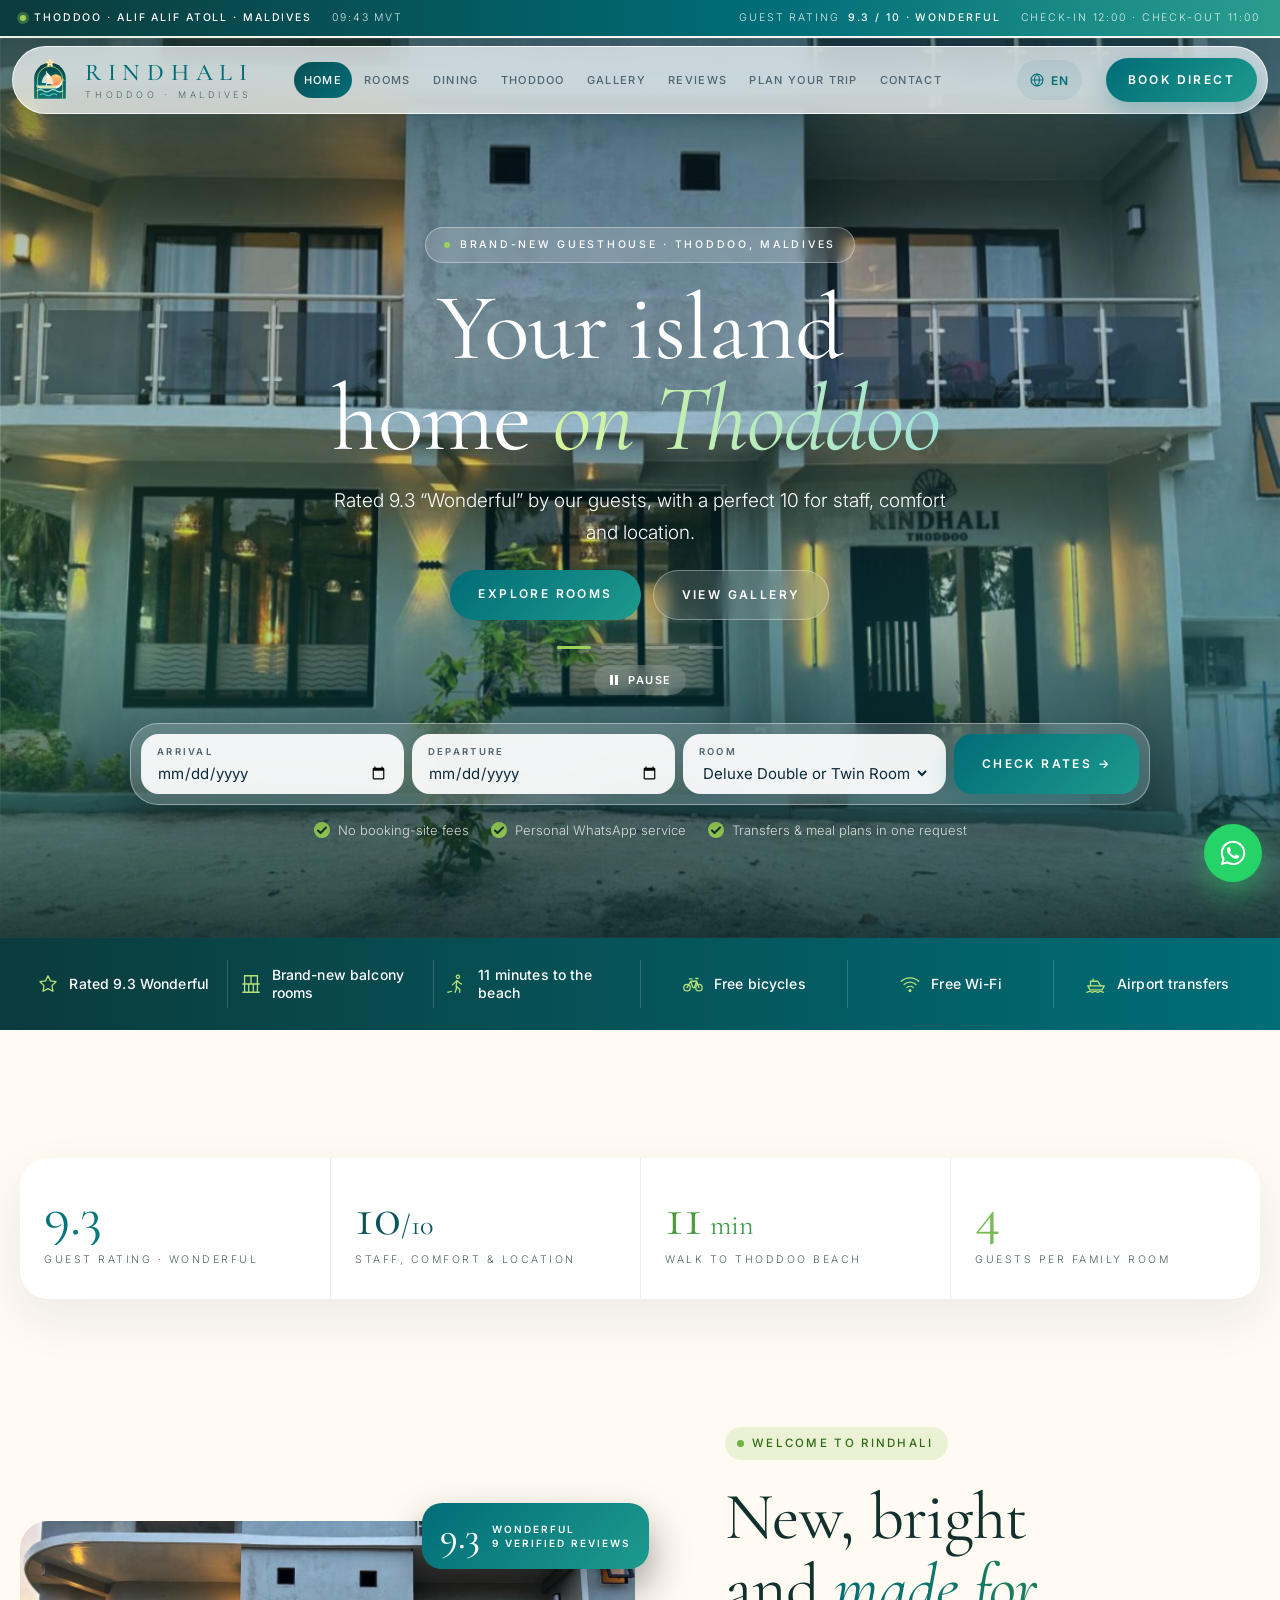
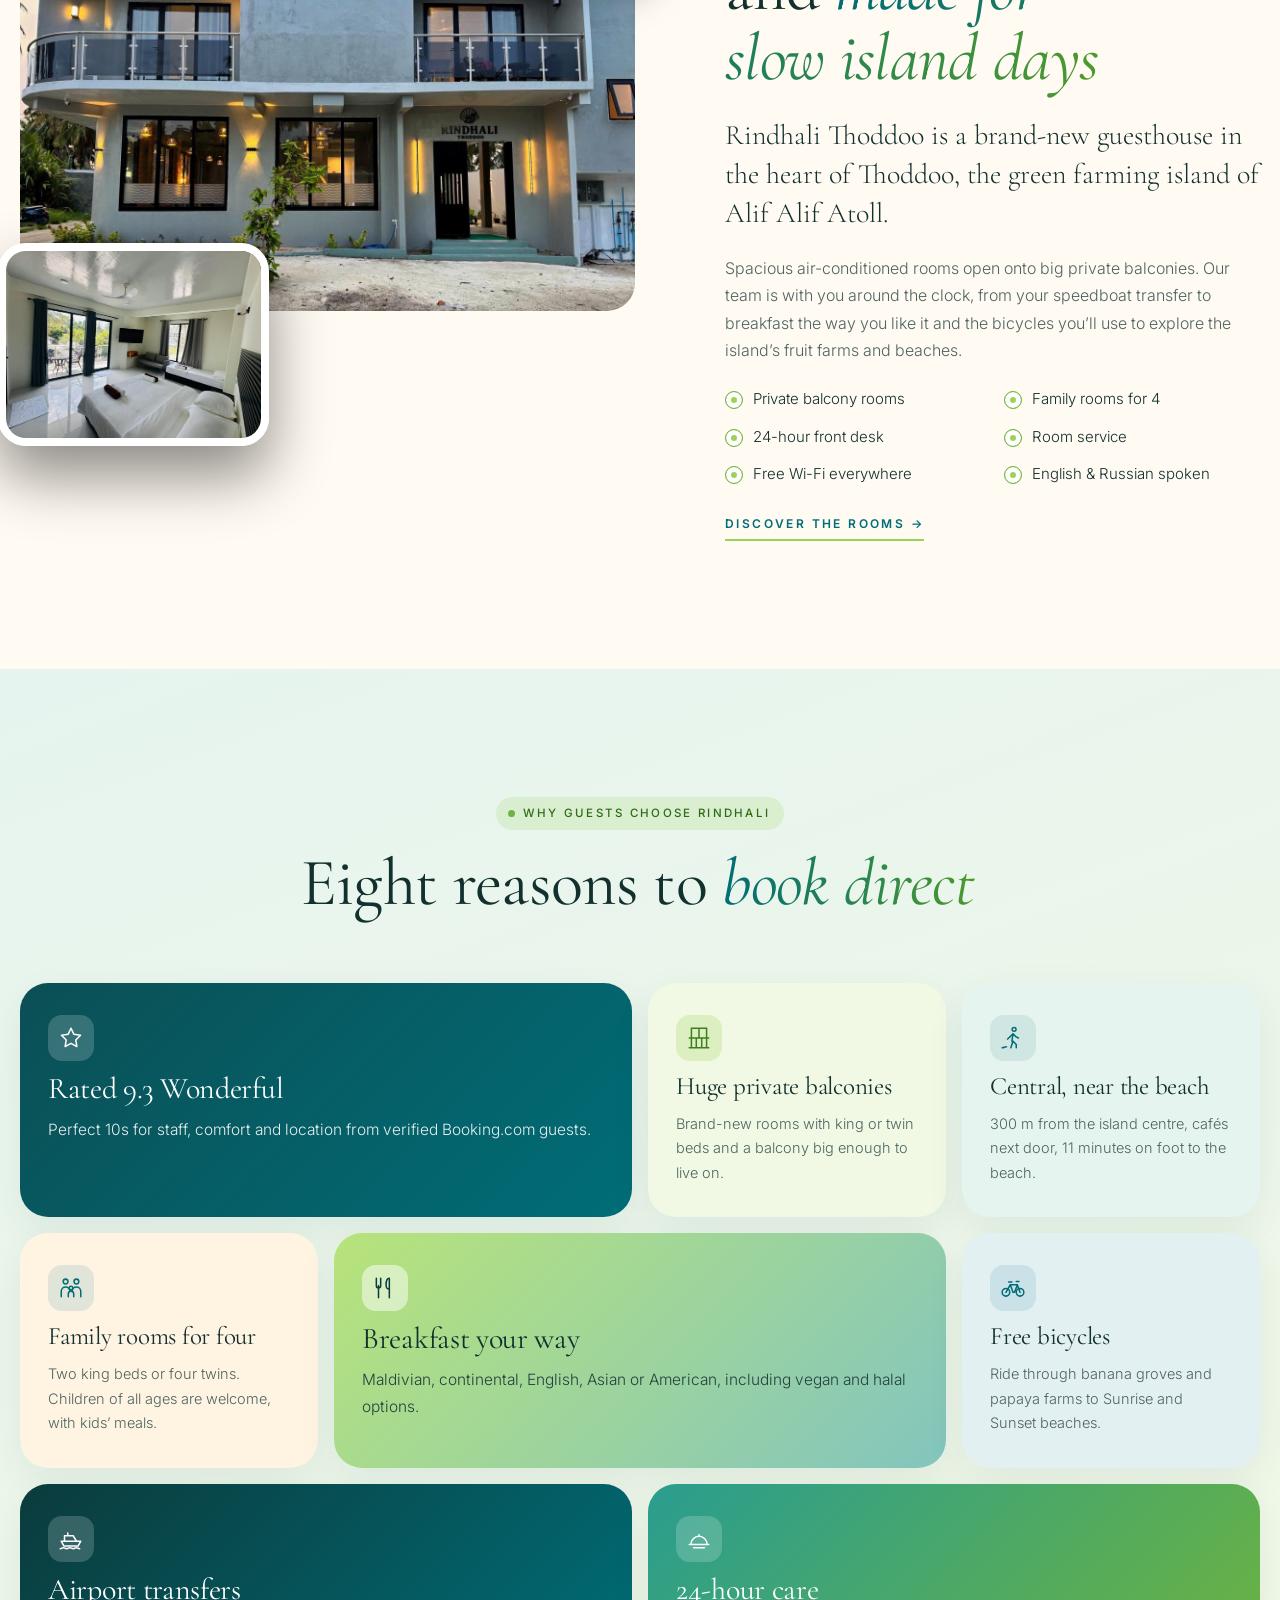
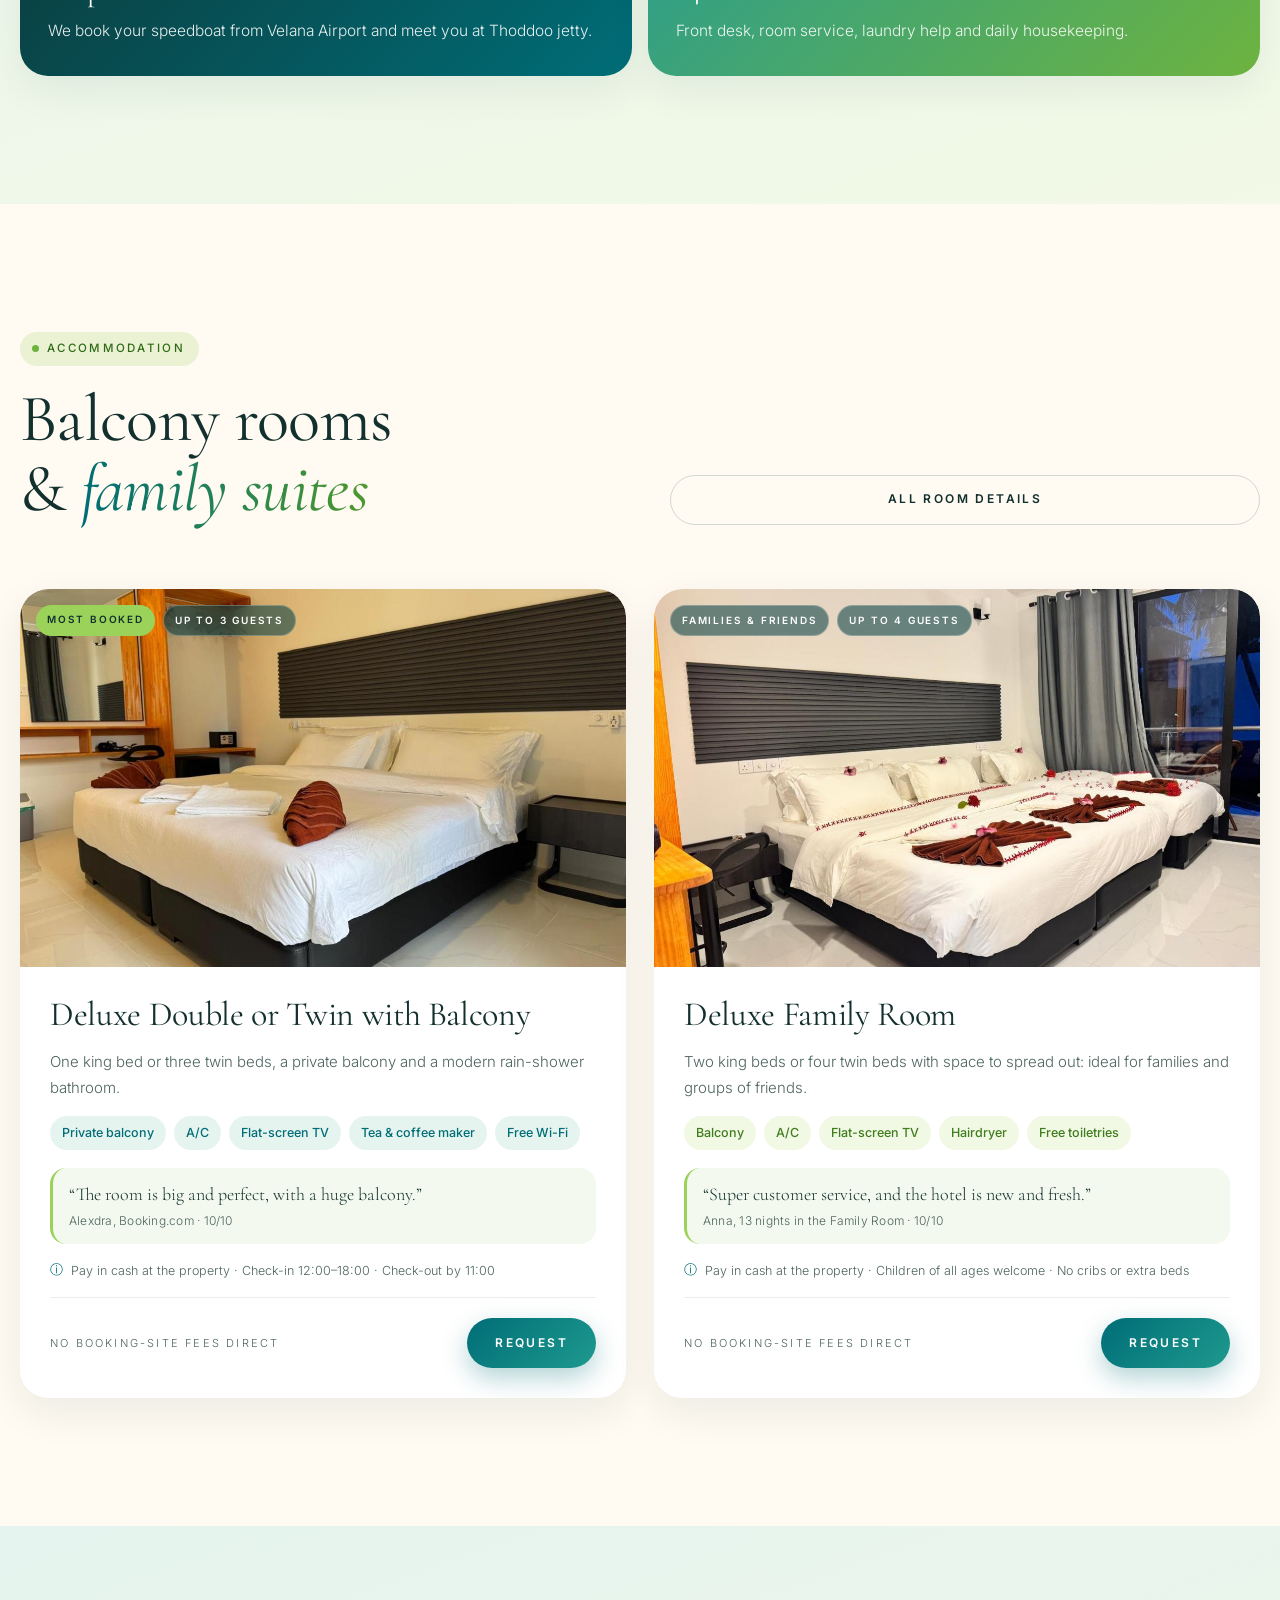
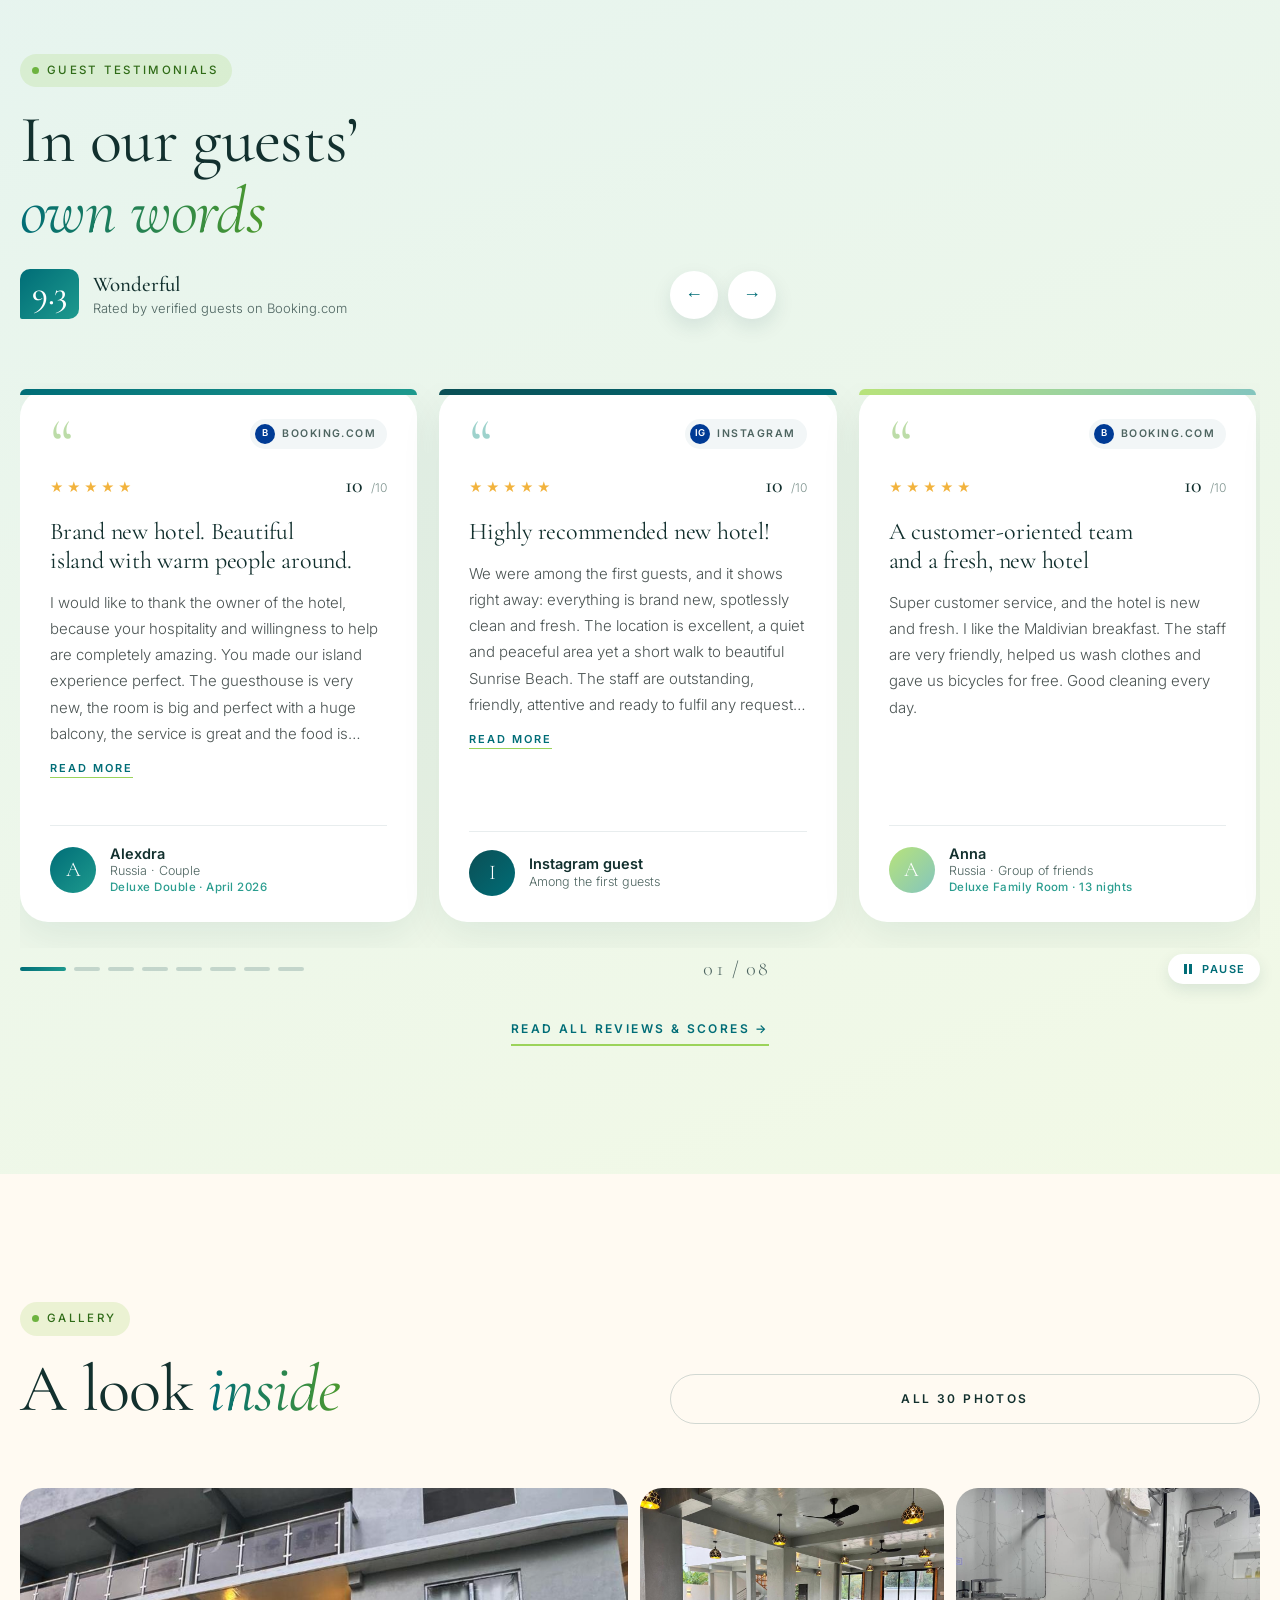
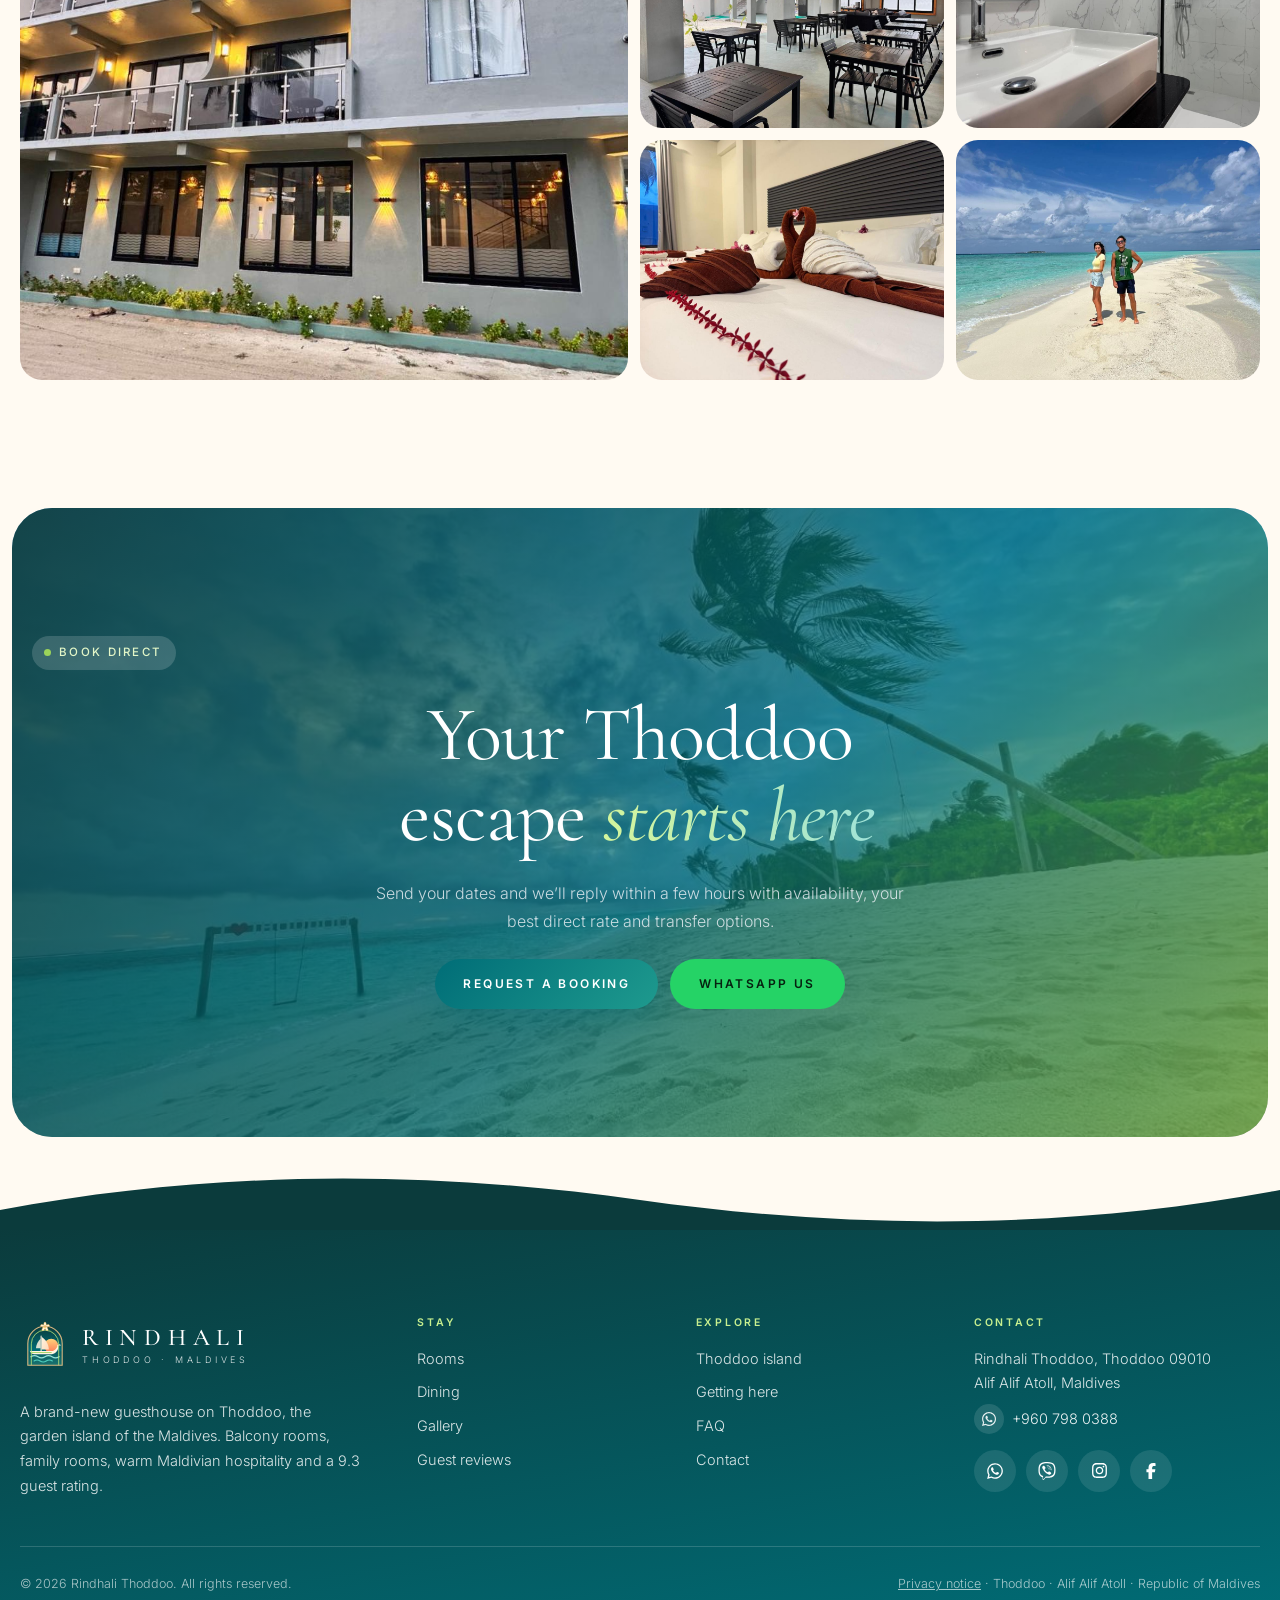
<file: index.html>
<!doctype html>
<html lang="en">
<head>
<meta charset="utf-8">
<meta name="viewport" content="width=device-width,initial-scale=1,viewport-fit=cover">
<title>Rindhali Thoddoo | Brand-New Guesthouse on Thoddoo Island, Maldives · Rated 9.3</title>
<meta name="description" content="Stay at Rindhali Thoddoo, a brand-new guesthouse on Thoddoo island, Maldives. Rated 9.3: balcony rooms, family rooms, free bikes and Wi-Fi. Book direct.">
<meta name="keywords" content="Rindhali Thoddoo, Thoddoo guesthouse, Thoddoo hotel, Thoddoo island, Maldives guesthouse, Alif Alif Atoll, local island Maldives, budget Maldives hotel, family room Maldives, Thoddoo accommodation">
<meta name="theme-color" content="#006D77">
<meta property="og:type" content="website">
<meta property="og:site_name" content="Rindhali Thoddoo">
<meta property="og:title" content="Rindhali Thoddoo | Brand-New Guesthouse on Thoddoo Island, Maldives · Rated 9.3">
<meta property="og:description" content="Stay at Rindhali Thoddoo, a brand-new guesthouse on Thoddoo island, Maldives. Rated 9.3: balcony rooms, family rooms, free bikes and Wi-Fi. Book direct.">
<meta property="og:image" content="assets/p26.jpg">
<meta name="twitter:card" content="summary_large_image">
<link rel="icon" type="image/svg+xml" href="logo-mark.svg">
<link rel="preconnect" href="https://fonts.googleapis.com">
<link rel="preconnect" href="https://fonts.gstatic.com" crossorigin>
<link rel="stylesheet" href="https://fonts.googleapis.com/css2?family=Cormorant+Garamond:ital,wght@0,400;0,500;1,400;1,500&family=Inter:wght@300;400;500;600&display=swap">
<link rel="stylesheet" href="style.css">
<script type="application/ld+json">
{"@context":"https://schema.org","@type":"Hotel","name":"Rindhali Thoddoo","description":"Brand-new guesthouse on Thoddoo island, Alif Alif Atoll, Maldives, with balcony rooms, family rooms, restaurant, free Wi-Fi, free bicycles and airport transfers.","address":{"@type":"PostalAddress","addressLocality":"Thoddoo","postalCode":"09010","addressRegion":"Alif Alif Atoll","addressCountry":"MV"},"geo":{"@type":"GeoCoordinates","latitude":4.44003597705171,"longitude":72.9604909913887},"checkinTime":"12:00","checkoutTime":"11:00","petsAllowed":false,"availableLanguage":["English","Russian"],"amenityFeature":[{"@type":"LocationFeatureSpecification","name":"Free Wi-Fi","value":true},{"@type":"LocationFeatureSpecification","name":"Air conditioning","value":true},{"@type":"LocationFeatureSpecification","name":"Restaurant","value":true},{"@type":"LocationFeatureSpecification","name":"Airport shuttle","value":true},{"@type":"LocationFeatureSpecification","name":"24-hour front desk","value":true},{"@type":"LocationFeatureSpecification","name":"Room service","value":true},{"@type":"LocationFeatureSpecification","name":"Family rooms","value":true},{"@type":"LocationFeatureSpecification","name":"Garden","value":true},{"@type":"LocationFeatureSpecification","name":"Terrace","value":true}],"aggregateRating":{"@type":"AggregateRating","ratingValue":"9.3","bestRating":"10","worstRating":"1","reviewCount":"9"},"image":"assets/p26.jpg"}
</script>
</head>
<body data-page="home">
<svg width="0" height="0" style="position:absolute" aria-hidden="true">
  <defs id="logo-defs"><linearGradient id="rg-sky" x1="0" y1="0" x2="0" y2="1"><stop offset="0" stop-color="#0B3B3C"/><stop offset=".62" stop-color="#006D77"/><stop offset="1" stop-color="#2A9D8F"/></linearGradient>
    <linearGradient id="rg-sun" x1="0" y1="0" x2="0" y2="1"><stop offset="0" stop-color="#FFD27A"/><stop offset="1" stop-color="#FF7A59"/></linearGradient>
    <linearGradient id="rg-sail" x1="0" y1="0" x2="1" y2="1"><stop offset="0" stop-color="#FFF4E2"/><stop offset="1" stop-color="#FFD9B8"/></linearGradient>
    <clipPath id="rg-clip"><path d="M10 58V30a22 22 0 0 1 44 0v28z"/></clipPath></defs><symbol id="logo" viewBox="0 0 64 64"><path d="M10 58V30a22 22 0 0 1 44 0v28z" fill="url(#rg-sky)"/>
  <g clip-path="url(#rg-clip)">
    <circle cx="40" cy="33" r="9" fill="url(#rg-sun)"/>
    <path d="M10 40h44v18H10z" fill="#0B4F55" opacity=".55"/>
    <path d="M14 47c3-2 6-2 9 0s6 2 9 0 6-2 9 0 6 2 9 0" fill="none" stroke="#A7F0E6" stroke-width="1.6" stroke-linecap="round" opacity=".9"/>
    <path d="M18 52.5c2.6-1.7 5.2-1.7 7.8 0s5.2 1.7 7.8 0 5.2-1.7 7.8 0" fill="none" stroke="#5EEAD4" stroke-width="1.4" stroke-linecap="round" opacity=".8"/>
  </g>
  <g transform="translate(-3 0)">
  <path d="M30 20.5v19.2" stroke="#FFF4E2" stroke-width="1.3" stroke-linecap="round"/>
  <path d="M30.6 21.5c5.6 3.6 8.8 9.4 9.4 16.2H30.6z" fill="url(#rg-sail)"/>
  <path d="M29.4 24c-3.6 3-5.6 7.2-6 12.2h6z" fill="#FFF4E2" opacity=".85"/>
  <path d="M15.5 39.6h27.8c2.6 0 4.6-1.3 6.2-3.6l1.6-2.4c.4-.6 1.2-.4 1.2.3-.2 3.4-1.8 6.4-4.4 8.2-1.6 1.1-3.6 1.7-5.8 1.7H21.5c-2.6 0-4.8-1.6-6-4.2z" fill="#FFF4E2"/>
  <path d="M51 33.4c.9-1.4 2.4-2 3.4-1.2" fill="none" stroke="#FFF4E2" stroke-width="1.3" stroke-linecap="round"/>
  <path d="M18 41.6h25" stroke="#9BD35A" stroke-width="1.1" stroke-linecap="round"/>
  </g>
  <path d="M14.5 58V30.5a17.5 17.5 0 0 1 35 0V58" fill="none" stroke="#B8E37A" stroke-width="1.1" opacity=".95"/>
  <g transform="translate(32 8.6)">
    <g fill="#FFF4E2" stroke="#FFC24B" stroke-width=".5">
      <ellipse rx="1.6" ry="3.4" transform="rotate(0) translate(0 -2.6)"/>
      <ellipse rx="1.6" ry="3.4" transform="rotate(72) translate(0 -2.6)"/>
      <ellipse rx="1.6" ry="3.4" transform="rotate(144) translate(0 -2.6)"/>
      <ellipse rx="1.6" ry="3.4" transform="rotate(216) translate(0 -2.6)"/>
      <ellipse rx="1.6" ry="3.4" transform="rotate(288) translate(0 -2.6)"/>
    </g>
    <circle r="1.3" fill="#FFC24B"/>
  </g><path d="M10 58V30a22 22 0 0 1 44 0v28z" fill="none" style="stroke:var(--lg-edge,none)" stroke-width="1.4"/></symbol>
  
  <symbol id="i-wa" viewBox="0 0 448 512"><path fill="currentColor" d="M380.9 97.1C339 55.1 283.2 32 223.9 32c-122.4 0-222 99.6-222 222 0 39.1 10.2 77.3 29.6 111L0 480l117.7-30.9c32.4 17.7 68.9 27 106.1 27h.1c122.3 0 224.1-99.6 224.1-222 0-59.3-25.2-115-67.1-157zm-157 341.6c-33.2 0-65.7-8.9-94-25.7l-6.7-4-69.8 18.3L72 359.2l-4.4-7c-18.5-29.4-28.2-63.3-28.2-98.2 0-101.7 82.8-184.5 184.6-184.5 49.3 0 95.6 19.2 130.4 54.1 34.8 34.9 56.2 81.2 56.1 130.5 0 101.8-84.9 184.6-186.6 184.6zm101.2-138.2c-5.5-2.8-32.8-16.2-37.9-18-5.1-1.9-8.8-2.8-12.5 2.8-3.7 5.6-14.3 18-17.6 21.8-3.2 3.7-6.5 4.2-12 1.4-32.6-16.3-54-29.1-75.5-66-5.7-9.8 5.7-9.1 16.3-30.3 1.8-3.7.9-6.9-.5-9.7-1.4-2.8-12.5-30.1-17.1-41.2-4.5-10.8-9.1-9.3-12.5-9.5-3.2-.2-6.9-.2-10.6-.2-3.7 0-9.7 1.4-14.8 6.9-5.1 5.6-19.4 19-19.4 46.3 0 27.3 19.9 53.7 22.6 57.4 2.8 3.7 39.1 59.7 94.8 83.8 35.2 15.2 49 16.5 66.6 13.9 10.7-1.6 32.8-13.4 37.4-26.4 4.6-13 4.6-24.1 3.2-26.4-1.3-2.5-5-3.9-10.5-6.6z"/></symbol>
  <symbol id="i-ig" viewBox="0 0 448 512"><path fill="currentColor" d="M224.1 141c-63.6 0-114.9 51.3-114.9 114.9s51.3 114.9 114.9 114.9S339 319.5 339 255.9 287.7 141 224.1 141zm0 189.6c-41.1 0-74.7-33.5-74.7-74.7s33.5-74.7 74.7-74.7 74.7 33.5 74.7 74.7-33.6 74.7-74.7 74.7zm146.4-194.3c0 14.9-12 26.8-26.8 26.8-14.9 0-26.8-12-26.8-26.8s12-26.8 26.8-26.8 26.8 12 26.8 26.8zm76.1 27.2c-1.7-35.9-9.9-67.7-36.2-93.9-26.2-26.2-58-34.4-93.9-36.2-37-2.1-147.9-2.1-184.9 0-35.8 1.7-67.6 9.9-93.9 36.1s-34.4 58-36.2 93.9c-2.1 37-2.1 147.9 0 184.9 1.7 35.9 9.9 67.7 36.2 93.9s58 34.4 93.9 36.2c37 2.1 147.9 2.1 184.9 0 35.9-1.7 67.7-9.9 93.9-36.2 26.2-26.2 34.4-58 36.2-93.9 2.1-37 2.1-147.8 0-184.8zM398.8 388c-7.8 19.6-22.9 34.7-42.6 42.6-29.5 11.7-99.5 9-132.1 9s-102.7 2.6-132.1-9c-19.6-7.8-34.7-22.9-42.6-42.6-11.7-29.5-9-99.5-9-132.1s-2.6-102.7 9-132.1c7.8-19.6 22.9-34.7 42.6-42.6 29.5-11.7 99.5-9 132.1-9s102.7-2.6 132.1 9c19.6 7.8 34.7 22.9 42.6 42.6 11.7 29.5 9 99.5 9 132.1s2.7 102.7-9 132.1z"/></symbol>
  <symbol id="i-viber" viewBox="0 0 512 512"><path fill="currentColor" d="M444 49.9C431.3 38.2 379.9.9 265.3.4c0 0-135.1-8.1-200.9 52.3C27.8 89.3 14.9 143 13.5 209.5c-1.4 66.5-3.1 191.1 117 224.9h.1l-.1 51.6s-.8 20.9 13 25.1c16.6 5.2 26.4-10.7 42.3-27.8 8.7-9.4 20.7-23.2 29.8-33.7 82.2 6.9 145.3-8.9 152.5-11.2 16.6-5.4 110.5-17.4 125.7-142 15.8-128.6-7.6-209.8-49.8-246.5zM457.9 287c-12.9 104-89 110.6-103 115.1-6 1.9-61.5 15.7-131.2 11.2 0 0-52 62.7-68.2 79-5.3 5.3-11.1 4.8-11-5.7 0-6.9.4-85.7.4-85.7-.1 0-.1 0 0 0-101.8-28.2-95.8-134.3-94.7-189.8 1.1-55.5 11.6-101 42.6-131.6 55.7-50.5 170.4-43 170.4-43 96.9.4 143.3 29.6 154.1 39.4 35.7 30.6 53.9 103.8 40.6 211.1zm-139-80.8c.4 8.6-12.5 9.2-12.9.6-1.1-22-11.4-32.7-32.6-33.9-8.6-.5-7.8-13.4.7-12.9 27.9 1.5 43.4 17.5 44.8 46.2zm20.3 11.3c1-42.4-25.5-75.6-75.8-79.3-8.5-.6-7.6-13.5.9-12.9 58 4.2 88.9 44.1 87.8 92.5-.1 8.6-13.1 8.2-12.9-.3zm47 13.4c.1 8.6-12.9 8.7-12.9.1-.6-81.5-54.9-125.9-120.8-126.4-8.5-.1-8.5-12.9 0-12.9 73.7.5 133 51.4 133.7 139.2zM374.9 329v.2c-10.8 19-31 40-51.8 33.3l-.2-.3c-21.1-5.9-70.8-31.5-102.2-56.5-16.2-12.8-31-27.9-42.4-42.4-10.3-12.9-20.7-28.2-30.8-46.6-21.3-38.5-26-55.7-26-55.7-6.7-20.8 14.2-41 33.3-51.8h.2c9.2-4.8 18-3.2 23.9 3.9 0 0 12.4 14.8 17.7 22.1 5 6.8 11.7 17.7 15.2 23.8 6.1 10.9 2.3 22-3.7 26.6l-12 9.6c-6.1 4.9-5.3 14-5.3 14s17.8 67.3 84.3 84.3c0 0 9.1.8 14-5.3l9.6-12c4.6-6 15.7-9.8 26.6-3.7 14.7 8.3 33.4 21.2 45.8 32.9 7 5.7 8.6 14.4 3.8 23.6z"/></symbol>
  <symbol id="i-fb" viewBox="0 0 320 512"><path fill="currentColor" d="M80 299.3V512H196V299.3h86.5l18-97.8H196V166.9c0-51.7 20.3-71.5 72.7-71.5c16.3 0 29.4 .4 37 1.2V7.9C291.4 4 256.4 0 236.2 0C129.3 0 80 50.5 80 159.4v42.1H14v97.8H80z"/></symbol>
  <symbol id="i-mail" viewBox="0 0 24 24"><g fill="none" stroke="currentColor" stroke-width="1.5" stroke-linecap="round" stroke-linejoin="round"><rect x="3" y="5" width="18" height="14" rx="2"/><path d="M3 7l9 6 9-6"/></g></symbol>
  <symbol id="i-pin" viewBox="0 0 24 24"><g fill="none" stroke="currentColor" stroke-width="1.5" stroke-linejoin="round"><path d="M12 21s-7-6.2-7-11.5A7 7 0 0 1 19 9.5C19 14.8 12 21 12 21z"/><circle cx="12" cy="9.5" r="2.5"/></g></symbol>
  <symbol id="i-phone" viewBox="0 0 24 24"><path fill="none" stroke="currentColor" stroke-width="1.5" stroke-linejoin="round" d="M5 4h4l2 5-2.5 1.5a11 11 0 0 0 5 5L15 13l5 2v4a2 2 0 0 1-2 2A16 16 0 0 1 3 6a2 2 0 0 1 2-2"/></symbol>
  <symbol id="i-clock" viewBox="0 0 24 24"><g fill="none" stroke="currentColor" stroke-width="1.5" stroke-linecap="round"><circle cx="12" cy="12" r="9"/><path d="M12 7v5l3 2"/></g></symbol>
  <symbol id="u-star" viewBox="0 0 24 24"><path fill="none" stroke="currentColor" stroke-width="1.4" stroke-linejoin="round" d="M12 3l2.7 5.6 6.1.9-4.4 4.3 1 6.1L12 17l-5.4 2.9 1-6.1-4.4-4.3 6.1-.9z"/></symbol>
  <symbol id="u-bal" viewBox="0 0 24 24"><g fill="none" stroke="currentColor" stroke-width="1.4" stroke-linecap="round"><path d="M5 3h14v9H5zM12 3v9M3 12h18M5 12v9M9.5 12v9M14.5 12v9M19 12v9M3 21h18"/></g></symbol>
  <symbol id="u-walk" viewBox="0 0 24 24"><g fill="none" stroke="currentColor" stroke-width="1.4" stroke-linecap="round" stroke-linejoin="round"><circle cx="13" cy="4" r="1.8"/><path d="M10 21l2-6 3 3v3M9 11l3-3 3 3 2 1M12 8l-1 7M7 13l2-2"/><path d="M2 21c2 0 2-1 4-1"/></g></symbol>
  <symbol id="u-fam" viewBox="0 0 24 24"><g fill="none" stroke="currentColor" stroke-width="1.4" stroke-linecap="round"><circle cx="7" cy="6" r="2.2"/><circle cx="17" cy="6" r="2.2"/><circle cx="12" cy="12" r="1.7"/><path d="M3 20v-5a4 4 0 0 1 8 0M13 15a4 4 0 0 1 8 0v5M9.5 20v-2.5a2.5 2.5 0 0 1 5 0V20"/></g></symbol>
  <symbol id="u-bike" viewBox="0 0 24 24"><g fill="none" stroke="currentColor" stroke-width="1.4" stroke-linecap="round" stroke-linejoin="round"><circle cx="5.5" cy="16" r="3.5"/><circle cx="18.5" cy="16" r="3.5"/><path d="M5.5 16l4-7h6.5l2.5 7M9.5 9L12 16h1.5L16 9M8 6.5h3M15 6h2.5"/></g></symbol>
  <symbol id="u-boat" viewBox="0 0 24 24"><g fill="none" stroke="currentColor" stroke-width="1.4" stroke-linecap="round" stroke-linejoin="round"><path d="M3 14h18l-2.5 4.5H5.5z"/><path d="M6 14V9h8l3 5M9 9V6.5M2 21c1.5 0 1.5-1 3-1s1.5 1 3 1 1.5-1 3-1 1.5 1 3 1 1.5-1 3-1 1.5 1 3 1"/></g></symbol>
  <symbol id="u-food" viewBox="0 0 24 24"><g fill="none" stroke="currentColor" stroke-width="1.4" stroke-linecap="round" stroke-linejoin="round"><path d="M4 3v7a2 2 0 0 0 4 0V3M6 10v11M16 3c-2 0-3 2.5-3 6s1 4 3 4v8M16 3v18"/></g></symbol>
  <symbol id="u-wifi" viewBox="0 0 24 24"><g fill="none" stroke="currentColor" stroke-width="1.4" stroke-linecap="round"><path d="M2.5 9a14 14 0 0 1 19 0M5.5 12.5a9.5 9.5 0 0 1 13 0M8.5 16a5 5 0 0 1 7 0"/><circle cx="12" cy="19.2" r="1" fill="currentColor"/></g></symbol>
  <symbol id="u-snow" viewBox="0 0 24 24"><g fill="none" stroke="currentColor" stroke-width="1.4" stroke-linecap="round"><path d="M12 2v20M4.5 6.5l15 11M19.5 6.5l-15 11M9 3.5l3 2.5 3-2.5M9 20.5l3-2.5 3 2.5"/></g></symbol>
  <symbol id="u-desk" viewBox="0 0 24 24"><g fill="none" stroke="currentColor" stroke-width="1.4" stroke-linecap="round"><path d="M3 18h18M5 18a7 7 0 0 1 14 0M12 9V7M10 7h4"/></g></symbol>
  <symbol id="u-bell" viewBox="0 0 24 24"><g fill="none" stroke="currentColor" stroke-width="1.4" stroke-linecap="round"><path d="M3 17h18M4.5 17a7.5 7.5 0 0 1 15 0M12 9.5V8M7 20h10"/></g></symbol>
  <symbol id="u-leaf" viewBox="0 0 24 24"><g fill="none" stroke="currentColor" stroke-width="1.4" stroke-linecap="round" stroke-linejoin="round"><path d="M5 19c0-8 5-14 15-15-1 10-7 15-15 15zM5 19l8-8"/></g></symbol>
  <symbol id="u-wash" viewBox="0 0 24 24"><g fill="none" stroke="currentColor" stroke-width="1.4"><rect x="4" y="3" width="16" height="18" rx="2"/><circle cx="12" cy="13" r="4.5"/><path d="M7 6.5h2"/></g></symbol>
  <symbol id="u-cash" viewBox="0 0 24 24"><g fill="none" stroke="currentColor" stroke-width="1.4"><rect x="2.5" y="6" width="19" height="12" rx="2"/><circle cx="12" cy="12" r="2.8"/></g></symbol>
  <symbol id="u-lang" viewBox="0 0 24 24"><g fill="none" stroke="currentColor" stroke-width="1.4"><circle cx="12" cy="12" r="9"/><path d="M3 12h18M12 3c2.5 2.6 3.8 5.6 3.8 9s-1.3 6.4-3.8 9c-2.5-2.6-3.8-5.6-3.8-9S9.5 5.6 12 3z"/></g></symbol>
  <symbol id="u-nosmoke" viewBox="0 0 24 24"><g fill="none" stroke="currentColor" stroke-width="1.4" stroke-linecap="round"><circle cx="12" cy="12" r="9"/><path d="M5.6 5.6l12.8 12.8M7 13h7M16 13h1"/></g></symbol>
</svg>

<a class="skip" href="#main">Skip to content</a>
<div class="progress" aria-hidden="true"><i></i></div>
<div class="ticker" role="note">
  <div class="wrap">
    <div class="l">
      <span><i class="dot" aria-hidden="true"></i><b>Thoddoo · Alif Alif Atoll · Maldives</b></span>
      <span class="hide-s coord">4.44° N · 72.96° E</span>
      <span class="hide-s" id="mvt"></span>
      <span id="wx" hidden></span>
    </div>
    <div class="r">
      <span>Guest rating <b>9.3 / 10 · Wonderful</b></span>
      <span class="hide-s">Check-in 12:00 · Check-out 11:00</span>
    </div>
  </div>
</div>

<header class="site-h">
  <div class="wrap">
    <a class="logo" href="index.html" aria-label="Rindhali Thoddoo, home">
      <svg class="logo-svg" aria-hidden="true"><use href="#logo"/></svg>
      <span class="logo-t"><b>RINDHALI</b><small>THODDOO · MALDIVES</small></span>
    </a>
    <nav class="nav" id="nav" aria-label="Main">
      <a href="index.html" data-p="home">Home</a>
      <a href="rooms.html" data-p="rooms">Rooms</a>
      <a href="dining.html" data-p="dining">Dining</a>
      <a href="experiences.html" data-p="experiences">Thoddoo</a>
      <a href="gallery.html" data-p="gallery">Gallery</a>
      <a href="reviews.html" data-p="reviews">Reviews</a>
      <a href="plan.html" data-p="plan">Plan Your Trip</a>
      <a href="contact.html" data-p="contact">Contact</a>
      <a class="btn btn-light" href="contact.html#book">Book direct</a>
    </nav>
    <a class="btn btn-light" href="contact.html#book">Book direct</a>
    <button class="burger" type="button" aria-label="Menu" aria-expanded="false" aria-controls="nav"><i></i><i></i><i></i></button>
  </div>
</header>

<main id="main" tabindex="-1">
<section class="hero" aria-label="Welcome">
  <div class="slides">
    <div class="slide on" data-usp="Rated 9.3 “Wonderful” by our guests, with a perfect 10 for staff, comfort and location."><img src="assets/p13.jpg" alt="Front of Rindhali Thoddoo guesthouse with its name sign above the entrance" fetchpriority="high" decoding="async"></div>
    <div class="slide" data-usp="Brand-new rooms with huge private balconies, king beds and rain showers."><img src="assets/p02.jpg" alt="Wide view of a spacious room with balcony doors, sofa and beds"></div>
    <div class="slide" data-usp="Sandbank picnics, snorkelling with turtles and dolphin cruises, arranged by our team."><img src="assets/p30.jpg" alt="Guests on a white sandbank in the turquoise lagoon near Thoddoo"></div>
    <div class="slide" data-usp="An 11-minute walk to Thoddoo’s white-sand bikini beach, with cafés right on the doorstep."><img src="assets/p09.jpg" alt="Palm tree over the white sand of Thoddoo beach"></div>
  </div>
  <div class="hero-c">
    <span class="pill rv">Brand-new guesthouse · Thoddoo, Maldives</span>
    <h1 class="rv">Your island home <em>on Thoddoo</em></h1>
    <p class="usp-rot rv" aria-live="polite"><span></span></p>
    <div class="row rv"><a class="btn btn-light" href="rooms.html">Explore rooms</a><a class="btn btn-ghost" href="gallery.html">View gallery</a></div>
    <div class="dots" aria-label="Slides"></div>
  </div>
  <div class="bbar rv">
    <form id="bookBar" aria-label="Check availability">
      <label><span>Arrival</span><input type="date" id="bIn" required></label>
      <label><span>Departure</span><input type="date" id="bOut" required></label>
      <label><span>Room</span><select id="bRoom"><option value="Deluxe Double or Twin Room with Balcony">Deluxe Double or Twin Room with Balcony</option><option value="Deluxe Family Room">Deluxe Family Room</option></select></label>
      <button class="btn btn-light" type="submit">Check rates →</button>
    </form>
    <ul class="perks" aria-label="Why book direct">
      <li>No booking-site fees</li><li>Personal WhatsApp service</li><li>Transfers &amp; meal plans in one request</li>
    </ul>
  </div>
</section>

<div class="highlights" aria-label="Highlights">
  <ul class="wrap">
    <li><svg width="22" height="22" aria-hidden="true"><use href="#u-star"/></svg><b>Rated 9.3 Wonderful</b></li>
    <li><svg width="22" height="22" aria-hidden="true"><use href="#u-bal"/></svg><b>Brand-new balcony rooms</b></li>
    <li><svg width="22" height="22" aria-hidden="true"><use href="#u-walk"/></svg><b>11 minutes to the beach</b></li>
    <li><svg width="22" height="22" aria-hidden="true"><use href="#u-bike"/></svg><b>Free bicycles</b></li>
    <li><svg width="22" height="22" aria-hidden="true"><use href="#u-wifi"/></svg><b>Free Wi-Fi</b></li>
    <li><svg width="22" height="22" aria-hidden="true"><use href="#u-boat"/></svg><b>Airport transfers</b></li>
  </ul>
</div>

<section class="band">
  <div class="wrap">
    <div class="stats rv">
      <div class="stat"><b>9.3</b><span>Guest rating · Wonderful</span></div>
      <div class="stat"><b>10<small>/10</small></b><span>Staff, comfort &amp; location</span></div>
      <div class="stat"><b>11<small> min</small></b><span>Walk to Thoddoo beach</span></div>
      <div class="stat"><b>4</b><span>Guests per family room</span></div>
    </div>
  </div>
</section>

<section class="band" style="padding-top:0">
  <div class="wrap split">
    <div class="collage full rv">
      <div class="a"><img loading="lazy" src="assets/p13.jpg" width="1280" height="810" alt="Rindhali Thoddoo entrance with the guesthouse name sign"></div>
      <div class="b"><img loading="lazy" src="assets/p02.jpg" width="1200" height="900" alt="Wide view of a spacious room with balcony doors, sofa, TV and beds"></div>
      <div class="badge-score"><b>9.3</b><span>Wonderful<br>9 verified reviews</span></div>
    </div>
    <div class="split-copy rv">
      <span class="kicker">Welcome to Rindhali</span>
      <h2 class="h2">New, bright and <em>made for slow island days</em></h2>
      <p class="big">Rindhali Thoddoo is a brand-new guesthouse in the heart of Thoddoo, the green farming island of Alif Alif Atoll.</p>
      <p>Spacious air-conditioned rooms open onto big private balconies. Our team is with you around the clock, from your speedboat transfer to breakfast the way you like it and the bicycles you’ll use to explore the island’s fruit farms and beaches.</p>
      <ul class="ticks">
        <li>Private balcony rooms</li><li>Family rooms for 4</li><li>24-hour front desk</li><li>Room service</li><li>Free Wi-Fi everywhere</li><li>English &amp; Russian spoken</li>
      </ul>
      <div><a class="arrow" href="rooms.html">Discover the rooms →</a></div>
    </div>
  </div>
</section>

<section class="band alt">
  <div class="wrap">
    <div class="head center rv">
      <span class="kicker">Why guests choose Rindhali</span>
      <h2 class="h2">Eight reasons to <em>book direct</em></h2>
    </div>
    <div class="usps rv">
      <div class="usp"><svg width="30" height="30" aria-hidden="true"><use href="#u-star"/></svg><h3>Rated 9.3 Wonderful</h3><p>Perfect 10s for staff, comfort and location from verified Booking.com guests.</p></div>
      <div class="usp"><svg width="30" height="30" aria-hidden="true"><use href="#u-bal"/></svg><h3>Huge private balconies</h3><p>Brand-new rooms with king or twin beds and a balcony big enough to live on.</p></div>
      <div class="usp"><svg width="30" height="30" aria-hidden="true"><use href="#u-walk"/></svg><h3>Central, near the beach</h3><p>300 m from the island centre, cafés next door, 11 minutes on foot to the beach.</p></div>
      <div class="usp"><svg width="30" height="30" aria-hidden="true"><use href="#u-fam"/></svg><h3>Family rooms for four</h3><p>Two king beds or four twins. Children of all ages are welcome, with kids’ meals.</p></div>
      <div class="usp"><svg width="30" height="30" aria-hidden="true"><use href="#u-food"/></svg><h3>Breakfast your way</h3><p>Maldivian, continental, English, Asian or American, including vegan and halal options.</p></div>
      <div class="usp"><svg width="30" height="30" aria-hidden="true"><use href="#u-bike"/></svg><h3>Free bicycles</h3><p>Ride through banana groves and papaya farms to Sunrise and Sunset beaches.</p></div>
      <div class="usp"><svg width="30" height="30" aria-hidden="true"><use href="#u-boat"/></svg><h3>Airport transfers</h3><p>We book your speedboat from Velana Airport and meet you at Thoddoo jetty.</p></div>
      <div class="usp"><svg width="30" height="30" aria-hidden="true"><use href="#u-bell"/></svg><h3>24-hour care</h3><p>Front desk, room service, laundry help and daily housekeeping.</p></div>
    </div>
  </div>
</section>

<section class="band">
  <div class="wrap">
    <div class="head split rv">
      <div><span class="kicker">Accommodation</span><h2 class="h2">Balcony rooms &amp; <em>family suites</em></h2></div>
      <a class="btn btn-ghost" href="rooms.html">All room details</a>
    </div>
    <div class="rooms">
      <article class="room rv">
        <div class="ph"><img loading="lazy" src="assets/p28.jpg" alt="Deluxe double room with king bed"><div class="tags"><span class="tag hot">Most booked</span><span class="tag">Up to 3 guests</span></div></div>
        <div class="in">
          <h3>Deluxe Double or Twin with Balcony</h3>
          <p>One king bed or three twin beds, a private balcony and a modern rain-shower bathroom.</p>
          <ul class="feat"><li>Private balcony</li><li>A/C</li><li>Flat-screen TV</li><li>Tea &amp; coffee maker</li><li>Free Wi-Fi</li></ul>
          <blockquote class="rq">“The room is big and perfect, with a huge balcony.” <cite>Alexdra, Booking.com · 10/10</cite></blockquote>
          <p class="policy">Pay in cash at the property · Check-in 12:00–18:00 · Check-out by 11:00</p>
          <div class="foot"><small>No booking-site fees direct</small><a class="btn btn-light" href="contact.html?room=Deluxe%20Double%20or%20Twin%20Room%20with%20Balcony#book">Request</a></div>
        </div>
      </article>
      <article class="room rv">
        <div class="ph"><img loading="lazy" src="assets/p19.jpg" alt="Deluxe family room with four beds"><div class="tags"><span class="tag">Families &amp; friends</span><span class="tag">Up to 4 guests</span></div></div>
        <div class="in">
          <h3>Deluxe Family Room</h3>
          <p>Two king beds or four twin beds with space to spread out: ideal for families and groups of friends.</p>
          <ul class="feat"><li>Balcony</li><li>A/C</li><li>Flat-screen TV</li><li>Hairdryer</li><li>Free toiletries</li></ul>
          <blockquote class="rq">“Super customer service, and the hotel is new and fresh.” <cite>Anna, 13 nights in the Family Room · 10/10</cite></blockquote>
          <p class="policy">Pay in cash at the property · Children of all ages welcome · No cribs or extra beds</p>
          <div class="foot"><small>No booking-site fees direct</small><a class="btn btn-light" href="contact.html?room=Deluxe%20Family%20Room#book">Request</a></div>
        </div>
      </article>
    </div>
  </div>
</section>

<section class="band alt">
  <div class="wrap">
    <div class="head split rv">
      <div><span class="kicker">Guest testimonials</span><h2 class="h2">In our guests’ <em>own words</em></h2><div class="tm-sum"><b>9.3</b><span><strong>Wonderful</strong>Rated by verified guests on Booking.com</span></div></div>
      <div class="tm-nav"><button type="button" id="tmPrev" aria-label="Previous reviews">←</button><button type="button" id="tmNext" aria-label="Next reviews">→</button></div>
    </div>
    <div class="tm-wrap rv" aria-roledescription="carousel" aria-label="Guest reviews"><div class="tm-track" id="tmTrack" tabindex="0"></div><div class="tm-foot"><div class="tm-dots" id="tmDots" aria-label="Choose review"></div><span class="tm-count" id="tmCount" aria-live="polite"></span></div></div>
    <p class="rv" style="margin-top:28px;text-align:center"><a class="arrow" href="reviews.html">Read all reviews &amp; scores →</a></p>
  </div>
</section>

<section class="band">
  <div class="wrap">
    <div class="head split rv">
      <div><span class="kicker">Gallery</span><h2 class="h2">A look <em>inside</em></h2></div>
      <a class="btn btn-ghost" href="gallery.html">All 30 photos</a>
    </div>
    <div class="strip rv">
      <a href="gallery.html"><img loading="lazy" src="assets/p11.jpg" alt="Rindhali Thoddoo facade and balconies"></a>
      <a href="gallery.html"><img loading="lazy" src="assets/p04.jpg" alt="Restaurant and dining hall"></a>
      <a href="gallery.html"><img loading="lazy" src="assets/p03.jpg" alt="Walk-in rain shower"></a>
      <a href="gallery.html"><img loading="lazy" src="assets/p15.jpg" alt="Honeymoon turndown"></a>
      <a href="gallery.html"><img loading="lazy" src="assets/p30.jpg" alt="Sandbank day trip"></a>
    </div>
  </div>
</section>

<section class="band cta">
  <img loading="lazy" src="assets/p09.jpg" alt="">
  <div class="wrap rv">
    <span class="kicker">Book direct</span>
    <h2>Your Thoddoo escape <em>starts here</em></h2>
    <p>Send your dates and we’ll reply within a few hours with availability, your best direct rate and transfer options.</p>
    <div class="row"><a class="btn btn-light" href="contact.html#book">Request a booking</a><a class="btn btn-wa" data-link="whatsapp" href="contact.html" target="_blank" rel="noopener">WhatsApp us</a></div>
  </div>
</section>

</main>

<footer class="site-f">
  <div class="wrap">
    <div class="ft">
      <div>
        <a class="logo ft-logo" href="index.html" aria-label="Rindhali Thoddoo, home"><svg class="logo-svg" aria-hidden="true"><use href="#logo"/></svg><span class="logo-t"><b>RINDHALI</b><small>THODDOO · MALDIVES</small></span></a>
        <p>A brand-new guesthouse on Thoddoo, the garden island of the Maldives. Balcony rooms, family rooms, warm Maldivian hospitality and a 9.3 guest rating.</p>
      </div>
      <div>
        <h4>Stay</h4>
        <nav aria-label="Stay"><a href="rooms.html">Rooms</a><a href="dining.html">Dining</a><a href="gallery.html">Gallery</a><a href="reviews.html">Guest reviews</a></nav>
      </div>
      <div>
        <h4>Explore</h4>
        <nav aria-label="Explore"><a href="experiences.html">Thoddoo island</a><a href="plan.html">Getting here</a><a href="plan.html#faq">FAQ</a><a href="contact.html">Contact</a></nav>
      </div>
      <div>
        <h4>Contact</h4>
        <address class="ft-contact">
          <span>Rindhali Thoddoo, Thoddoo 09010<br>Alif Alif Atoll, Maldives</span>
          <span class="fc-line"><a class="fc-ico" data-link="whatsapp" href="contact.html" target="_blank" rel="noopener" aria-label="WhatsApp"><svg width="16" height="16" aria-hidden="true"><use href="#i-wa"/></svg></a><a class="fc-txt" data-link="phone" data-text="phone" href="contact.html"></a></span>
          <span class="fc-line"><a class="fc-ico" data-link="email" href="contact.html" aria-label="Email"><svg width="16" height="16" aria-hidden="true"><use href="#i-mail"/></svg></a><a class="fc-txt" data-link="email" data-text="email" href="contact.html"></a></span>
        </address>
        <div class="social" aria-label="Follow us">
          <a data-link="whatsapp" href="contact.html" target="_blank" rel="noopener" aria-label="WhatsApp"><svg width="18" height="18" aria-hidden="true"><use href="#i-wa"/></svg></a>
          <a data-link="viber" href="contact.html" aria-label="Viber"><svg width="18" height="18" aria-hidden="true"><use href="#i-viber"/></svg></a>
          <a data-link="instagram" href="contact.html" target="_blank" rel="noopener" aria-label="Instagram"><svg width="17" height="17" aria-hidden="true"><use href="#i-ig"/></svg></a>
          <a data-link="facebook" href="contact.html" target="_blank" rel="noopener" aria-label="Facebook"><svg width="16" height="16" aria-hidden="true"><use href="#i-fb"/></svg></a>
        </div>
      </div>
    </div>
    <div class="fb"><span>© <span data-year>2026</span> Rindhali Thoddoo. All rights reserved.</span><span><a href="privacy.html">Privacy notice</a> · Thoddoo · Alif Alif Atoll · Republic of Maldives</span></div>
  </div>
</footer>

<div class="mbar" role="region" aria-label="Quick booking">
  <a class="btn btn-light" href="contact.html#book">Check availability</a>
  <a class="btn btn-wa" data-link="whatsapp" href="contact.html" target="_blank" rel="noopener" aria-label="WhatsApp us"><svg width="20" height="20" aria-hidden="true"><use href="#i-wa"/></svg></a>
</div>
<a class="fab" data-link="whatsapp" href="contact.html" target="_blank" rel="noopener" aria-label="Chat with us on WhatsApp"><svg width="28" height="28" aria-hidden="true"><use href="#i-wa"/></svg></a>
<script src="i18n.js"></script>
<script src="site.js"></script>
</body>
</html>
</file>
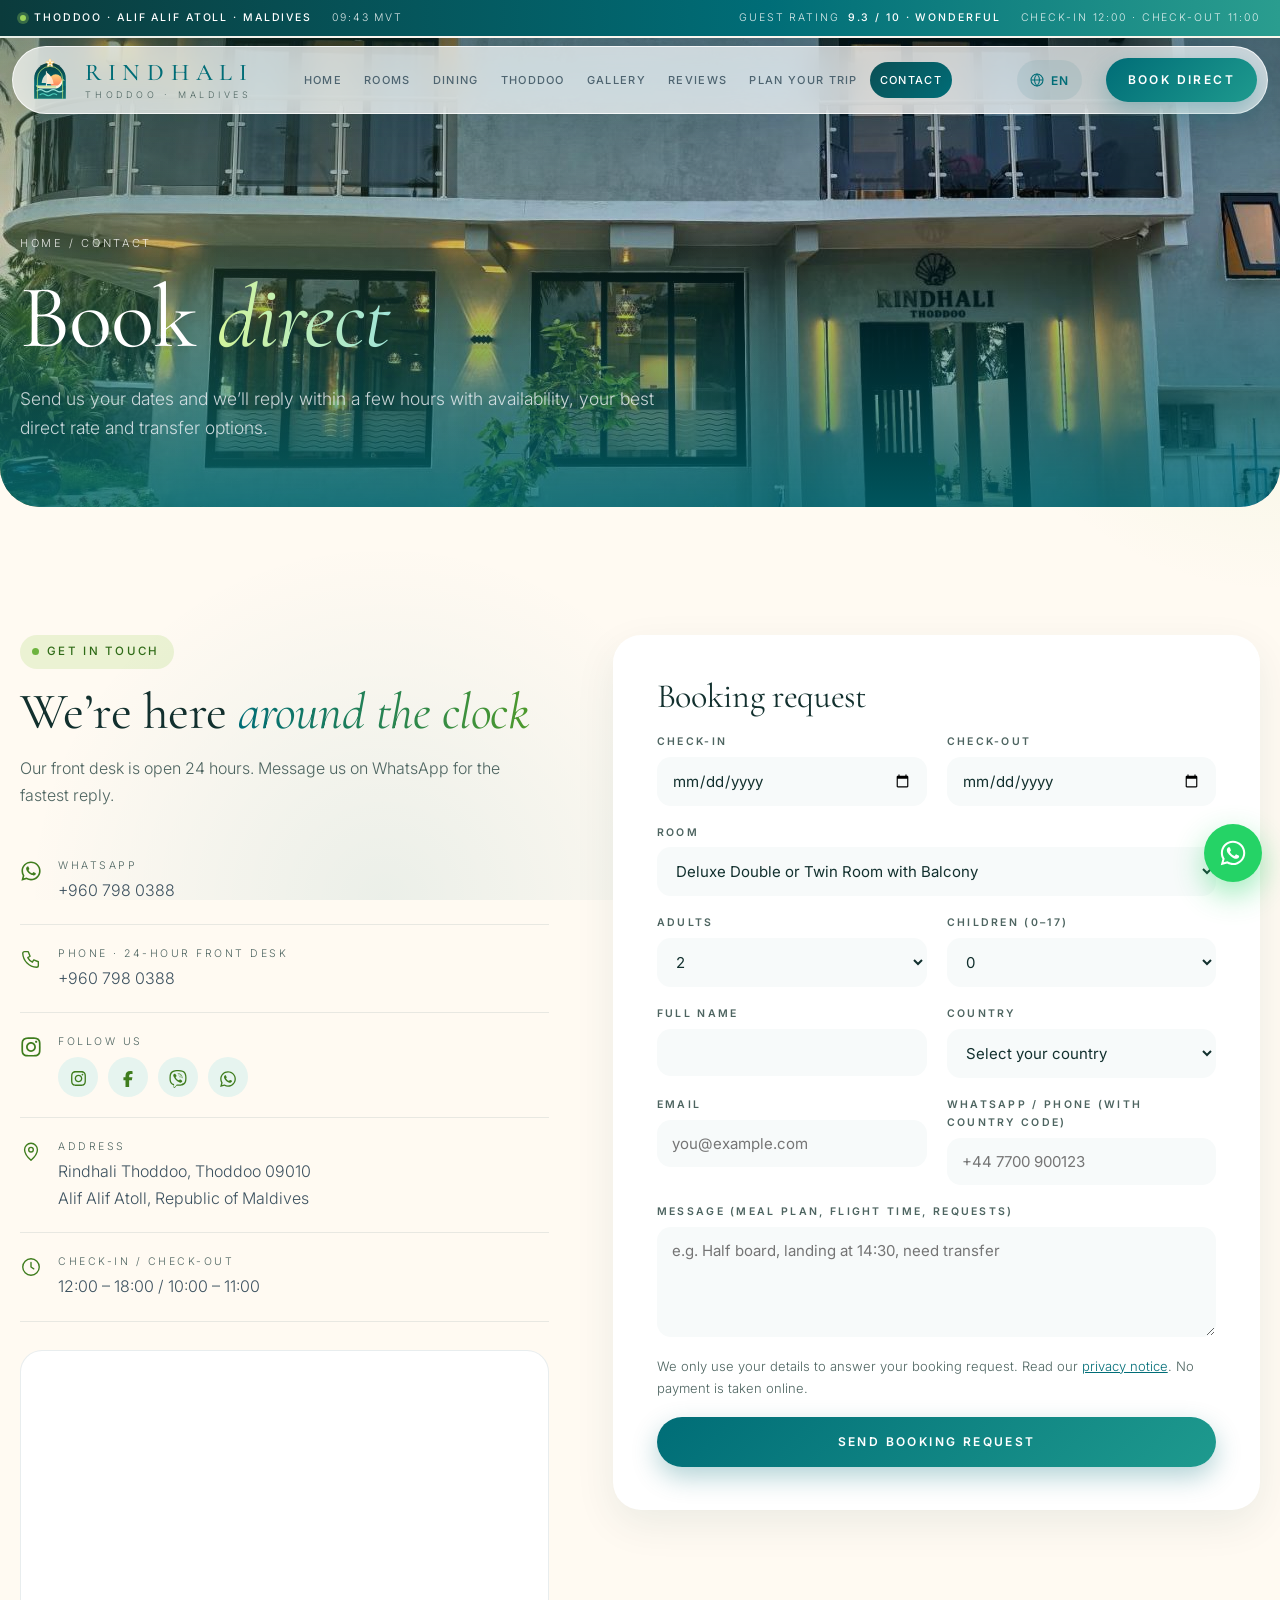
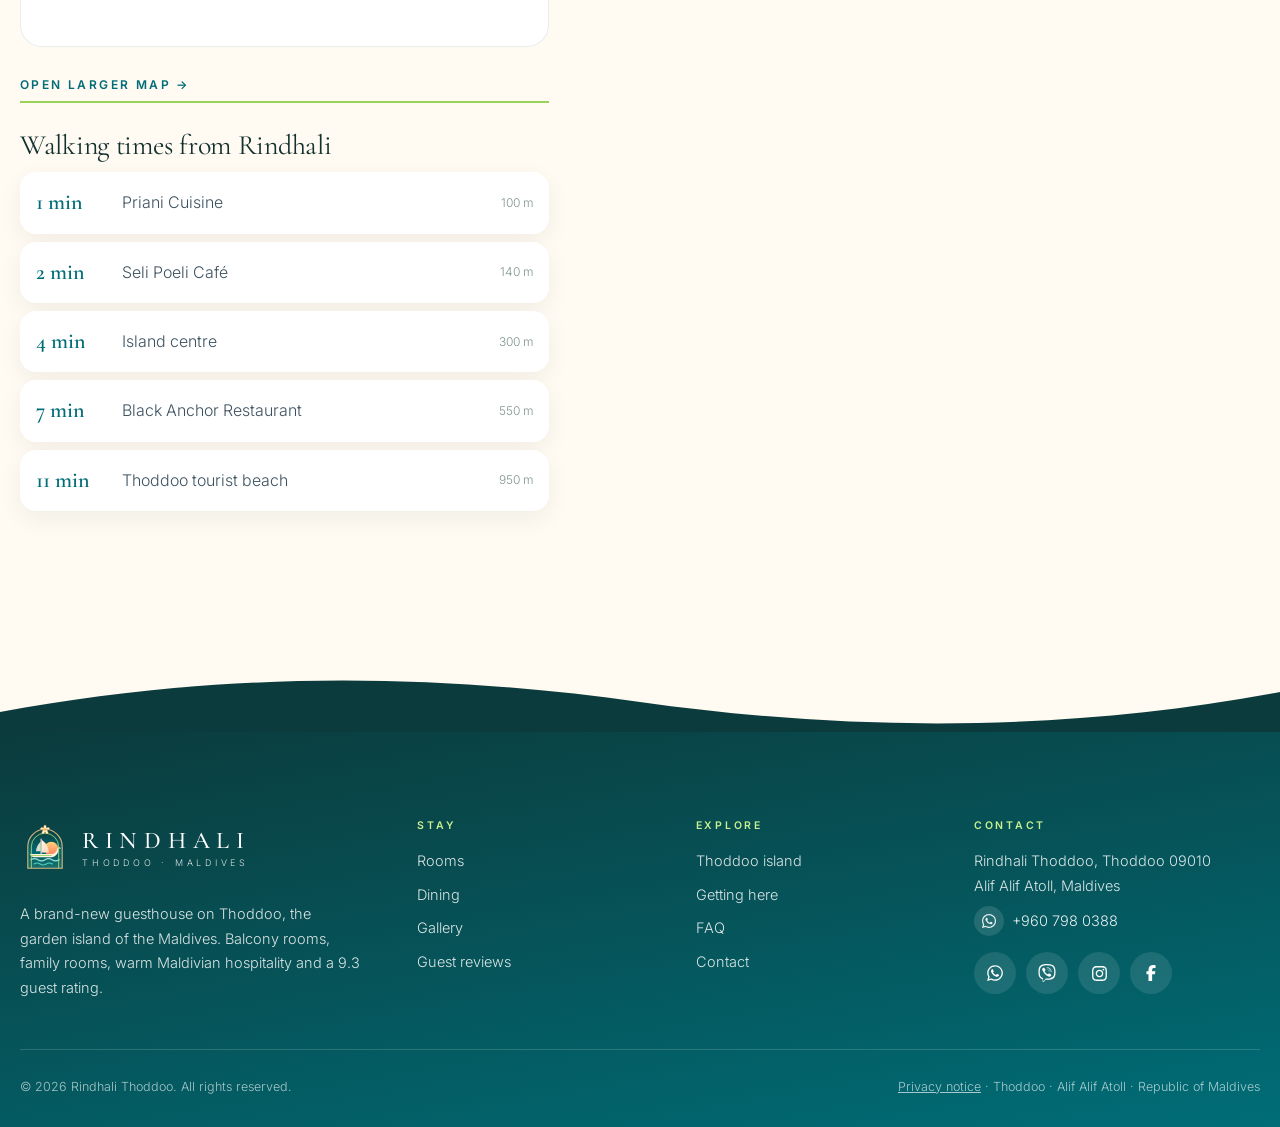
<file: contact.html>
<!doctype html>
<html lang="en">
<head>
<meta charset="utf-8">
<meta name="viewport" content="width=device-width,initial-scale=1,viewport-fit=cover">
<title>Contact & Book Direct | Rindhali Thoddoo Guesthouse, Maldives</title>
<meta name="description" content="Book Rindhali Thoddoo direct for the best rate. Send your dates by form, WhatsApp or email; we reply within a few hours. Thoddoo 09010, Alif Alif Atoll, Maldives.">
<meta name="keywords" content="Rindhali Thoddoo, Thoddoo guesthouse, Thoddoo hotel, Thoddoo island, Maldives guesthouse, Alif Alif Atoll, local island Maldives, budget Maldives hotel, family room Maldives, Thoddoo accommodation">
<meta name="theme-color" content="#006D77">
<meta property="og:type" content="website">
<meta property="og:site_name" content="Rindhali Thoddoo">
<meta property="og:title" content="Contact & Book Direct | Rindhali Thoddoo Guesthouse, Maldives">
<meta property="og:description" content="Book Rindhali Thoddoo direct for the best rate. Send your dates by form, WhatsApp or email; we reply within a few hours. Thoddoo 09010, Alif Alif Atoll, Maldives.">
<meta property="og:image" content="assets/p26.jpg">
<meta name="twitter:card" content="summary_large_image">
<link rel="icon" type="image/svg+xml" href="logo-mark.svg">
<link rel="preconnect" href="https://fonts.googleapis.com">
<link rel="preconnect" href="https://fonts.gstatic.com" crossorigin>
<link rel="stylesheet" href="https://fonts.googleapis.com/css2?family=Cormorant+Garamond:ital,wght@0,400;0,500;1,400;1,500&family=Inter:wght@300;400;500;600&display=swap">
<link rel="stylesheet" href="style.css">
<script type="application/ld+json">
{"@context":"https://schema.org","@type":"Hotel","name":"Rindhali Thoddoo","description":"Brand-new guesthouse on Thoddoo island, Alif Alif Atoll, Maldives, with balcony rooms, family rooms, restaurant, free Wi-Fi, free bicycles and airport transfers.","address":{"@type":"PostalAddress","addressLocality":"Thoddoo","postalCode":"09010","addressRegion":"Alif Alif Atoll","addressCountry":"MV"},"geo":{"@type":"GeoCoordinates","latitude":4.44003597705171,"longitude":72.9604909913887},"checkinTime":"12:00","checkoutTime":"11:00","petsAllowed":false,"availableLanguage":["English","Russian"],"amenityFeature":[{"@type":"LocationFeatureSpecification","name":"Free Wi-Fi","value":true},{"@type":"LocationFeatureSpecification","name":"Air conditioning","value":true},{"@type":"LocationFeatureSpecification","name":"Restaurant","value":true},{"@type":"LocationFeatureSpecification","name":"Airport shuttle","value":true},{"@type":"LocationFeatureSpecification","name":"24-hour front desk","value":true},{"@type":"LocationFeatureSpecification","name":"Room service","value":true},{"@type":"LocationFeatureSpecification","name":"Family rooms","value":true},{"@type":"LocationFeatureSpecification","name":"Garden","value":true},{"@type":"LocationFeatureSpecification","name":"Terrace","value":true}],"aggregateRating":{"@type":"AggregateRating","ratingValue":"9.3","bestRating":"10","worstRating":"1","reviewCount":"9"},"image":"assets/p26.jpg"}
</script>
</head>
<body data-page="contact">
<svg width="0" height="0" style="position:absolute" aria-hidden="true">
  <defs id="logo-defs"><linearGradient id="rg-sky" x1="0" y1="0" x2="0" y2="1"><stop offset="0" stop-color="#0B3B3C"/><stop offset=".62" stop-color="#006D77"/><stop offset="1" stop-color="#2A9D8F"/></linearGradient>
    <linearGradient id="rg-sun" x1="0" y1="0" x2="0" y2="1"><stop offset="0" stop-color="#FFD27A"/><stop offset="1" stop-color="#FF7A59"/></linearGradient>
    <linearGradient id="rg-sail" x1="0" y1="0" x2="1" y2="1"><stop offset="0" stop-color="#FFF4E2"/><stop offset="1" stop-color="#FFD9B8"/></linearGradient>
    <clipPath id="rg-clip"><path d="M10 58V30a22 22 0 0 1 44 0v28z"/></clipPath></defs><symbol id="logo" viewBox="0 0 64 64"><path d="M10 58V30a22 22 0 0 1 44 0v28z" fill="url(#rg-sky)"/>
  <g clip-path="url(#rg-clip)">
    <circle cx="40" cy="33" r="9" fill="url(#rg-sun)"/>
    <path d="M10 40h44v18H10z" fill="#0B4F55" opacity=".55"/>
    <path d="M14 47c3-2 6-2 9 0s6 2 9 0 6-2 9 0 6 2 9 0" fill="none" stroke="#A7F0E6" stroke-width="1.6" stroke-linecap="round" opacity=".9"/>
    <path d="M18 52.5c2.6-1.7 5.2-1.7 7.8 0s5.2 1.7 7.8 0 5.2-1.7 7.8 0" fill="none" stroke="#5EEAD4" stroke-width="1.4" stroke-linecap="round" opacity=".8"/>
  </g>
  <g transform="translate(-3 0)">
  <path d="M30 20.5v19.2" stroke="#FFF4E2" stroke-width="1.3" stroke-linecap="round"/>
  <path d="M30.6 21.5c5.6 3.6 8.8 9.4 9.4 16.2H30.6z" fill="url(#rg-sail)"/>
  <path d="M29.4 24c-3.6 3-5.6 7.2-6 12.2h6z" fill="#FFF4E2" opacity=".85"/>
  <path d="M15.5 39.6h27.8c2.6 0 4.6-1.3 6.2-3.6l1.6-2.4c.4-.6 1.2-.4 1.2.3-.2 3.4-1.8 6.4-4.4 8.2-1.6 1.1-3.6 1.7-5.8 1.7H21.5c-2.6 0-4.8-1.6-6-4.2z" fill="#FFF4E2"/>
  <path d="M51 33.4c.9-1.4 2.4-2 3.4-1.2" fill="none" stroke="#FFF4E2" stroke-width="1.3" stroke-linecap="round"/>
  <path d="M18 41.6h25" stroke="#9BD35A" stroke-width="1.1" stroke-linecap="round"/>
  </g>
  <path d="M14.5 58V30.5a17.5 17.5 0 0 1 35 0V58" fill="none" stroke="#B8E37A" stroke-width="1.1" opacity=".95"/>
  <g transform="translate(32 8.6)">
    <g fill="#FFF4E2" stroke="#FFC24B" stroke-width=".5">
      <ellipse rx="1.6" ry="3.4" transform="rotate(0) translate(0 -2.6)"/>
      <ellipse rx="1.6" ry="3.4" transform="rotate(72) translate(0 -2.6)"/>
      <ellipse rx="1.6" ry="3.4" transform="rotate(144) translate(0 -2.6)"/>
      <ellipse rx="1.6" ry="3.4" transform="rotate(216) translate(0 -2.6)"/>
      <ellipse rx="1.6" ry="3.4" transform="rotate(288) translate(0 -2.6)"/>
    </g>
    <circle r="1.3" fill="#FFC24B"/>
  </g><path d="M10 58V30a22 22 0 0 1 44 0v28z" fill="none" style="stroke:var(--lg-edge,none)" stroke-width="1.4"/></symbol>
  
  <symbol id="i-wa" viewBox="0 0 448 512"><path fill="currentColor" d="M380.9 97.1C339 55.1 283.2 32 223.9 32c-122.4 0-222 99.6-222 222 0 39.1 10.2 77.3 29.6 111L0 480l117.7-30.9c32.4 17.7 68.9 27 106.1 27h.1c122.3 0 224.1-99.6 224.1-222 0-59.3-25.2-115-67.1-157zm-157 341.6c-33.2 0-65.7-8.9-94-25.7l-6.7-4-69.8 18.3L72 359.2l-4.4-7c-18.5-29.4-28.2-63.3-28.2-98.2 0-101.7 82.8-184.5 184.6-184.5 49.3 0 95.6 19.2 130.4 54.1 34.8 34.9 56.2 81.2 56.1 130.5 0 101.8-84.9 184.6-186.6 184.6zm101.2-138.2c-5.5-2.8-32.8-16.2-37.9-18-5.1-1.9-8.8-2.8-12.5 2.8-3.7 5.6-14.3 18-17.6 21.8-3.2 3.7-6.5 4.2-12 1.4-32.6-16.3-54-29.1-75.5-66-5.7-9.8 5.7-9.1 16.3-30.3 1.8-3.7.9-6.9-.5-9.7-1.4-2.8-12.5-30.1-17.1-41.2-4.5-10.8-9.1-9.3-12.5-9.5-3.2-.2-6.9-.2-10.6-.2-3.7 0-9.7 1.4-14.8 6.9-5.1 5.6-19.4 19-19.4 46.3 0 27.3 19.9 53.7 22.6 57.4 2.8 3.7 39.1 59.7 94.8 83.8 35.2 15.2 49 16.5 66.6 13.9 10.7-1.6 32.8-13.4 37.4-26.4 4.6-13 4.6-24.1 3.2-26.4-1.3-2.5-5-3.9-10.5-6.6z"/></symbol>
  <symbol id="i-ig" viewBox="0 0 448 512"><path fill="currentColor" d="M224.1 141c-63.6 0-114.9 51.3-114.9 114.9s51.3 114.9 114.9 114.9S339 319.5 339 255.9 287.7 141 224.1 141zm0 189.6c-41.1 0-74.7-33.5-74.7-74.7s33.5-74.7 74.7-74.7 74.7 33.5 74.7 74.7-33.6 74.7-74.7 74.7zm146.4-194.3c0 14.9-12 26.8-26.8 26.8-14.9 0-26.8-12-26.8-26.8s12-26.8 26.8-26.8 26.8 12 26.8 26.8zm76.1 27.2c-1.7-35.9-9.9-67.7-36.2-93.9-26.2-26.2-58-34.4-93.9-36.2-37-2.1-147.9-2.1-184.9 0-35.8 1.7-67.6 9.9-93.9 36.1s-34.4 58-36.2 93.9c-2.1 37-2.1 147.9 0 184.9 1.7 35.9 9.9 67.7 36.2 93.9s58 34.4 93.9 36.2c37 2.1 147.9 2.1 184.9 0 35.9-1.7 67.7-9.9 93.9-36.2 26.2-26.2 34.4-58 36.2-93.9 2.1-37 2.1-147.8 0-184.8zM398.8 388c-7.8 19.6-22.9 34.7-42.6 42.6-29.5 11.7-99.5 9-132.1 9s-102.7 2.6-132.1-9c-19.6-7.8-34.7-22.9-42.6-42.6-11.7-29.5-9-99.5-9-132.1s-2.6-102.7 9-132.1c7.8-19.6 22.9-34.7 42.6-42.6 29.5-11.7 99.5-9 132.1-9s102.7-2.6 132.1 9c19.6 7.8 34.7 22.9 42.6 42.6 11.7 29.5 9 99.5 9 132.1s2.7 102.7-9 132.1z"/></symbol>
  <symbol id="i-viber" viewBox="0 0 512 512"><path fill="currentColor" d="M444 49.9C431.3 38.2 379.9.9 265.3.4c0 0-135.1-8.1-200.9 52.3C27.8 89.3 14.9 143 13.5 209.5c-1.4 66.5-3.1 191.1 117 224.9h.1l-.1 51.6s-.8 20.9 13 25.1c16.6 5.2 26.4-10.7 42.3-27.8 8.7-9.4 20.7-23.2 29.8-33.7 82.2 6.9 145.3-8.9 152.5-11.2 16.6-5.4 110.5-17.4 125.7-142 15.8-128.6-7.6-209.8-49.8-246.5zM457.9 287c-12.9 104-89 110.6-103 115.1-6 1.9-61.5 15.7-131.2 11.2 0 0-52 62.7-68.2 79-5.3 5.3-11.1 4.8-11-5.7 0-6.9.4-85.7.4-85.7-.1 0-.1 0 0 0-101.8-28.2-95.8-134.3-94.7-189.8 1.1-55.5 11.6-101 42.6-131.6 55.7-50.5 170.4-43 170.4-43 96.9.4 143.3 29.6 154.1 39.4 35.7 30.6 53.9 103.8 40.6 211.1zm-139-80.8c.4 8.6-12.5 9.2-12.9.6-1.1-22-11.4-32.7-32.6-33.9-8.6-.5-7.8-13.4.7-12.9 27.9 1.5 43.4 17.5 44.8 46.2zm20.3 11.3c1-42.4-25.5-75.6-75.8-79.3-8.5-.6-7.6-13.5.9-12.9 58 4.2 88.9 44.1 87.8 92.5-.1 8.6-13.1 8.2-12.9-.3zm47 13.4c.1 8.6-12.9 8.7-12.9.1-.6-81.5-54.9-125.9-120.8-126.4-8.5-.1-8.5-12.9 0-12.9 73.7.5 133 51.4 133.7 139.2zM374.9 329v.2c-10.8 19-31 40-51.8 33.3l-.2-.3c-21.1-5.9-70.8-31.5-102.2-56.5-16.2-12.8-31-27.9-42.4-42.4-10.3-12.9-20.7-28.2-30.8-46.6-21.3-38.5-26-55.7-26-55.7-6.7-20.8 14.2-41 33.3-51.8h.2c9.2-4.8 18-3.2 23.9 3.9 0 0 12.4 14.8 17.7 22.1 5 6.8 11.7 17.7 15.2 23.8 6.1 10.9 2.3 22-3.7 26.6l-12 9.6c-6.1 4.9-5.3 14-5.3 14s17.8 67.3 84.3 84.3c0 0 9.1.8 14-5.3l9.6-12c4.6-6 15.7-9.8 26.6-3.7 14.7 8.3 33.4 21.2 45.8 32.9 7 5.7 8.6 14.4 3.8 23.6z"/></symbol>
  <symbol id="i-fb" viewBox="0 0 320 512"><path fill="currentColor" d="M80 299.3V512H196V299.3h86.5l18-97.8H196V166.9c0-51.7 20.3-71.5 72.7-71.5c16.3 0 29.4 .4 37 1.2V7.9C291.4 4 256.4 0 236.2 0C129.3 0 80 50.5 80 159.4v42.1H14v97.8H80z"/></symbol>
  <symbol id="i-mail" viewBox="0 0 24 24"><g fill="none" stroke="currentColor" stroke-width="1.5" stroke-linecap="round" stroke-linejoin="round"><rect x="3" y="5" width="18" height="14" rx="2"/><path d="M3 7l9 6 9-6"/></g></symbol>
  <symbol id="i-pin" viewBox="0 0 24 24"><g fill="none" stroke="currentColor" stroke-width="1.5" stroke-linejoin="round"><path d="M12 21s-7-6.2-7-11.5A7 7 0 0 1 19 9.5C19 14.8 12 21 12 21z"/><circle cx="12" cy="9.5" r="2.5"/></g></symbol>
  <symbol id="i-phone" viewBox="0 0 24 24"><path fill="none" stroke="currentColor" stroke-width="1.5" stroke-linejoin="round" d="M5 4h4l2 5-2.5 1.5a11 11 0 0 0 5 5L15 13l5 2v4a2 2 0 0 1-2 2A16 16 0 0 1 3 6a2 2 0 0 1 2-2"/></symbol>
  <symbol id="i-clock" viewBox="0 0 24 24"><g fill="none" stroke="currentColor" stroke-width="1.5" stroke-linecap="round"><circle cx="12" cy="12" r="9"/><path d="M12 7v5l3 2"/></g></symbol>
  <symbol id="u-star" viewBox="0 0 24 24"><path fill="none" stroke="currentColor" stroke-width="1.4" stroke-linejoin="round" d="M12 3l2.7 5.6 6.1.9-4.4 4.3 1 6.1L12 17l-5.4 2.9 1-6.1-4.4-4.3 6.1-.9z"/></symbol>
  <symbol id="u-bal" viewBox="0 0 24 24"><g fill="none" stroke="currentColor" stroke-width="1.4" stroke-linecap="round"><path d="M5 3h14v9H5zM12 3v9M3 12h18M5 12v9M9.5 12v9M14.5 12v9M19 12v9M3 21h18"/></g></symbol>
  <symbol id="u-walk" viewBox="0 0 24 24"><g fill="none" stroke="currentColor" stroke-width="1.4" stroke-linecap="round" stroke-linejoin="round"><circle cx="13" cy="4" r="1.8"/><path d="M10 21l2-6 3 3v3M9 11l3-3 3 3 2 1M12 8l-1 7M7 13l2-2"/><path d="M2 21c2 0 2-1 4-1"/></g></symbol>
  <symbol id="u-fam" viewBox="0 0 24 24"><g fill="none" stroke="currentColor" stroke-width="1.4" stroke-linecap="round"><circle cx="7" cy="6" r="2.2"/><circle cx="17" cy="6" r="2.2"/><circle cx="12" cy="12" r="1.7"/><path d="M3 20v-5a4 4 0 0 1 8 0M13 15a4 4 0 0 1 8 0v5M9.5 20v-2.5a2.5 2.5 0 0 1 5 0V20"/></g></symbol>
  <symbol id="u-bike" viewBox="0 0 24 24"><g fill="none" stroke="currentColor" stroke-width="1.4" stroke-linecap="round" stroke-linejoin="round"><circle cx="5.5" cy="16" r="3.5"/><circle cx="18.5" cy="16" r="3.5"/><path d="M5.5 16l4-7h6.5l2.5 7M9.5 9L12 16h1.5L16 9M8 6.5h3M15 6h2.5"/></g></symbol>
  <symbol id="u-boat" viewBox="0 0 24 24"><g fill="none" stroke="currentColor" stroke-width="1.4" stroke-linecap="round" stroke-linejoin="round"><path d="M3 14h18l-2.5 4.5H5.5z"/><path d="M6 14V9h8l3 5M9 9V6.5M2 21c1.5 0 1.5-1 3-1s1.5 1 3 1 1.5-1 3-1 1.5 1 3 1 1.5-1 3-1 1.5 1 3 1"/></g></symbol>
  <symbol id="u-food" viewBox="0 0 24 24"><g fill="none" stroke="currentColor" stroke-width="1.4" stroke-linecap="round" stroke-linejoin="round"><path d="M4 3v7a2 2 0 0 0 4 0V3M6 10v11M16 3c-2 0-3 2.5-3 6s1 4 3 4v8M16 3v18"/></g></symbol>
  <symbol id="u-wifi" viewBox="0 0 24 24"><g fill="none" stroke="currentColor" stroke-width="1.4" stroke-linecap="round"><path d="M2.5 9a14 14 0 0 1 19 0M5.5 12.5a9.5 9.5 0 0 1 13 0M8.5 16a5 5 0 0 1 7 0"/><circle cx="12" cy="19.2" r="1" fill="currentColor"/></g></symbol>
  <symbol id="u-snow" viewBox="0 0 24 24"><g fill="none" stroke="currentColor" stroke-width="1.4" stroke-linecap="round"><path d="M12 2v20M4.5 6.5l15 11M19.5 6.5l-15 11M9 3.5l3 2.5 3-2.5M9 20.5l3-2.5 3 2.5"/></g></symbol>
  <symbol id="u-desk" viewBox="0 0 24 24"><g fill="none" stroke="currentColor" stroke-width="1.4" stroke-linecap="round"><path d="M3 18h18M5 18a7 7 0 0 1 14 0M12 9V7M10 7h4"/></g></symbol>
  <symbol id="u-bell" viewBox="0 0 24 24"><g fill="none" stroke="currentColor" stroke-width="1.4" stroke-linecap="round"><path d="M3 17h18M4.5 17a7.5 7.5 0 0 1 15 0M12 9.5V8M7 20h10"/></g></symbol>
  <symbol id="u-leaf" viewBox="0 0 24 24"><g fill="none" stroke="currentColor" stroke-width="1.4" stroke-linecap="round" stroke-linejoin="round"><path d="M5 19c0-8 5-14 15-15-1 10-7 15-15 15zM5 19l8-8"/></g></symbol>
  <symbol id="u-wash" viewBox="0 0 24 24"><g fill="none" stroke="currentColor" stroke-width="1.4"><rect x="4" y="3" width="16" height="18" rx="2"/><circle cx="12" cy="13" r="4.5"/><path d="M7 6.5h2"/></g></symbol>
  <symbol id="u-cash" viewBox="0 0 24 24"><g fill="none" stroke="currentColor" stroke-width="1.4"><rect x="2.5" y="6" width="19" height="12" rx="2"/><circle cx="12" cy="12" r="2.8"/></g></symbol>
  <symbol id="u-lang" viewBox="0 0 24 24"><g fill="none" stroke="currentColor" stroke-width="1.4"><circle cx="12" cy="12" r="9"/><path d="M3 12h18M12 3c2.5 2.6 3.8 5.6 3.8 9s-1.3 6.4-3.8 9c-2.5-2.6-3.8-5.6-3.8-9S9.5 5.6 12 3z"/></g></symbol>
  <symbol id="u-nosmoke" viewBox="0 0 24 24"><g fill="none" stroke="currentColor" stroke-width="1.4" stroke-linecap="round"><circle cx="12" cy="12" r="9"/><path d="M5.6 5.6l12.8 12.8M7 13h7M16 13h1"/></g></symbol>
</svg>

<a class="skip" href="#main">Skip to content</a>
<div class="progress" aria-hidden="true"><i></i></div>
<div class="ticker" role="note">
  <div class="wrap">
    <div class="l">
      <span><i class="dot" aria-hidden="true"></i><b>Thoddoo · Alif Alif Atoll · Maldives</b></span>
      <span class="hide-s coord">4.44° N · 72.96° E</span>
      <span class="hide-s" id="mvt"></span>
      <span id="wx" hidden></span>
    </div>
    <div class="r">
      <span>Guest rating <b>9.3 / 10 · Wonderful</b></span>
      <span class="hide-s">Check-in 12:00 · Check-out 11:00</span>
    </div>
  </div>
</div>

<header class="site-h">
  <div class="wrap">
    <a class="logo" href="index.html" aria-label="Rindhali Thoddoo, home">
      <svg class="logo-svg" aria-hidden="true"><use href="#logo"/></svg>
      <span class="logo-t"><b>RINDHALI</b><small>THODDOO · MALDIVES</small></span>
    </a>
    <nav class="nav" id="nav" aria-label="Main">
      <a href="index.html" data-p="home">Home</a>
      <a href="rooms.html" data-p="rooms">Rooms</a>
      <a href="dining.html" data-p="dining">Dining</a>
      <a href="experiences.html" data-p="experiences">Thoddoo</a>
      <a href="gallery.html" data-p="gallery">Gallery</a>
      <a href="reviews.html" data-p="reviews">Reviews</a>
      <a href="plan.html" data-p="plan">Plan Your Trip</a>
      <a href="contact.html" data-p="contact">Contact</a>
      <a class="btn btn-light" href="contact.html#book">Book direct</a>
    </nav>
    <a class="btn btn-light" href="contact.html#book">Book direct</a>
    <button class="burger" type="button" aria-label="Menu" aria-expanded="false" aria-controls="nav"><i></i><i></i><i></i></button>
  </div>
</header>

<main id="main" tabindex="-1">
<section class="phero" style="min-height:46vh">
  <img src="assets/p13.jpg" alt="Front entrance of Rindhali Thoddoo">
  <div class="wrap">
    <span class="crumbs"><a href="index.html">Home</a> / Contact</span>
    <h1>Book <em>direct</em></h1>
    <p class="lead">Send us your dates and we’ll reply within a few hours with availability, your best direct rate and transfer options.</p>
  </div>
</section>

<section class="band" id="book">
  <div class="wrap contact">
    <div class="rv" style="display:flex;flex-direction:column;gap:28px">
      <div style="display:flex;flex-direction:column;gap:16px">
        <span class="kicker">Get in touch</span>
        <h2 class="h2" style="font-size:clamp(36px,4vw,54px)">We’re here <em>around the clock</em></h2>
        <p style="color:var(--mist)">Our front desk is open 24 hours. Message us on WhatsApp for the fastest reply.</p>
      </div>
      <ul class="clist">
        <li><svg width="22" height="22" aria-hidden="true"><use href="#i-wa"/></svg><div><small>WhatsApp</small><a data-link="whatsapp" data-text="phone" href="#book" target="_blank" rel="noopener"></a></div></li>
        <li><svg width="22" height="22" aria-hidden="true"><use href="#i-phone"/></svg><div><small>Phone · 24-hour front desk</small><a data-link="phone" data-text="phone" href="#book"></a></div></li>
        <li><svg width="22" height="22" aria-hidden="true"><use href="#i-mail"/></svg><div><small>Email</small><a data-link="email" data-text="email" href="#book"></a></div></li>
        <li><svg width="22" height="22" aria-hidden="true"><use href="#i-ig"/></svg><div><small>Follow us</small><div class="soc">
          <a data-link="instagram" href="#book" target="_blank" rel="noopener" aria-label="Instagram"><svg width="17" height="17" aria-hidden="true"><use href="#i-ig"/></svg></a>
          <a data-link="facebook" href="#book" target="_blank" rel="noopener" aria-label="Facebook"><svg width="16" height="16" aria-hidden="true"><use href="#i-fb"/></svg></a>
          <a data-link="viber" href="#book" aria-label="Viber"><svg width="18" height="18" aria-hidden="true"><use href="#i-viber"/></svg></a>
          <a data-link="whatsapp" href="#book" target="_blank" rel="noopener" aria-label="WhatsApp"><svg width="18" height="18" aria-hidden="true"><use href="#i-wa"/></svg></a>
        </div></div></li>
        <li><svg width="22" height="22" aria-hidden="true"><use href="#i-pin"/></svg><div><small>Address</small>Rindhali Thoddoo, Thoddoo 09010<br>Alif Alif Atoll, Republic of Maldives</div></li>
        <li><svg width="22" height="22" aria-hidden="true"><use href="#i-clock"/></svg><div><small>Check-in / Check-out</small>12:00 – 18:00 / 10:00 – 11:00</div></li>
      </ul>
      <div class="map"><iframe title="Map showing Rindhali Thoddoo on Thoddoo island" loading="lazy" src="https://www.openstreetmap.org/export/embed.html?bbox=72.9505%2C4.4320%2C72.9705%2C4.4480&amp;layer=mapnik&amp;marker=4.44004%2C72.96049"></iframe></div>
      <a class="arrow" href="https://www.openstreetmap.org/?mlat=4.44004&amp;mlon=72.96049#map=16/4.44004/72.96049" target="_blank" rel="noopener">Open larger map →</a>
      <div>
        <h3 style="font-size:28px;margin-bottom:12px">Walking times from Rindhali</h3>
        <ul class="walk">
          <li><b>1 min</b><span>Priani Cuisine</span><small>100 m</small></li>
          <li><b>2 min</b><span>Seli Poeli Café</span><small>140 m</small></li>
          <li><b>4 min</b><span>Island centre</span><small>300 m</small></li>
          <li><b>7 min</b><span>Black Anchor Restaurant</span><small>550 m</small></li>
          <li><b>11 min</b><span>Thoddoo tourist beach</span><small>950 m</small></li>
        </ul>
      </div>
    </div>

    <form class="form rv" id="bookForm" aria-label="Booking request">
      <h3>Booking request</h3>
      <label><span>Check-in</span><input type="date" id="fIn" name="cin" required></label>
      <label><span>Check-out</span><input type="date" id="fOut" name="cout" required></label>
      <label class="full"><span>Room</span><select id="fRoom" name="room"><option value="Deluxe Double or Twin Room with Balcony">Deluxe Double or Twin Room with Balcony</option><option value="Deluxe Family Room">Deluxe Family Room</option></select></label>
      <label><span>Adults</span><select id="fAdults" name="adults"><option>1</option><option selected>2</option><option>3</option><option>4</option><option>5</option><option>6</option><option>7</option><option>8</option></select></label>
      <label><span>Children (0–17)</span><select id="fKids" name="kids"><option selected>0</option><option>1</option><option>2</option><option>3</option><option>4</option></select></label>
      <fieldset class="full ages" id="agesBox" hidden><legend><span>Age of each child at check-in</span></legend><div class="ages-grid" id="agesGrid"></div></fieldset>
      <label><span>Full name</span><input type="text" name="who" autocomplete="name" required></label>
      <label><span>Country</span><select id="fCountry" name="country" autocomplete="country-name" required><option value="">Select your country</option></select></label>
      <label><span>Email</span><input type="email" name="email" autocomplete="email" placeholder="you@example.com" required></label>
      <label><span>WhatsApp / phone (with country code)</span><input type="tel" name="phone" autocomplete="tel" placeholder="+44 7700 900123" required></label>
      <label class="full"><span>Message (meal plan, flight time, requests)</span><textarea name="msg" placeholder="e.g. Half board, landing at 14:30, need transfer"></textarea></label>
      <p class="full form-note">We only use your details to answer your booking request. Read our <a href="privacy.html">privacy notice</a>. No payment is taken online.</p>
      <button class="btn btn-light" type="submit" id="sendBtn">Send booking request</button>
      <div class="sent" id="sent" hidden></div>
    </form>
  </div>
</section>

</main>

<footer class="site-f">
  <div class="wrap">
    <div class="ft">
      <div>
        <a class="logo ft-logo" href="index.html" aria-label="Rindhali Thoddoo, home"><svg class="logo-svg" aria-hidden="true"><use href="#logo"/></svg><span class="logo-t"><b>RINDHALI</b><small>THODDOO · MALDIVES</small></span></a>
        <p>A brand-new guesthouse on Thoddoo, the garden island of the Maldives. Balcony rooms, family rooms, warm Maldivian hospitality and a 9.3 guest rating.</p>
      </div>
      <div>
        <h4>Stay</h4>
        <nav aria-label="Stay"><a href="rooms.html">Rooms</a><a href="dining.html">Dining</a><a href="gallery.html">Gallery</a><a href="reviews.html">Guest reviews</a></nav>
      </div>
      <div>
        <h4>Explore</h4>
        <nav aria-label="Explore"><a href="experiences.html">Thoddoo island</a><a href="plan.html">Getting here</a><a href="plan.html#faq">FAQ</a><a href="contact.html">Contact</a></nav>
      </div>
      <div>
        <h4>Contact</h4>
        <address class="ft-contact">
          <span>Rindhali Thoddoo, Thoddoo 09010<br>Alif Alif Atoll, Maldives</span>
          <span class="fc-line"><a class="fc-ico" data-link="whatsapp" href="contact.html" target="_blank" rel="noopener" aria-label="WhatsApp"><svg width="16" height="16" aria-hidden="true"><use href="#i-wa"/></svg></a><a class="fc-txt" data-link="phone" data-text="phone" href="contact.html"></a></span>
          <span class="fc-line"><a class="fc-ico" data-link="email" href="contact.html" aria-label="Email"><svg width="16" height="16" aria-hidden="true"><use href="#i-mail"/></svg></a><a class="fc-txt" data-link="email" data-text="email" href="contact.html"></a></span>
        </address>
        <div class="social" aria-label="Follow us">
          <a data-link="whatsapp" href="contact.html" target="_blank" rel="noopener" aria-label="WhatsApp"><svg width="18" height="18" aria-hidden="true"><use href="#i-wa"/></svg></a>
          <a data-link="viber" href="contact.html" aria-label="Viber"><svg width="18" height="18" aria-hidden="true"><use href="#i-viber"/></svg></a>
          <a data-link="instagram" href="contact.html" target="_blank" rel="noopener" aria-label="Instagram"><svg width="17" height="17" aria-hidden="true"><use href="#i-ig"/></svg></a>
          <a data-link="facebook" href="contact.html" target="_blank" rel="noopener" aria-label="Facebook"><svg width="16" height="16" aria-hidden="true"><use href="#i-fb"/></svg></a>
        </div>
      </div>
    </div>
    <div class="fb"><span>© <span data-year>2026</span> Rindhali Thoddoo. All rights reserved.</span><span><a href="privacy.html">Privacy notice</a> · Thoddoo · Alif Alif Atoll · Republic of Maldives</span></div>
  </div>
</footer>

<div class="mbar" role="region" aria-label="Quick booking">
  <a class="btn btn-light" href="contact.html#book">Check availability</a>
  <a class="btn btn-wa" data-link="whatsapp" href="contact.html" target="_blank" rel="noopener" aria-label="WhatsApp us"><svg width="20" height="20" aria-hidden="true"><use href="#i-wa"/></svg></a>
</div>
<a class="fab" data-link="whatsapp" href="contact.html" target="_blank" rel="noopener" aria-label="Chat with us on WhatsApp"><svg width="28" height="28" aria-hidden="true"><use href="#i-wa"/></svg></a>
<script src="i18n.js"></script>
<script src="site.js"></script>
</body>
</html>
</file>
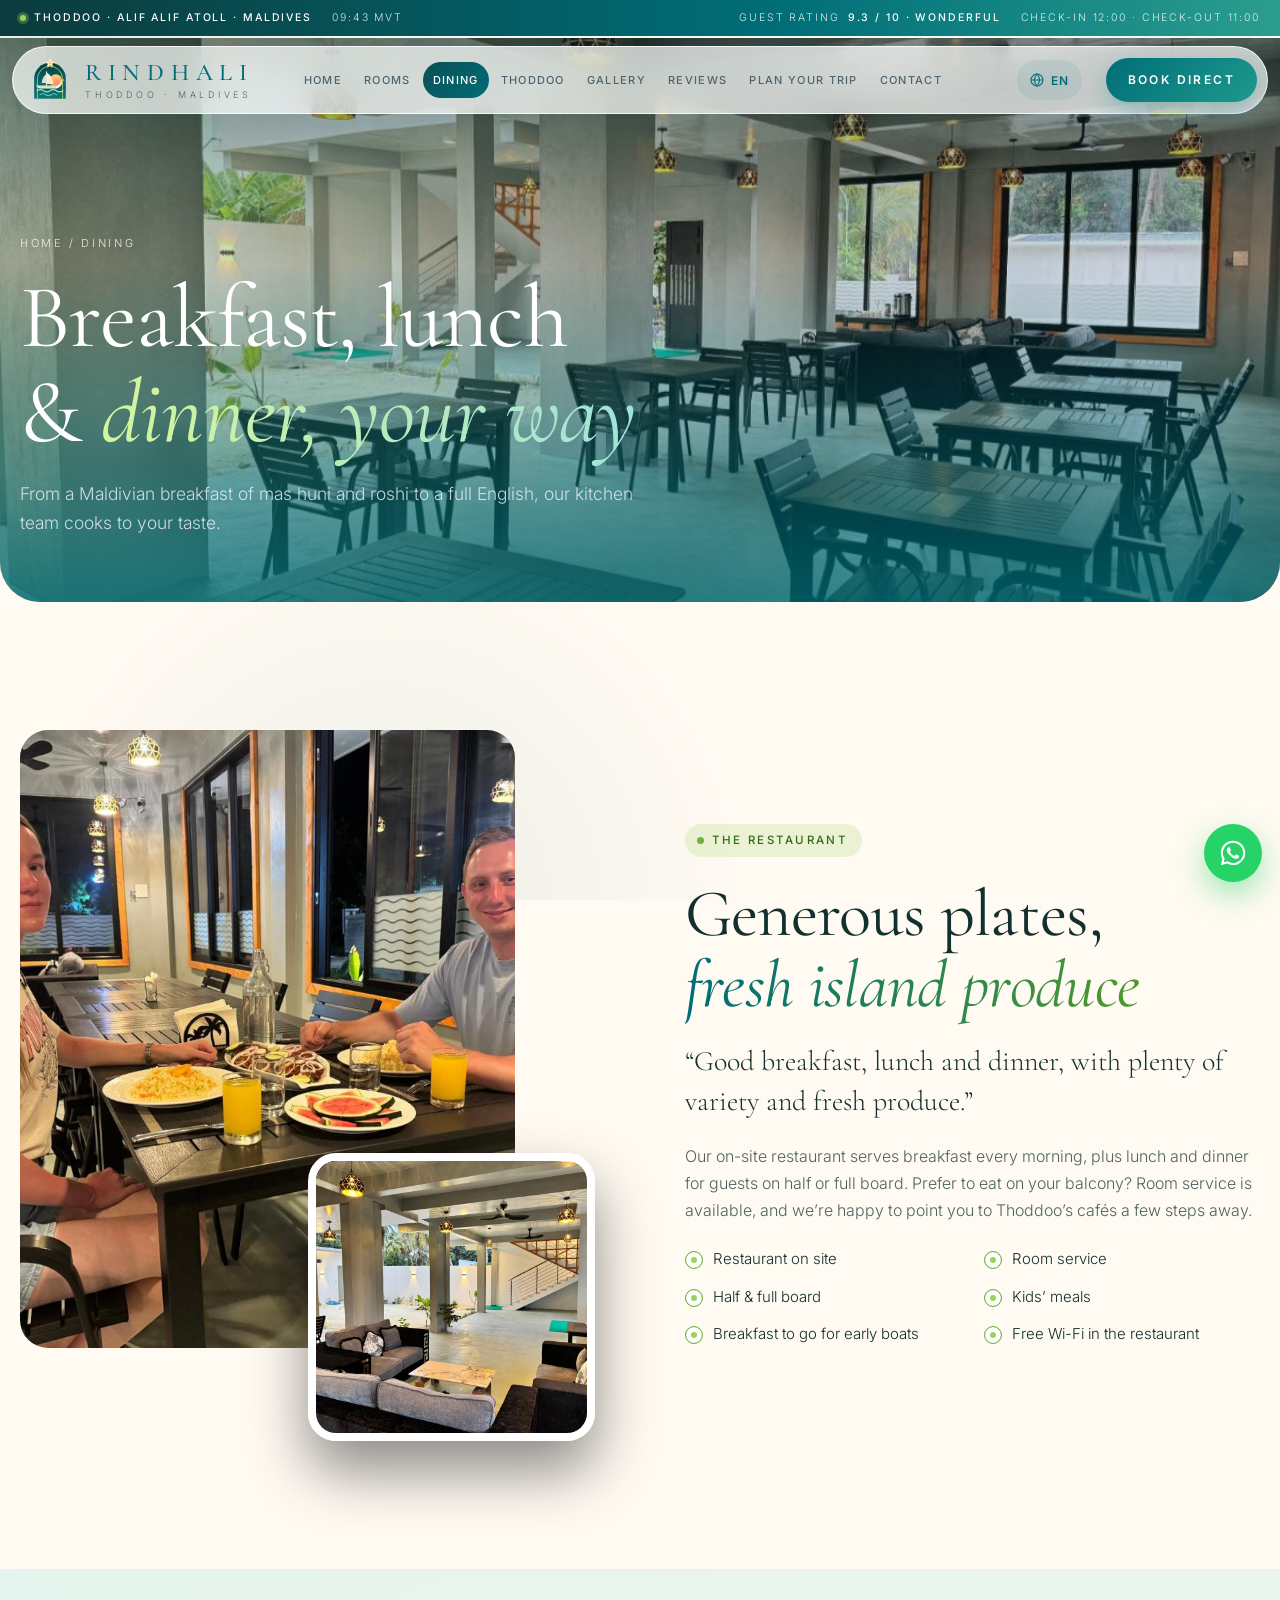
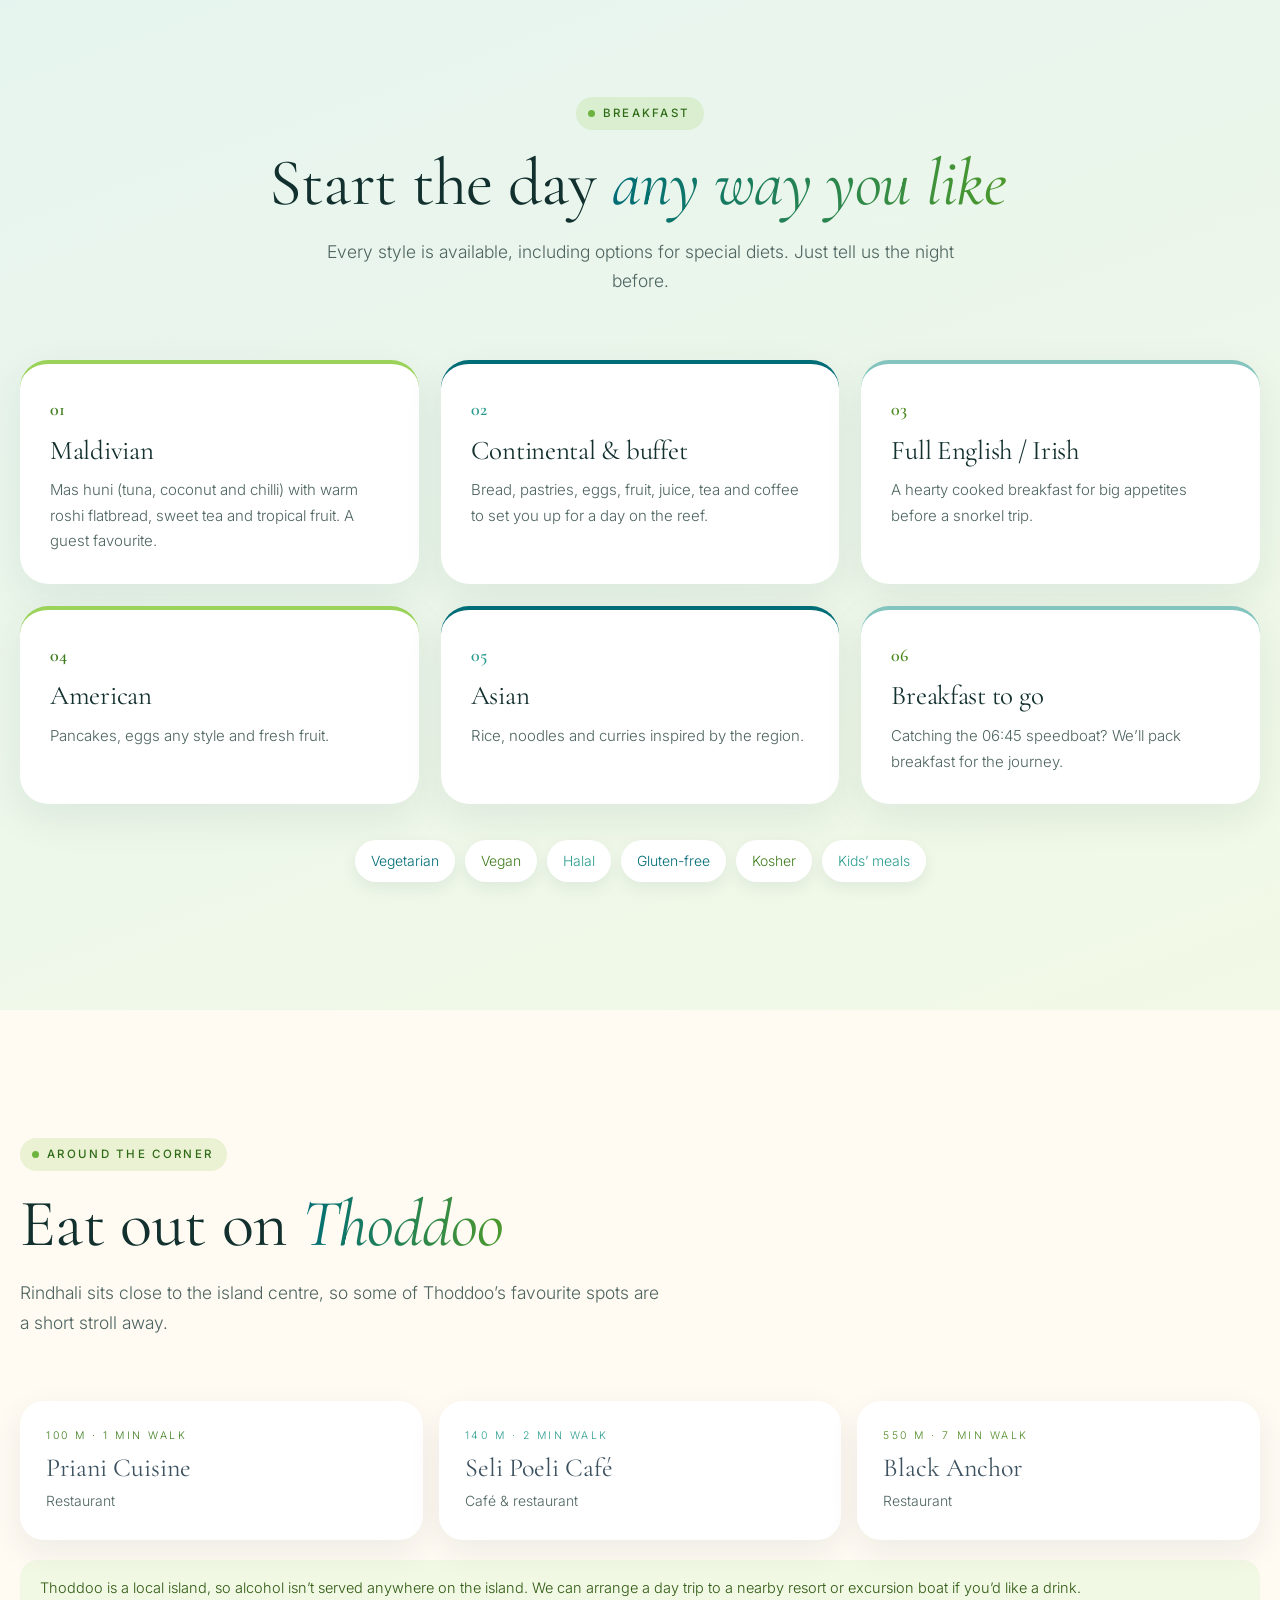
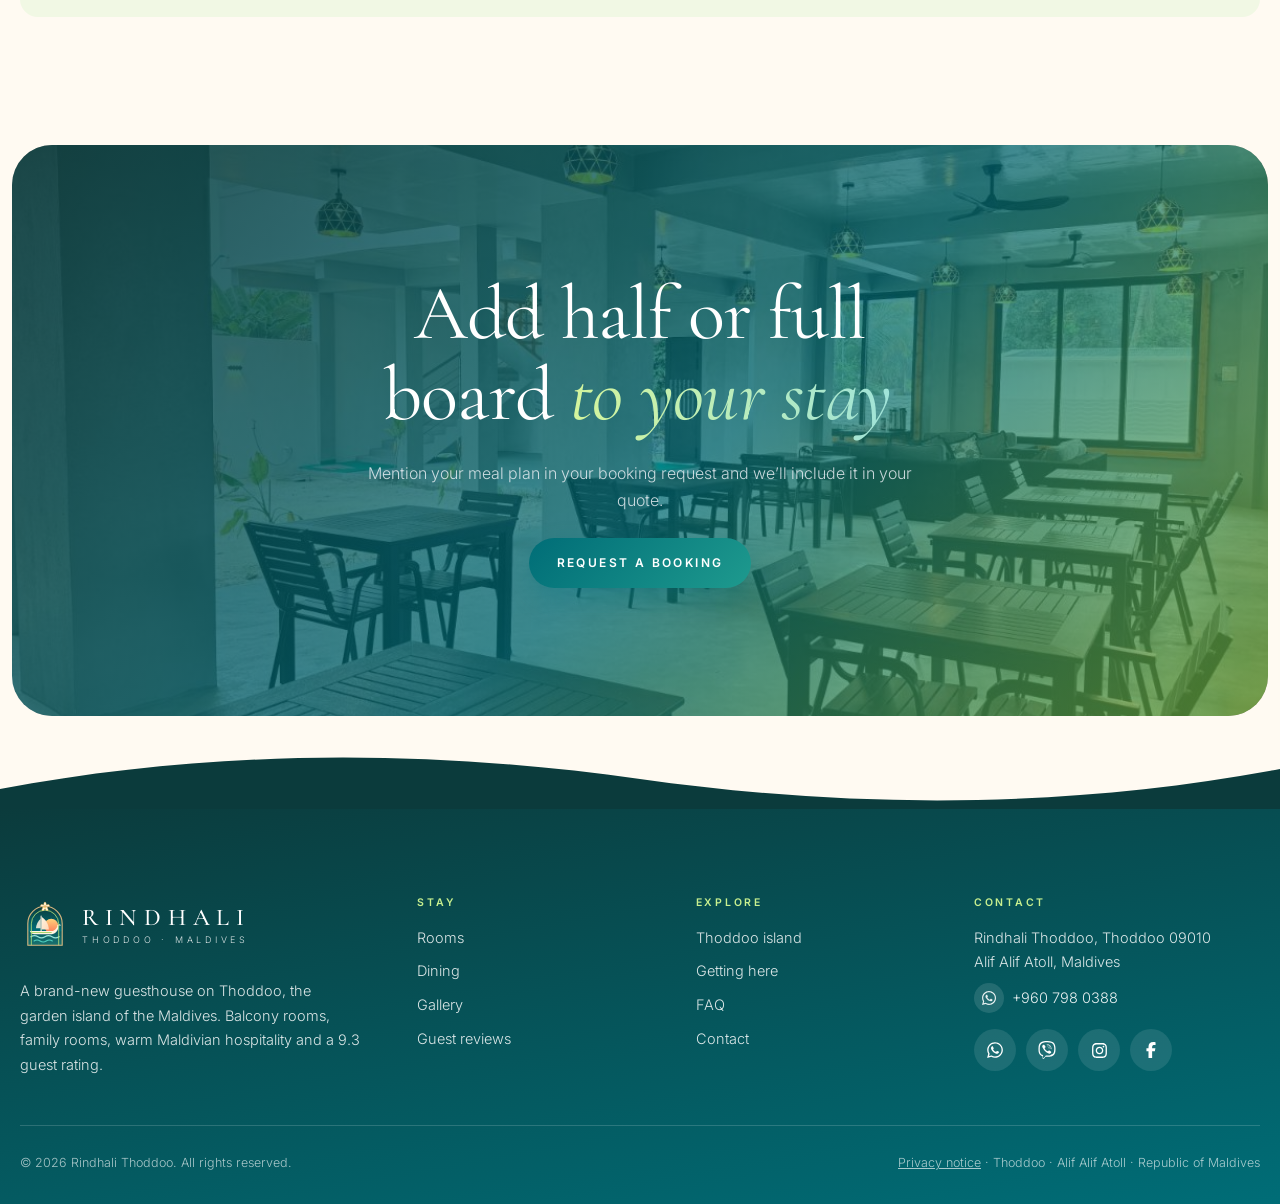
<file: dining.html>
<!doctype html>
<html lang="en">
<head>
<meta charset="utf-8">
<meta name="viewport" content="width=device-width,initial-scale=1,viewport-fit=cover">
<title>Dining at Rindhali Thoddoo | Maldivian Breakfast, Restaurant & Room Service</title>
<meta name="description" content="Breakfast your way at Rindhali Thoddoo: Maldivian, continental, full English, Asian, American, vegetarian, vegan, halal and gluten-free. On-site restaurant, room service, kids' meals and half or full board.">
<meta name="keywords" content="Rindhali Thoddoo, Thoddoo guesthouse, Thoddoo hotel, Thoddoo island, Maldives guesthouse, Alif Alif Atoll, local island Maldives, budget Maldives hotel, family room Maldives, Thoddoo accommodation">
<meta name="theme-color" content="#006D77">
<meta property="og:type" content="website">
<meta property="og:site_name" content="Rindhali Thoddoo">
<meta property="og:title" content="Dining at Rindhali Thoddoo | Maldivian Breakfast, Restaurant & Room Service">
<meta property="og:description" content="Breakfast your way at Rindhali Thoddoo: Maldivian, continental, full English, Asian, American, vegetarian, vegan, halal and gluten-free. On-site restaurant, room service, kids' meals and half or full board.">
<meta property="og:image" content="assets/p01.jpg">
<meta name="twitter:card" content="summary_large_image">
<link rel="icon" type="image/svg+xml" href="logo-mark.svg">
<link rel="preconnect" href="https://fonts.googleapis.com">
<link rel="preconnect" href="https://fonts.gstatic.com" crossorigin>
<link rel="stylesheet" href="https://fonts.googleapis.com/css2?family=Cormorant+Garamond:ital,wght@0,400;0,500;1,400;1,500&family=Inter:wght@300;400;500;600&display=swap">
<link rel="stylesheet" href="style.css">
<script type="application/ld+json">
{"@context":"https://schema.org","@type":"Hotel","name":"Rindhali Thoddoo","description":"Brand-new guesthouse on Thoddoo island, Alif Alif Atoll, Maldives, with balcony rooms, family rooms, restaurant, free Wi-Fi, free bicycles and airport transfers.","address":{"@type":"PostalAddress","addressLocality":"Thoddoo","postalCode":"09010","addressRegion":"Alif Alif Atoll","addressCountry":"MV"},"geo":{"@type":"GeoCoordinates","latitude":4.44003597705171,"longitude":72.9604909913887},"checkinTime":"12:00","checkoutTime":"11:00","petsAllowed":false,"availableLanguage":["English","Russian"],"amenityFeature":[{"@type":"LocationFeatureSpecification","name":"Free Wi-Fi","value":true},{"@type":"LocationFeatureSpecification","name":"Air conditioning","value":true},{"@type":"LocationFeatureSpecification","name":"Restaurant","value":true},{"@type":"LocationFeatureSpecification","name":"Airport shuttle","value":true},{"@type":"LocationFeatureSpecification","name":"24-hour front desk","value":true},{"@type":"LocationFeatureSpecification","name":"Room service","value":true},{"@type":"LocationFeatureSpecification","name":"Family rooms","value":true},{"@type":"LocationFeatureSpecification","name":"Garden","value":true},{"@type":"LocationFeatureSpecification","name":"Terrace","value":true}],"aggregateRating":{"@type":"AggregateRating","ratingValue":"9.3","bestRating":"10","worstRating":"1","reviewCount":"9"},"image":"assets/p26.jpg"}
</script>
</head>
<body data-page="dining">
<svg width="0" height="0" style="position:absolute" aria-hidden="true">
  <defs id="logo-defs"><linearGradient id="rg-sky" x1="0" y1="0" x2="0" y2="1"><stop offset="0" stop-color="#0B3B3C"/><stop offset=".62" stop-color="#006D77"/><stop offset="1" stop-color="#2A9D8F"/></linearGradient>
    <linearGradient id="rg-sun" x1="0" y1="0" x2="0" y2="1"><stop offset="0" stop-color="#FFD27A"/><stop offset="1" stop-color="#FF7A59"/></linearGradient>
    <linearGradient id="rg-sail" x1="0" y1="0" x2="1" y2="1"><stop offset="0" stop-color="#FFF4E2"/><stop offset="1" stop-color="#FFD9B8"/></linearGradient>
    <clipPath id="rg-clip"><path d="M10 58V30a22 22 0 0 1 44 0v28z"/></clipPath></defs><symbol id="logo" viewBox="0 0 64 64"><path d="M10 58V30a22 22 0 0 1 44 0v28z" fill="url(#rg-sky)"/>
  <g clip-path="url(#rg-clip)">
    <circle cx="40" cy="33" r="9" fill="url(#rg-sun)"/>
    <path d="M10 40h44v18H10z" fill="#0B4F55" opacity=".55"/>
    <path d="M14 47c3-2 6-2 9 0s6 2 9 0 6-2 9 0 6 2 9 0" fill="none" stroke="#A7F0E6" stroke-width="1.6" stroke-linecap="round" opacity=".9"/>
    <path d="M18 52.5c2.6-1.7 5.2-1.7 7.8 0s5.2 1.7 7.8 0 5.2-1.7 7.8 0" fill="none" stroke="#5EEAD4" stroke-width="1.4" stroke-linecap="round" opacity=".8"/>
  </g>
  <g transform="translate(-3 0)">
  <path d="M30 20.5v19.2" stroke="#FFF4E2" stroke-width="1.3" stroke-linecap="round"/>
  <path d="M30.6 21.5c5.6 3.6 8.8 9.4 9.4 16.2H30.6z" fill="url(#rg-sail)"/>
  <path d="M29.4 24c-3.6 3-5.6 7.2-6 12.2h6z" fill="#FFF4E2" opacity=".85"/>
  <path d="M15.5 39.6h27.8c2.6 0 4.6-1.3 6.2-3.6l1.6-2.4c.4-.6 1.2-.4 1.2.3-.2 3.4-1.8 6.4-4.4 8.2-1.6 1.1-3.6 1.7-5.8 1.7H21.5c-2.6 0-4.8-1.6-6-4.2z" fill="#FFF4E2"/>
  <path d="M51 33.4c.9-1.4 2.4-2 3.4-1.2" fill="none" stroke="#FFF4E2" stroke-width="1.3" stroke-linecap="round"/>
  <path d="M18 41.6h25" stroke="#9BD35A" stroke-width="1.1" stroke-linecap="round"/>
  </g>
  <path d="M14.5 58V30.5a17.5 17.5 0 0 1 35 0V58" fill="none" stroke="#B8E37A" stroke-width="1.1" opacity=".95"/>
  <g transform="translate(32 8.6)">
    <g fill="#FFF4E2" stroke="#FFC24B" stroke-width=".5">
      <ellipse rx="1.6" ry="3.4" transform="rotate(0) translate(0 -2.6)"/>
      <ellipse rx="1.6" ry="3.4" transform="rotate(72) translate(0 -2.6)"/>
      <ellipse rx="1.6" ry="3.4" transform="rotate(144) translate(0 -2.6)"/>
      <ellipse rx="1.6" ry="3.4" transform="rotate(216) translate(0 -2.6)"/>
      <ellipse rx="1.6" ry="3.4" transform="rotate(288) translate(0 -2.6)"/>
    </g>
    <circle r="1.3" fill="#FFC24B"/>
  </g><path d="M10 58V30a22 22 0 0 1 44 0v28z" fill="none" style="stroke:var(--lg-edge,none)" stroke-width="1.4"/></symbol>
  
  <symbol id="i-wa" viewBox="0 0 448 512"><path fill="currentColor" d="M380.9 97.1C339 55.1 283.2 32 223.9 32c-122.4 0-222 99.6-222 222 0 39.1 10.2 77.3 29.6 111L0 480l117.7-30.9c32.4 17.7 68.9 27 106.1 27h.1c122.3 0 224.1-99.6 224.1-222 0-59.3-25.2-115-67.1-157zm-157 341.6c-33.2 0-65.7-8.9-94-25.7l-6.7-4-69.8 18.3L72 359.2l-4.4-7c-18.5-29.4-28.2-63.3-28.2-98.2 0-101.7 82.8-184.5 184.6-184.5 49.3 0 95.6 19.2 130.4 54.1 34.8 34.9 56.2 81.2 56.1 130.5 0 101.8-84.9 184.6-186.6 184.6zm101.2-138.2c-5.5-2.8-32.8-16.2-37.9-18-5.1-1.9-8.8-2.8-12.5 2.8-3.7 5.6-14.3 18-17.6 21.8-3.2 3.7-6.5 4.2-12 1.4-32.6-16.3-54-29.1-75.5-66-5.7-9.8 5.7-9.1 16.3-30.3 1.8-3.7.9-6.9-.5-9.7-1.4-2.8-12.5-30.1-17.1-41.2-4.5-10.8-9.1-9.3-12.5-9.5-3.2-.2-6.9-.2-10.6-.2-3.7 0-9.7 1.4-14.8 6.9-5.1 5.6-19.4 19-19.4 46.3 0 27.3 19.9 53.7 22.6 57.4 2.8 3.7 39.1 59.7 94.8 83.8 35.2 15.2 49 16.5 66.6 13.9 10.7-1.6 32.8-13.4 37.4-26.4 4.6-13 4.6-24.1 3.2-26.4-1.3-2.5-5-3.9-10.5-6.6z"/></symbol>
  <symbol id="i-ig" viewBox="0 0 448 512"><path fill="currentColor" d="M224.1 141c-63.6 0-114.9 51.3-114.9 114.9s51.3 114.9 114.9 114.9S339 319.5 339 255.9 287.7 141 224.1 141zm0 189.6c-41.1 0-74.7-33.5-74.7-74.7s33.5-74.7 74.7-74.7 74.7 33.5 74.7 74.7-33.6 74.7-74.7 74.7zm146.4-194.3c0 14.9-12 26.8-26.8 26.8-14.9 0-26.8-12-26.8-26.8s12-26.8 26.8-26.8 26.8 12 26.8 26.8zm76.1 27.2c-1.7-35.9-9.9-67.7-36.2-93.9-26.2-26.2-58-34.4-93.9-36.2-37-2.1-147.9-2.1-184.9 0-35.8 1.7-67.6 9.9-93.9 36.1s-34.4 58-36.2 93.9c-2.1 37-2.1 147.9 0 184.9 1.7 35.9 9.9 67.7 36.2 93.9s58 34.4 93.9 36.2c37 2.1 147.9 2.1 184.9 0 35.9-1.7 67.7-9.9 93.9-36.2 26.2-26.2 34.4-58 36.2-93.9 2.1-37 2.1-147.8 0-184.8zM398.8 388c-7.8 19.6-22.9 34.7-42.6 42.6-29.5 11.7-99.5 9-132.1 9s-102.7 2.6-132.1-9c-19.6-7.8-34.7-22.9-42.6-42.6-11.7-29.5-9-99.5-9-132.1s-2.6-102.7 9-132.1c7.8-19.6 22.9-34.7 42.6-42.6 29.5-11.7 99.5-9 132.1-9s102.7-2.6 132.1 9c19.6 7.8 34.7 22.9 42.6 42.6 11.7 29.5 9 99.5 9 132.1s2.7 102.7-9 132.1z"/></symbol>
  <symbol id="i-viber" viewBox="0 0 512 512"><path fill="currentColor" d="M444 49.9C431.3 38.2 379.9.9 265.3.4c0 0-135.1-8.1-200.9 52.3C27.8 89.3 14.9 143 13.5 209.5c-1.4 66.5-3.1 191.1 117 224.9h.1l-.1 51.6s-.8 20.9 13 25.1c16.6 5.2 26.4-10.7 42.3-27.8 8.7-9.4 20.7-23.2 29.8-33.7 82.2 6.9 145.3-8.9 152.5-11.2 16.6-5.4 110.5-17.4 125.7-142 15.8-128.6-7.6-209.8-49.8-246.5zM457.9 287c-12.9 104-89 110.6-103 115.1-6 1.9-61.5 15.7-131.2 11.2 0 0-52 62.7-68.2 79-5.3 5.3-11.1 4.8-11-5.7 0-6.9.4-85.7.4-85.7-.1 0-.1 0 0 0-101.8-28.2-95.8-134.3-94.7-189.8 1.1-55.5 11.6-101 42.6-131.6 55.7-50.5 170.4-43 170.4-43 96.9.4 143.3 29.6 154.1 39.4 35.7 30.6 53.9 103.8 40.6 211.1zm-139-80.8c.4 8.6-12.5 9.2-12.9.6-1.1-22-11.4-32.7-32.6-33.9-8.6-.5-7.8-13.4.7-12.9 27.9 1.5 43.4 17.5 44.8 46.2zm20.3 11.3c1-42.4-25.5-75.6-75.8-79.3-8.5-.6-7.6-13.5.9-12.9 58 4.2 88.9 44.1 87.8 92.5-.1 8.6-13.1 8.2-12.9-.3zm47 13.4c.1 8.6-12.9 8.7-12.9.1-.6-81.5-54.9-125.9-120.8-126.4-8.5-.1-8.5-12.9 0-12.9 73.7.5 133 51.4 133.7 139.2zM374.9 329v.2c-10.8 19-31 40-51.8 33.3l-.2-.3c-21.1-5.9-70.8-31.5-102.2-56.5-16.2-12.8-31-27.9-42.4-42.4-10.3-12.9-20.7-28.2-30.8-46.6-21.3-38.5-26-55.7-26-55.7-6.7-20.8 14.2-41 33.3-51.8h.2c9.2-4.8 18-3.2 23.9 3.9 0 0 12.4 14.8 17.7 22.1 5 6.8 11.7 17.7 15.2 23.8 6.1 10.9 2.3 22-3.7 26.6l-12 9.6c-6.1 4.9-5.3 14-5.3 14s17.8 67.3 84.3 84.3c0 0 9.1.8 14-5.3l9.6-12c4.6-6 15.7-9.8 26.6-3.7 14.7 8.3 33.4 21.2 45.8 32.9 7 5.7 8.6 14.4 3.8 23.6z"/></symbol>
  <symbol id="i-fb" viewBox="0 0 320 512"><path fill="currentColor" d="M80 299.3V512H196V299.3h86.5l18-97.8H196V166.9c0-51.7 20.3-71.5 72.7-71.5c16.3 0 29.4 .4 37 1.2V7.9C291.4 4 256.4 0 236.2 0C129.3 0 80 50.5 80 159.4v42.1H14v97.8H80z"/></symbol>
  <symbol id="i-mail" viewBox="0 0 24 24"><g fill="none" stroke="currentColor" stroke-width="1.5" stroke-linecap="round" stroke-linejoin="round"><rect x="3" y="5" width="18" height="14" rx="2"/><path d="M3 7l9 6 9-6"/></g></symbol>
  <symbol id="i-pin" viewBox="0 0 24 24"><g fill="none" stroke="currentColor" stroke-width="1.5" stroke-linejoin="round"><path d="M12 21s-7-6.2-7-11.5A7 7 0 0 1 19 9.5C19 14.8 12 21 12 21z"/><circle cx="12" cy="9.5" r="2.5"/></g></symbol>
  <symbol id="i-phone" viewBox="0 0 24 24"><path fill="none" stroke="currentColor" stroke-width="1.5" stroke-linejoin="round" d="M5 4h4l2 5-2.5 1.5a11 11 0 0 0 5 5L15 13l5 2v4a2 2 0 0 1-2 2A16 16 0 0 1 3 6a2 2 0 0 1 2-2"/></symbol>
  <symbol id="i-clock" viewBox="0 0 24 24"><g fill="none" stroke="currentColor" stroke-width="1.5" stroke-linecap="round"><circle cx="12" cy="12" r="9"/><path d="M12 7v5l3 2"/></g></symbol>
  <symbol id="u-star" viewBox="0 0 24 24"><path fill="none" stroke="currentColor" stroke-width="1.4" stroke-linejoin="round" d="M12 3l2.7 5.6 6.1.9-4.4 4.3 1 6.1L12 17l-5.4 2.9 1-6.1-4.4-4.3 6.1-.9z"/></symbol>
  <symbol id="u-bal" viewBox="0 0 24 24"><g fill="none" stroke="currentColor" stroke-width="1.4" stroke-linecap="round"><path d="M5 3h14v9H5zM12 3v9M3 12h18M5 12v9M9.5 12v9M14.5 12v9M19 12v9M3 21h18"/></g></symbol>
  <symbol id="u-walk" viewBox="0 0 24 24"><g fill="none" stroke="currentColor" stroke-width="1.4" stroke-linecap="round" stroke-linejoin="round"><circle cx="13" cy="4" r="1.8"/><path d="M10 21l2-6 3 3v3M9 11l3-3 3 3 2 1M12 8l-1 7M7 13l2-2"/><path d="M2 21c2 0 2-1 4-1"/></g></symbol>
  <symbol id="u-fam" viewBox="0 0 24 24"><g fill="none" stroke="currentColor" stroke-width="1.4" stroke-linecap="round"><circle cx="7" cy="6" r="2.2"/><circle cx="17" cy="6" r="2.2"/><circle cx="12" cy="12" r="1.7"/><path d="M3 20v-5a4 4 0 0 1 8 0M13 15a4 4 0 0 1 8 0v5M9.5 20v-2.5a2.5 2.5 0 0 1 5 0V20"/></g></symbol>
  <symbol id="u-bike" viewBox="0 0 24 24"><g fill="none" stroke="currentColor" stroke-width="1.4" stroke-linecap="round" stroke-linejoin="round"><circle cx="5.5" cy="16" r="3.5"/><circle cx="18.5" cy="16" r="3.5"/><path d="M5.5 16l4-7h6.5l2.5 7M9.5 9L12 16h1.5L16 9M8 6.5h3M15 6h2.5"/></g></symbol>
  <symbol id="u-boat" viewBox="0 0 24 24"><g fill="none" stroke="currentColor" stroke-width="1.4" stroke-linecap="round" stroke-linejoin="round"><path d="M3 14h18l-2.5 4.5H5.5z"/><path d="M6 14V9h8l3 5M9 9V6.5M2 21c1.5 0 1.5-1 3-1s1.5 1 3 1 1.5-1 3-1 1.5 1 3 1 1.5-1 3-1 1.5 1 3 1"/></g></symbol>
  <symbol id="u-food" viewBox="0 0 24 24"><g fill="none" stroke="currentColor" stroke-width="1.4" stroke-linecap="round" stroke-linejoin="round"><path d="M4 3v7a2 2 0 0 0 4 0V3M6 10v11M16 3c-2 0-3 2.5-3 6s1 4 3 4v8M16 3v18"/></g></symbol>
  <symbol id="u-wifi" viewBox="0 0 24 24"><g fill="none" stroke="currentColor" stroke-width="1.4" stroke-linecap="round"><path d="M2.5 9a14 14 0 0 1 19 0M5.5 12.5a9.5 9.5 0 0 1 13 0M8.5 16a5 5 0 0 1 7 0"/><circle cx="12" cy="19.2" r="1" fill="currentColor"/></g></symbol>
  <symbol id="u-snow" viewBox="0 0 24 24"><g fill="none" stroke="currentColor" stroke-width="1.4" stroke-linecap="round"><path d="M12 2v20M4.5 6.5l15 11M19.5 6.5l-15 11M9 3.5l3 2.5 3-2.5M9 20.5l3-2.5 3 2.5"/></g></symbol>
  <symbol id="u-desk" viewBox="0 0 24 24"><g fill="none" stroke="currentColor" stroke-width="1.4" stroke-linecap="round"><path d="M3 18h18M5 18a7 7 0 0 1 14 0M12 9V7M10 7h4"/></g></symbol>
  <symbol id="u-bell" viewBox="0 0 24 24"><g fill="none" stroke="currentColor" stroke-width="1.4" stroke-linecap="round"><path d="M3 17h18M4.5 17a7.5 7.5 0 0 1 15 0M12 9.5V8M7 20h10"/></g></symbol>
  <symbol id="u-leaf" viewBox="0 0 24 24"><g fill="none" stroke="currentColor" stroke-width="1.4" stroke-linecap="round" stroke-linejoin="round"><path d="M5 19c0-8 5-14 15-15-1 10-7 15-15 15zM5 19l8-8"/></g></symbol>
  <symbol id="u-wash" viewBox="0 0 24 24"><g fill="none" stroke="currentColor" stroke-width="1.4"><rect x="4" y="3" width="16" height="18" rx="2"/><circle cx="12" cy="13" r="4.5"/><path d="M7 6.5h2"/></g></symbol>
  <symbol id="u-cash" viewBox="0 0 24 24"><g fill="none" stroke="currentColor" stroke-width="1.4"><rect x="2.5" y="6" width="19" height="12" rx="2"/><circle cx="12" cy="12" r="2.8"/></g></symbol>
  <symbol id="u-lang" viewBox="0 0 24 24"><g fill="none" stroke="currentColor" stroke-width="1.4"><circle cx="12" cy="12" r="9"/><path d="M3 12h18M12 3c2.5 2.6 3.8 5.6 3.8 9s-1.3 6.4-3.8 9c-2.5-2.6-3.8-5.6-3.8-9S9.5 5.6 12 3z"/></g></symbol>
  <symbol id="u-nosmoke" viewBox="0 0 24 24"><g fill="none" stroke="currentColor" stroke-width="1.4" stroke-linecap="round"><circle cx="12" cy="12" r="9"/><path d="M5.6 5.6l12.8 12.8M7 13h7M16 13h1"/></g></symbol>
</svg>

<a class="skip" href="#main">Skip to content</a>
<div class="progress" aria-hidden="true"><i></i></div>
<div class="ticker" role="note">
  <div class="wrap">
    <div class="l">
      <span><i class="dot" aria-hidden="true"></i><b>Thoddoo · Alif Alif Atoll · Maldives</b></span>
      <span class="hide-s coord">4.44° N · 72.96° E</span>
      <span class="hide-s" id="mvt"></span>
      <span id="wx" hidden></span>
    </div>
    <div class="r">
      <span>Guest rating <b>9.3 / 10 · Wonderful</b></span>
      <span class="hide-s">Check-in 12:00 · Check-out 11:00</span>
    </div>
  </div>
</div>

<header class="site-h">
  <div class="wrap">
    <a class="logo" href="index.html" aria-label="Rindhali Thoddoo, home">
      <svg class="logo-svg" aria-hidden="true"><use href="#logo"/></svg>
      <span class="logo-t"><b>RINDHALI</b><small>THODDOO · MALDIVES</small></span>
    </a>
    <nav class="nav" id="nav" aria-label="Main">
      <a href="index.html" data-p="home">Home</a>
      <a href="rooms.html" data-p="rooms">Rooms</a>
      <a href="dining.html" data-p="dining">Dining</a>
      <a href="experiences.html" data-p="experiences">Thoddoo</a>
      <a href="gallery.html" data-p="gallery">Gallery</a>
      <a href="reviews.html" data-p="reviews">Reviews</a>
      <a href="plan.html" data-p="plan">Plan Your Trip</a>
      <a href="contact.html" data-p="contact">Contact</a>
      <a class="btn btn-light" href="contact.html#book">Book direct</a>
    </nav>
    <a class="btn btn-light" href="contact.html#book">Book direct</a>
    <button class="burger" type="button" aria-label="Menu" aria-expanded="false" aria-controls="nav"><i></i><i></i><i></i></button>
  </div>
</header>

<main id="main" tabindex="-1">
<section class="phero">
  <img src="assets/p04.jpg" alt="Restaurant and dining hall at Rindhali Thoddoo">
  <div class="wrap">
    <span class="crumbs"><a href="index.html">Home</a> / Dining</span>
    <h1>Breakfast, lunch &amp; <em>dinner, your way</em></h1>
    <p class="lead">From a Maldivian breakfast of mas huni and roshi to a full English, our kitchen team cooks to your taste.</p>
  </div>
</section>

<section class="band">
  <div class="wrap split">
    <div class="collage rv">
      <div class="a"><img loading="lazy" src="assets/p01.jpg" alt="Guests enjoying dinner at Rindhali Thoddoo"></div>
      <div class="b"><img loading="lazy" src="assets/p10.jpg" alt="Guest lounge"></div>
    </div>
    <div class="split-copy rv">
      <span class="kicker">The restaurant</span>
      <h2 class="h2">Generous plates, <em>fresh island produce</em></h2>
      <p class="big">“Good breakfast, lunch and dinner, with plenty of variety and fresh produce.”</p>
      <p>Our on-site restaurant serves breakfast every morning, plus lunch and dinner for guests on half or full board. Prefer to eat on your balcony? Room service is available, and we’re happy to point you to Thoddoo’s cafés a few steps away.</p>
      <ul class="ticks"><li>Restaurant on site</li><li>Room service</li><li>Half &amp; full board</li><li>Kids’ meals</li><li>Breakfast to go for early boats</li><li>Free Wi-Fi in the restaurant</li></ul>
    </div>
  </div>
</section>

<section class="band alt">
  <div class="wrap">
    <div class="head center rv"><span class="kicker">Breakfast</span><h2 class="h2">Start the day <em>any way you like</em></h2><p class="lead">Every style is available, including options for special diets. Just tell us the night before.</p></div>
    <div class="cards text rv">
      <div class="card"><i>01</i><h3>Maldivian</h3><p>Mas huni (tuna, coconut and chilli) with warm roshi flatbread, sweet tea and tropical fruit. A guest favourite.</p></div>
      <div class="card"><i>02</i><h3>Continental &amp; buffet</h3><p>Bread, pastries, eggs, fruit, juice, tea and coffee to set you up for a day on the reef.</p></div>
      <div class="card"><i>03</i><h3>Full English / Irish</h3><p>A hearty cooked breakfast for big appetites before a snorkel trip.</p></div>
      <div class="card"><i>04</i><h3>American</h3><p>Pancakes, eggs any style and fresh fruit.</p></div>
      <div class="card"><i>05</i><h3>Asian</h3><p>Rice, noodles and curries inspired by the region.</p></div>
      <div class="card"><i>06</i><h3>Breakfast to go</h3><p>Catching the 06:45 speedboat? We’ll pack breakfast for the journey.</p></div>
    </div>
    <div class="chips rv" style="justify-content:center;margin-top:36px">
      <span>Vegetarian</span><span>Vegan</span><span>Halal</span><span>Gluten-free</span><span>Kosher</span><span>Kids’ meals</span>
    </div>
  </div>
</section>

<section class="band">
  <div class="wrap">
    <div class="head rv"><span class="kicker">Around the corner</span><h2 class="h2">Eat out on <em>Thoddoo</em></h2><p class="lead">Rindhali sits close to the island centre, so some of Thoddoo’s favourite spots are a short stroll away.</p></div>
    <div class="info-grid rv">
      <div><small>100 m · 1 min walk</small><b>Priani Cuisine</b><span>Restaurant</span></div>
      <div><small>140 m · 2 min walk</small><b>Seli Poeli Café</b><span>Café &amp; restaurant</span></div>
      <div><small>550 m · 7 min walk</small><b>Black Anchor</b><span>Restaurant</span></div>
    </div>
    <div class="note rv">Thoddoo is a local island, so alcohol isn’t served anywhere on the island. We can arrange a day trip to a nearby resort or excursion boat if you’d like a drink.</div>
  </div>
</section>

<section class="band cta">
  <img loading="lazy" src="assets/p04.jpg" alt="">
  <div class="wrap rv">
    <h2>Add half or full board <em>to your stay</em></h2>
    <p>Mention your meal plan in your booking request and we’ll include it in your quote.</p>
    <div class="row"><a class="btn btn-light" href="contact.html#book">Request a booking</a></div>
  </div>
</section>

</main>

<footer class="site-f">
  <div class="wrap">
    <div class="ft">
      <div>
        <a class="logo ft-logo" href="index.html" aria-label="Rindhali Thoddoo, home"><svg class="logo-svg" aria-hidden="true"><use href="#logo"/></svg><span class="logo-t"><b>RINDHALI</b><small>THODDOO · MALDIVES</small></span></a>
        <p>A brand-new guesthouse on Thoddoo, the garden island of the Maldives. Balcony rooms, family rooms, warm Maldivian hospitality and a 9.3 guest rating.</p>
      </div>
      <div>
        <h4>Stay</h4>
        <nav aria-label="Stay"><a href="rooms.html">Rooms</a><a href="dining.html">Dining</a><a href="gallery.html">Gallery</a><a href="reviews.html">Guest reviews</a></nav>
      </div>
      <div>
        <h4>Explore</h4>
        <nav aria-label="Explore"><a href="experiences.html">Thoddoo island</a><a href="plan.html">Getting here</a><a href="plan.html#faq">FAQ</a><a href="contact.html">Contact</a></nav>
      </div>
      <div>
        <h4>Contact</h4>
        <address class="ft-contact">
          <span>Rindhali Thoddoo, Thoddoo 09010<br>Alif Alif Atoll, Maldives</span>
          <span class="fc-line"><a class="fc-ico" data-link="whatsapp" href="contact.html" target="_blank" rel="noopener" aria-label="WhatsApp"><svg width="16" height="16" aria-hidden="true"><use href="#i-wa"/></svg></a><a class="fc-txt" data-link="phone" data-text="phone" href="contact.html"></a></span>
          <span class="fc-line"><a class="fc-ico" data-link="email" href="contact.html" aria-label="Email"><svg width="16" height="16" aria-hidden="true"><use href="#i-mail"/></svg></a><a class="fc-txt" data-link="email" data-text="email" href="contact.html"></a></span>
        </address>
        <div class="social" aria-label="Follow us">
          <a data-link="whatsapp" href="contact.html" target="_blank" rel="noopener" aria-label="WhatsApp"><svg width="18" height="18" aria-hidden="true"><use href="#i-wa"/></svg></a>
          <a data-link="viber" href="contact.html" aria-label="Viber"><svg width="18" height="18" aria-hidden="true"><use href="#i-viber"/></svg></a>
          <a data-link="instagram" href="contact.html" target="_blank" rel="noopener" aria-label="Instagram"><svg width="17" height="17" aria-hidden="true"><use href="#i-ig"/></svg></a>
          <a data-link="facebook" href="contact.html" target="_blank" rel="noopener" aria-label="Facebook"><svg width="16" height="16" aria-hidden="true"><use href="#i-fb"/></svg></a>
        </div>
      </div>
    </div>
    <div class="fb"><span>© <span data-year>2026</span> Rindhali Thoddoo. All rights reserved.</span><span><a href="privacy.html">Privacy notice</a> · Thoddoo · Alif Alif Atoll · Republic of Maldives</span></div>
  </div>
</footer>

<div class="mbar" role="region" aria-label="Quick booking">
  <a class="btn btn-light" href="contact.html#book">Check availability</a>
  <a class="btn btn-wa" data-link="whatsapp" href="contact.html" target="_blank" rel="noopener" aria-label="WhatsApp us"><svg width="20" height="20" aria-hidden="true"><use href="#i-wa"/></svg></a>
</div>
<a class="fab" data-link="whatsapp" href="contact.html" target="_blank" rel="noopener" aria-label="Chat with us on WhatsApp"><svg width="28" height="28" aria-hidden="true"><use href="#i-wa"/></svg></a>
<script src="i18n.js"></script>
<script src="site.js"></script>
</body>
</html>
</file>
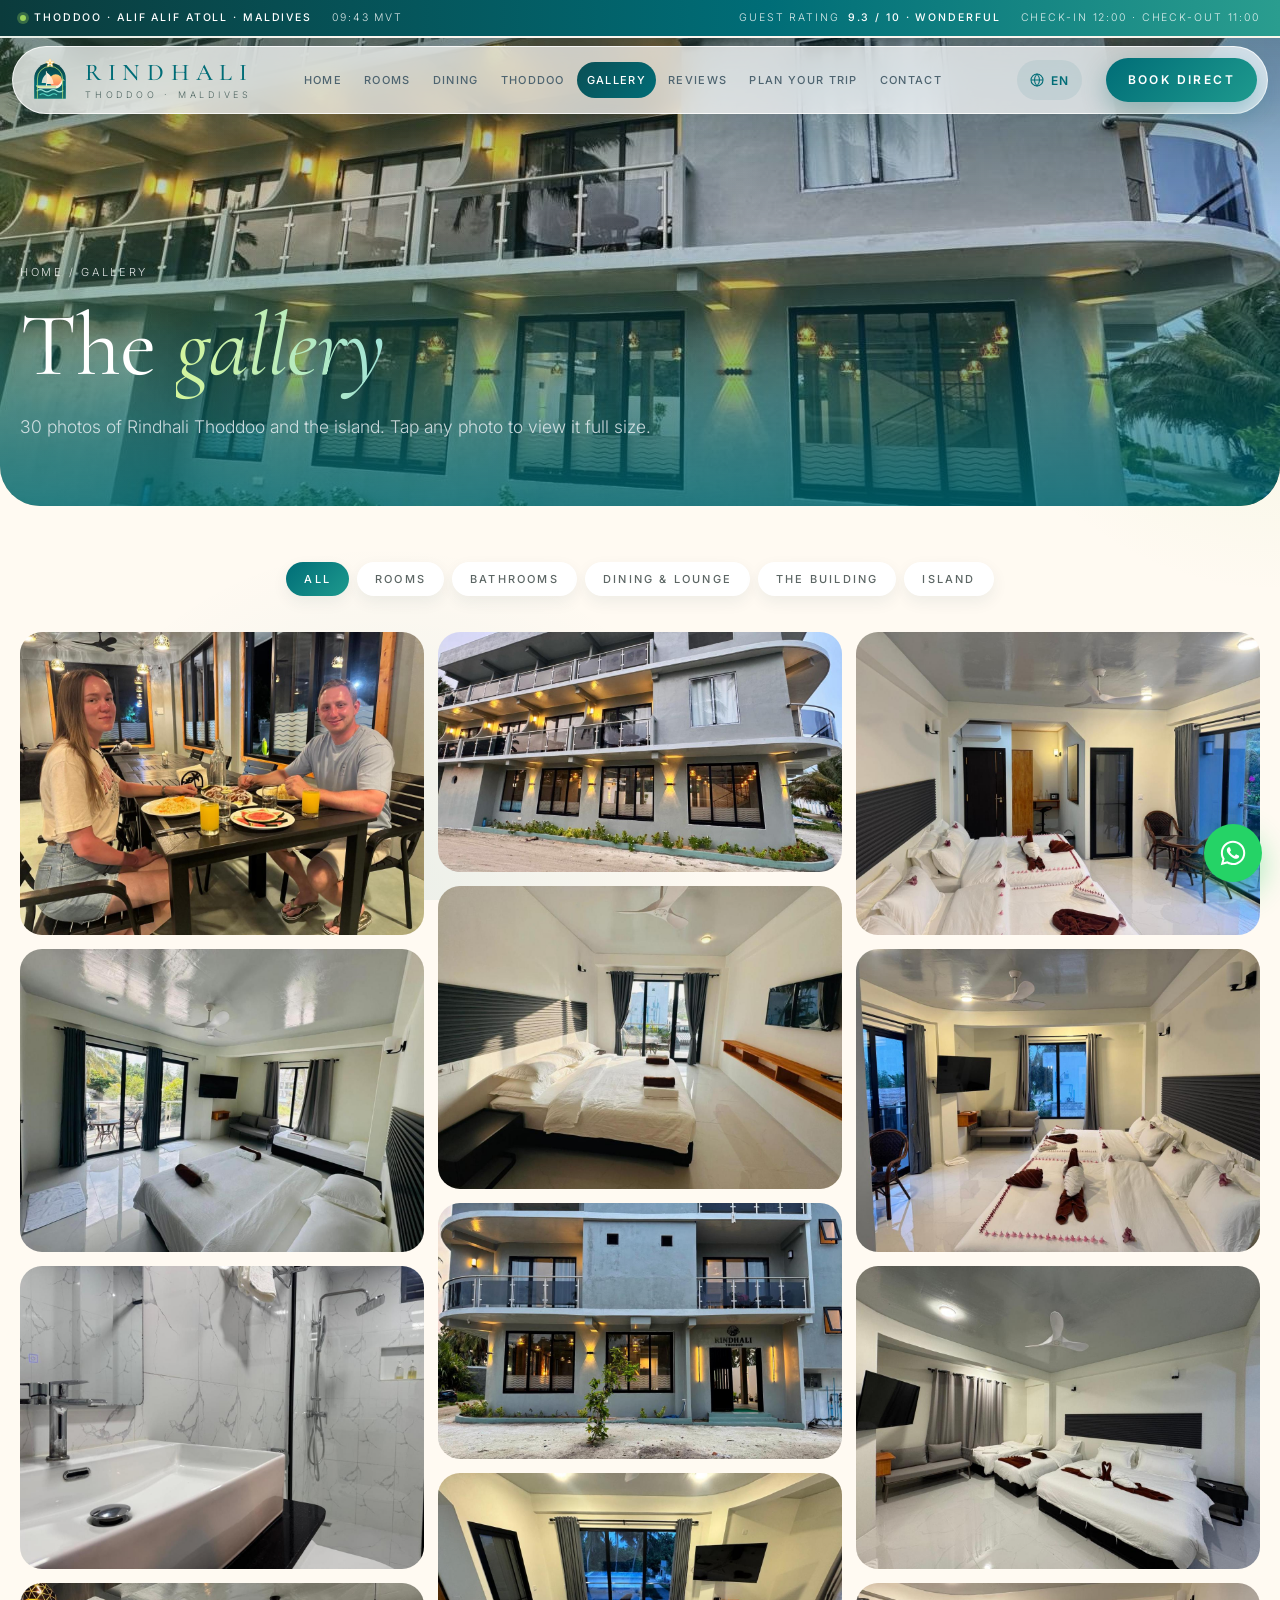
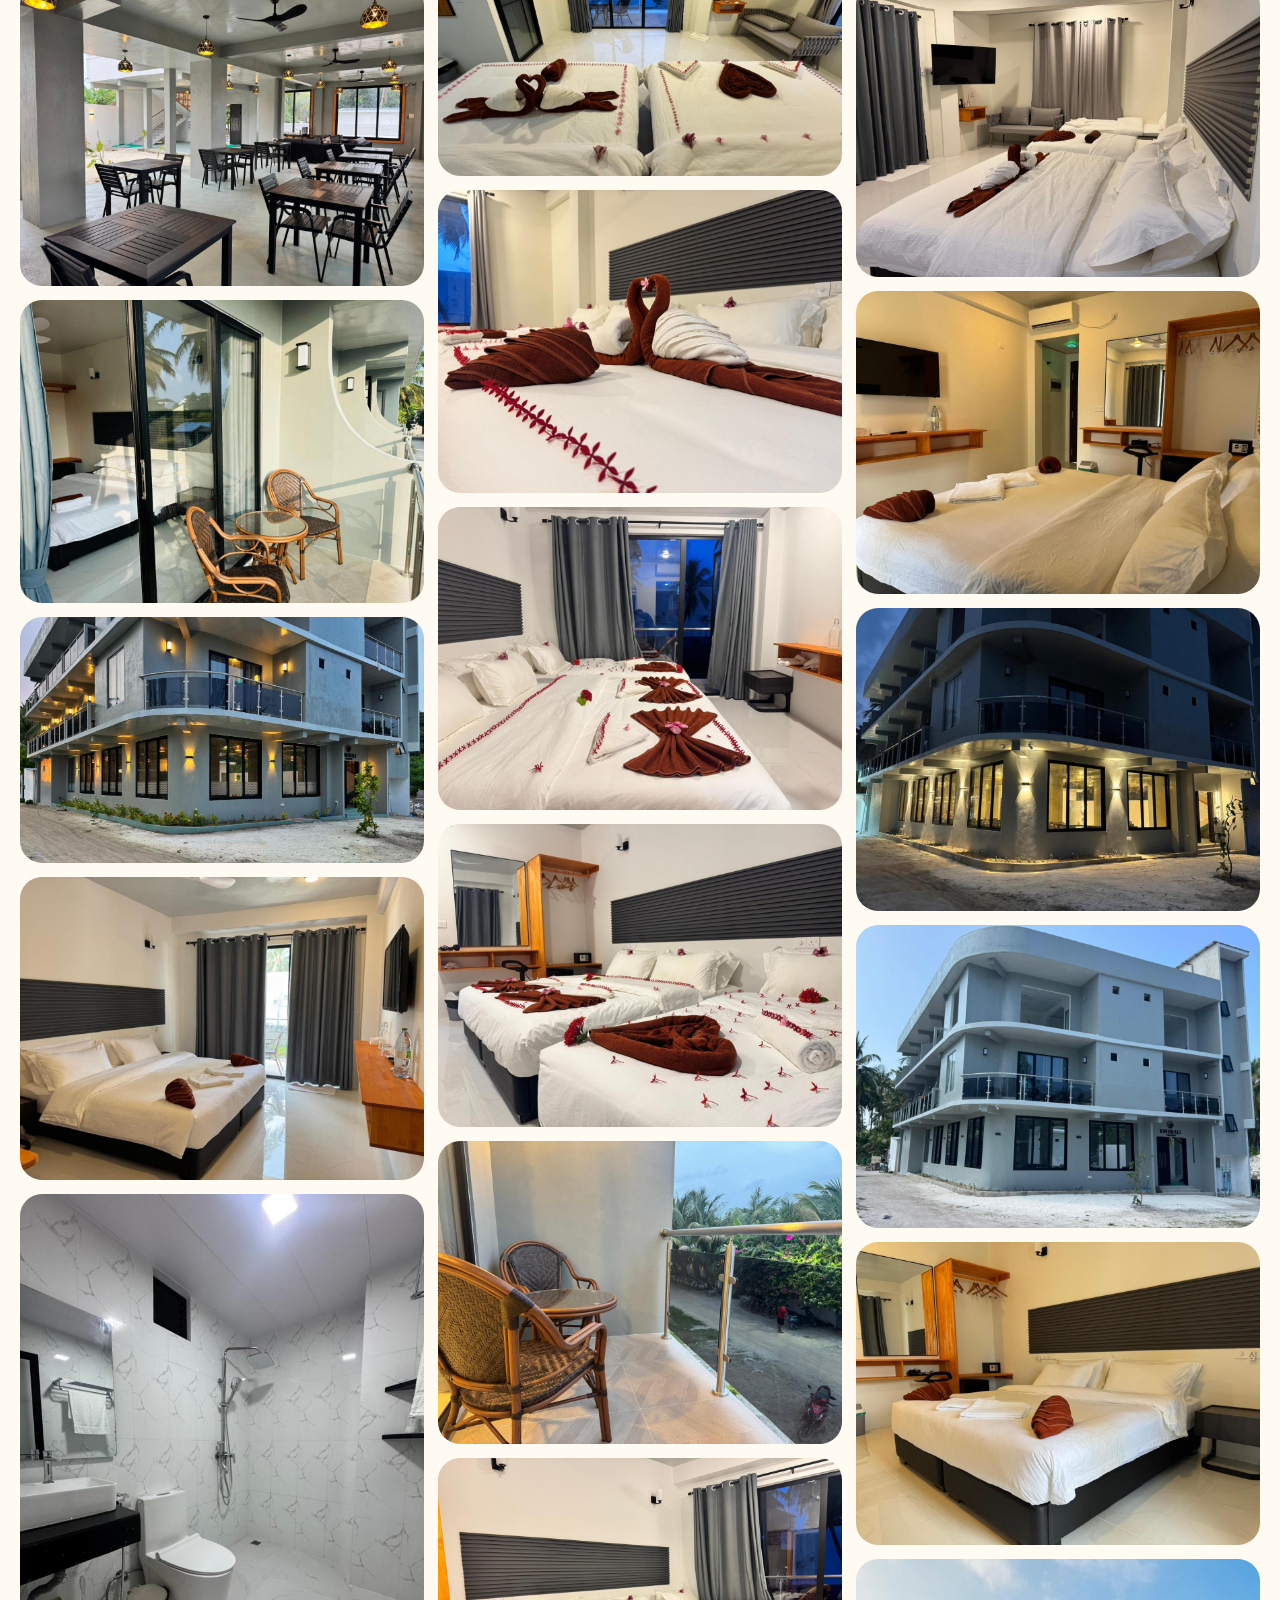
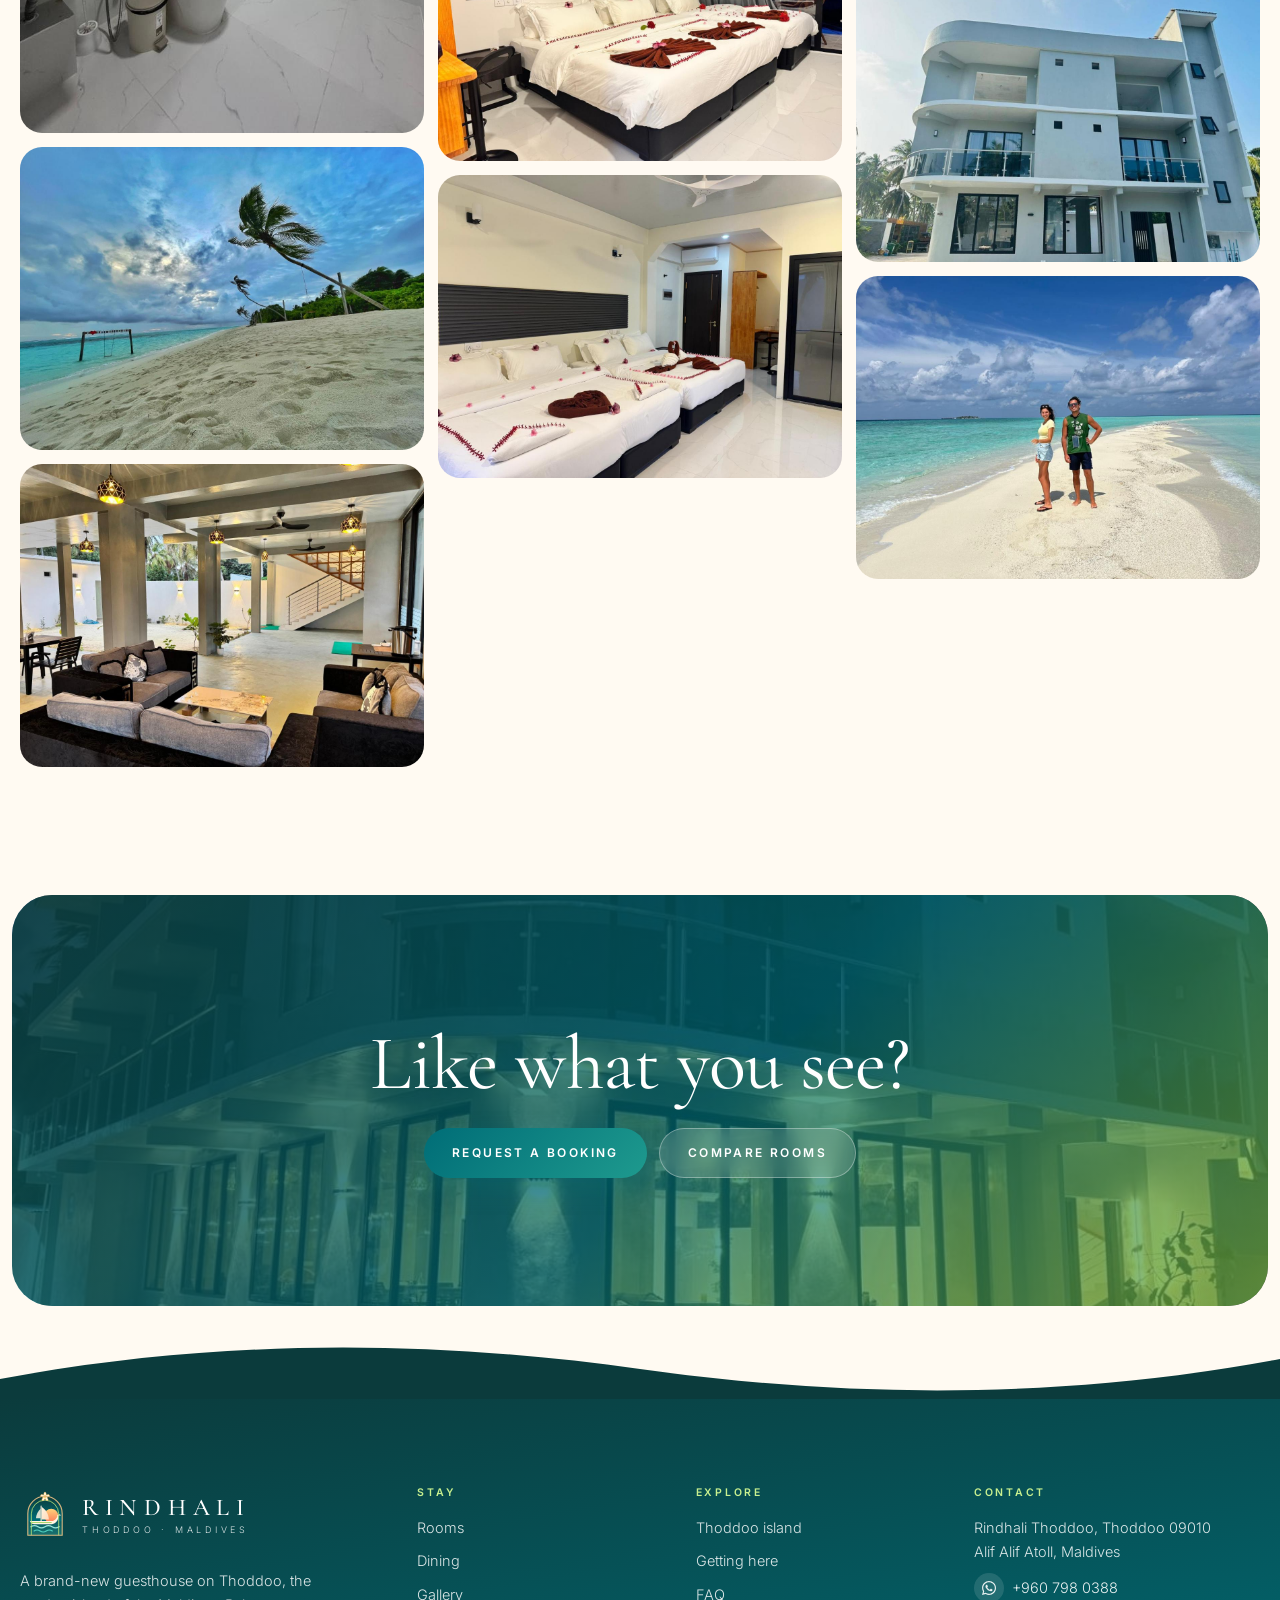
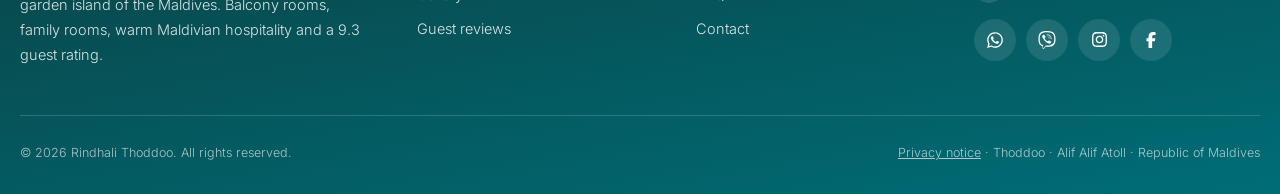
<file: gallery.html>
<!doctype html>
<html lang="en">
<head>
<meta charset="utf-8">
<meta name="viewport" content="width=device-width,initial-scale=1,viewport-fit=cover">
<title>Photo Gallery | Rindhali Thoddoo Guesthouse, Maldives</title>
<meta name="description" content="See inside Rindhali Thoddoo: brand-new balcony rooms, family rooms, rain-shower bathrooms, the restaurant, the building by day and night, and Thoddoo's beaches.">
<meta name="keywords" content="Rindhali Thoddoo, Thoddoo guesthouse, Thoddoo hotel, Thoddoo island, Maldives guesthouse, Alif Alif Atoll, local island Maldives, budget Maldives hotel, family room Maldives, Thoddoo accommodation">
<meta name="theme-color" content="#006D77">
<meta property="og:type" content="website">
<meta property="og:site_name" content="Rindhali Thoddoo">
<meta property="og:title" content="Photo Gallery | Rindhali Thoddoo Guesthouse, Maldives">
<meta property="og:description" content="See inside Rindhali Thoddoo: brand-new balcony rooms, family rooms, rain-shower bathrooms, the restaurant, the building by day and night, and Thoddoo's beaches.">
<meta property="og:image" content="assets/p11.jpg">
<meta name="twitter:card" content="summary_large_image">
<link rel="icon" type="image/svg+xml" href="logo-mark.svg">
<link rel="preconnect" href="https://fonts.googleapis.com">
<link rel="preconnect" href="https://fonts.gstatic.com" crossorigin>
<link rel="stylesheet" href="https://fonts.googleapis.com/css2?family=Cormorant+Garamond:ital,wght@0,400;0,500;1,400;1,500&family=Inter:wght@300;400;500;600&display=swap">
<link rel="stylesheet" href="style.css">
<script type="application/ld+json">
{"@context":"https://schema.org","@type":"Hotel","name":"Rindhali Thoddoo","description":"Brand-new guesthouse on Thoddoo island, Alif Alif Atoll, Maldives, with balcony rooms, family rooms, restaurant, free Wi-Fi, free bicycles and airport transfers.","address":{"@type":"PostalAddress","addressLocality":"Thoddoo","postalCode":"09010","addressRegion":"Alif Alif Atoll","addressCountry":"MV"},"geo":{"@type":"GeoCoordinates","latitude":4.44003597705171,"longitude":72.9604909913887},"checkinTime":"12:00","checkoutTime":"11:00","petsAllowed":false,"availableLanguage":["English","Russian"],"amenityFeature":[{"@type":"LocationFeatureSpecification","name":"Free Wi-Fi","value":true},{"@type":"LocationFeatureSpecification","name":"Air conditioning","value":true},{"@type":"LocationFeatureSpecification","name":"Restaurant","value":true},{"@type":"LocationFeatureSpecification","name":"Airport shuttle","value":true},{"@type":"LocationFeatureSpecification","name":"24-hour front desk","value":true},{"@type":"LocationFeatureSpecification","name":"Room service","value":true},{"@type":"LocationFeatureSpecification","name":"Family rooms","value":true},{"@type":"LocationFeatureSpecification","name":"Garden","value":true},{"@type":"LocationFeatureSpecification","name":"Terrace","value":true}],"aggregateRating":{"@type":"AggregateRating","ratingValue":"9.3","bestRating":"10","worstRating":"1","reviewCount":"9"},"image":"assets/p26.jpg"}
</script>
</head>
<body data-page="gallery">
<svg width="0" height="0" style="position:absolute" aria-hidden="true">
  <defs id="logo-defs"><linearGradient id="rg-sky" x1="0" y1="0" x2="0" y2="1"><stop offset="0" stop-color="#0B3B3C"/><stop offset=".62" stop-color="#006D77"/><stop offset="1" stop-color="#2A9D8F"/></linearGradient>
    <linearGradient id="rg-sun" x1="0" y1="0" x2="0" y2="1"><stop offset="0" stop-color="#FFD27A"/><stop offset="1" stop-color="#FF7A59"/></linearGradient>
    <linearGradient id="rg-sail" x1="0" y1="0" x2="1" y2="1"><stop offset="0" stop-color="#FFF4E2"/><stop offset="1" stop-color="#FFD9B8"/></linearGradient>
    <clipPath id="rg-clip"><path d="M10 58V30a22 22 0 0 1 44 0v28z"/></clipPath></defs><symbol id="logo" viewBox="0 0 64 64"><path d="M10 58V30a22 22 0 0 1 44 0v28z" fill="url(#rg-sky)"/>
  <g clip-path="url(#rg-clip)">
    <circle cx="40" cy="33" r="9" fill="url(#rg-sun)"/>
    <path d="M10 40h44v18H10z" fill="#0B4F55" opacity=".55"/>
    <path d="M14 47c3-2 6-2 9 0s6 2 9 0 6-2 9 0 6 2 9 0" fill="none" stroke="#A7F0E6" stroke-width="1.6" stroke-linecap="round" opacity=".9"/>
    <path d="M18 52.5c2.6-1.7 5.2-1.7 7.8 0s5.2 1.7 7.8 0 5.2-1.7 7.8 0" fill="none" stroke="#5EEAD4" stroke-width="1.4" stroke-linecap="round" opacity=".8"/>
  </g>
  <g transform="translate(-3 0)">
  <path d="M30 20.5v19.2" stroke="#FFF4E2" stroke-width="1.3" stroke-linecap="round"/>
  <path d="M30.6 21.5c5.6 3.6 8.8 9.4 9.4 16.2H30.6z" fill="url(#rg-sail)"/>
  <path d="M29.4 24c-3.6 3-5.6 7.2-6 12.2h6z" fill="#FFF4E2" opacity=".85"/>
  <path d="M15.5 39.6h27.8c2.6 0 4.6-1.3 6.2-3.6l1.6-2.4c.4-.6 1.2-.4 1.2.3-.2 3.4-1.8 6.4-4.4 8.2-1.6 1.1-3.6 1.7-5.8 1.7H21.5c-2.6 0-4.8-1.6-6-4.2z" fill="#FFF4E2"/>
  <path d="M51 33.4c.9-1.4 2.4-2 3.4-1.2" fill="none" stroke="#FFF4E2" stroke-width="1.3" stroke-linecap="round"/>
  <path d="M18 41.6h25" stroke="#9BD35A" stroke-width="1.1" stroke-linecap="round"/>
  </g>
  <path d="M14.5 58V30.5a17.5 17.5 0 0 1 35 0V58" fill="none" stroke="#B8E37A" stroke-width="1.1" opacity=".95"/>
  <g transform="translate(32 8.6)">
    <g fill="#FFF4E2" stroke="#FFC24B" stroke-width=".5">
      <ellipse rx="1.6" ry="3.4" transform="rotate(0) translate(0 -2.6)"/>
      <ellipse rx="1.6" ry="3.4" transform="rotate(72) translate(0 -2.6)"/>
      <ellipse rx="1.6" ry="3.4" transform="rotate(144) translate(0 -2.6)"/>
      <ellipse rx="1.6" ry="3.4" transform="rotate(216) translate(0 -2.6)"/>
      <ellipse rx="1.6" ry="3.4" transform="rotate(288) translate(0 -2.6)"/>
    </g>
    <circle r="1.3" fill="#FFC24B"/>
  </g><path d="M10 58V30a22 22 0 0 1 44 0v28z" fill="none" style="stroke:var(--lg-edge,none)" stroke-width="1.4"/></symbol>
  
  <symbol id="i-wa" viewBox="0 0 448 512"><path fill="currentColor" d="M380.9 97.1C339 55.1 283.2 32 223.9 32c-122.4 0-222 99.6-222 222 0 39.1 10.2 77.3 29.6 111L0 480l117.7-30.9c32.4 17.7 68.9 27 106.1 27h.1c122.3 0 224.1-99.6 224.1-222 0-59.3-25.2-115-67.1-157zm-157 341.6c-33.2 0-65.7-8.9-94-25.7l-6.7-4-69.8 18.3L72 359.2l-4.4-7c-18.5-29.4-28.2-63.3-28.2-98.2 0-101.7 82.8-184.5 184.6-184.5 49.3 0 95.6 19.2 130.4 54.1 34.8 34.9 56.2 81.2 56.1 130.5 0 101.8-84.9 184.6-186.6 184.6zm101.2-138.2c-5.5-2.8-32.8-16.2-37.9-18-5.1-1.9-8.8-2.8-12.5 2.8-3.7 5.6-14.3 18-17.6 21.8-3.2 3.7-6.5 4.2-12 1.4-32.6-16.3-54-29.1-75.5-66-5.7-9.8 5.7-9.1 16.3-30.3 1.8-3.7.9-6.9-.5-9.7-1.4-2.8-12.5-30.1-17.1-41.2-4.5-10.8-9.1-9.3-12.5-9.5-3.2-.2-6.9-.2-10.6-.2-3.7 0-9.7 1.4-14.8 6.9-5.1 5.6-19.4 19-19.4 46.3 0 27.3 19.9 53.7 22.6 57.4 2.8 3.7 39.1 59.7 94.8 83.8 35.2 15.2 49 16.5 66.6 13.9 10.7-1.6 32.8-13.4 37.4-26.4 4.6-13 4.6-24.1 3.2-26.4-1.3-2.5-5-3.9-10.5-6.6z"/></symbol>
  <symbol id="i-ig" viewBox="0 0 448 512"><path fill="currentColor" d="M224.1 141c-63.6 0-114.9 51.3-114.9 114.9s51.3 114.9 114.9 114.9S339 319.5 339 255.9 287.7 141 224.1 141zm0 189.6c-41.1 0-74.7-33.5-74.7-74.7s33.5-74.7 74.7-74.7 74.7 33.5 74.7 74.7-33.6 74.7-74.7 74.7zm146.4-194.3c0 14.9-12 26.8-26.8 26.8-14.9 0-26.8-12-26.8-26.8s12-26.8 26.8-26.8 26.8 12 26.8 26.8zm76.1 27.2c-1.7-35.9-9.9-67.7-36.2-93.9-26.2-26.2-58-34.4-93.9-36.2-37-2.1-147.9-2.1-184.9 0-35.8 1.7-67.6 9.9-93.9 36.1s-34.4 58-36.2 93.9c-2.1 37-2.1 147.9 0 184.9 1.7 35.9 9.9 67.7 36.2 93.9s58 34.4 93.9 36.2c37 2.1 147.9 2.1 184.9 0 35.9-1.7 67.7-9.9 93.9-36.2 26.2-26.2 34.4-58 36.2-93.9 2.1-37 2.1-147.8 0-184.8zM398.8 388c-7.8 19.6-22.9 34.7-42.6 42.6-29.5 11.7-99.5 9-132.1 9s-102.7 2.6-132.1-9c-19.6-7.8-34.7-22.9-42.6-42.6-11.7-29.5-9-99.5-9-132.1s-2.6-102.7 9-132.1c7.8-19.6 22.9-34.7 42.6-42.6 29.5-11.7 99.5-9 132.1-9s102.7-2.6 132.1 9c19.6 7.8 34.7 22.9 42.6 42.6 11.7 29.5 9 99.5 9 132.1s2.7 102.7-9 132.1z"/></symbol>
  <symbol id="i-viber" viewBox="0 0 512 512"><path fill="currentColor" d="M444 49.9C431.3 38.2 379.9.9 265.3.4c0 0-135.1-8.1-200.9 52.3C27.8 89.3 14.9 143 13.5 209.5c-1.4 66.5-3.1 191.1 117 224.9h.1l-.1 51.6s-.8 20.9 13 25.1c16.6 5.2 26.4-10.7 42.3-27.8 8.7-9.4 20.7-23.2 29.8-33.7 82.2 6.9 145.3-8.9 152.5-11.2 16.6-5.4 110.5-17.4 125.7-142 15.8-128.6-7.6-209.8-49.8-246.5zM457.9 287c-12.9 104-89 110.6-103 115.1-6 1.9-61.5 15.7-131.2 11.2 0 0-52 62.7-68.2 79-5.3 5.3-11.1 4.8-11-5.7 0-6.9.4-85.7.4-85.7-.1 0-.1 0 0 0-101.8-28.2-95.8-134.3-94.7-189.8 1.1-55.5 11.6-101 42.6-131.6 55.7-50.5 170.4-43 170.4-43 96.9.4 143.3 29.6 154.1 39.4 35.7 30.6 53.9 103.8 40.6 211.1zm-139-80.8c.4 8.6-12.5 9.2-12.9.6-1.1-22-11.4-32.7-32.6-33.9-8.6-.5-7.8-13.4.7-12.9 27.9 1.5 43.4 17.5 44.8 46.2zm20.3 11.3c1-42.4-25.5-75.6-75.8-79.3-8.5-.6-7.6-13.5.9-12.9 58 4.2 88.9 44.1 87.8 92.5-.1 8.6-13.1 8.2-12.9-.3zm47 13.4c.1 8.6-12.9 8.7-12.9.1-.6-81.5-54.9-125.9-120.8-126.4-8.5-.1-8.5-12.9 0-12.9 73.7.5 133 51.4 133.7 139.2zM374.9 329v.2c-10.8 19-31 40-51.8 33.3l-.2-.3c-21.1-5.9-70.8-31.5-102.2-56.5-16.2-12.8-31-27.9-42.4-42.4-10.3-12.9-20.7-28.2-30.8-46.6-21.3-38.5-26-55.7-26-55.7-6.7-20.8 14.2-41 33.3-51.8h.2c9.2-4.8 18-3.2 23.9 3.9 0 0 12.4 14.8 17.7 22.1 5 6.8 11.7 17.7 15.2 23.8 6.1 10.9 2.3 22-3.7 26.6l-12 9.6c-6.1 4.9-5.3 14-5.3 14s17.8 67.3 84.3 84.3c0 0 9.1.8 14-5.3l9.6-12c4.6-6 15.7-9.8 26.6-3.7 14.7 8.3 33.4 21.2 45.8 32.9 7 5.7 8.6 14.4 3.8 23.6z"/></symbol>
  <symbol id="i-fb" viewBox="0 0 320 512"><path fill="currentColor" d="M80 299.3V512H196V299.3h86.5l18-97.8H196V166.9c0-51.7 20.3-71.5 72.7-71.5c16.3 0 29.4 .4 37 1.2V7.9C291.4 4 256.4 0 236.2 0C129.3 0 80 50.5 80 159.4v42.1H14v97.8H80z"/></symbol>
  <symbol id="i-mail" viewBox="0 0 24 24"><g fill="none" stroke="currentColor" stroke-width="1.5" stroke-linecap="round" stroke-linejoin="round"><rect x="3" y="5" width="18" height="14" rx="2"/><path d="M3 7l9 6 9-6"/></g></symbol>
  <symbol id="i-pin" viewBox="0 0 24 24"><g fill="none" stroke="currentColor" stroke-width="1.5" stroke-linejoin="round"><path d="M12 21s-7-6.2-7-11.5A7 7 0 0 1 19 9.5C19 14.8 12 21 12 21z"/><circle cx="12" cy="9.5" r="2.5"/></g></symbol>
  <symbol id="i-phone" viewBox="0 0 24 24"><path fill="none" stroke="currentColor" stroke-width="1.5" stroke-linejoin="round" d="M5 4h4l2 5-2.5 1.5a11 11 0 0 0 5 5L15 13l5 2v4a2 2 0 0 1-2 2A16 16 0 0 1 3 6a2 2 0 0 1 2-2"/></symbol>
  <symbol id="i-clock" viewBox="0 0 24 24"><g fill="none" stroke="currentColor" stroke-width="1.5" stroke-linecap="round"><circle cx="12" cy="12" r="9"/><path d="M12 7v5l3 2"/></g></symbol>
  <symbol id="u-star" viewBox="0 0 24 24"><path fill="none" stroke="currentColor" stroke-width="1.4" stroke-linejoin="round" d="M12 3l2.7 5.6 6.1.9-4.4 4.3 1 6.1L12 17l-5.4 2.9 1-6.1-4.4-4.3 6.1-.9z"/></symbol>
  <symbol id="u-bal" viewBox="0 0 24 24"><g fill="none" stroke="currentColor" stroke-width="1.4" stroke-linecap="round"><path d="M5 3h14v9H5zM12 3v9M3 12h18M5 12v9M9.5 12v9M14.5 12v9M19 12v9M3 21h18"/></g></symbol>
  <symbol id="u-walk" viewBox="0 0 24 24"><g fill="none" stroke="currentColor" stroke-width="1.4" stroke-linecap="round" stroke-linejoin="round"><circle cx="13" cy="4" r="1.8"/><path d="M10 21l2-6 3 3v3M9 11l3-3 3 3 2 1M12 8l-1 7M7 13l2-2"/><path d="M2 21c2 0 2-1 4-1"/></g></symbol>
  <symbol id="u-fam" viewBox="0 0 24 24"><g fill="none" stroke="currentColor" stroke-width="1.4" stroke-linecap="round"><circle cx="7" cy="6" r="2.2"/><circle cx="17" cy="6" r="2.2"/><circle cx="12" cy="12" r="1.7"/><path d="M3 20v-5a4 4 0 0 1 8 0M13 15a4 4 0 0 1 8 0v5M9.5 20v-2.5a2.5 2.5 0 0 1 5 0V20"/></g></symbol>
  <symbol id="u-bike" viewBox="0 0 24 24"><g fill="none" stroke="currentColor" stroke-width="1.4" stroke-linecap="round" stroke-linejoin="round"><circle cx="5.5" cy="16" r="3.5"/><circle cx="18.5" cy="16" r="3.5"/><path d="M5.5 16l4-7h6.5l2.5 7M9.5 9L12 16h1.5L16 9M8 6.5h3M15 6h2.5"/></g></symbol>
  <symbol id="u-boat" viewBox="0 0 24 24"><g fill="none" stroke="currentColor" stroke-width="1.4" stroke-linecap="round" stroke-linejoin="round"><path d="M3 14h18l-2.5 4.5H5.5z"/><path d="M6 14V9h8l3 5M9 9V6.5M2 21c1.5 0 1.5-1 3-1s1.5 1 3 1 1.5-1 3-1 1.5 1 3 1 1.5-1 3-1 1.5 1 3 1"/></g></symbol>
  <symbol id="u-food" viewBox="0 0 24 24"><g fill="none" stroke="currentColor" stroke-width="1.4" stroke-linecap="round" stroke-linejoin="round"><path d="M4 3v7a2 2 0 0 0 4 0V3M6 10v11M16 3c-2 0-3 2.5-3 6s1 4 3 4v8M16 3v18"/></g></symbol>
  <symbol id="u-wifi" viewBox="0 0 24 24"><g fill="none" stroke="currentColor" stroke-width="1.4" stroke-linecap="round"><path d="M2.5 9a14 14 0 0 1 19 0M5.5 12.5a9.5 9.5 0 0 1 13 0M8.5 16a5 5 0 0 1 7 0"/><circle cx="12" cy="19.2" r="1" fill="currentColor"/></g></symbol>
  <symbol id="u-snow" viewBox="0 0 24 24"><g fill="none" stroke="currentColor" stroke-width="1.4" stroke-linecap="round"><path d="M12 2v20M4.5 6.5l15 11M19.5 6.5l-15 11M9 3.5l3 2.5 3-2.5M9 20.5l3-2.5 3 2.5"/></g></symbol>
  <symbol id="u-desk" viewBox="0 0 24 24"><g fill="none" stroke="currentColor" stroke-width="1.4" stroke-linecap="round"><path d="M3 18h18M5 18a7 7 0 0 1 14 0M12 9V7M10 7h4"/></g></symbol>
  <symbol id="u-bell" viewBox="0 0 24 24"><g fill="none" stroke="currentColor" stroke-width="1.4" stroke-linecap="round"><path d="M3 17h18M4.5 17a7.5 7.5 0 0 1 15 0M12 9.5V8M7 20h10"/></g></symbol>
  <symbol id="u-leaf" viewBox="0 0 24 24"><g fill="none" stroke="currentColor" stroke-width="1.4" stroke-linecap="round" stroke-linejoin="round"><path d="M5 19c0-8 5-14 15-15-1 10-7 15-15 15zM5 19l8-8"/></g></symbol>
  <symbol id="u-wash" viewBox="0 0 24 24"><g fill="none" stroke="currentColor" stroke-width="1.4"><rect x="4" y="3" width="16" height="18" rx="2"/><circle cx="12" cy="13" r="4.5"/><path d="M7 6.5h2"/></g></symbol>
  <symbol id="u-cash" viewBox="0 0 24 24"><g fill="none" stroke="currentColor" stroke-width="1.4"><rect x="2.5" y="6" width="19" height="12" rx="2"/><circle cx="12" cy="12" r="2.8"/></g></symbol>
  <symbol id="u-lang" viewBox="0 0 24 24"><g fill="none" stroke="currentColor" stroke-width="1.4"><circle cx="12" cy="12" r="9"/><path d="M3 12h18M12 3c2.5 2.6 3.8 5.6 3.8 9s-1.3 6.4-3.8 9c-2.5-2.6-3.8-5.6-3.8-9S9.5 5.6 12 3z"/></g></symbol>
  <symbol id="u-nosmoke" viewBox="0 0 24 24"><g fill="none" stroke="currentColor" stroke-width="1.4" stroke-linecap="round"><circle cx="12" cy="12" r="9"/><path d="M5.6 5.6l12.8 12.8M7 13h7M16 13h1"/></g></symbol>
</svg>

<a class="skip" href="#main">Skip to content</a>
<div class="progress" aria-hidden="true"><i></i></div>
<div class="ticker" role="note">
  <div class="wrap">
    <div class="l">
      <span><i class="dot" aria-hidden="true"></i><b>Thoddoo · Alif Alif Atoll · Maldives</b></span>
      <span class="hide-s coord">4.44° N · 72.96° E</span>
      <span class="hide-s" id="mvt"></span>
      <span id="wx" hidden></span>
    </div>
    <div class="r">
      <span>Guest rating <b>9.3 / 10 · Wonderful</b></span>
      <span class="hide-s">Check-in 12:00 · Check-out 11:00</span>
    </div>
  </div>
</div>

<header class="site-h">
  <div class="wrap">
    <a class="logo" href="index.html" aria-label="Rindhali Thoddoo, home">
      <svg class="logo-svg" aria-hidden="true"><use href="#logo"/></svg>
      <span class="logo-t"><b>RINDHALI</b><small>THODDOO · MALDIVES</small></span>
    </a>
    <nav class="nav" id="nav" aria-label="Main">
      <a href="index.html" data-p="home">Home</a>
      <a href="rooms.html" data-p="rooms">Rooms</a>
      <a href="dining.html" data-p="dining">Dining</a>
      <a href="experiences.html" data-p="experiences">Thoddoo</a>
      <a href="gallery.html" data-p="gallery">Gallery</a>
      <a href="reviews.html" data-p="reviews">Reviews</a>
      <a href="plan.html" data-p="plan">Plan Your Trip</a>
      <a href="contact.html" data-p="contact">Contact</a>
      <a class="btn btn-light" href="contact.html#book">Book direct</a>
    </nav>
    <a class="btn btn-light" href="contact.html#book">Book direct</a>
    <button class="burger" type="button" aria-label="Menu" aria-expanded="false" aria-controls="nav"><i></i><i></i><i></i></button>
  </div>
</header>

<main id="main" tabindex="-1">
<section class="phero" style="min-height:52vh">
  <img src="assets/p11.jpg" alt="Rindhali Thoddoo facade and balconies">
  <div class="wrap">
    <span class="crumbs"><a href="index.html">Home</a> / Gallery</span>
    <h1>The <em>gallery</em></h1>
    <p class="lead">30 photos of Rindhali Thoddoo and the island. Tap any photo to view it full size.</p>
  </div>
</section>

<section class="band" style="padding-top:56px">
  <div class="wrap">
    <div class="filters rv" role="group" aria-label="Filter photos">
      <button type="button" class="on" aria-pressed="true" data-cat="all">All</button>
      <button type="button" aria-pressed="false" data-cat="rooms">Rooms</button>
      <button type="button" aria-pressed="false" data-cat="bath">Bathrooms</button>
      <button type="button" aria-pressed="false" data-cat="dining">Dining &amp; lounge</button>
      <button type="button" aria-pressed="false" data-cat="exterior">The building</button>
      <button type="button" aria-pressed="false" data-cat="island">Island</button>
    </div>
    <div class="gal" id="gal"></div>
  </div>
</section>

<section class="band cta">
  <img loading="lazy" src="assets/p26.jpg" alt="">
  <div class="wrap rv">
    <h2>Like what you see?</h2>
    <div class="row"><a class="btn btn-light" href="contact.html#book">Request a booking</a><a class="btn btn-ghost" href="rooms.html">Compare rooms</a></div>
  </div>
</section>

</main>

<footer class="site-f">
  <div class="wrap">
    <div class="ft">
      <div>
        <a class="logo ft-logo" href="index.html" aria-label="Rindhali Thoddoo, home"><svg class="logo-svg" aria-hidden="true"><use href="#logo"/></svg><span class="logo-t"><b>RINDHALI</b><small>THODDOO · MALDIVES</small></span></a>
        <p>A brand-new guesthouse on Thoddoo, the garden island of the Maldives. Balcony rooms, family rooms, warm Maldivian hospitality and a 9.3 guest rating.</p>
      </div>
      <div>
        <h4>Stay</h4>
        <nav aria-label="Stay"><a href="rooms.html">Rooms</a><a href="dining.html">Dining</a><a href="gallery.html">Gallery</a><a href="reviews.html">Guest reviews</a></nav>
      </div>
      <div>
        <h4>Explore</h4>
        <nav aria-label="Explore"><a href="experiences.html">Thoddoo island</a><a href="plan.html">Getting here</a><a href="plan.html#faq">FAQ</a><a href="contact.html">Contact</a></nav>
      </div>
      <div>
        <h4>Contact</h4>
        <address class="ft-contact">
          <span>Rindhali Thoddoo, Thoddoo 09010<br>Alif Alif Atoll, Maldives</span>
          <span class="fc-line"><a class="fc-ico" data-link="whatsapp" href="contact.html" target="_blank" rel="noopener" aria-label="WhatsApp"><svg width="16" height="16" aria-hidden="true"><use href="#i-wa"/></svg></a><a class="fc-txt" data-link="phone" data-text="phone" href="contact.html"></a></span>
          <span class="fc-line"><a class="fc-ico" data-link="email" href="contact.html" aria-label="Email"><svg width="16" height="16" aria-hidden="true"><use href="#i-mail"/></svg></a><a class="fc-txt" data-link="email" data-text="email" href="contact.html"></a></span>
        </address>
        <div class="social" aria-label="Follow us">
          <a data-link="whatsapp" href="contact.html" target="_blank" rel="noopener" aria-label="WhatsApp"><svg width="18" height="18" aria-hidden="true"><use href="#i-wa"/></svg></a>
          <a data-link="viber" href="contact.html" aria-label="Viber"><svg width="18" height="18" aria-hidden="true"><use href="#i-viber"/></svg></a>
          <a data-link="instagram" href="contact.html" target="_blank" rel="noopener" aria-label="Instagram"><svg width="17" height="17" aria-hidden="true"><use href="#i-ig"/></svg></a>
          <a data-link="facebook" href="contact.html" target="_blank" rel="noopener" aria-label="Facebook"><svg width="16" height="16" aria-hidden="true"><use href="#i-fb"/></svg></a>
        </div>
      </div>
    </div>
    <div class="fb"><span>© <span data-year>2026</span> Rindhali Thoddoo. All rights reserved.</span><span><a href="privacy.html">Privacy notice</a> · Thoddoo · Alif Alif Atoll · Republic of Maldives</span></div>
  </div>
</footer>

<div class="mbar" role="region" aria-label="Quick booking">
  <a class="btn btn-light" href="contact.html#book">Check availability</a>
  <a class="btn btn-wa" data-link="whatsapp" href="contact.html" target="_blank" rel="noopener" aria-label="WhatsApp us"><svg width="20" height="20" aria-hidden="true"><use href="#i-wa"/></svg></a>
</div>
<a class="fab" data-link="whatsapp" href="contact.html" target="_blank" rel="noopener" aria-label="Chat with us on WhatsApp"><svg width="28" height="28" aria-hidden="true"><use href="#i-wa"/></svg></a>
<script src="i18n.js"></script>
<script src="site.js"></script>
</body>
</html>
</file>
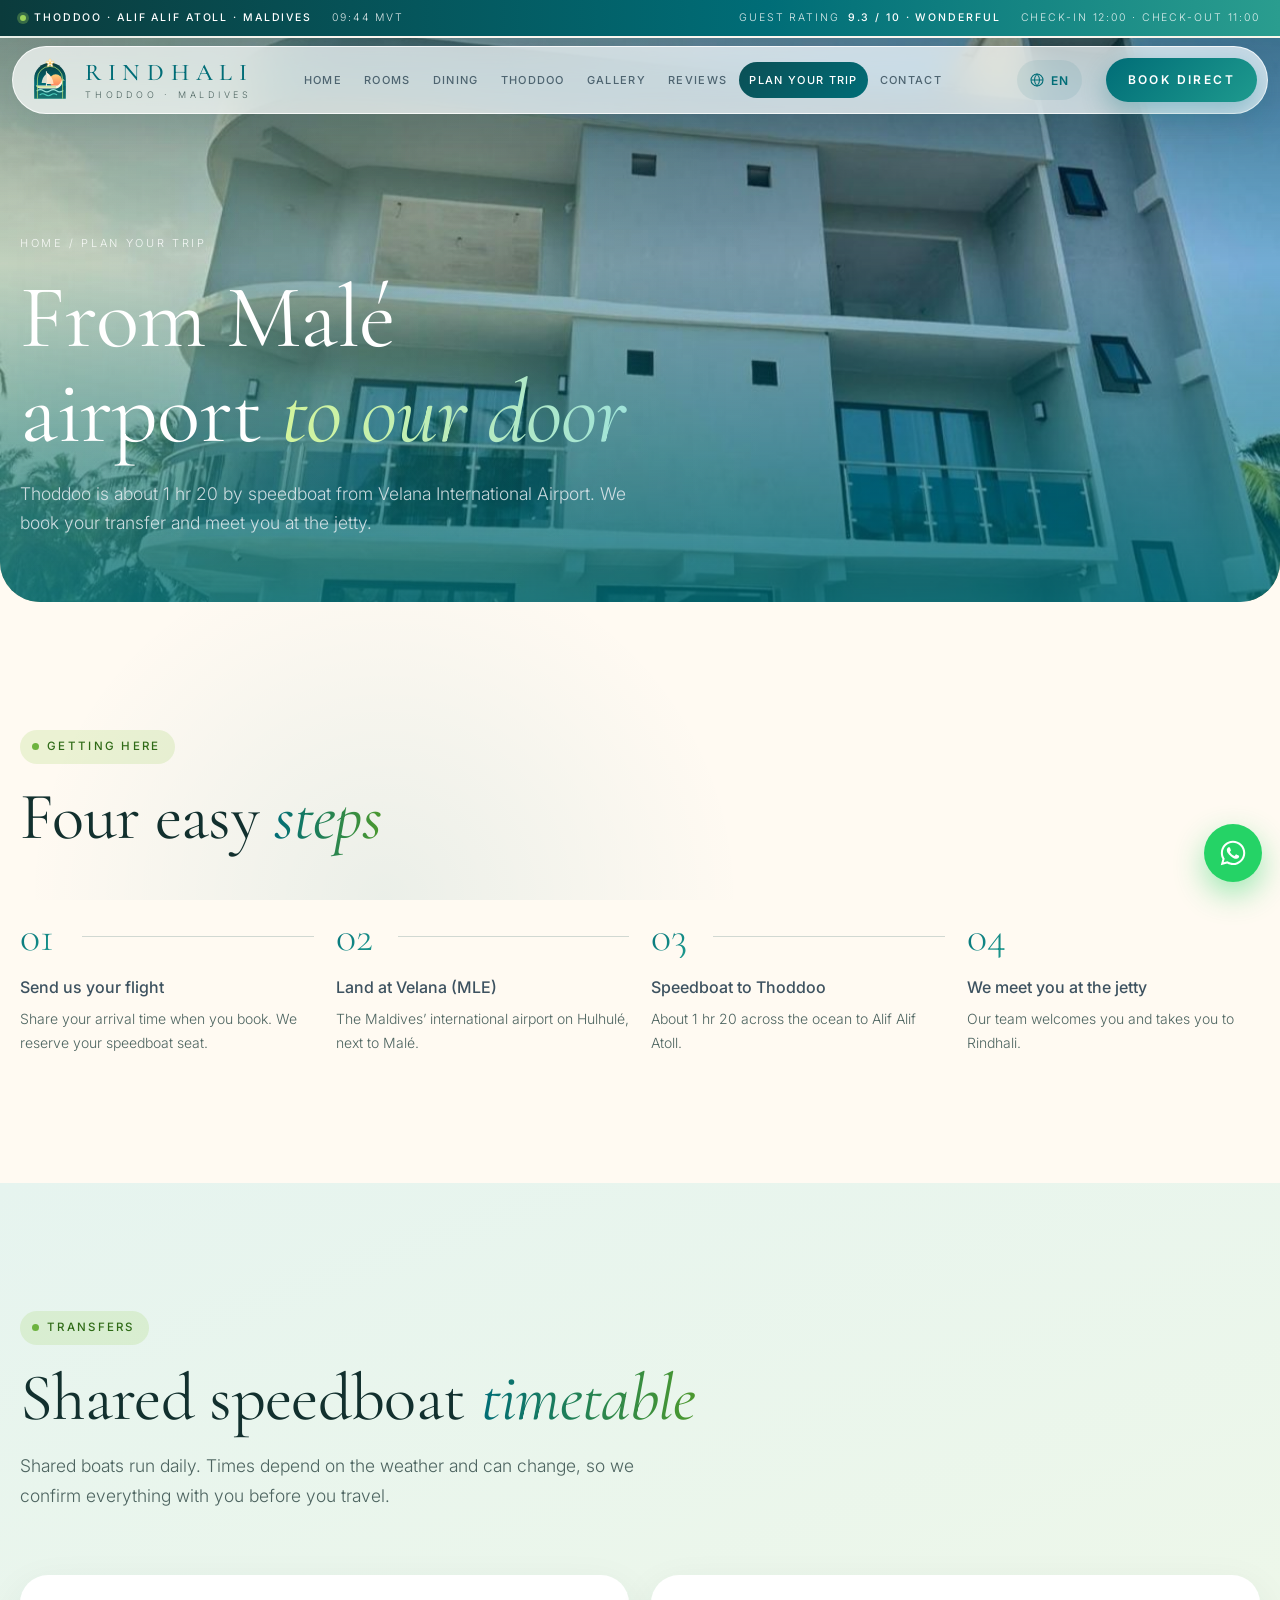
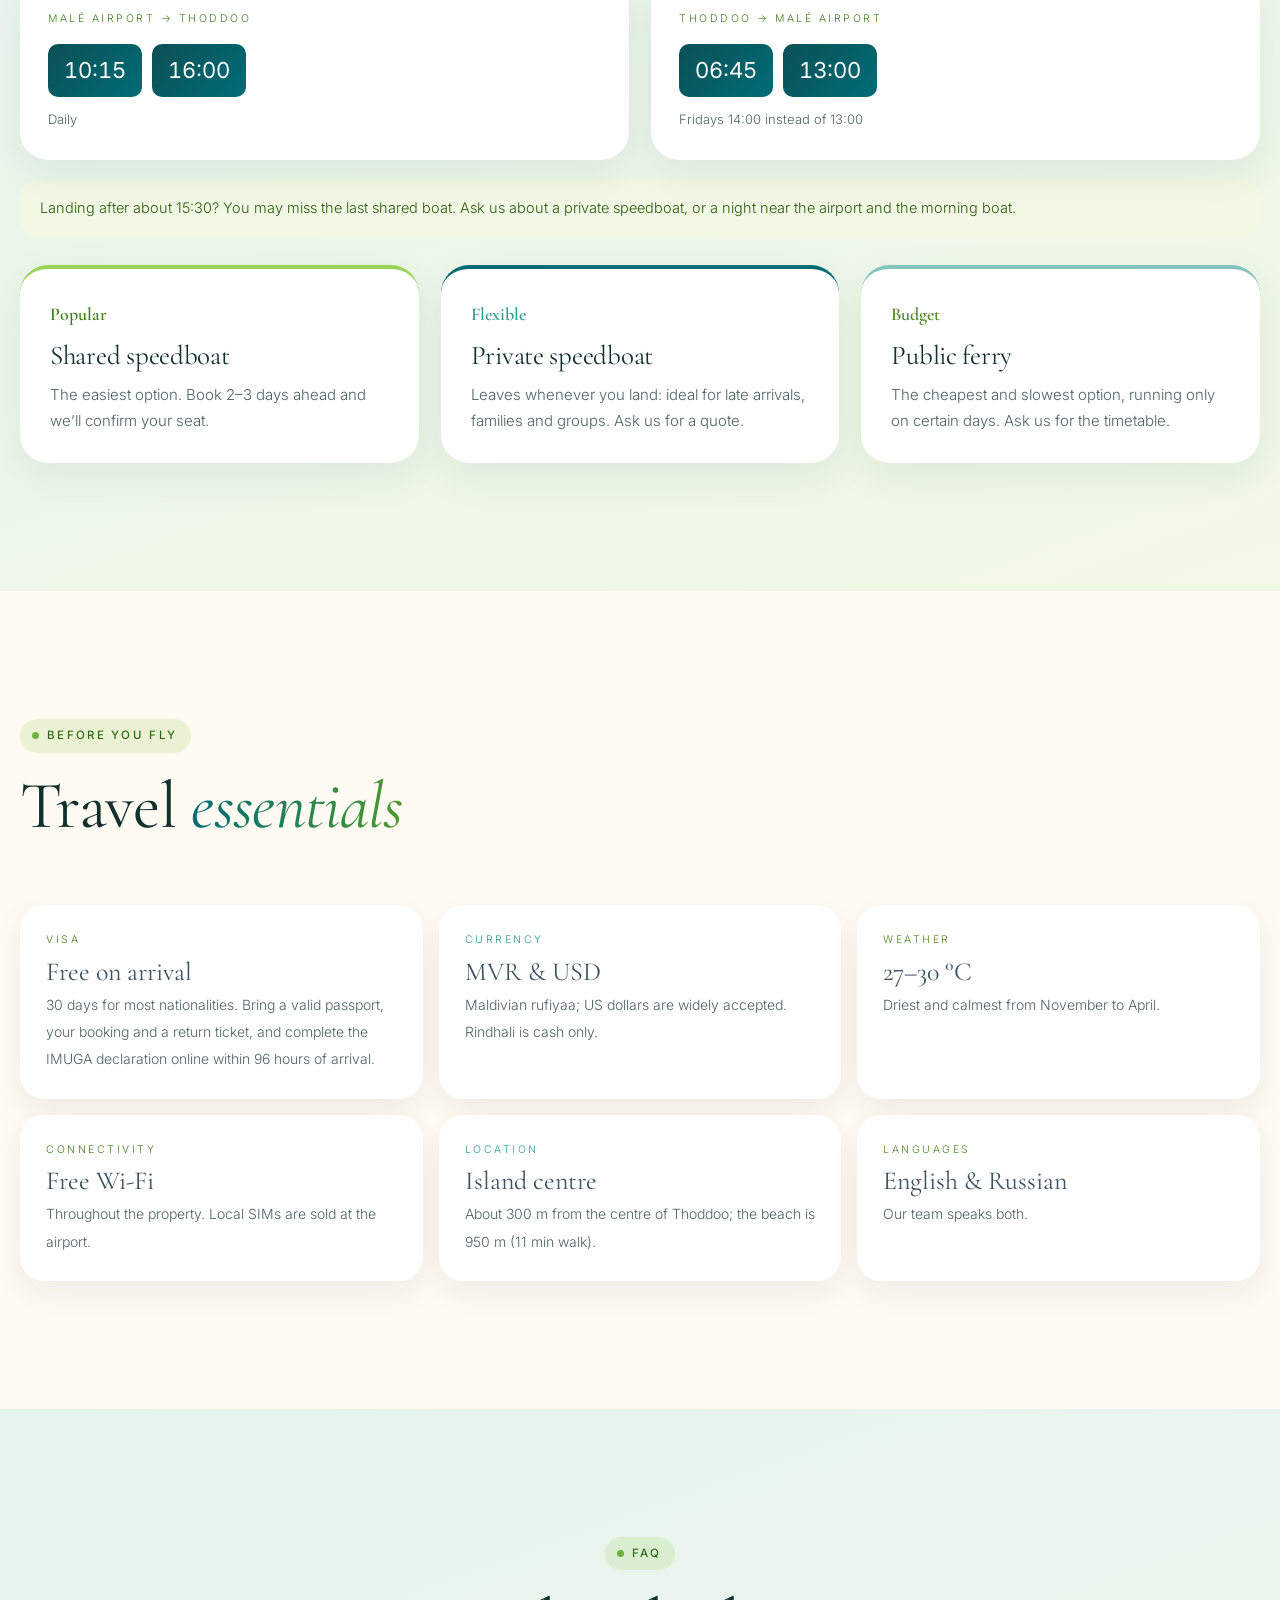
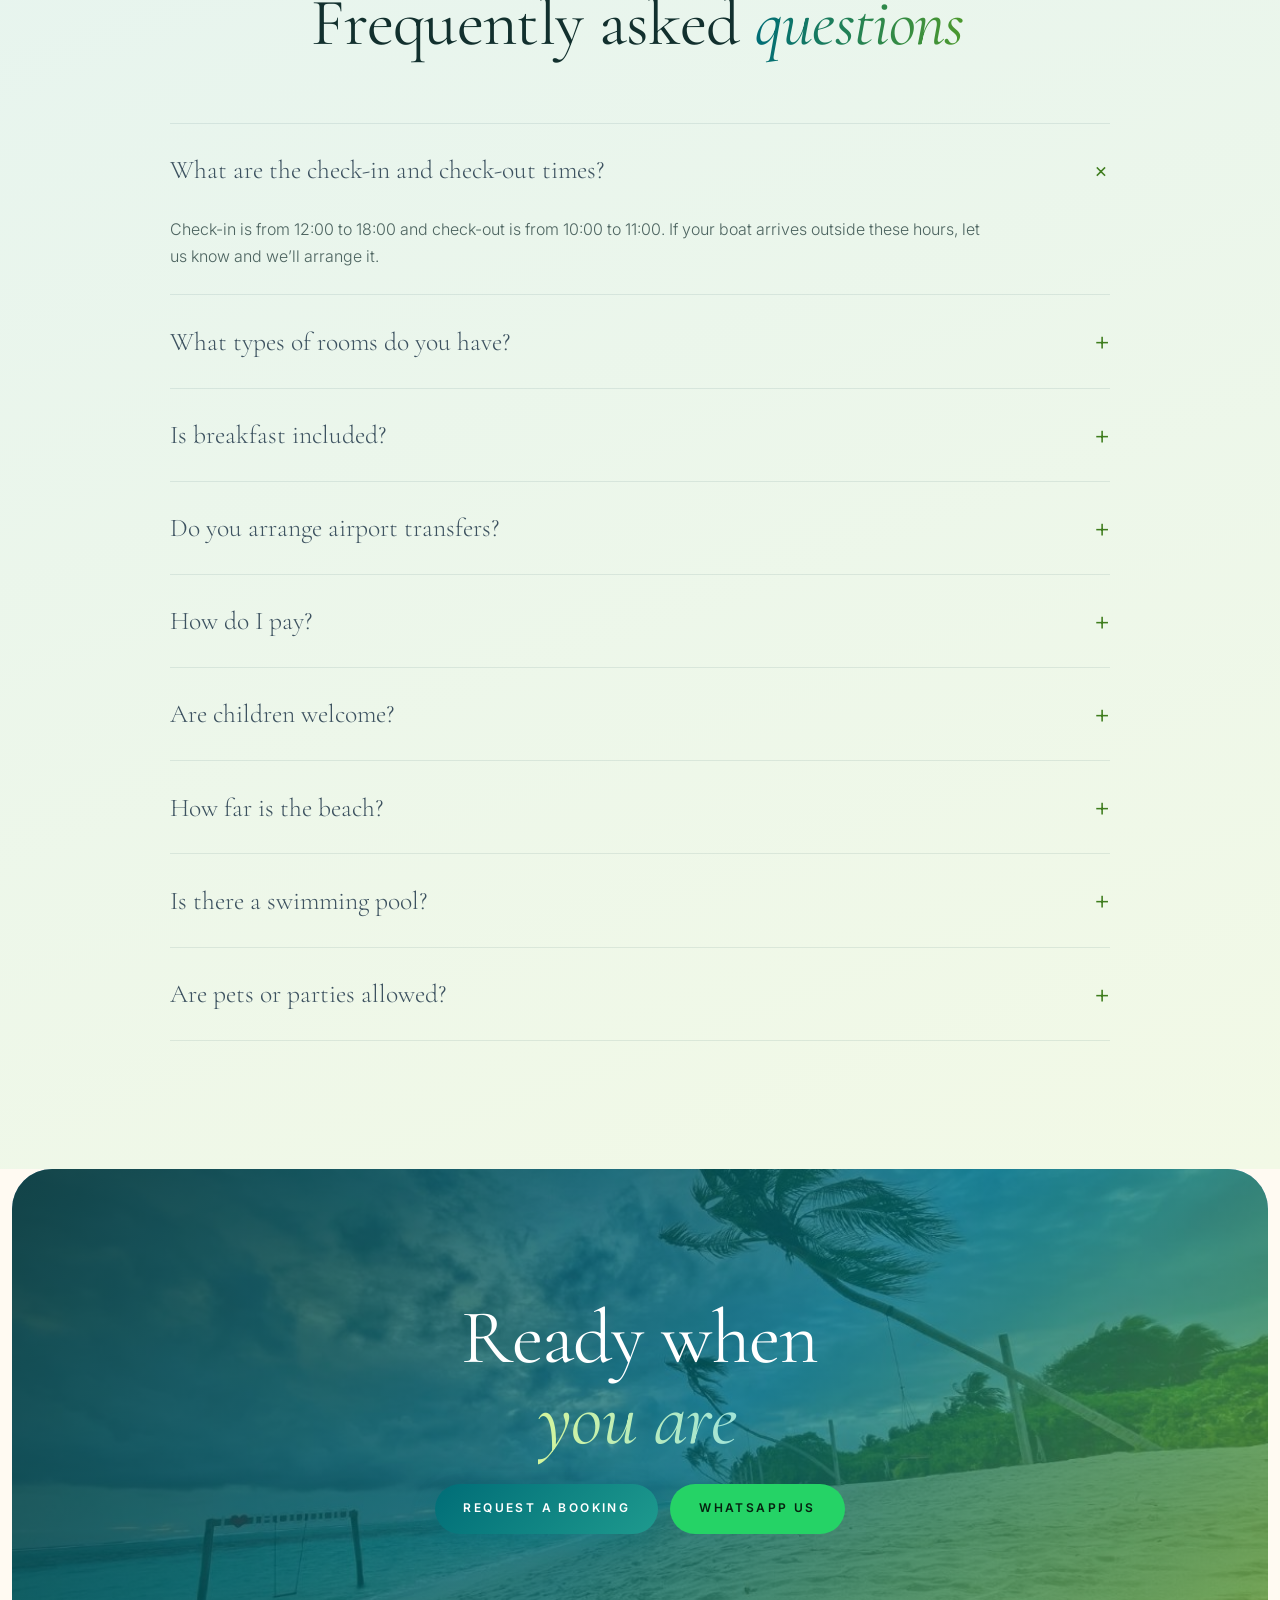
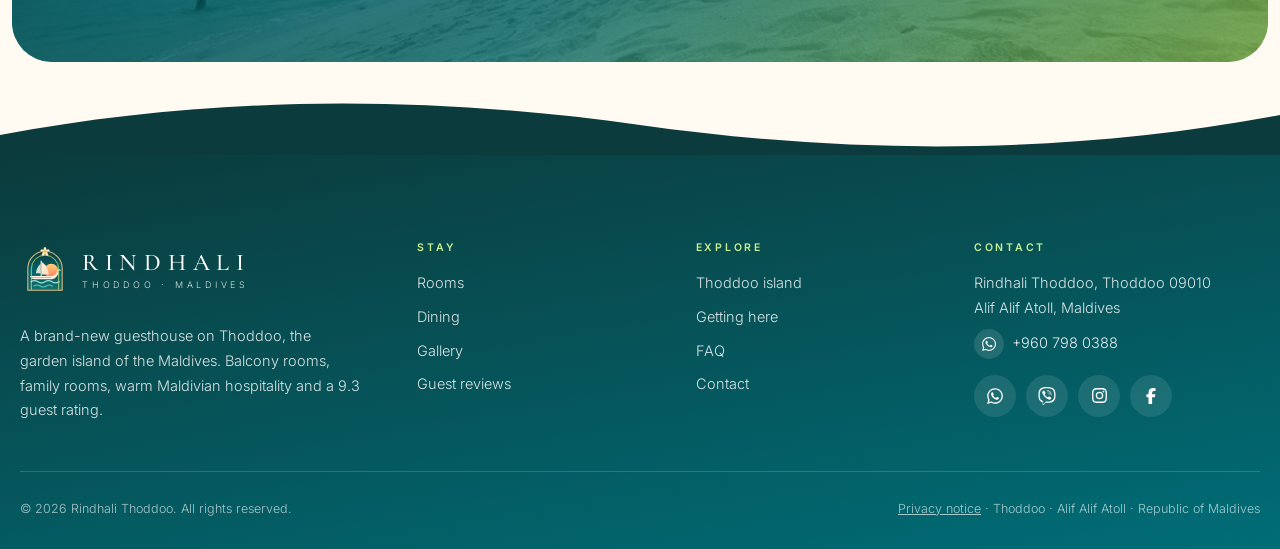
<file: plan.html>
<!doctype html>
<html lang="en">
<head>
<meta charset="utf-8">
<meta name="viewport" content="width=device-width,initial-scale=1,viewport-fit=cover">
<title>How to Get to Thoddoo from Malé Airport | Plan Your Trip · Rindhali Thoddoo</title>
<meta name="description" content="Getting to Thoddoo, Maldives: speedboat from Velana International Airport (about 1 hr 20), timetable, visa on arrival, money, weather and FAQs for your stay at Rindhali Thoddoo.">
<meta name="keywords" content="Rindhali Thoddoo, Thoddoo guesthouse, Thoddoo hotel, Thoddoo island, Maldives guesthouse, Alif Alif Atoll, local island Maldives, budget Maldives hotel, family room Maldives, Thoddoo accommodation">
<meta name="theme-color" content="#006D77">
<meta property="og:type" content="website">
<meta property="og:site_name" content="Rindhali Thoddoo">
<meta property="og:title" content="How to Get to Thoddoo from Malé Airport | Plan Your Trip · Rindhali Thoddoo">
<meta property="og:description" content="Getting to Thoddoo, Maldives: speedboat from Velana International Airport (about 1 hr 20), timetable, visa on arrival, money, weather and FAQs for your stay at Rindhali Thoddoo.">
<meta property="og:image" content="assets/p29.jpg">
<meta name="twitter:card" content="summary_large_image">
<link rel="icon" type="image/svg+xml" href="logo-mark.svg">
<link rel="preconnect" href="https://fonts.googleapis.com">
<link rel="preconnect" href="https://fonts.gstatic.com" crossorigin>
<link rel="stylesheet" href="https://fonts.googleapis.com/css2?family=Cormorant+Garamond:ital,wght@0,400;0,500;1,400;1,500&family=Inter:wght@300;400;500;600&display=swap">
<link rel="stylesheet" href="style.css">
<script type="application/ld+json">
{"@context":"https://schema.org","@type":"Hotel","name":"Rindhali Thoddoo","description":"Brand-new guesthouse on Thoddoo island, Alif Alif Atoll, Maldives, with balcony rooms, family rooms, restaurant, free Wi-Fi, free bicycles and airport transfers.","address":{"@type":"PostalAddress","addressLocality":"Thoddoo","postalCode":"09010","addressRegion":"Alif Alif Atoll","addressCountry":"MV"},"geo":{"@type":"GeoCoordinates","latitude":4.44003597705171,"longitude":72.9604909913887},"checkinTime":"12:00","checkoutTime":"11:00","petsAllowed":false,"availableLanguage":["English","Russian"],"amenityFeature":[{"@type":"LocationFeatureSpecification","name":"Free Wi-Fi","value":true},{"@type":"LocationFeatureSpecification","name":"Air conditioning","value":true},{"@type":"LocationFeatureSpecification","name":"Restaurant","value":true},{"@type":"LocationFeatureSpecification","name":"Airport shuttle","value":true},{"@type":"LocationFeatureSpecification","name":"24-hour front desk","value":true},{"@type":"LocationFeatureSpecification","name":"Room service","value":true},{"@type":"LocationFeatureSpecification","name":"Family rooms","value":true},{"@type":"LocationFeatureSpecification","name":"Garden","value":true},{"@type":"LocationFeatureSpecification","name":"Terrace","value":true}],"aggregateRating":{"@type":"AggregateRating","ratingValue":"9.3","bestRating":"10","worstRating":"1","reviewCount":"9"},"image":"assets/p26.jpg"}
</script>
</head>
<body data-page="plan">
<svg width="0" height="0" style="position:absolute" aria-hidden="true">
  <defs id="logo-defs"><linearGradient id="rg-sky" x1="0" y1="0" x2="0" y2="1"><stop offset="0" stop-color="#0B3B3C"/><stop offset=".62" stop-color="#006D77"/><stop offset="1" stop-color="#2A9D8F"/></linearGradient>
    <linearGradient id="rg-sun" x1="0" y1="0" x2="0" y2="1"><stop offset="0" stop-color="#FFD27A"/><stop offset="1" stop-color="#FF7A59"/></linearGradient>
    <linearGradient id="rg-sail" x1="0" y1="0" x2="1" y2="1"><stop offset="0" stop-color="#FFF4E2"/><stop offset="1" stop-color="#FFD9B8"/></linearGradient>
    <clipPath id="rg-clip"><path d="M10 58V30a22 22 0 0 1 44 0v28z"/></clipPath></defs><symbol id="logo" viewBox="0 0 64 64"><path d="M10 58V30a22 22 0 0 1 44 0v28z" fill="url(#rg-sky)"/>
  <g clip-path="url(#rg-clip)">
    <circle cx="40" cy="33" r="9" fill="url(#rg-sun)"/>
    <path d="M10 40h44v18H10z" fill="#0B4F55" opacity=".55"/>
    <path d="M14 47c3-2 6-2 9 0s6 2 9 0 6-2 9 0 6 2 9 0" fill="none" stroke="#A7F0E6" stroke-width="1.6" stroke-linecap="round" opacity=".9"/>
    <path d="M18 52.5c2.6-1.7 5.2-1.7 7.8 0s5.2 1.7 7.8 0 5.2-1.7 7.8 0" fill="none" stroke="#5EEAD4" stroke-width="1.4" stroke-linecap="round" opacity=".8"/>
  </g>
  <g transform="translate(-3 0)">
  <path d="M30 20.5v19.2" stroke="#FFF4E2" stroke-width="1.3" stroke-linecap="round"/>
  <path d="M30.6 21.5c5.6 3.6 8.8 9.4 9.4 16.2H30.6z" fill="url(#rg-sail)"/>
  <path d="M29.4 24c-3.6 3-5.6 7.2-6 12.2h6z" fill="#FFF4E2" opacity=".85"/>
  <path d="M15.5 39.6h27.8c2.6 0 4.6-1.3 6.2-3.6l1.6-2.4c.4-.6 1.2-.4 1.2.3-.2 3.4-1.8 6.4-4.4 8.2-1.6 1.1-3.6 1.7-5.8 1.7H21.5c-2.6 0-4.8-1.6-6-4.2z" fill="#FFF4E2"/>
  <path d="M51 33.4c.9-1.4 2.4-2 3.4-1.2" fill="none" stroke="#FFF4E2" stroke-width="1.3" stroke-linecap="round"/>
  <path d="M18 41.6h25" stroke="#9BD35A" stroke-width="1.1" stroke-linecap="round"/>
  </g>
  <path d="M14.5 58V30.5a17.5 17.5 0 0 1 35 0V58" fill="none" stroke="#B8E37A" stroke-width="1.1" opacity=".95"/>
  <g transform="translate(32 8.6)">
    <g fill="#FFF4E2" stroke="#FFC24B" stroke-width=".5">
      <ellipse rx="1.6" ry="3.4" transform="rotate(0) translate(0 -2.6)"/>
      <ellipse rx="1.6" ry="3.4" transform="rotate(72) translate(0 -2.6)"/>
      <ellipse rx="1.6" ry="3.4" transform="rotate(144) translate(0 -2.6)"/>
      <ellipse rx="1.6" ry="3.4" transform="rotate(216) translate(0 -2.6)"/>
      <ellipse rx="1.6" ry="3.4" transform="rotate(288) translate(0 -2.6)"/>
    </g>
    <circle r="1.3" fill="#FFC24B"/>
  </g><path d="M10 58V30a22 22 0 0 1 44 0v28z" fill="none" style="stroke:var(--lg-edge,none)" stroke-width="1.4"/></symbol>
  
  <symbol id="i-wa" viewBox="0 0 448 512"><path fill="currentColor" d="M380.9 97.1C339 55.1 283.2 32 223.9 32c-122.4 0-222 99.6-222 222 0 39.1 10.2 77.3 29.6 111L0 480l117.7-30.9c32.4 17.7 68.9 27 106.1 27h.1c122.3 0 224.1-99.6 224.1-222 0-59.3-25.2-115-67.1-157zm-157 341.6c-33.2 0-65.7-8.9-94-25.7l-6.7-4-69.8 18.3L72 359.2l-4.4-7c-18.5-29.4-28.2-63.3-28.2-98.2 0-101.7 82.8-184.5 184.6-184.5 49.3 0 95.6 19.2 130.4 54.1 34.8 34.9 56.2 81.2 56.1 130.5 0 101.8-84.9 184.6-186.6 184.6zm101.2-138.2c-5.5-2.8-32.8-16.2-37.9-18-5.1-1.9-8.8-2.8-12.5 2.8-3.7 5.6-14.3 18-17.6 21.8-3.2 3.7-6.5 4.2-12 1.4-32.6-16.3-54-29.1-75.5-66-5.7-9.8 5.7-9.1 16.3-30.3 1.8-3.7.9-6.9-.5-9.7-1.4-2.8-12.5-30.1-17.1-41.2-4.5-10.8-9.1-9.3-12.5-9.5-3.2-.2-6.9-.2-10.6-.2-3.7 0-9.7 1.4-14.8 6.9-5.1 5.6-19.4 19-19.4 46.3 0 27.3 19.9 53.7 22.6 57.4 2.8 3.7 39.1 59.7 94.8 83.8 35.2 15.2 49 16.5 66.6 13.9 10.7-1.6 32.8-13.4 37.4-26.4 4.6-13 4.6-24.1 3.2-26.4-1.3-2.5-5-3.9-10.5-6.6z"/></symbol>
  <symbol id="i-ig" viewBox="0 0 448 512"><path fill="currentColor" d="M224.1 141c-63.6 0-114.9 51.3-114.9 114.9s51.3 114.9 114.9 114.9S339 319.5 339 255.9 287.7 141 224.1 141zm0 189.6c-41.1 0-74.7-33.5-74.7-74.7s33.5-74.7 74.7-74.7 74.7 33.5 74.7 74.7-33.6 74.7-74.7 74.7zm146.4-194.3c0 14.9-12 26.8-26.8 26.8-14.9 0-26.8-12-26.8-26.8s12-26.8 26.8-26.8 26.8 12 26.8 26.8zm76.1 27.2c-1.7-35.9-9.9-67.7-36.2-93.9-26.2-26.2-58-34.4-93.9-36.2-37-2.1-147.9-2.1-184.9 0-35.8 1.7-67.6 9.9-93.9 36.1s-34.4 58-36.2 93.9c-2.1 37-2.1 147.9 0 184.9 1.7 35.9 9.9 67.7 36.2 93.9s58 34.4 93.9 36.2c37 2.1 147.9 2.1 184.9 0 35.9-1.7 67.7-9.9 93.9-36.2 26.2-26.2 34.4-58 36.2-93.9 2.1-37 2.1-147.8 0-184.8zM398.8 388c-7.8 19.6-22.9 34.7-42.6 42.6-29.5 11.7-99.5 9-132.1 9s-102.7 2.6-132.1-9c-19.6-7.8-34.7-22.9-42.6-42.6-11.7-29.5-9-99.5-9-132.1s-2.6-102.7 9-132.1c7.8-19.6 22.9-34.7 42.6-42.6 29.5-11.7 99.5-9 132.1-9s102.7-2.6 132.1 9c19.6 7.8 34.7 22.9 42.6 42.6 11.7 29.5 9 99.5 9 132.1s2.7 102.7-9 132.1z"/></symbol>
  <symbol id="i-viber" viewBox="0 0 512 512"><path fill="currentColor" d="M444 49.9C431.3 38.2 379.9.9 265.3.4c0 0-135.1-8.1-200.9 52.3C27.8 89.3 14.9 143 13.5 209.5c-1.4 66.5-3.1 191.1 117 224.9h.1l-.1 51.6s-.8 20.9 13 25.1c16.6 5.2 26.4-10.7 42.3-27.8 8.7-9.4 20.7-23.2 29.8-33.7 82.2 6.9 145.3-8.9 152.5-11.2 16.6-5.4 110.5-17.4 125.7-142 15.8-128.6-7.6-209.8-49.8-246.5zM457.9 287c-12.9 104-89 110.6-103 115.1-6 1.9-61.5 15.7-131.2 11.2 0 0-52 62.7-68.2 79-5.3 5.3-11.1 4.8-11-5.7 0-6.9.4-85.7.4-85.7-.1 0-.1 0 0 0-101.8-28.2-95.8-134.3-94.7-189.8 1.1-55.5 11.6-101 42.6-131.6 55.7-50.5 170.4-43 170.4-43 96.9.4 143.3 29.6 154.1 39.4 35.7 30.6 53.9 103.8 40.6 211.1zm-139-80.8c.4 8.6-12.5 9.2-12.9.6-1.1-22-11.4-32.7-32.6-33.9-8.6-.5-7.8-13.4.7-12.9 27.9 1.5 43.4 17.5 44.8 46.2zm20.3 11.3c1-42.4-25.5-75.6-75.8-79.3-8.5-.6-7.6-13.5.9-12.9 58 4.2 88.9 44.1 87.8 92.5-.1 8.6-13.1 8.2-12.9-.3zm47 13.4c.1 8.6-12.9 8.7-12.9.1-.6-81.5-54.9-125.9-120.8-126.4-8.5-.1-8.5-12.9 0-12.9 73.7.5 133 51.4 133.7 139.2zM374.9 329v.2c-10.8 19-31 40-51.8 33.3l-.2-.3c-21.1-5.9-70.8-31.5-102.2-56.5-16.2-12.8-31-27.9-42.4-42.4-10.3-12.9-20.7-28.2-30.8-46.6-21.3-38.5-26-55.7-26-55.7-6.7-20.8 14.2-41 33.3-51.8h.2c9.2-4.8 18-3.2 23.9 3.9 0 0 12.4 14.8 17.7 22.1 5 6.8 11.7 17.7 15.2 23.8 6.1 10.9 2.3 22-3.7 26.6l-12 9.6c-6.1 4.9-5.3 14-5.3 14s17.8 67.3 84.3 84.3c0 0 9.1.8 14-5.3l9.6-12c4.6-6 15.7-9.8 26.6-3.7 14.7 8.3 33.4 21.2 45.8 32.9 7 5.7 8.6 14.4 3.8 23.6z"/></symbol>
  <symbol id="i-fb" viewBox="0 0 320 512"><path fill="currentColor" d="M80 299.3V512H196V299.3h86.5l18-97.8H196V166.9c0-51.7 20.3-71.5 72.7-71.5c16.3 0 29.4 .4 37 1.2V7.9C291.4 4 256.4 0 236.2 0C129.3 0 80 50.5 80 159.4v42.1H14v97.8H80z"/></symbol>
  <symbol id="i-mail" viewBox="0 0 24 24"><g fill="none" stroke="currentColor" stroke-width="1.5" stroke-linecap="round" stroke-linejoin="round"><rect x="3" y="5" width="18" height="14" rx="2"/><path d="M3 7l9 6 9-6"/></g></symbol>
  <symbol id="i-pin" viewBox="0 0 24 24"><g fill="none" stroke="currentColor" stroke-width="1.5" stroke-linejoin="round"><path d="M12 21s-7-6.2-7-11.5A7 7 0 0 1 19 9.5C19 14.8 12 21 12 21z"/><circle cx="12" cy="9.5" r="2.5"/></g></symbol>
  <symbol id="i-phone" viewBox="0 0 24 24"><path fill="none" stroke="currentColor" stroke-width="1.5" stroke-linejoin="round" d="M5 4h4l2 5-2.5 1.5a11 11 0 0 0 5 5L15 13l5 2v4a2 2 0 0 1-2 2A16 16 0 0 1 3 6a2 2 0 0 1 2-2"/></symbol>
  <symbol id="i-clock" viewBox="0 0 24 24"><g fill="none" stroke="currentColor" stroke-width="1.5" stroke-linecap="round"><circle cx="12" cy="12" r="9"/><path d="M12 7v5l3 2"/></g></symbol>
  <symbol id="u-star" viewBox="0 0 24 24"><path fill="none" stroke="currentColor" stroke-width="1.4" stroke-linejoin="round" d="M12 3l2.7 5.6 6.1.9-4.4 4.3 1 6.1L12 17l-5.4 2.9 1-6.1-4.4-4.3 6.1-.9z"/></symbol>
  <symbol id="u-bal" viewBox="0 0 24 24"><g fill="none" stroke="currentColor" stroke-width="1.4" stroke-linecap="round"><path d="M5 3h14v9H5zM12 3v9M3 12h18M5 12v9M9.5 12v9M14.5 12v9M19 12v9M3 21h18"/></g></symbol>
  <symbol id="u-walk" viewBox="0 0 24 24"><g fill="none" stroke="currentColor" stroke-width="1.4" stroke-linecap="round" stroke-linejoin="round"><circle cx="13" cy="4" r="1.8"/><path d="M10 21l2-6 3 3v3M9 11l3-3 3 3 2 1M12 8l-1 7M7 13l2-2"/><path d="M2 21c2 0 2-1 4-1"/></g></symbol>
  <symbol id="u-fam" viewBox="0 0 24 24"><g fill="none" stroke="currentColor" stroke-width="1.4" stroke-linecap="round"><circle cx="7" cy="6" r="2.2"/><circle cx="17" cy="6" r="2.2"/><circle cx="12" cy="12" r="1.7"/><path d="M3 20v-5a4 4 0 0 1 8 0M13 15a4 4 0 0 1 8 0v5M9.5 20v-2.5a2.5 2.5 0 0 1 5 0V20"/></g></symbol>
  <symbol id="u-bike" viewBox="0 0 24 24"><g fill="none" stroke="currentColor" stroke-width="1.4" stroke-linecap="round" stroke-linejoin="round"><circle cx="5.5" cy="16" r="3.5"/><circle cx="18.5" cy="16" r="3.5"/><path d="M5.5 16l4-7h6.5l2.5 7M9.5 9L12 16h1.5L16 9M8 6.5h3M15 6h2.5"/></g></symbol>
  <symbol id="u-boat" viewBox="0 0 24 24"><g fill="none" stroke="currentColor" stroke-width="1.4" stroke-linecap="round" stroke-linejoin="round"><path d="M3 14h18l-2.5 4.5H5.5z"/><path d="M6 14V9h8l3 5M9 9V6.5M2 21c1.5 0 1.5-1 3-1s1.5 1 3 1 1.5-1 3-1 1.5 1 3 1 1.5-1 3-1 1.5 1 3 1"/></g></symbol>
  <symbol id="u-food" viewBox="0 0 24 24"><g fill="none" stroke="currentColor" stroke-width="1.4" stroke-linecap="round" stroke-linejoin="round"><path d="M4 3v7a2 2 0 0 0 4 0V3M6 10v11M16 3c-2 0-3 2.5-3 6s1 4 3 4v8M16 3v18"/></g></symbol>
  <symbol id="u-wifi" viewBox="0 0 24 24"><g fill="none" stroke="currentColor" stroke-width="1.4" stroke-linecap="round"><path d="M2.5 9a14 14 0 0 1 19 0M5.5 12.5a9.5 9.5 0 0 1 13 0M8.5 16a5 5 0 0 1 7 0"/><circle cx="12" cy="19.2" r="1" fill="currentColor"/></g></symbol>
  <symbol id="u-snow" viewBox="0 0 24 24"><g fill="none" stroke="currentColor" stroke-width="1.4" stroke-linecap="round"><path d="M12 2v20M4.5 6.5l15 11M19.5 6.5l-15 11M9 3.5l3 2.5 3-2.5M9 20.5l3-2.5 3 2.5"/></g></symbol>
  <symbol id="u-desk" viewBox="0 0 24 24"><g fill="none" stroke="currentColor" stroke-width="1.4" stroke-linecap="round"><path d="M3 18h18M5 18a7 7 0 0 1 14 0M12 9V7M10 7h4"/></g></symbol>
  <symbol id="u-bell" viewBox="0 0 24 24"><g fill="none" stroke="currentColor" stroke-width="1.4" stroke-linecap="round"><path d="M3 17h18M4.5 17a7.5 7.5 0 0 1 15 0M12 9.5V8M7 20h10"/></g></symbol>
  <symbol id="u-leaf" viewBox="0 0 24 24"><g fill="none" stroke="currentColor" stroke-width="1.4" stroke-linecap="round" stroke-linejoin="round"><path d="M5 19c0-8 5-14 15-15-1 10-7 15-15 15zM5 19l8-8"/></g></symbol>
  <symbol id="u-wash" viewBox="0 0 24 24"><g fill="none" stroke="currentColor" stroke-width="1.4"><rect x="4" y="3" width="16" height="18" rx="2"/><circle cx="12" cy="13" r="4.5"/><path d="M7 6.5h2"/></g></symbol>
  <symbol id="u-cash" viewBox="0 0 24 24"><g fill="none" stroke="currentColor" stroke-width="1.4"><rect x="2.5" y="6" width="19" height="12" rx="2"/><circle cx="12" cy="12" r="2.8"/></g></symbol>
  <symbol id="u-lang" viewBox="0 0 24 24"><g fill="none" stroke="currentColor" stroke-width="1.4"><circle cx="12" cy="12" r="9"/><path d="M3 12h18M12 3c2.5 2.6 3.8 5.6 3.8 9s-1.3 6.4-3.8 9c-2.5-2.6-3.8-5.6-3.8-9S9.5 5.6 12 3z"/></g></symbol>
  <symbol id="u-nosmoke" viewBox="0 0 24 24"><g fill="none" stroke="currentColor" stroke-width="1.4" stroke-linecap="round"><circle cx="12" cy="12" r="9"/><path d="M5.6 5.6l12.8 12.8M7 13h7M16 13h1"/></g></symbol>
</svg>

<a class="skip" href="#main">Skip to content</a>
<div class="progress" aria-hidden="true"><i></i></div>
<div class="ticker" role="note">
  <div class="wrap">
    <div class="l">
      <span><i class="dot" aria-hidden="true"></i><b>Thoddoo · Alif Alif Atoll · Maldives</b></span>
      <span class="hide-s coord">4.44° N · 72.96° E</span>
      <span class="hide-s" id="mvt"></span>
      <span id="wx" hidden></span>
    </div>
    <div class="r">
      <span>Guest rating <b>9.3 / 10 · Wonderful</b></span>
      <span class="hide-s">Check-in 12:00 · Check-out 11:00</span>
    </div>
  </div>
</div>

<header class="site-h">
  <div class="wrap">
    <a class="logo" href="index.html" aria-label="Rindhali Thoddoo, home">
      <svg class="logo-svg" aria-hidden="true"><use href="#logo"/></svg>
      <span class="logo-t"><b>RINDHALI</b><small>THODDOO · MALDIVES</small></span>
    </a>
    <nav class="nav" id="nav" aria-label="Main">
      <a href="index.html" data-p="home">Home</a>
      <a href="rooms.html" data-p="rooms">Rooms</a>
      <a href="dining.html" data-p="dining">Dining</a>
      <a href="experiences.html" data-p="experiences">Thoddoo</a>
      <a href="gallery.html" data-p="gallery">Gallery</a>
      <a href="reviews.html" data-p="reviews">Reviews</a>
      <a href="plan.html" data-p="plan">Plan Your Trip</a>
      <a href="contact.html" data-p="contact">Contact</a>
      <a class="btn btn-light" href="contact.html#book">Book direct</a>
    </nav>
    <a class="btn btn-light" href="contact.html#book">Book direct</a>
    <button class="burger" type="button" aria-label="Menu" aria-expanded="false" aria-controls="nav"><i></i><i></i><i></i></button>
  </div>
</header>

<main id="main" tabindex="-1">
<section class="phero" style="min-height:52vh">
  <img src="assets/p29.jpg" alt="Rindhali Thoddoo from the street">
  <div class="wrap">
    <span class="crumbs"><a href="index.html">Home</a> / Plan your trip</span>
    <h1>From Malé airport <em>to our door</em></h1>
    <p class="lead">Thoddoo is about 1 hr 20 by speedboat from Velana International Airport. We book your transfer and meet you at the jetty.</p>
  </div>
</section>

<section class="band">
  <div class="wrap">
    <div class="head rv"><span class="kicker">Getting here</span><h2 class="h2">Four easy <em>steps</em></h2></div>
    <ol class="steps rv">
      <li><b>Send us your flight</b><span>Share your arrival time when you book. We reserve your speedboat seat.</span></li>
      <li><b>Land at Velana (MLE)</b><span>The Maldives’ international airport on Hulhulé, next to Malé.</span></li>
      <li><b>Speedboat to Thoddoo</b><span>About 1 hr 20 across the ocean to Alif Alif Atoll.</span></li>
      <li><b>We meet you at the jetty</b><span>Our team welcomes you and takes you to Rindhali.</span></li>
    </ol>
  </div>
</section>

<section class="band alt">
  <div class="wrap">
    <div class="head rv"><span class="kicker">Transfers</span><h2 class="h2">Shared speedboat <em>timetable</em></h2><p class="lead">Shared boats run daily. Times depend on the weather and can change, so we confirm everything with you before you travel.</p></div>
    <div class="tt rv">
      <div><small>Malé airport → Thoddoo</small><p><span>10:15</span><span>16:00</span></p><em>Daily</em></div>
      <div><small>Thoddoo → Malé airport</small><p><span>06:45</span><span>13:00</span></p><em>Fridays 14:00 instead of 13:00</em></div>
    </div>
    <div class="note rv">Landing after about 15:30? You may miss the last shared boat. Ask us about a private speedboat, or a night near the airport and the morning boat.</div>
    <div class="cards text rv" style="margin-top:28px">
      <div class="card"><i>Popular</i><h3>Shared speedboat</h3><p>The easiest option. Book 2–3 days ahead and we’ll confirm your seat.</p></div>
      <div class="card"><i>Flexible</i><h3>Private speedboat</h3><p>Leaves whenever you land: ideal for late arrivals, families and groups. Ask us for a quote.</p></div>
      <div class="card"><i>Budget</i><h3>Public ferry</h3><p>The cheapest and slowest option, running only on certain days. Ask us for the timetable.</p></div>
    </div>
  </div>
</section>

<section class="band">
  <div class="wrap">
    <div class="head rv"><span class="kicker">Before you fly</span><h2 class="h2">Travel <em>essentials</em></h2></div>
    <div class="info-grid rv">
      <div><small>Visa</small><b>Free on arrival</b><span>30 days for most nationalities. Bring a valid passport, your booking and a return ticket, and complete the IMUGA declaration online within 96 hours of arrival.</span></div>
      <div><small>Currency</small><b>MVR &amp; USD</b><span>Maldivian rufiyaa; US dollars are widely accepted. Rindhali is cash only.</span></div>
      <div><small>Weather</small><b>27–30 °C</b><span>Driest and calmest from November to April.</span></div>
      <div><small>Connectivity</small><b>Free Wi-Fi</b><span>Throughout the property. Local SIMs are sold at the airport.</span></div>
      <div><small>Location</small><b>Island centre</b><span>About 300 m from the centre of Thoddoo; the beach is 950 m (11 min walk).</span></div>
      <div><small>Languages</small><b>English &amp; Russian</b><span>Our team speaks both.</span></div>
    </div>
  </div>
</section>

<section class="band alt" id="faq">
  <div class="wrap" style="max-width:980px">
    <div class="head center rv"><span class="kicker">FAQ</span><h2 class="h2">Frequently asked <em>questions</em></h2></div>
    <div class="faq rv">
      <details open><summary>What are the check-in and check-out times?</summary><p>Check-in is from 12:00 to 18:00 and check-out is from 10:00 to 11:00. If your boat arrives outside these hours, let us know and we’ll arrange it.</p></details>
      <details><summary>What types of rooms do you have?</summary><p>Deluxe Double or Twin Rooms with Balcony (1 king or 3 twin beds) and Deluxe Family Rooms (2 king or 4 twin beds, up to 4 guests). All rooms have air conditioning, a private bathroom, TV, tea and coffee maker, hairdryer and free toiletries.</p></details>
      <details><summary>Is breakfast included?</summary><p>Breakfast is served every morning in our restaurant: Maldivian, continental, full English, Asian, American or buffet, with vegetarian, vegan, halal and gluten-free options. Half and full board are available on request.</p></details>
      <details><summary>Do you arrange airport transfers?</summary><p>Yes. We book your speedboat from Velana International Airport and meet you at Thoddoo jetty. Send us your flight details when you book.</p></details>
      <details><summary>How do I pay?</summary><p>Rindhali Thoddoo accepts cash only. Please bring US dollars or Maldivian rufiyaa. Currency exchange is available at the property.</p></details>
      <details><summary>Are children welcome?</summary><p>Children of all ages are welcome, and kids’ meals are available. Guests aged 18 and over are charged as adults. Cribs and extra beds aren’t available, so families usually choose our Family Room.</p></details>
      <details><summary>How far is the beach?</summary><p>Thoddoo’s tourist beach is about 950 m away, an 11-minute walk or a few minutes on one of our free bicycles.</p></details>
      <details><summary>Is there a swimming pool?</summary><p>There’s no pool at the property, but the lagoon and house reef are a short walk away.</p></details>
      <details><summary>Are pets or parties allowed?</summary><p>Pets aren’t allowed, and parties or events (including bachelor and bachelorette parties) can’t be hosted.</p></details>
    </div>
  </div>
</section>

<section class="band cta">
  <img loading="lazy" src="assets/p09.jpg" alt="">
  <div class="wrap rv">
    <h2>Ready when <em>you are</em></h2>
    <div class="row"><a class="btn btn-light" href="contact.html#book">Request a booking</a><a class="btn btn-wa" data-link="whatsapp" href="contact.html" target="_blank" rel="noopener">WhatsApp us</a></div>
  </div>
</section>

</main>

<footer class="site-f">
  <div class="wrap">
    <div class="ft">
      <div>
        <a class="logo ft-logo" href="index.html" aria-label="Rindhali Thoddoo, home"><svg class="logo-svg" aria-hidden="true"><use href="#logo"/></svg><span class="logo-t"><b>RINDHALI</b><small>THODDOO · MALDIVES</small></span></a>
        <p>A brand-new guesthouse on Thoddoo, the garden island of the Maldives. Balcony rooms, family rooms, warm Maldivian hospitality and a 9.3 guest rating.</p>
      </div>
      <div>
        <h4>Stay</h4>
        <nav aria-label="Stay"><a href="rooms.html">Rooms</a><a href="dining.html">Dining</a><a href="gallery.html">Gallery</a><a href="reviews.html">Guest reviews</a></nav>
      </div>
      <div>
        <h4>Explore</h4>
        <nav aria-label="Explore"><a href="experiences.html">Thoddoo island</a><a href="plan.html">Getting here</a><a href="plan.html#faq">FAQ</a><a href="contact.html">Contact</a></nav>
      </div>
      <div>
        <h4>Contact</h4>
        <address class="ft-contact">
          <span>Rindhali Thoddoo, Thoddoo 09010<br>Alif Alif Atoll, Maldives</span>
          <span class="fc-line"><a class="fc-ico" data-link="whatsapp" href="contact.html" target="_blank" rel="noopener" aria-label="WhatsApp"><svg width="16" height="16" aria-hidden="true"><use href="#i-wa"/></svg></a><a class="fc-txt" data-link="phone" data-text="phone" href="contact.html"></a></span>
          <span class="fc-line"><a class="fc-ico" data-link="email" href="contact.html" aria-label="Email"><svg width="16" height="16" aria-hidden="true"><use href="#i-mail"/></svg></a><a class="fc-txt" data-link="email" data-text="email" href="contact.html"></a></span>
        </address>
        <div class="social" aria-label="Follow us">
          <a data-link="whatsapp" href="contact.html" target="_blank" rel="noopener" aria-label="WhatsApp"><svg width="18" height="18" aria-hidden="true"><use href="#i-wa"/></svg></a>
          <a data-link="viber" href="contact.html" aria-label="Viber"><svg width="18" height="18" aria-hidden="true"><use href="#i-viber"/></svg></a>
          <a data-link="instagram" href="contact.html" target="_blank" rel="noopener" aria-label="Instagram"><svg width="17" height="17" aria-hidden="true"><use href="#i-ig"/></svg></a>
          <a data-link="facebook" href="contact.html" target="_blank" rel="noopener" aria-label="Facebook"><svg width="16" height="16" aria-hidden="true"><use href="#i-fb"/></svg></a>
        </div>
      </div>
    </div>
    <div class="fb"><span>© <span data-year>2026</span> Rindhali Thoddoo. All rights reserved.</span><span><a href="privacy.html">Privacy notice</a> · Thoddoo · Alif Alif Atoll · Republic of Maldives</span></div>
  </div>
</footer>

<div class="mbar" role="region" aria-label="Quick booking">
  <a class="btn btn-light" href="contact.html#book">Check availability</a>
  <a class="btn btn-wa" data-link="whatsapp" href="contact.html" target="_blank" rel="noopener" aria-label="WhatsApp us"><svg width="20" height="20" aria-hidden="true"><use href="#i-wa"/></svg></a>
</div>
<a class="fab" data-link="whatsapp" href="contact.html" target="_blank" rel="noopener" aria-label="Chat with us on WhatsApp"><svg width="28" height="28" aria-hidden="true"><use href="#i-wa"/></svg></a>
<script src="i18n.js"></script>
<script src="site.js"></script>
</body>
</html>
</file>
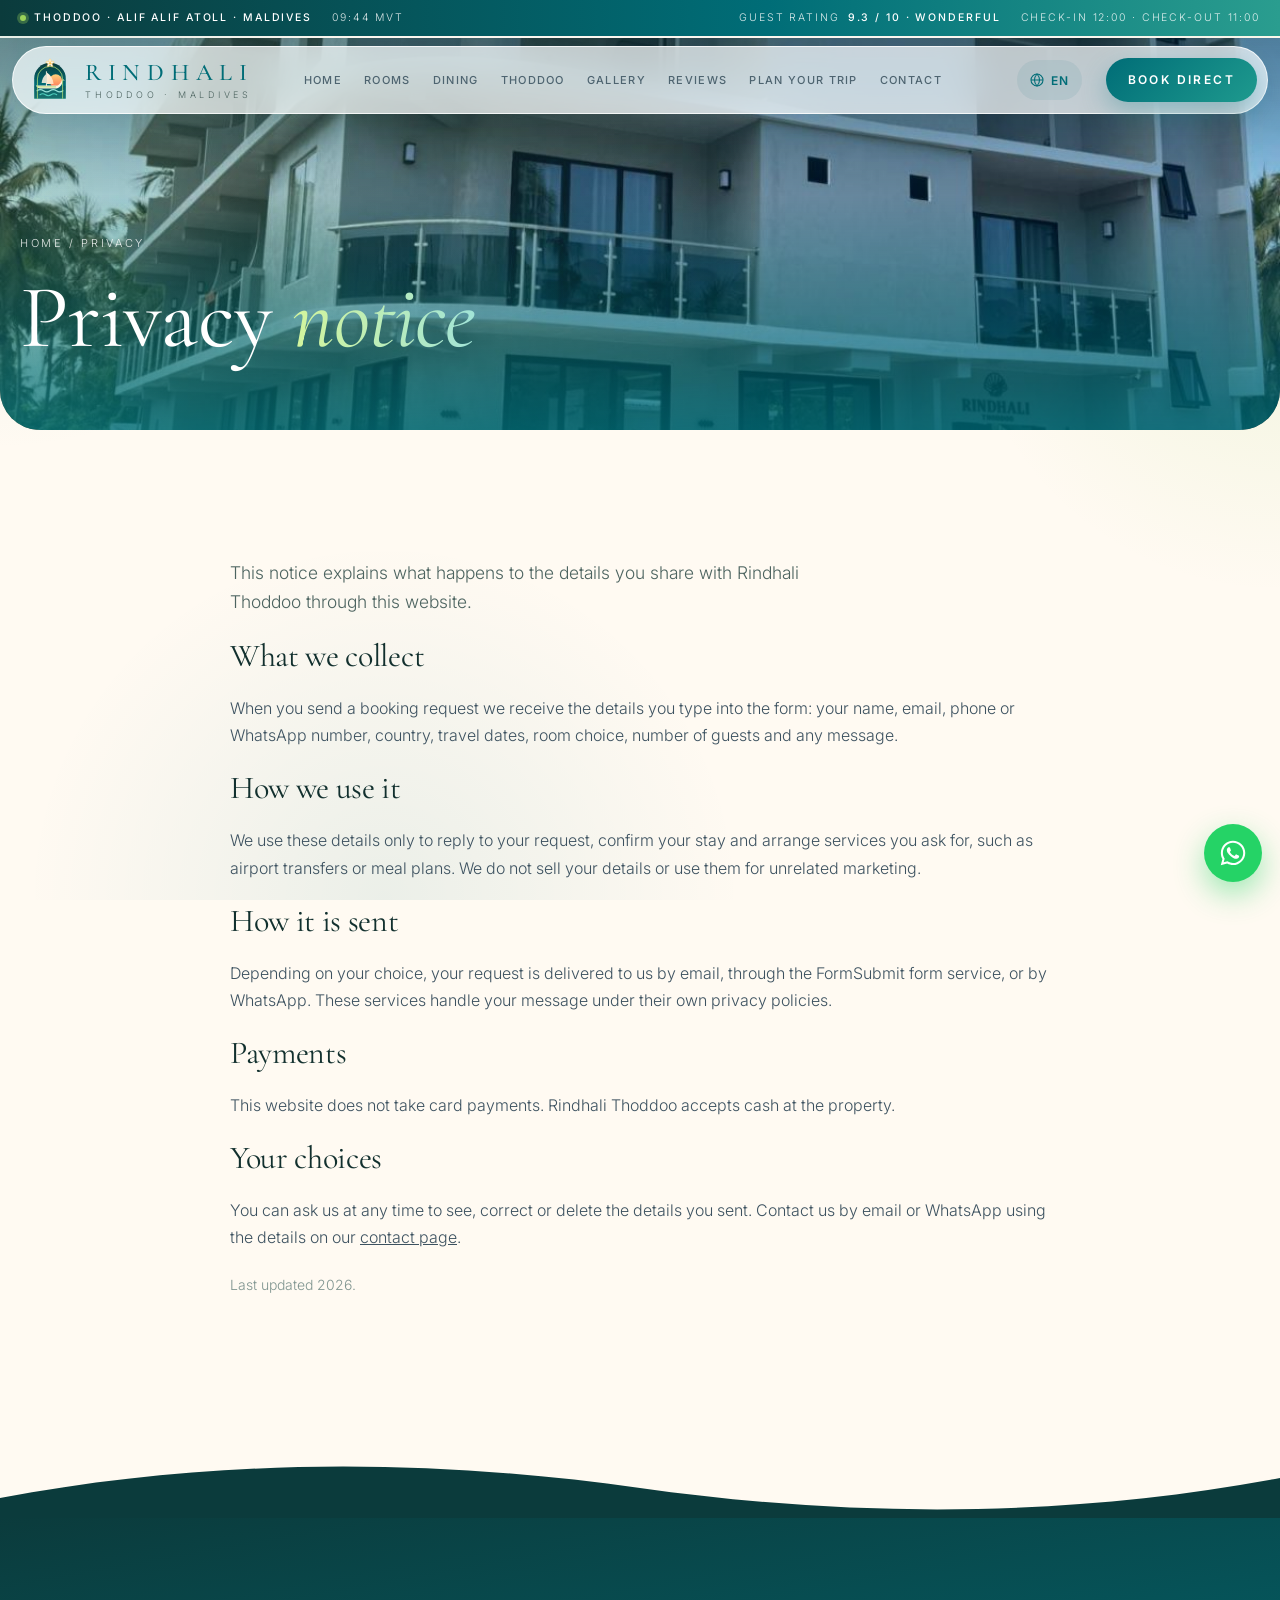
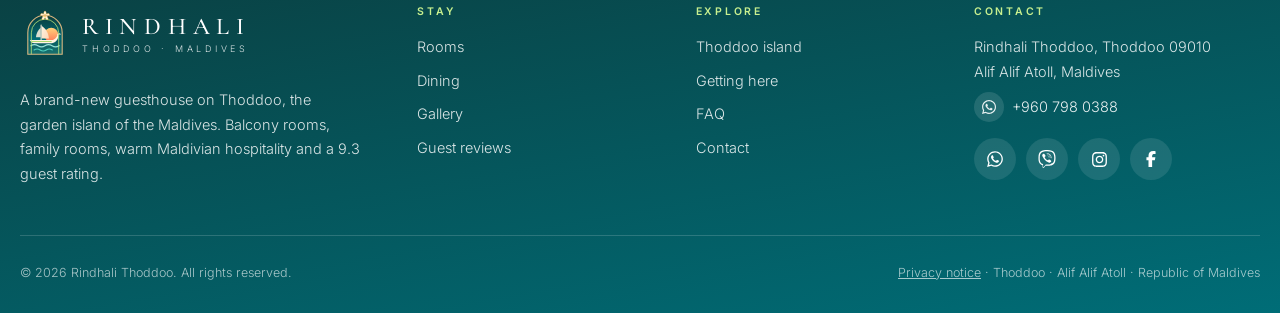
<file: privacy.html>
<!doctype html>
<html lang="en">
<head>
<meta charset="utf-8">
<meta name="viewport" content="width=device-width,initial-scale=1,viewport-fit=cover">
<title>Privacy Notice | Rindhali Thoddoo</title>
<meta name="description" content="How Rindhali Thoddoo uses the personal details you send through our website booking form, WhatsApp or email.">
<meta name="keywords" content="Rindhali Thoddoo, Thoddoo guesthouse, Thoddoo hotel, Thoddoo island, Maldives guesthouse, Alif Alif Atoll, local island Maldives, budget Maldives hotel, family room Maldives, Thoddoo accommodation">
<meta name="theme-color" content="#006D77">
<meta property="og:type" content="website">
<meta property="og:site_name" content="Rindhali Thoddoo">
<meta property="og:title" content="Privacy Notice | Rindhali Thoddoo">
<meta property="og:description" content="How Rindhali Thoddoo uses the personal details you send through our website booking form, WhatsApp or email.">
<meta property="og:image" content="assets/p26.jpg">
<meta name="twitter:card" content="summary_large_image">
<link rel="icon" type="image/svg+xml" href="logo-mark.svg">
<link rel="preconnect" href="https://fonts.googleapis.com">
<link rel="preconnect" href="https://fonts.gstatic.com" crossorigin>
<link rel="stylesheet" href="https://fonts.googleapis.com/css2?family=Cormorant+Garamond:ital,wght@0,400;0,500;1,400;1,500&family=Inter:wght@300;400;500;600&display=swap">
<link rel="stylesheet" href="style.css">
<script type="application/ld+json">
{"@context":"https://schema.org","@type":"Hotel","name":"Rindhali Thoddoo","description":"Brand-new guesthouse on Thoddoo island, Alif Alif Atoll, Maldives, with balcony rooms, family rooms, restaurant, free Wi-Fi, free bicycles and airport transfers.","address":{"@type":"PostalAddress","addressLocality":"Thoddoo","postalCode":"09010","addressRegion":"Alif Alif Atoll","addressCountry":"MV"},"geo":{"@type":"GeoCoordinates","latitude":4.44003597705171,"longitude":72.9604909913887},"checkinTime":"12:00","checkoutTime":"11:00","petsAllowed":false,"availableLanguage":["English","Russian"],"amenityFeature":[{"@type":"LocationFeatureSpecification","name":"Free Wi-Fi","value":true},{"@type":"LocationFeatureSpecification","name":"Air conditioning","value":true},{"@type":"LocationFeatureSpecification","name":"Restaurant","value":true},{"@type":"LocationFeatureSpecification","name":"Airport shuttle","value":true},{"@type":"LocationFeatureSpecification","name":"24-hour front desk","value":true},{"@type":"LocationFeatureSpecification","name":"Room service","value":true},{"@type":"LocationFeatureSpecification","name":"Family rooms","value":true},{"@type":"LocationFeatureSpecification","name":"Garden","value":true},{"@type":"LocationFeatureSpecification","name":"Terrace","value":true}],"aggregateRating":{"@type":"AggregateRating","ratingValue":"9.3","bestRating":"10","worstRating":"1","reviewCount":"9"},"image":"assets/p26.jpg"}
</script>
</head>
<body data-page="privacy">
<svg width="0" height="0" style="position:absolute" aria-hidden="true">
  <defs id="logo-defs"><linearGradient id="rg-sky" x1="0" y1="0" x2="0" y2="1"><stop offset="0" stop-color="#0B3B3C"/><stop offset=".62" stop-color="#006D77"/><stop offset="1" stop-color="#2A9D8F"/></linearGradient>
    <linearGradient id="rg-sun" x1="0" y1="0" x2="0" y2="1"><stop offset="0" stop-color="#FFD27A"/><stop offset="1" stop-color="#FF7A59"/></linearGradient>
    <linearGradient id="rg-sail" x1="0" y1="0" x2="1" y2="1"><stop offset="0" stop-color="#FFF4E2"/><stop offset="1" stop-color="#FFD9B8"/></linearGradient>
    <clipPath id="rg-clip"><path d="M10 58V30a22 22 0 0 1 44 0v28z"/></clipPath></defs><symbol id="logo" viewBox="0 0 64 64"><path d="M10 58V30a22 22 0 0 1 44 0v28z" fill="url(#rg-sky)"/>
  <g clip-path="url(#rg-clip)">
    <circle cx="40" cy="33" r="9" fill="url(#rg-sun)"/>
    <path d="M10 40h44v18H10z" fill="#0B4F55" opacity=".55"/>
    <path d="M14 47c3-2 6-2 9 0s6 2 9 0 6-2 9 0 6 2 9 0" fill="none" stroke="#A7F0E6" stroke-width="1.6" stroke-linecap="round" opacity=".9"/>
    <path d="M18 52.5c2.6-1.7 5.2-1.7 7.8 0s5.2 1.7 7.8 0 5.2-1.7 7.8 0" fill="none" stroke="#5EEAD4" stroke-width="1.4" stroke-linecap="round" opacity=".8"/>
  </g>
  <g transform="translate(-3 0)">
  <path d="M30 20.5v19.2" stroke="#FFF4E2" stroke-width="1.3" stroke-linecap="round"/>
  <path d="M30.6 21.5c5.6 3.6 8.8 9.4 9.4 16.2H30.6z" fill="url(#rg-sail)"/>
  <path d="M29.4 24c-3.6 3-5.6 7.2-6 12.2h6z" fill="#FFF4E2" opacity=".85"/>
  <path d="M15.5 39.6h27.8c2.6 0 4.6-1.3 6.2-3.6l1.6-2.4c.4-.6 1.2-.4 1.2.3-.2 3.4-1.8 6.4-4.4 8.2-1.6 1.1-3.6 1.7-5.8 1.7H21.5c-2.6 0-4.8-1.6-6-4.2z" fill="#FFF4E2"/>
  <path d="M51 33.4c.9-1.4 2.4-2 3.4-1.2" fill="none" stroke="#FFF4E2" stroke-width="1.3" stroke-linecap="round"/>
  <path d="M18 41.6h25" stroke="#9BD35A" stroke-width="1.1" stroke-linecap="round"/>
  </g>
  <path d="M14.5 58V30.5a17.5 17.5 0 0 1 35 0V58" fill="none" stroke="#B8E37A" stroke-width="1.1" opacity=".95"/>
  <g transform="translate(32 8.6)">
    <g fill="#FFF4E2" stroke="#FFC24B" stroke-width=".5">
      <ellipse rx="1.6" ry="3.4" transform="rotate(0) translate(0 -2.6)"/>
      <ellipse rx="1.6" ry="3.4" transform="rotate(72) translate(0 -2.6)"/>
      <ellipse rx="1.6" ry="3.4" transform="rotate(144) translate(0 -2.6)"/>
      <ellipse rx="1.6" ry="3.4" transform="rotate(216) translate(0 -2.6)"/>
      <ellipse rx="1.6" ry="3.4" transform="rotate(288) translate(0 -2.6)"/>
    </g>
    <circle r="1.3" fill="#FFC24B"/>
  </g><path d="M10 58V30a22 22 0 0 1 44 0v28z" fill="none" style="stroke:var(--lg-edge,none)" stroke-width="1.4"/></symbol>
  
  <symbol id="i-wa" viewBox="0 0 448 512"><path fill="currentColor" d="M380.9 97.1C339 55.1 283.2 32 223.9 32c-122.4 0-222 99.6-222 222 0 39.1 10.2 77.3 29.6 111L0 480l117.7-30.9c32.4 17.7 68.9 27 106.1 27h.1c122.3 0 224.1-99.6 224.1-222 0-59.3-25.2-115-67.1-157zm-157 341.6c-33.2 0-65.7-8.9-94-25.7l-6.7-4-69.8 18.3L72 359.2l-4.4-7c-18.5-29.4-28.2-63.3-28.2-98.2 0-101.7 82.8-184.5 184.6-184.5 49.3 0 95.6 19.2 130.4 54.1 34.8 34.9 56.2 81.2 56.1 130.5 0 101.8-84.9 184.6-186.6 184.6zm101.2-138.2c-5.5-2.8-32.8-16.2-37.9-18-5.1-1.9-8.8-2.8-12.5 2.8-3.7 5.6-14.3 18-17.6 21.8-3.2 3.7-6.5 4.2-12 1.4-32.6-16.3-54-29.1-75.5-66-5.7-9.8 5.7-9.1 16.3-30.3 1.8-3.7.9-6.9-.5-9.7-1.4-2.8-12.5-30.1-17.1-41.2-4.5-10.8-9.1-9.3-12.5-9.5-3.2-.2-6.9-.2-10.6-.2-3.7 0-9.7 1.4-14.8 6.9-5.1 5.6-19.4 19-19.4 46.3 0 27.3 19.9 53.7 22.6 57.4 2.8 3.7 39.1 59.7 94.8 83.8 35.2 15.2 49 16.5 66.6 13.9 10.7-1.6 32.8-13.4 37.4-26.4 4.6-13 4.6-24.1 3.2-26.4-1.3-2.5-5-3.9-10.5-6.6z"/></symbol>
  <symbol id="i-ig" viewBox="0 0 448 512"><path fill="currentColor" d="M224.1 141c-63.6 0-114.9 51.3-114.9 114.9s51.3 114.9 114.9 114.9S339 319.5 339 255.9 287.7 141 224.1 141zm0 189.6c-41.1 0-74.7-33.5-74.7-74.7s33.5-74.7 74.7-74.7 74.7 33.5 74.7 74.7-33.6 74.7-74.7 74.7zm146.4-194.3c0 14.9-12 26.8-26.8 26.8-14.9 0-26.8-12-26.8-26.8s12-26.8 26.8-26.8 26.8 12 26.8 26.8zm76.1 27.2c-1.7-35.9-9.9-67.7-36.2-93.9-26.2-26.2-58-34.4-93.9-36.2-37-2.1-147.9-2.1-184.9 0-35.8 1.7-67.6 9.9-93.9 36.1s-34.4 58-36.2 93.9c-2.1 37-2.1 147.9 0 184.9 1.7 35.9 9.9 67.7 36.2 93.9s58 34.4 93.9 36.2c37 2.1 147.9 2.1 184.9 0 35.9-1.7 67.7-9.9 93.9-36.2 26.2-26.2 34.4-58 36.2-93.9 2.1-37 2.1-147.8 0-184.8zM398.8 388c-7.8 19.6-22.9 34.7-42.6 42.6-29.5 11.7-99.5 9-132.1 9s-102.7 2.6-132.1-9c-19.6-7.8-34.7-22.9-42.6-42.6-11.7-29.5-9-99.5-9-132.1s-2.6-102.7 9-132.1c7.8-19.6 22.9-34.7 42.6-42.6 29.5-11.7 99.5-9 132.1-9s102.7-2.6 132.1 9c19.6 7.8 34.7 22.9 42.6 42.6 11.7 29.5 9 99.5 9 132.1s2.7 102.7-9 132.1z"/></symbol>
  <symbol id="i-viber" viewBox="0 0 512 512"><path fill="currentColor" d="M444 49.9C431.3 38.2 379.9.9 265.3.4c0 0-135.1-8.1-200.9 52.3C27.8 89.3 14.9 143 13.5 209.5c-1.4 66.5-3.1 191.1 117 224.9h.1l-.1 51.6s-.8 20.9 13 25.1c16.6 5.2 26.4-10.7 42.3-27.8 8.7-9.4 20.7-23.2 29.8-33.7 82.2 6.9 145.3-8.9 152.5-11.2 16.6-5.4 110.5-17.4 125.7-142 15.8-128.6-7.6-209.8-49.8-246.5zM457.9 287c-12.9 104-89 110.6-103 115.1-6 1.9-61.5 15.7-131.2 11.2 0 0-52 62.7-68.2 79-5.3 5.3-11.1 4.8-11-5.7 0-6.9.4-85.7.4-85.7-.1 0-.1 0 0 0-101.8-28.2-95.8-134.3-94.7-189.8 1.1-55.5 11.6-101 42.6-131.6 55.7-50.5 170.4-43 170.4-43 96.9.4 143.3 29.6 154.1 39.4 35.7 30.6 53.9 103.8 40.6 211.1zm-139-80.8c.4 8.6-12.5 9.2-12.9.6-1.1-22-11.4-32.7-32.6-33.9-8.6-.5-7.8-13.4.7-12.9 27.9 1.5 43.4 17.5 44.8 46.2zm20.3 11.3c1-42.4-25.5-75.6-75.8-79.3-8.5-.6-7.6-13.5.9-12.9 58 4.2 88.9 44.1 87.8 92.5-.1 8.6-13.1 8.2-12.9-.3zm47 13.4c.1 8.6-12.9 8.7-12.9.1-.6-81.5-54.9-125.9-120.8-126.4-8.5-.1-8.5-12.9 0-12.9 73.7.5 133 51.4 133.7 139.2zM374.9 329v.2c-10.8 19-31 40-51.8 33.3l-.2-.3c-21.1-5.9-70.8-31.5-102.2-56.5-16.2-12.8-31-27.9-42.4-42.4-10.3-12.9-20.7-28.2-30.8-46.6-21.3-38.5-26-55.7-26-55.7-6.7-20.8 14.2-41 33.3-51.8h.2c9.2-4.8 18-3.2 23.9 3.9 0 0 12.4 14.8 17.7 22.1 5 6.8 11.7 17.7 15.2 23.8 6.1 10.9 2.3 22-3.7 26.6l-12 9.6c-6.1 4.9-5.3 14-5.3 14s17.8 67.3 84.3 84.3c0 0 9.1.8 14-5.3l9.6-12c4.6-6 15.7-9.8 26.6-3.7 14.7 8.3 33.4 21.2 45.8 32.9 7 5.7 8.6 14.4 3.8 23.6z"/></symbol>
  <symbol id="i-fb" viewBox="0 0 320 512"><path fill="currentColor" d="M80 299.3V512H196V299.3h86.5l18-97.8H196V166.9c0-51.7 20.3-71.5 72.7-71.5c16.3 0 29.4 .4 37 1.2V7.9C291.4 4 256.4 0 236.2 0C129.3 0 80 50.5 80 159.4v42.1H14v97.8H80z"/></symbol>
  <symbol id="i-mail" viewBox="0 0 24 24"><g fill="none" stroke="currentColor" stroke-width="1.5" stroke-linecap="round" stroke-linejoin="round"><rect x="3" y="5" width="18" height="14" rx="2"/><path d="M3 7l9 6 9-6"/></g></symbol>
  <symbol id="i-pin" viewBox="0 0 24 24"><g fill="none" stroke="currentColor" stroke-width="1.5" stroke-linejoin="round"><path d="M12 21s-7-6.2-7-11.5A7 7 0 0 1 19 9.5C19 14.8 12 21 12 21z"/><circle cx="12" cy="9.5" r="2.5"/></g></symbol>
  <symbol id="i-phone" viewBox="0 0 24 24"><path fill="none" stroke="currentColor" stroke-width="1.5" stroke-linejoin="round" d="M5 4h4l2 5-2.5 1.5a11 11 0 0 0 5 5L15 13l5 2v4a2 2 0 0 1-2 2A16 16 0 0 1 3 6a2 2 0 0 1 2-2"/></symbol>
  <symbol id="i-clock" viewBox="0 0 24 24"><g fill="none" stroke="currentColor" stroke-width="1.5" stroke-linecap="round"><circle cx="12" cy="12" r="9"/><path d="M12 7v5l3 2"/></g></symbol>
  <symbol id="u-star" viewBox="0 0 24 24"><path fill="none" stroke="currentColor" stroke-width="1.4" stroke-linejoin="round" d="M12 3l2.7 5.6 6.1.9-4.4 4.3 1 6.1L12 17l-5.4 2.9 1-6.1-4.4-4.3 6.1-.9z"/></symbol>
  <symbol id="u-bal" viewBox="0 0 24 24"><g fill="none" stroke="currentColor" stroke-width="1.4" stroke-linecap="round"><path d="M5 3h14v9H5zM12 3v9M3 12h18M5 12v9M9.5 12v9M14.5 12v9M19 12v9M3 21h18"/></g></symbol>
  <symbol id="u-walk" viewBox="0 0 24 24"><g fill="none" stroke="currentColor" stroke-width="1.4" stroke-linecap="round" stroke-linejoin="round"><circle cx="13" cy="4" r="1.8"/><path d="M10 21l2-6 3 3v3M9 11l3-3 3 3 2 1M12 8l-1 7M7 13l2-2"/><path d="M2 21c2 0 2-1 4-1"/></g></symbol>
  <symbol id="u-fam" viewBox="0 0 24 24"><g fill="none" stroke="currentColor" stroke-width="1.4" stroke-linecap="round"><circle cx="7" cy="6" r="2.2"/><circle cx="17" cy="6" r="2.2"/><circle cx="12" cy="12" r="1.7"/><path d="M3 20v-5a4 4 0 0 1 8 0M13 15a4 4 0 0 1 8 0v5M9.5 20v-2.5a2.5 2.5 0 0 1 5 0V20"/></g></symbol>
  <symbol id="u-bike" viewBox="0 0 24 24"><g fill="none" stroke="currentColor" stroke-width="1.4" stroke-linecap="round" stroke-linejoin="round"><circle cx="5.5" cy="16" r="3.5"/><circle cx="18.5" cy="16" r="3.5"/><path d="M5.5 16l4-7h6.5l2.5 7M9.5 9L12 16h1.5L16 9M8 6.5h3M15 6h2.5"/></g></symbol>
  <symbol id="u-boat" viewBox="0 0 24 24"><g fill="none" stroke="currentColor" stroke-width="1.4" stroke-linecap="round" stroke-linejoin="round"><path d="M3 14h18l-2.5 4.5H5.5z"/><path d="M6 14V9h8l3 5M9 9V6.5M2 21c1.5 0 1.5-1 3-1s1.5 1 3 1 1.5-1 3-1 1.5 1 3 1 1.5-1 3-1 1.5 1 3 1"/></g></symbol>
  <symbol id="u-food" viewBox="0 0 24 24"><g fill="none" stroke="currentColor" stroke-width="1.4" stroke-linecap="round" stroke-linejoin="round"><path d="M4 3v7a2 2 0 0 0 4 0V3M6 10v11M16 3c-2 0-3 2.5-3 6s1 4 3 4v8M16 3v18"/></g></symbol>
  <symbol id="u-wifi" viewBox="0 0 24 24"><g fill="none" stroke="currentColor" stroke-width="1.4" stroke-linecap="round"><path d="M2.5 9a14 14 0 0 1 19 0M5.5 12.5a9.5 9.5 0 0 1 13 0M8.5 16a5 5 0 0 1 7 0"/><circle cx="12" cy="19.2" r="1" fill="currentColor"/></g></symbol>
  <symbol id="u-snow" viewBox="0 0 24 24"><g fill="none" stroke="currentColor" stroke-width="1.4" stroke-linecap="round"><path d="M12 2v20M4.5 6.5l15 11M19.5 6.5l-15 11M9 3.5l3 2.5 3-2.5M9 20.5l3-2.5 3 2.5"/></g></symbol>
  <symbol id="u-desk" viewBox="0 0 24 24"><g fill="none" stroke="currentColor" stroke-width="1.4" stroke-linecap="round"><path d="M3 18h18M5 18a7 7 0 0 1 14 0M12 9V7M10 7h4"/></g></symbol>
  <symbol id="u-bell" viewBox="0 0 24 24"><g fill="none" stroke="currentColor" stroke-width="1.4" stroke-linecap="round"><path d="M3 17h18M4.5 17a7.5 7.5 0 0 1 15 0M12 9.5V8M7 20h10"/></g></symbol>
  <symbol id="u-leaf" viewBox="0 0 24 24"><g fill="none" stroke="currentColor" stroke-width="1.4" stroke-linecap="round" stroke-linejoin="round"><path d="M5 19c0-8 5-14 15-15-1 10-7 15-15 15zM5 19l8-8"/></g></symbol>
  <symbol id="u-wash" viewBox="0 0 24 24"><g fill="none" stroke="currentColor" stroke-width="1.4"><rect x="4" y="3" width="16" height="18" rx="2"/><circle cx="12" cy="13" r="4.5"/><path d="M7 6.5h2"/></g></symbol>
  <symbol id="u-cash" viewBox="0 0 24 24"><g fill="none" stroke="currentColor" stroke-width="1.4"><rect x="2.5" y="6" width="19" height="12" rx="2"/><circle cx="12" cy="12" r="2.8"/></g></symbol>
  <symbol id="u-lang" viewBox="0 0 24 24"><g fill="none" stroke="currentColor" stroke-width="1.4"><circle cx="12" cy="12" r="9"/><path d="M3 12h18M12 3c2.5 2.6 3.8 5.6 3.8 9s-1.3 6.4-3.8 9c-2.5-2.6-3.8-5.6-3.8-9S9.5 5.6 12 3z"/></g></symbol>
  <symbol id="u-nosmoke" viewBox="0 0 24 24"><g fill="none" stroke="currentColor" stroke-width="1.4" stroke-linecap="round"><circle cx="12" cy="12" r="9"/><path d="M5.6 5.6l12.8 12.8M7 13h7M16 13h1"/></g></symbol>
</svg>

<a class="skip" href="#main">Skip to content</a>
<div class="progress" aria-hidden="true"><i></i></div>
<div class="ticker" role="note">
  <div class="wrap">
    <div class="l">
      <span><i class="dot" aria-hidden="true"></i><b>Thoddoo · Alif Alif Atoll · Maldives</b></span>
      <span class="hide-s coord">4.44° N · 72.96° E</span>
      <span class="hide-s" id="mvt"></span>
      <span id="wx" hidden></span>
    </div>
    <div class="r">
      <span>Guest rating <b>9.3 / 10 · Wonderful</b></span>
      <span class="hide-s">Check-in 12:00 · Check-out 11:00</span>
    </div>
  </div>
</div>

<header class="site-h">
  <div class="wrap">
    <a class="logo" href="index.html" aria-label="Rindhali Thoddoo, home">
      <svg class="logo-svg" aria-hidden="true"><use href="#logo"/></svg>
      <span class="logo-t"><b>RINDHALI</b><small>THODDOO · MALDIVES</small></span>
    </a>
    <nav class="nav" id="nav" aria-label="Main">
      <a href="index.html" data-p="home">Home</a>
      <a href="rooms.html" data-p="rooms">Rooms</a>
      <a href="dining.html" data-p="dining">Dining</a>
      <a href="experiences.html" data-p="experiences">Thoddoo</a>
      <a href="gallery.html" data-p="gallery">Gallery</a>
      <a href="reviews.html" data-p="reviews">Reviews</a>
      <a href="plan.html" data-p="plan">Plan Your Trip</a>
      <a href="contact.html" data-p="contact">Contact</a>
      <a class="btn btn-light" href="contact.html#book">Book direct</a>
    </nav>
    <a class="btn btn-light" href="contact.html#book">Book direct</a>
    <button class="burger" type="button" aria-label="Menu" aria-expanded="false" aria-controls="nav"><i></i><i></i><i></i></button>
  </div>
</header>

<main id="main" tabindex="-1">
<section class="phero" style="min-height:40vh">
  <img src="assets/p27.jpg" alt="Rindhali Thoddoo building">
  <div class="wrap">
    <span class="crumbs"><a href="index.html">Home</a> / Privacy</span>
    <h1>Privacy <em>notice</em></h1>
  </div>
</section>

<section class="band">
  <div class="wrap" style="max-width:860px;display:flex;flex-direction:column;gap:22px">
    <p class="lead">This notice explains what happens to the details you share with Rindhali Thoddoo through this website.</p>
    <h2 style="font-size:32px">What we collect</h2>
    <p>When you send a booking request we receive the details you type into the form: your name, email, phone or WhatsApp number, country, travel dates, room choice, number of guests and any message.</p>
    <h2 style="font-size:32px">How we use it</h2>
    <p>We use these details only to reply to your request, confirm your stay and arrange services you ask for, such as airport transfers or meal plans. We do not sell your details or use them for unrelated marketing.</p>
    <h2 style="font-size:32px">How it is sent</h2>
    <p>Depending on your choice, your request is delivered to us by email, through the FormSubmit form service, or by WhatsApp. These services handle your message under their own privacy policies.</p>
    <h2 style="font-size:32px">Payments</h2>
    <p>This website does not take card payments. Rindhali Thoddoo accepts cash at the property.</p>
    <h2 style="font-size:32px">Your choices</h2>
    <p>You can ask us at any time to see, correct or delete the details you sent. Contact us by email or WhatsApp using the details on our <a href="contact.html">contact page</a>.</p>
    <p style="color:var(--mist-2);font-size:14px">Last updated <span data-year>2026</span>.</p>
  </div>
</section>

</main>

<footer class="site-f">
  <div class="wrap">
    <div class="ft">
      <div>
        <a class="logo ft-logo" href="index.html" aria-label="Rindhali Thoddoo, home"><svg class="logo-svg" aria-hidden="true"><use href="#logo"/></svg><span class="logo-t"><b>RINDHALI</b><small>THODDOO · MALDIVES</small></span></a>
        <p>A brand-new guesthouse on Thoddoo, the garden island of the Maldives. Balcony rooms, family rooms, warm Maldivian hospitality and a 9.3 guest rating.</p>
      </div>
      <div>
        <h4>Stay</h4>
        <nav aria-label="Stay"><a href="rooms.html">Rooms</a><a href="dining.html">Dining</a><a href="gallery.html">Gallery</a><a href="reviews.html">Guest reviews</a></nav>
      </div>
      <div>
        <h4>Explore</h4>
        <nav aria-label="Explore"><a href="experiences.html">Thoddoo island</a><a href="plan.html">Getting here</a><a href="plan.html#faq">FAQ</a><a href="contact.html">Contact</a></nav>
      </div>
      <div>
        <h4>Contact</h4>
        <address class="ft-contact">
          <span>Rindhali Thoddoo, Thoddoo 09010<br>Alif Alif Atoll, Maldives</span>
          <span class="fc-line"><a class="fc-ico" data-link="whatsapp" href="contact.html" target="_blank" rel="noopener" aria-label="WhatsApp"><svg width="16" height="16" aria-hidden="true"><use href="#i-wa"/></svg></a><a class="fc-txt" data-link="phone" data-text="phone" href="contact.html"></a></span>
          <span class="fc-line"><a class="fc-ico" data-link="email" href="contact.html" aria-label="Email"><svg width="16" height="16" aria-hidden="true"><use href="#i-mail"/></svg></a><a class="fc-txt" data-link="email" data-text="email" href="contact.html"></a></span>
        </address>
        <div class="social" aria-label="Follow us">
          <a data-link="whatsapp" href="contact.html" target="_blank" rel="noopener" aria-label="WhatsApp"><svg width="18" height="18" aria-hidden="true"><use href="#i-wa"/></svg></a>
          <a data-link="viber" href="contact.html" aria-label="Viber"><svg width="18" height="18" aria-hidden="true"><use href="#i-viber"/></svg></a>
          <a data-link="instagram" href="contact.html" target="_blank" rel="noopener" aria-label="Instagram"><svg width="17" height="17" aria-hidden="true"><use href="#i-ig"/></svg></a>
          <a data-link="facebook" href="contact.html" target="_blank" rel="noopener" aria-label="Facebook"><svg width="16" height="16" aria-hidden="true"><use href="#i-fb"/></svg></a>
        </div>
      </div>
    </div>
    <div class="fb"><span>© <span data-year>2026</span> Rindhali Thoddoo. All rights reserved.</span><span><a href="privacy.html">Privacy notice</a> · Thoddoo · Alif Alif Atoll · Republic of Maldives</span></div>
  </div>
</footer>

<div class="mbar" role="region" aria-label="Quick booking">
  <a class="btn btn-light" href="contact.html#book">Check availability</a>
  <a class="btn btn-wa" data-link="whatsapp" href="contact.html" target="_blank" rel="noopener" aria-label="WhatsApp us"><svg width="20" height="20" aria-hidden="true"><use href="#i-wa"/></svg></a>
</div>
<a class="fab" data-link="whatsapp" href="contact.html" target="_blank" rel="noopener" aria-label="Chat with us on WhatsApp"><svg width="28" height="28" aria-hidden="true"><use href="#i-wa"/></svg></a>
<script src="i18n.js"></script>
<script src="site.js"></script>
</body>
</html>
</file>
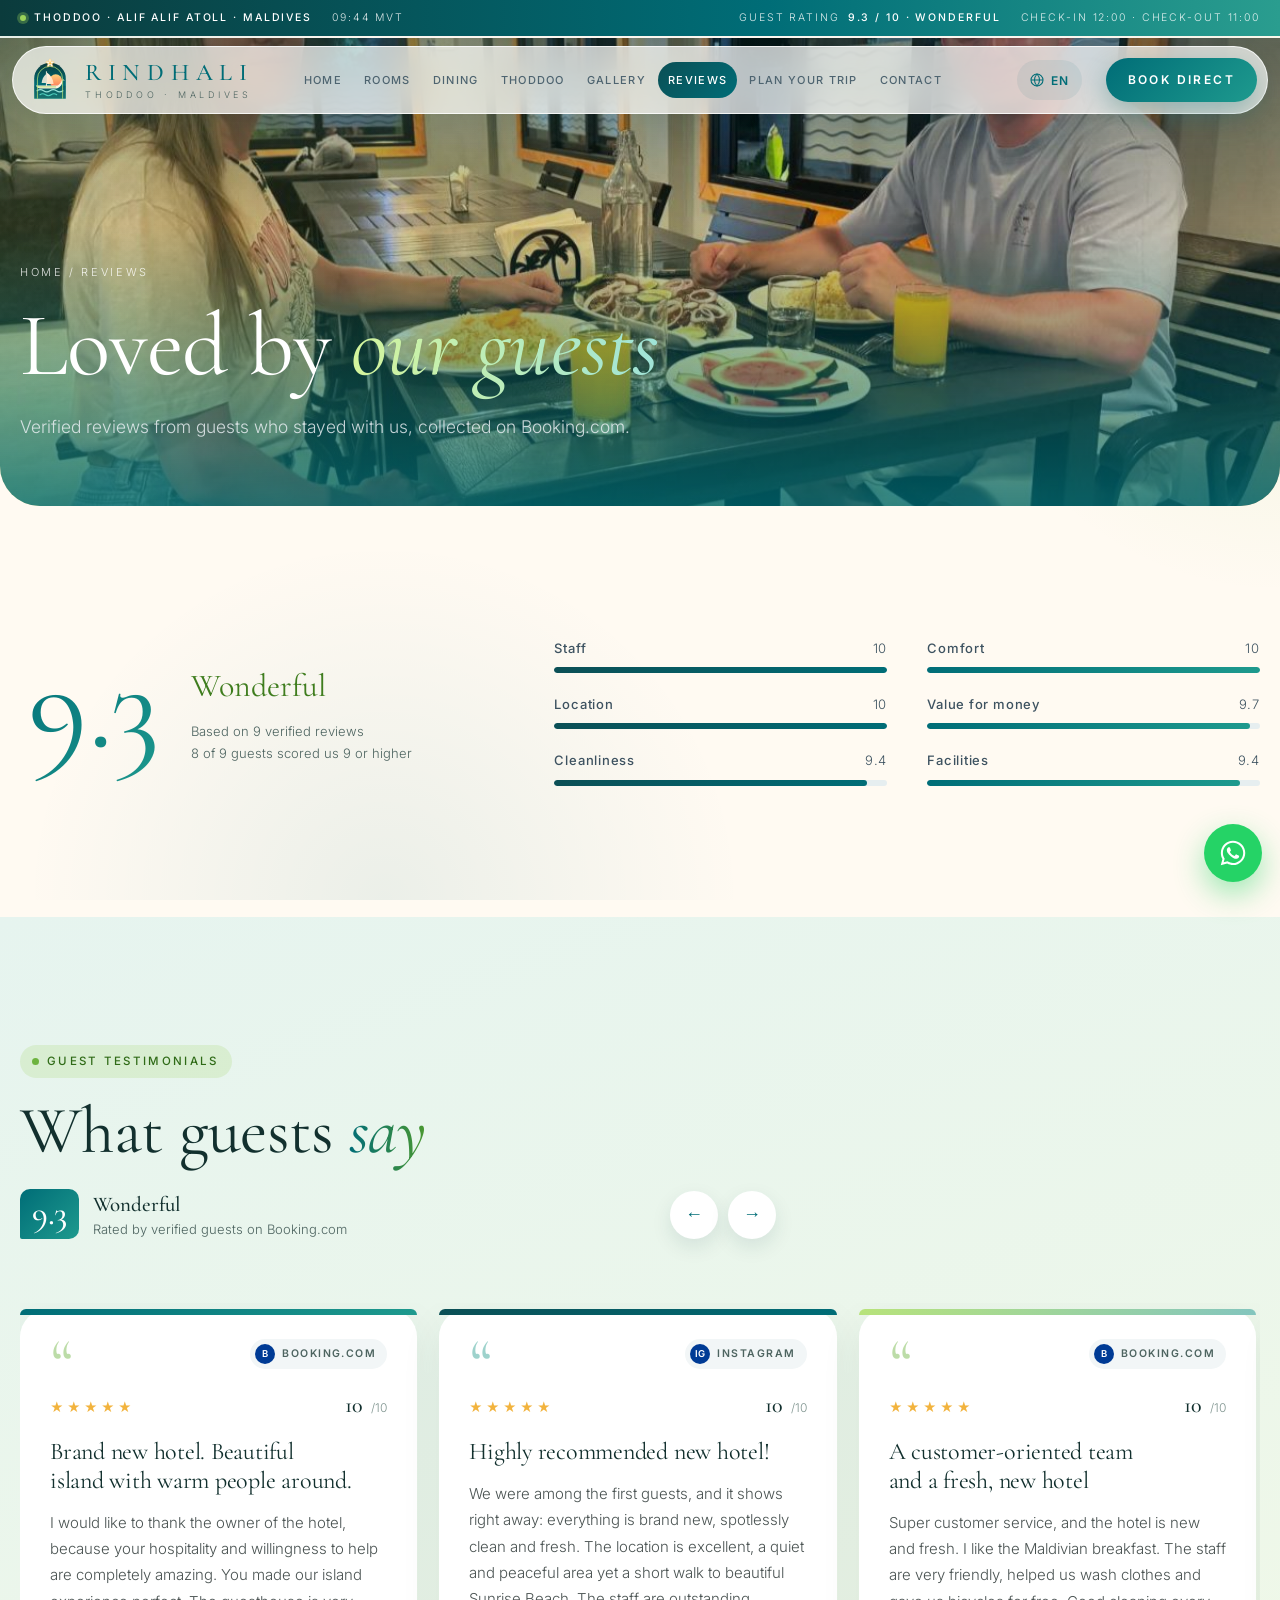
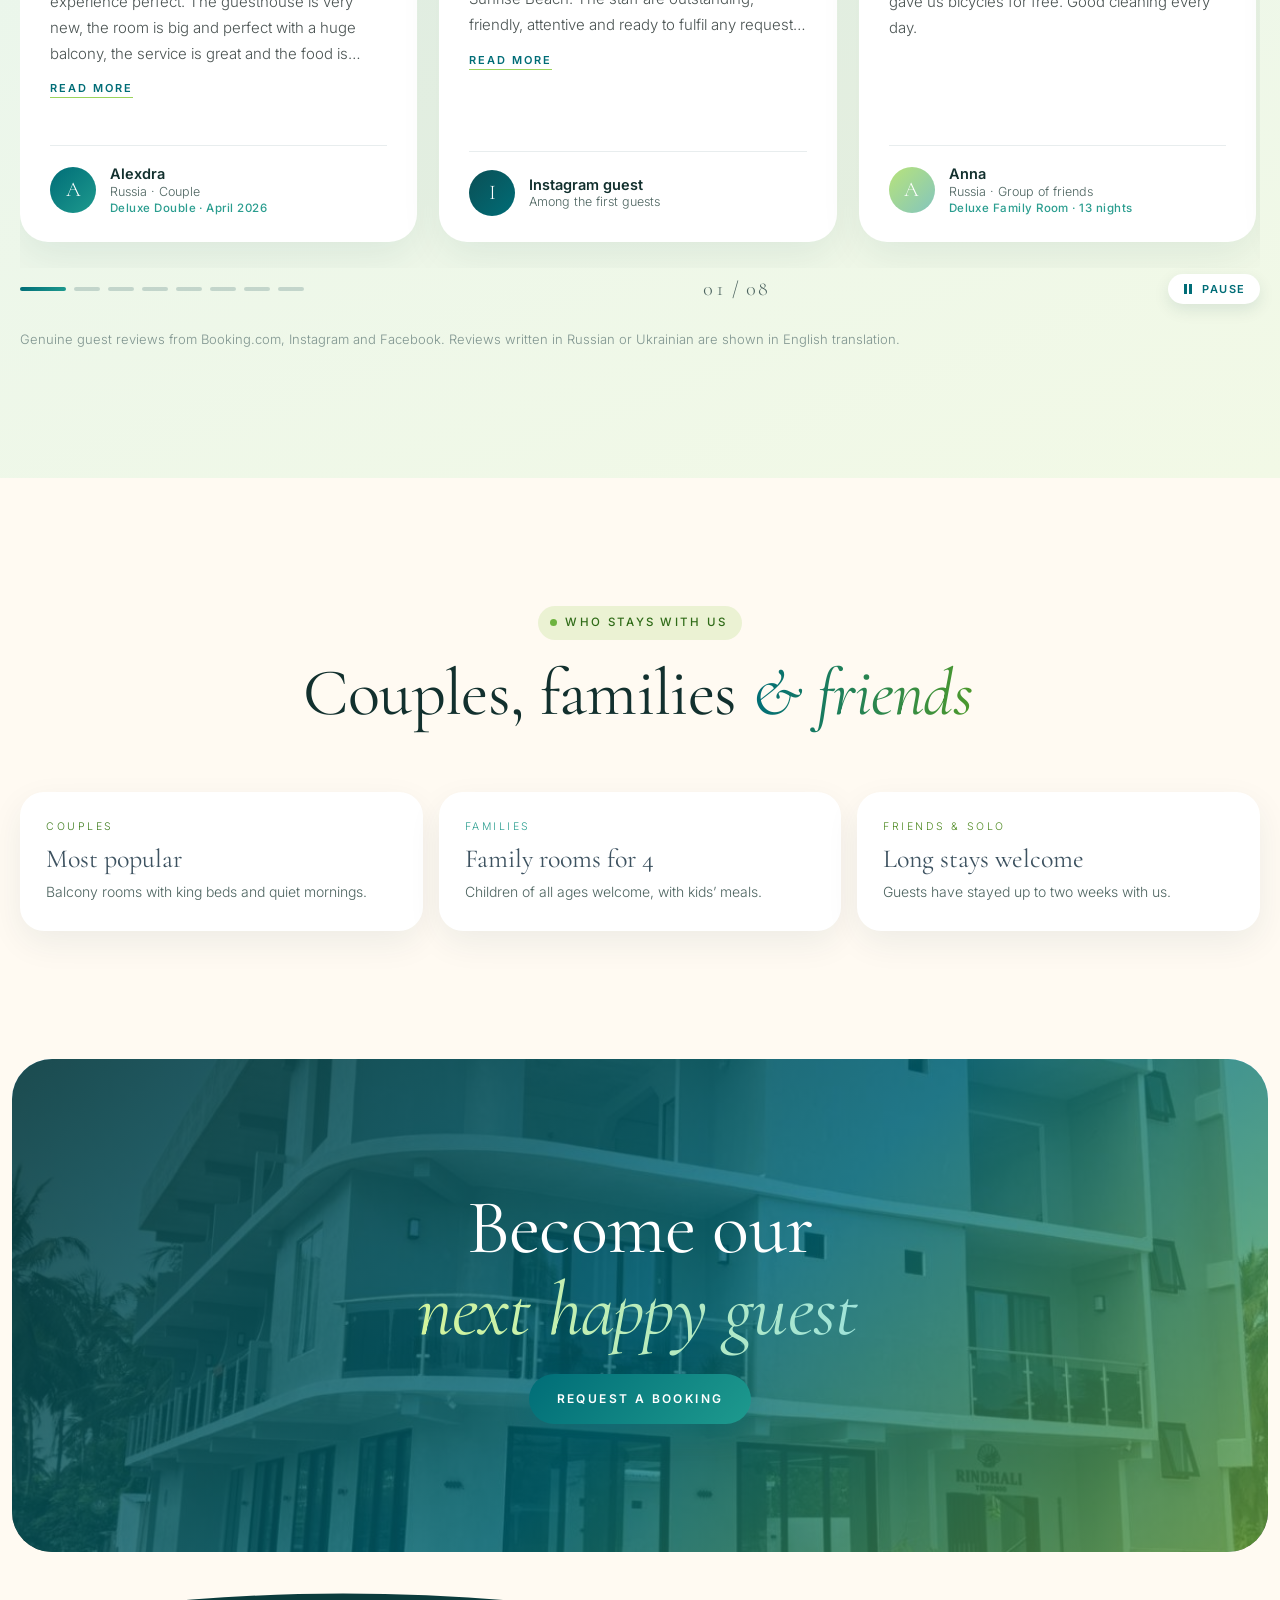
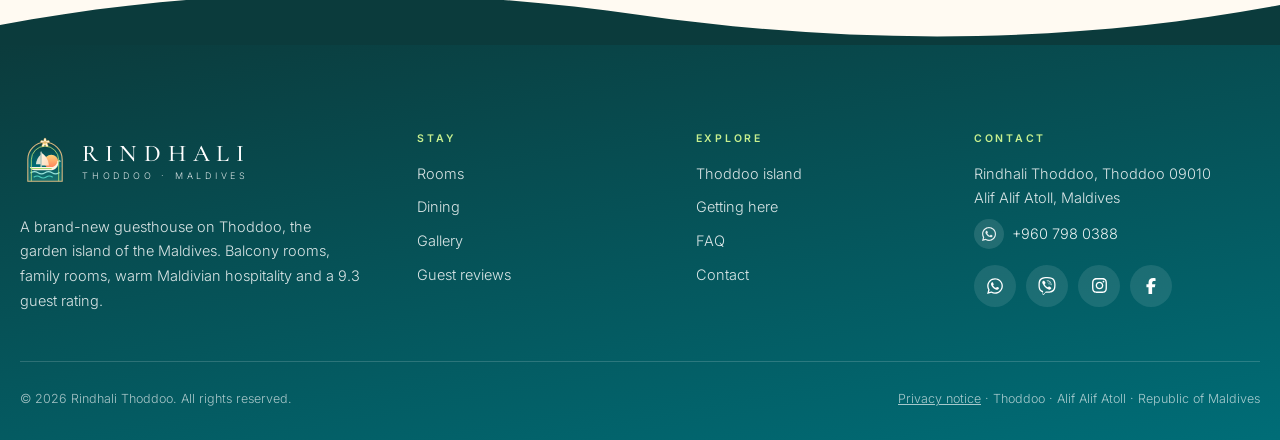
<file: reviews.html>
<!doctype html>
<html lang="en">
<head>
<meta charset="utf-8">
<meta name="viewport" content="width=device-width,initial-scale=1,viewport-fit=cover">
<title>Guest Reviews | Rindhali Thoddoo Rated 9.3 Wonderful · Thoddoo, Maldives</title>
<meta name="description" content="Rindhali Thoddoo is rated 9.3 Wonderful from verified Booking.com guests, with perfect 10s for staff, comfort and location. Read what our guests say.">
<meta name="keywords" content="Rindhali Thoddoo, Thoddoo guesthouse, Thoddoo hotel, Thoddoo island, Maldives guesthouse, Alif Alif Atoll, local island Maldives, budget Maldives hotel, family room Maldives, Thoddoo accommodation">
<meta name="theme-color" content="#006D77">
<meta property="og:type" content="website">
<meta property="og:site_name" content="Rindhali Thoddoo">
<meta property="og:title" content="Guest Reviews | Rindhali Thoddoo Rated 9.3 Wonderful · Thoddoo, Maldives">
<meta property="og:description" content="Rindhali Thoddoo is rated 9.3 Wonderful from verified Booking.com guests, with perfect 10s for staff, comfort and location. Read what our guests say.">
<meta property="og:image" content="assets/p01.jpg">
<meta name="twitter:card" content="summary_large_image">
<link rel="icon" type="image/svg+xml" href="logo-mark.svg">
<link rel="preconnect" href="https://fonts.googleapis.com">
<link rel="preconnect" href="https://fonts.gstatic.com" crossorigin>
<link rel="stylesheet" href="https://fonts.googleapis.com/css2?family=Cormorant+Garamond:ital,wght@0,400;0,500;1,400;1,500&family=Inter:wght@300;400;500;600&display=swap">
<link rel="stylesheet" href="style.css">
<script type="application/ld+json">
{"@context":"https://schema.org","@type":"Hotel","name":"Rindhali Thoddoo","description":"Brand-new guesthouse on Thoddoo island, Alif Alif Atoll, Maldives, with balcony rooms, family rooms, restaurant, free Wi-Fi, free bicycles and airport transfers.","address":{"@type":"PostalAddress","addressLocality":"Thoddoo","postalCode":"09010","addressRegion":"Alif Alif Atoll","addressCountry":"MV"},"geo":{"@type":"GeoCoordinates","latitude":4.44003597705171,"longitude":72.9604909913887},"checkinTime":"12:00","checkoutTime":"11:00","petsAllowed":false,"availableLanguage":["English","Russian"],"amenityFeature":[{"@type":"LocationFeatureSpecification","name":"Free Wi-Fi","value":true},{"@type":"LocationFeatureSpecification","name":"Air conditioning","value":true},{"@type":"LocationFeatureSpecification","name":"Restaurant","value":true},{"@type":"LocationFeatureSpecification","name":"Airport shuttle","value":true},{"@type":"LocationFeatureSpecification","name":"24-hour front desk","value":true},{"@type":"LocationFeatureSpecification","name":"Room service","value":true},{"@type":"LocationFeatureSpecification","name":"Family rooms","value":true},{"@type":"LocationFeatureSpecification","name":"Garden","value":true},{"@type":"LocationFeatureSpecification","name":"Terrace","value":true}],"aggregateRating":{"@type":"AggregateRating","ratingValue":"9.3","bestRating":"10","worstRating":"1","reviewCount":"9"},"image":"assets/p26.jpg"}
</script>
</head>
<body data-page="reviews">
<svg width="0" height="0" style="position:absolute" aria-hidden="true">
  <defs id="logo-defs"><linearGradient id="rg-sky" x1="0" y1="0" x2="0" y2="1"><stop offset="0" stop-color="#0B3B3C"/><stop offset=".62" stop-color="#006D77"/><stop offset="1" stop-color="#2A9D8F"/></linearGradient>
    <linearGradient id="rg-sun" x1="0" y1="0" x2="0" y2="1"><stop offset="0" stop-color="#FFD27A"/><stop offset="1" stop-color="#FF7A59"/></linearGradient>
    <linearGradient id="rg-sail" x1="0" y1="0" x2="1" y2="1"><stop offset="0" stop-color="#FFF4E2"/><stop offset="1" stop-color="#FFD9B8"/></linearGradient>
    <clipPath id="rg-clip"><path d="M10 58V30a22 22 0 0 1 44 0v28z"/></clipPath></defs><symbol id="logo" viewBox="0 0 64 64"><path d="M10 58V30a22 22 0 0 1 44 0v28z" fill="url(#rg-sky)"/>
  <g clip-path="url(#rg-clip)">
    <circle cx="40" cy="33" r="9" fill="url(#rg-sun)"/>
    <path d="M10 40h44v18H10z" fill="#0B4F55" opacity=".55"/>
    <path d="M14 47c3-2 6-2 9 0s6 2 9 0 6-2 9 0 6 2 9 0" fill="none" stroke="#A7F0E6" stroke-width="1.6" stroke-linecap="round" opacity=".9"/>
    <path d="M18 52.5c2.6-1.7 5.2-1.7 7.8 0s5.2 1.7 7.8 0 5.2-1.7 7.8 0" fill="none" stroke="#5EEAD4" stroke-width="1.4" stroke-linecap="round" opacity=".8"/>
  </g>
  <g transform="translate(-3 0)">
  <path d="M30 20.5v19.2" stroke="#FFF4E2" stroke-width="1.3" stroke-linecap="round"/>
  <path d="M30.6 21.5c5.6 3.6 8.8 9.4 9.4 16.2H30.6z" fill="url(#rg-sail)"/>
  <path d="M29.4 24c-3.6 3-5.6 7.2-6 12.2h6z" fill="#FFF4E2" opacity=".85"/>
  <path d="M15.5 39.6h27.8c2.6 0 4.6-1.3 6.2-3.6l1.6-2.4c.4-.6 1.2-.4 1.2.3-.2 3.4-1.8 6.4-4.4 8.2-1.6 1.1-3.6 1.7-5.8 1.7H21.5c-2.6 0-4.8-1.6-6-4.2z" fill="#FFF4E2"/>
  <path d="M51 33.4c.9-1.4 2.4-2 3.4-1.2" fill="none" stroke="#FFF4E2" stroke-width="1.3" stroke-linecap="round"/>
  <path d="M18 41.6h25" stroke="#9BD35A" stroke-width="1.1" stroke-linecap="round"/>
  </g>
  <path d="M14.5 58V30.5a17.5 17.5 0 0 1 35 0V58" fill="none" stroke="#B8E37A" stroke-width="1.1" opacity=".95"/>
  <g transform="translate(32 8.6)">
    <g fill="#FFF4E2" stroke="#FFC24B" stroke-width=".5">
      <ellipse rx="1.6" ry="3.4" transform="rotate(0) translate(0 -2.6)"/>
      <ellipse rx="1.6" ry="3.4" transform="rotate(72) translate(0 -2.6)"/>
      <ellipse rx="1.6" ry="3.4" transform="rotate(144) translate(0 -2.6)"/>
      <ellipse rx="1.6" ry="3.4" transform="rotate(216) translate(0 -2.6)"/>
      <ellipse rx="1.6" ry="3.4" transform="rotate(288) translate(0 -2.6)"/>
    </g>
    <circle r="1.3" fill="#FFC24B"/>
  </g><path d="M10 58V30a22 22 0 0 1 44 0v28z" fill="none" style="stroke:var(--lg-edge,none)" stroke-width="1.4"/></symbol>
  
  <symbol id="i-wa" viewBox="0 0 448 512"><path fill="currentColor" d="M380.9 97.1C339 55.1 283.2 32 223.9 32c-122.4 0-222 99.6-222 222 0 39.1 10.2 77.3 29.6 111L0 480l117.7-30.9c32.4 17.7 68.9 27 106.1 27h.1c122.3 0 224.1-99.6 224.1-222 0-59.3-25.2-115-67.1-157zm-157 341.6c-33.2 0-65.7-8.9-94-25.7l-6.7-4-69.8 18.3L72 359.2l-4.4-7c-18.5-29.4-28.2-63.3-28.2-98.2 0-101.7 82.8-184.5 184.6-184.5 49.3 0 95.6 19.2 130.4 54.1 34.8 34.9 56.2 81.2 56.1 130.5 0 101.8-84.9 184.6-186.6 184.6zm101.2-138.2c-5.5-2.8-32.8-16.2-37.9-18-5.1-1.9-8.8-2.8-12.5 2.8-3.7 5.6-14.3 18-17.6 21.8-3.2 3.7-6.5 4.2-12 1.4-32.6-16.3-54-29.1-75.5-66-5.7-9.8 5.7-9.1 16.3-30.3 1.8-3.7.9-6.9-.5-9.7-1.4-2.8-12.5-30.1-17.1-41.2-4.5-10.8-9.1-9.3-12.5-9.5-3.2-.2-6.9-.2-10.6-.2-3.7 0-9.7 1.4-14.8 6.9-5.1 5.6-19.4 19-19.4 46.3 0 27.3 19.9 53.7 22.6 57.4 2.8 3.7 39.1 59.7 94.8 83.8 35.2 15.2 49 16.5 66.6 13.9 10.7-1.6 32.8-13.4 37.4-26.4 4.6-13 4.6-24.1 3.2-26.4-1.3-2.5-5-3.9-10.5-6.6z"/></symbol>
  <symbol id="i-ig" viewBox="0 0 448 512"><path fill="currentColor" d="M224.1 141c-63.6 0-114.9 51.3-114.9 114.9s51.3 114.9 114.9 114.9S339 319.5 339 255.9 287.7 141 224.1 141zm0 189.6c-41.1 0-74.7-33.5-74.7-74.7s33.5-74.7 74.7-74.7 74.7 33.5 74.7 74.7-33.6 74.7-74.7 74.7zm146.4-194.3c0 14.9-12 26.8-26.8 26.8-14.9 0-26.8-12-26.8-26.8s12-26.8 26.8-26.8 26.8 12 26.8 26.8zm76.1 27.2c-1.7-35.9-9.9-67.7-36.2-93.9-26.2-26.2-58-34.4-93.9-36.2-37-2.1-147.9-2.1-184.9 0-35.8 1.7-67.6 9.9-93.9 36.1s-34.4 58-36.2 93.9c-2.1 37-2.1 147.9 0 184.9 1.7 35.9 9.9 67.7 36.2 93.9s58 34.4 93.9 36.2c37 2.1 147.9 2.1 184.9 0 35.9-1.7 67.7-9.9 93.9-36.2 26.2-26.2 34.4-58 36.2-93.9 2.1-37 2.1-147.8 0-184.8zM398.8 388c-7.8 19.6-22.9 34.7-42.6 42.6-29.5 11.7-99.5 9-132.1 9s-102.7 2.6-132.1-9c-19.6-7.8-34.7-22.9-42.6-42.6-11.7-29.5-9-99.5-9-132.1s-2.6-102.7 9-132.1c7.8-19.6 22.9-34.7 42.6-42.6 29.5-11.7 99.5-9 132.1-9s102.7-2.6 132.1 9c19.6 7.8 34.7 22.9 42.6 42.6 11.7 29.5 9 99.5 9 132.1s2.7 102.7-9 132.1z"/></symbol>
  <symbol id="i-viber" viewBox="0 0 512 512"><path fill="currentColor" d="M444 49.9C431.3 38.2 379.9.9 265.3.4c0 0-135.1-8.1-200.9 52.3C27.8 89.3 14.9 143 13.5 209.5c-1.4 66.5-3.1 191.1 117 224.9h.1l-.1 51.6s-.8 20.9 13 25.1c16.6 5.2 26.4-10.7 42.3-27.8 8.7-9.4 20.7-23.2 29.8-33.7 82.2 6.9 145.3-8.9 152.5-11.2 16.6-5.4 110.5-17.4 125.7-142 15.8-128.6-7.6-209.8-49.8-246.5zM457.9 287c-12.9 104-89 110.6-103 115.1-6 1.9-61.5 15.7-131.2 11.2 0 0-52 62.7-68.2 79-5.3 5.3-11.1 4.8-11-5.7 0-6.9.4-85.7.4-85.7-.1 0-.1 0 0 0-101.8-28.2-95.8-134.3-94.7-189.8 1.1-55.5 11.6-101 42.6-131.6 55.7-50.5 170.4-43 170.4-43 96.9.4 143.3 29.6 154.1 39.4 35.7 30.6 53.9 103.8 40.6 211.1zm-139-80.8c.4 8.6-12.5 9.2-12.9.6-1.1-22-11.4-32.7-32.6-33.9-8.6-.5-7.8-13.4.7-12.9 27.9 1.5 43.4 17.5 44.8 46.2zm20.3 11.3c1-42.4-25.5-75.6-75.8-79.3-8.5-.6-7.6-13.5.9-12.9 58 4.2 88.9 44.1 87.8 92.5-.1 8.6-13.1 8.2-12.9-.3zm47 13.4c.1 8.6-12.9 8.7-12.9.1-.6-81.5-54.9-125.9-120.8-126.4-8.5-.1-8.5-12.9 0-12.9 73.7.5 133 51.4 133.7 139.2zM374.9 329v.2c-10.8 19-31 40-51.8 33.3l-.2-.3c-21.1-5.9-70.8-31.5-102.2-56.5-16.2-12.8-31-27.9-42.4-42.4-10.3-12.9-20.7-28.2-30.8-46.6-21.3-38.5-26-55.7-26-55.7-6.7-20.8 14.2-41 33.3-51.8h.2c9.2-4.8 18-3.2 23.9 3.9 0 0 12.4 14.8 17.7 22.1 5 6.8 11.7 17.7 15.2 23.8 6.1 10.9 2.3 22-3.7 26.6l-12 9.6c-6.1 4.9-5.3 14-5.3 14s17.8 67.3 84.3 84.3c0 0 9.1.8 14-5.3l9.6-12c4.6-6 15.7-9.8 26.6-3.7 14.7 8.3 33.4 21.2 45.8 32.9 7 5.7 8.6 14.4 3.8 23.6z"/></symbol>
  <symbol id="i-fb" viewBox="0 0 320 512"><path fill="currentColor" d="M80 299.3V512H196V299.3h86.5l18-97.8H196V166.9c0-51.7 20.3-71.5 72.7-71.5c16.3 0 29.4 .4 37 1.2V7.9C291.4 4 256.4 0 236.2 0C129.3 0 80 50.5 80 159.4v42.1H14v97.8H80z"/></symbol>
  <symbol id="i-mail" viewBox="0 0 24 24"><g fill="none" stroke="currentColor" stroke-width="1.5" stroke-linecap="round" stroke-linejoin="round"><rect x="3" y="5" width="18" height="14" rx="2"/><path d="M3 7l9 6 9-6"/></g></symbol>
  <symbol id="i-pin" viewBox="0 0 24 24"><g fill="none" stroke="currentColor" stroke-width="1.5" stroke-linejoin="round"><path d="M12 21s-7-6.2-7-11.5A7 7 0 0 1 19 9.5C19 14.8 12 21 12 21z"/><circle cx="12" cy="9.5" r="2.5"/></g></symbol>
  <symbol id="i-phone" viewBox="0 0 24 24"><path fill="none" stroke="currentColor" stroke-width="1.5" stroke-linejoin="round" d="M5 4h4l2 5-2.5 1.5a11 11 0 0 0 5 5L15 13l5 2v4a2 2 0 0 1-2 2A16 16 0 0 1 3 6a2 2 0 0 1 2-2"/></symbol>
  <symbol id="i-clock" viewBox="0 0 24 24"><g fill="none" stroke="currentColor" stroke-width="1.5" stroke-linecap="round"><circle cx="12" cy="12" r="9"/><path d="M12 7v5l3 2"/></g></symbol>
  <symbol id="u-star" viewBox="0 0 24 24"><path fill="none" stroke="currentColor" stroke-width="1.4" stroke-linejoin="round" d="M12 3l2.7 5.6 6.1.9-4.4 4.3 1 6.1L12 17l-5.4 2.9 1-6.1-4.4-4.3 6.1-.9z"/></symbol>
  <symbol id="u-bal" viewBox="0 0 24 24"><g fill="none" stroke="currentColor" stroke-width="1.4" stroke-linecap="round"><path d="M5 3h14v9H5zM12 3v9M3 12h18M5 12v9M9.5 12v9M14.5 12v9M19 12v9M3 21h18"/></g></symbol>
  <symbol id="u-walk" viewBox="0 0 24 24"><g fill="none" stroke="currentColor" stroke-width="1.4" stroke-linecap="round" stroke-linejoin="round"><circle cx="13" cy="4" r="1.8"/><path d="M10 21l2-6 3 3v3M9 11l3-3 3 3 2 1M12 8l-1 7M7 13l2-2"/><path d="M2 21c2 0 2-1 4-1"/></g></symbol>
  <symbol id="u-fam" viewBox="0 0 24 24"><g fill="none" stroke="currentColor" stroke-width="1.4" stroke-linecap="round"><circle cx="7" cy="6" r="2.2"/><circle cx="17" cy="6" r="2.2"/><circle cx="12" cy="12" r="1.7"/><path d="M3 20v-5a4 4 0 0 1 8 0M13 15a4 4 0 0 1 8 0v5M9.5 20v-2.5a2.5 2.5 0 0 1 5 0V20"/></g></symbol>
  <symbol id="u-bike" viewBox="0 0 24 24"><g fill="none" stroke="currentColor" stroke-width="1.4" stroke-linecap="round" stroke-linejoin="round"><circle cx="5.5" cy="16" r="3.5"/><circle cx="18.5" cy="16" r="3.5"/><path d="M5.5 16l4-7h6.5l2.5 7M9.5 9L12 16h1.5L16 9M8 6.5h3M15 6h2.5"/></g></symbol>
  <symbol id="u-boat" viewBox="0 0 24 24"><g fill="none" stroke="currentColor" stroke-width="1.4" stroke-linecap="round" stroke-linejoin="round"><path d="M3 14h18l-2.5 4.5H5.5z"/><path d="M6 14V9h8l3 5M9 9V6.5M2 21c1.5 0 1.5-1 3-1s1.5 1 3 1 1.5-1 3-1 1.5 1 3 1 1.5-1 3-1 1.5 1 3 1"/></g></symbol>
  <symbol id="u-food" viewBox="0 0 24 24"><g fill="none" stroke="currentColor" stroke-width="1.4" stroke-linecap="round" stroke-linejoin="round"><path d="M4 3v7a2 2 0 0 0 4 0V3M6 10v11M16 3c-2 0-3 2.5-3 6s1 4 3 4v8M16 3v18"/></g></symbol>
  <symbol id="u-wifi" viewBox="0 0 24 24"><g fill="none" stroke="currentColor" stroke-width="1.4" stroke-linecap="round"><path d="M2.5 9a14 14 0 0 1 19 0M5.5 12.5a9.5 9.5 0 0 1 13 0M8.5 16a5 5 0 0 1 7 0"/><circle cx="12" cy="19.2" r="1" fill="currentColor"/></g></symbol>
  <symbol id="u-snow" viewBox="0 0 24 24"><g fill="none" stroke="currentColor" stroke-width="1.4" stroke-linecap="round"><path d="M12 2v20M4.5 6.5l15 11M19.5 6.5l-15 11M9 3.5l3 2.5 3-2.5M9 20.5l3-2.5 3 2.5"/></g></symbol>
  <symbol id="u-desk" viewBox="0 0 24 24"><g fill="none" stroke="currentColor" stroke-width="1.4" stroke-linecap="round"><path d="M3 18h18M5 18a7 7 0 0 1 14 0M12 9V7M10 7h4"/></g></symbol>
  <symbol id="u-bell" viewBox="0 0 24 24"><g fill="none" stroke="currentColor" stroke-width="1.4" stroke-linecap="round"><path d="M3 17h18M4.5 17a7.5 7.5 0 0 1 15 0M12 9.5V8M7 20h10"/></g></symbol>
  <symbol id="u-leaf" viewBox="0 0 24 24"><g fill="none" stroke="currentColor" stroke-width="1.4" stroke-linecap="round" stroke-linejoin="round"><path d="M5 19c0-8 5-14 15-15-1 10-7 15-15 15zM5 19l8-8"/></g></symbol>
  <symbol id="u-wash" viewBox="0 0 24 24"><g fill="none" stroke="currentColor" stroke-width="1.4"><rect x="4" y="3" width="16" height="18" rx="2"/><circle cx="12" cy="13" r="4.5"/><path d="M7 6.5h2"/></g></symbol>
  <symbol id="u-cash" viewBox="0 0 24 24"><g fill="none" stroke="currentColor" stroke-width="1.4"><rect x="2.5" y="6" width="19" height="12" rx="2"/><circle cx="12" cy="12" r="2.8"/></g></symbol>
  <symbol id="u-lang" viewBox="0 0 24 24"><g fill="none" stroke="currentColor" stroke-width="1.4"><circle cx="12" cy="12" r="9"/><path d="M3 12h18M12 3c2.5 2.6 3.8 5.6 3.8 9s-1.3 6.4-3.8 9c-2.5-2.6-3.8-5.6-3.8-9S9.5 5.6 12 3z"/></g></symbol>
  <symbol id="u-nosmoke" viewBox="0 0 24 24"><g fill="none" stroke="currentColor" stroke-width="1.4" stroke-linecap="round"><circle cx="12" cy="12" r="9"/><path d="M5.6 5.6l12.8 12.8M7 13h7M16 13h1"/></g></symbol>
</svg>

<a class="skip" href="#main">Skip to content</a>
<div class="progress" aria-hidden="true"><i></i></div>
<div class="ticker" role="note">
  <div class="wrap">
    <div class="l">
      <span><i class="dot" aria-hidden="true"></i><b>Thoddoo · Alif Alif Atoll · Maldives</b></span>
      <span class="hide-s coord">4.44° N · 72.96° E</span>
      <span class="hide-s" id="mvt"></span>
      <span id="wx" hidden></span>
    </div>
    <div class="r">
      <span>Guest rating <b>9.3 / 10 · Wonderful</b></span>
      <span class="hide-s">Check-in 12:00 · Check-out 11:00</span>
    </div>
  </div>
</div>

<header class="site-h">
  <div class="wrap">
    <a class="logo" href="index.html" aria-label="Rindhali Thoddoo, home">
      <svg class="logo-svg" aria-hidden="true"><use href="#logo"/></svg>
      <span class="logo-t"><b>RINDHALI</b><small>THODDOO · MALDIVES</small></span>
    </a>
    <nav class="nav" id="nav" aria-label="Main">
      <a href="index.html" data-p="home">Home</a>
      <a href="rooms.html" data-p="rooms">Rooms</a>
      <a href="dining.html" data-p="dining">Dining</a>
      <a href="experiences.html" data-p="experiences">Thoddoo</a>
      <a href="gallery.html" data-p="gallery">Gallery</a>
      <a href="reviews.html" data-p="reviews">Reviews</a>
      <a href="plan.html" data-p="plan">Plan Your Trip</a>
      <a href="contact.html" data-p="contact">Contact</a>
      <a class="btn btn-light" href="contact.html#book">Book direct</a>
    </nav>
    <a class="btn btn-light" href="contact.html#book">Book direct</a>
    <button class="burger" type="button" aria-label="Menu" aria-expanded="false" aria-controls="nav"><i></i><i></i><i></i></button>
  </div>
</header>

<main id="main" tabindex="-1">
<section class="phero" style="min-height:52vh">
  <img src="assets/p01.jpg" alt="Guests enjoying dinner at Rindhali Thoddoo">
  <div class="wrap">
    <span class="crumbs"><a href="index.html">Home</a> / Reviews</span>
    <h1>Loved by <em>our guests</em></h1>
    <p class="lead">Verified reviews from guests who stayed with us, collected on Booking.com.</p>
  </div>
</section>

<section class="band">
  <div class="wrap scores">
    <div class="bigscore rv"><b>9.3</b><span><strong>Wonderful</strong>Based on 9 verified reviews<br>8 of 9 guests scored us 9 or higher</span></div>
    <div class="bars rv">
      <div class="bar"><div><b>Staff</b><span>10</span></div><i style="--w:100%"></i></div>
      <div class="bar"><div><b>Comfort</b><span>10</span></div><i style="--w:100%"></i></div>
      <div class="bar"><div><b>Location</b><span>10</span></div><i style="--w:100%"></i></div>
      <div class="bar"><div><b>Value for money</b><span>9.7</span></div><i style="--w:97%"></i></div>
      <div class="bar"><div><b>Cleanliness</b><span>9.4</span></div><i style="--w:94%"></i></div>
      <div class="bar"><div><b>Facilities</b><span>9.4</span></div><i style="--w:94%"></i></div>
    </div>
  </div>
</section>

<section class="band alt">
  <div class="wrap">
    <div class="head split rv">
      <div><span class="kicker">Guest testimonials</span><h2 class="h2">What guests <em>say</em></h2><div class="tm-sum"><b>9.3</b><span><strong>Wonderful</strong>Rated by verified guests on Booking.com</span></div></div>
      <div class="tm-nav"><button type="button" id="tmPrev" aria-label="Previous reviews">←</button><button type="button" id="tmNext" aria-label="Next reviews">→</button></div>
    </div>
    <div class="tm-wrap rv" aria-roledescription="carousel" aria-label="Guest reviews"><div class="tm-track" id="tmTrack" tabindex="0"></div><div class="tm-foot"><div class="tm-dots" id="tmDots" aria-label="Choose review"></div><span class="tm-count" id="tmCount" aria-live="polite"></span></div></div>
    <p class="rv" style="margin-top:22px;font-size:13px;color:var(--mist-2)">Genuine guest reviews from Booking.com, Instagram and Facebook. Reviews written in Russian or Ukrainian are shown in English translation.</p>
  </div>
</section>

<section class="band">
  <div class="wrap">
    <div class="head center rv"><span class="kicker">Who stays with us</span><h2 class="h2">Couples, families <em>&amp; friends</em></h2></div>
    <div class="info-grid rv">
      <div><small>Couples</small><b>Most popular</b><span>Balcony rooms with king beds and quiet mornings.</span></div>
      <div><small>Families</small><b>Family rooms for 4</b><span>Children of all ages welcome, with kids’ meals.</span></div>
      <div><small>Friends &amp; solo</small><b>Long stays welcome</b><span>Guests have stayed up to two weeks with us.</span></div>
    </div>
  </div>
</section>

<section class="band cta">
  <img loading="lazy" src="assets/p27.jpg" alt="">
  <div class="wrap rv">
    <h2>Become our <em>next happy guest</em></h2>
    <div class="row"><a class="btn btn-light" href="contact.html#book">Request a booking</a></div>
  </div>
</section>

</main>

<footer class="site-f">
  <div class="wrap">
    <div class="ft">
      <div>
        <a class="logo ft-logo" href="index.html" aria-label="Rindhali Thoddoo, home"><svg class="logo-svg" aria-hidden="true"><use href="#logo"/></svg><span class="logo-t"><b>RINDHALI</b><small>THODDOO · MALDIVES</small></span></a>
        <p>A brand-new guesthouse on Thoddoo, the garden island of the Maldives. Balcony rooms, family rooms, warm Maldivian hospitality and a 9.3 guest rating.</p>
      </div>
      <div>
        <h4>Stay</h4>
        <nav aria-label="Stay"><a href="rooms.html">Rooms</a><a href="dining.html">Dining</a><a href="gallery.html">Gallery</a><a href="reviews.html">Guest reviews</a></nav>
      </div>
      <div>
        <h4>Explore</h4>
        <nav aria-label="Explore"><a href="experiences.html">Thoddoo island</a><a href="plan.html">Getting here</a><a href="plan.html#faq">FAQ</a><a href="contact.html">Contact</a></nav>
      </div>
      <div>
        <h4>Contact</h4>
        <address class="ft-contact">
          <span>Rindhali Thoddoo, Thoddoo 09010<br>Alif Alif Atoll, Maldives</span>
          <span class="fc-line"><a class="fc-ico" data-link="whatsapp" href="contact.html" target="_blank" rel="noopener" aria-label="WhatsApp"><svg width="16" height="16" aria-hidden="true"><use href="#i-wa"/></svg></a><a class="fc-txt" data-link="phone" data-text="phone" href="contact.html"></a></span>
          <span class="fc-line"><a class="fc-ico" data-link="email" href="contact.html" aria-label="Email"><svg width="16" height="16" aria-hidden="true"><use href="#i-mail"/></svg></a><a class="fc-txt" data-link="email" data-text="email" href="contact.html"></a></span>
        </address>
        <div class="social" aria-label="Follow us">
          <a data-link="whatsapp" href="contact.html" target="_blank" rel="noopener" aria-label="WhatsApp"><svg width="18" height="18" aria-hidden="true"><use href="#i-wa"/></svg></a>
          <a data-link="viber" href="contact.html" aria-label="Viber"><svg width="18" height="18" aria-hidden="true"><use href="#i-viber"/></svg></a>
          <a data-link="instagram" href="contact.html" target="_blank" rel="noopener" aria-label="Instagram"><svg width="17" height="17" aria-hidden="true"><use href="#i-ig"/></svg></a>
          <a data-link="facebook" href="contact.html" target="_blank" rel="noopener" aria-label="Facebook"><svg width="16" height="16" aria-hidden="true"><use href="#i-fb"/></svg></a>
        </div>
      </div>
    </div>
    <div class="fb"><span>© <span data-year>2026</span> Rindhali Thoddoo. All rights reserved.</span><span><a href="privacy.html">Privacy notice</a> · Thoddoo · Alif Alif Atoll · Republic of Maldives</span></div>
  </div>
</footer>

<div class="mbar" role="region" aria-label="Quick booking">
  <a class="btn btn-light" href="contact.html#book">Check availability</a>
  <a class="btn btn-wa" data-link="whatsapp" href="contact.html" target="_blank" rel="noopener" aria-label="WhatsApp us"><svg width="20" height="20" aria-hidden="true"><use href="#i-wa"/></svg></a>
</div>
<a class="fab" data-link="whatsapp" href="contact.html" target="_blank" rel="noopener" aria-label="Chat with us on WhatsApp"><svg width="28" height="28" aria-hidden="true"><use href="#i-wa"/></svg></a>
<script src="i18n.js"></script>
<script src="site.js"></script>
</body>
</html>
</file>
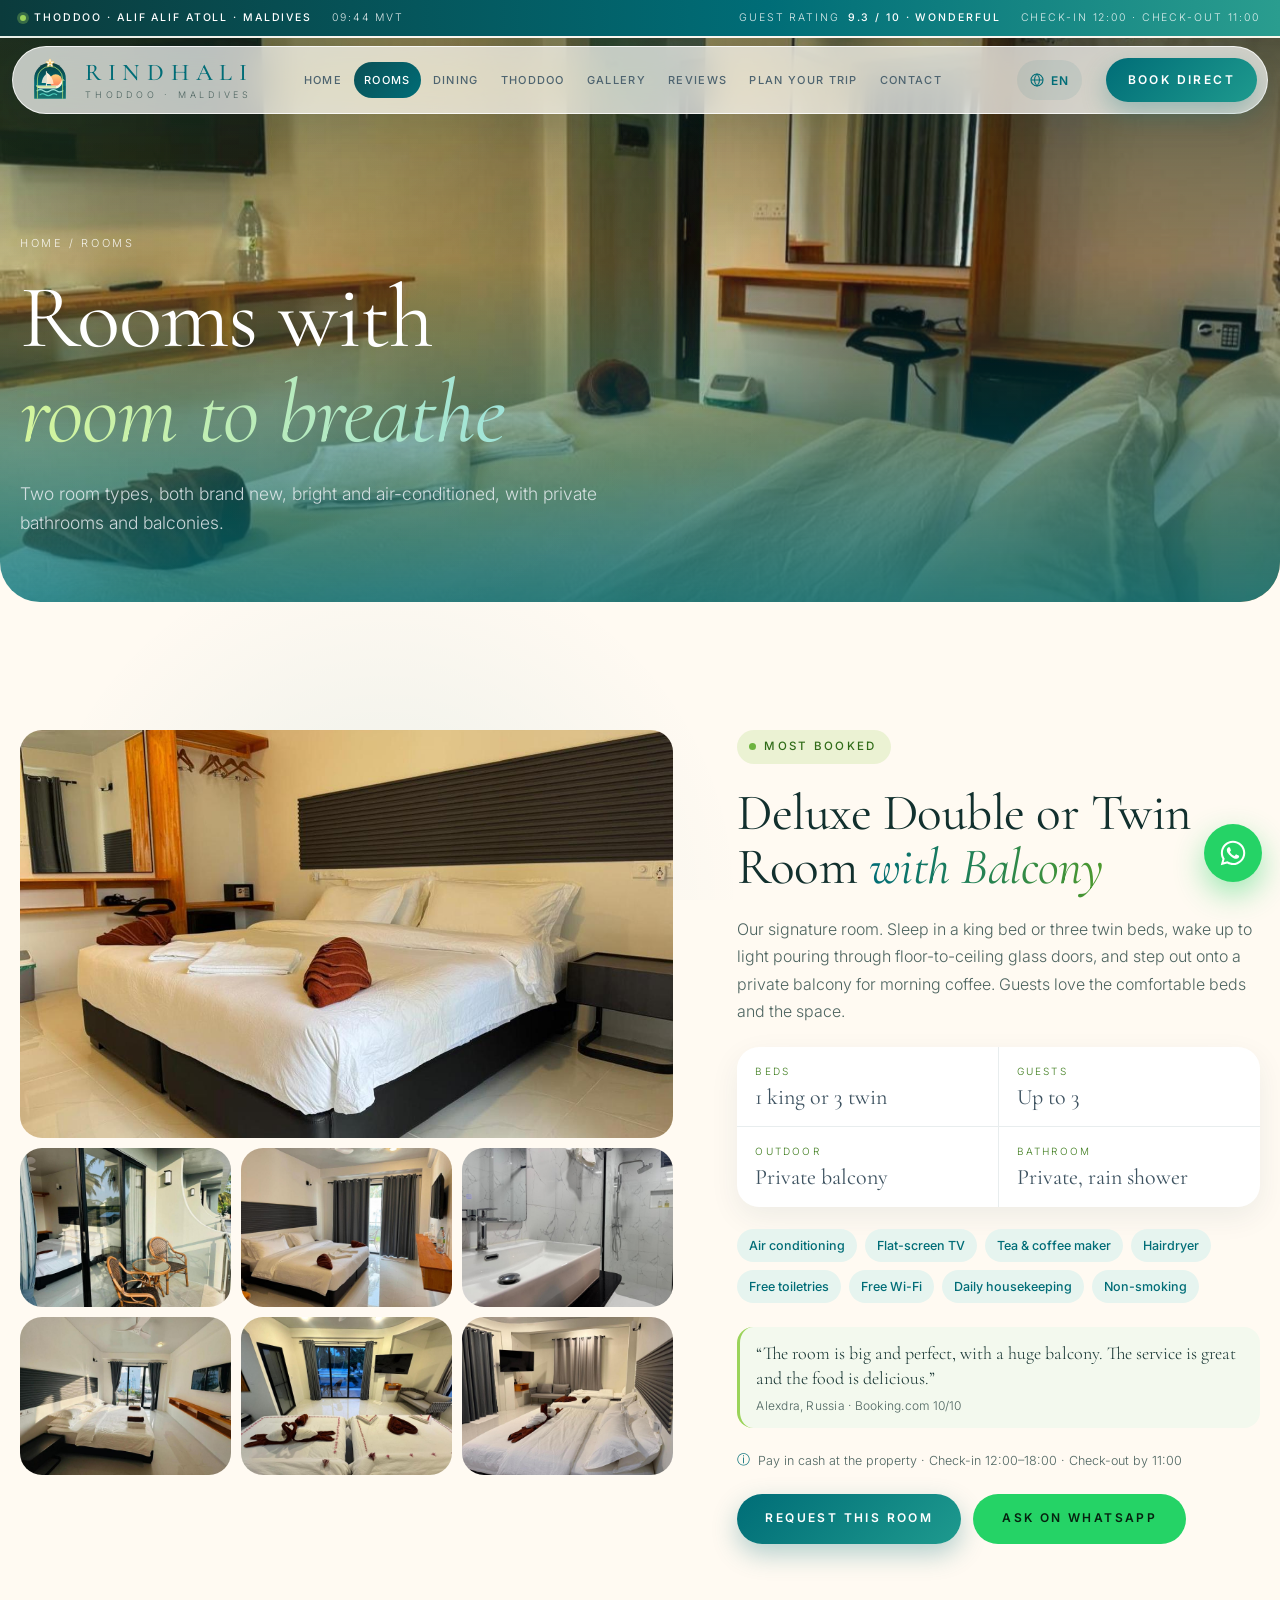
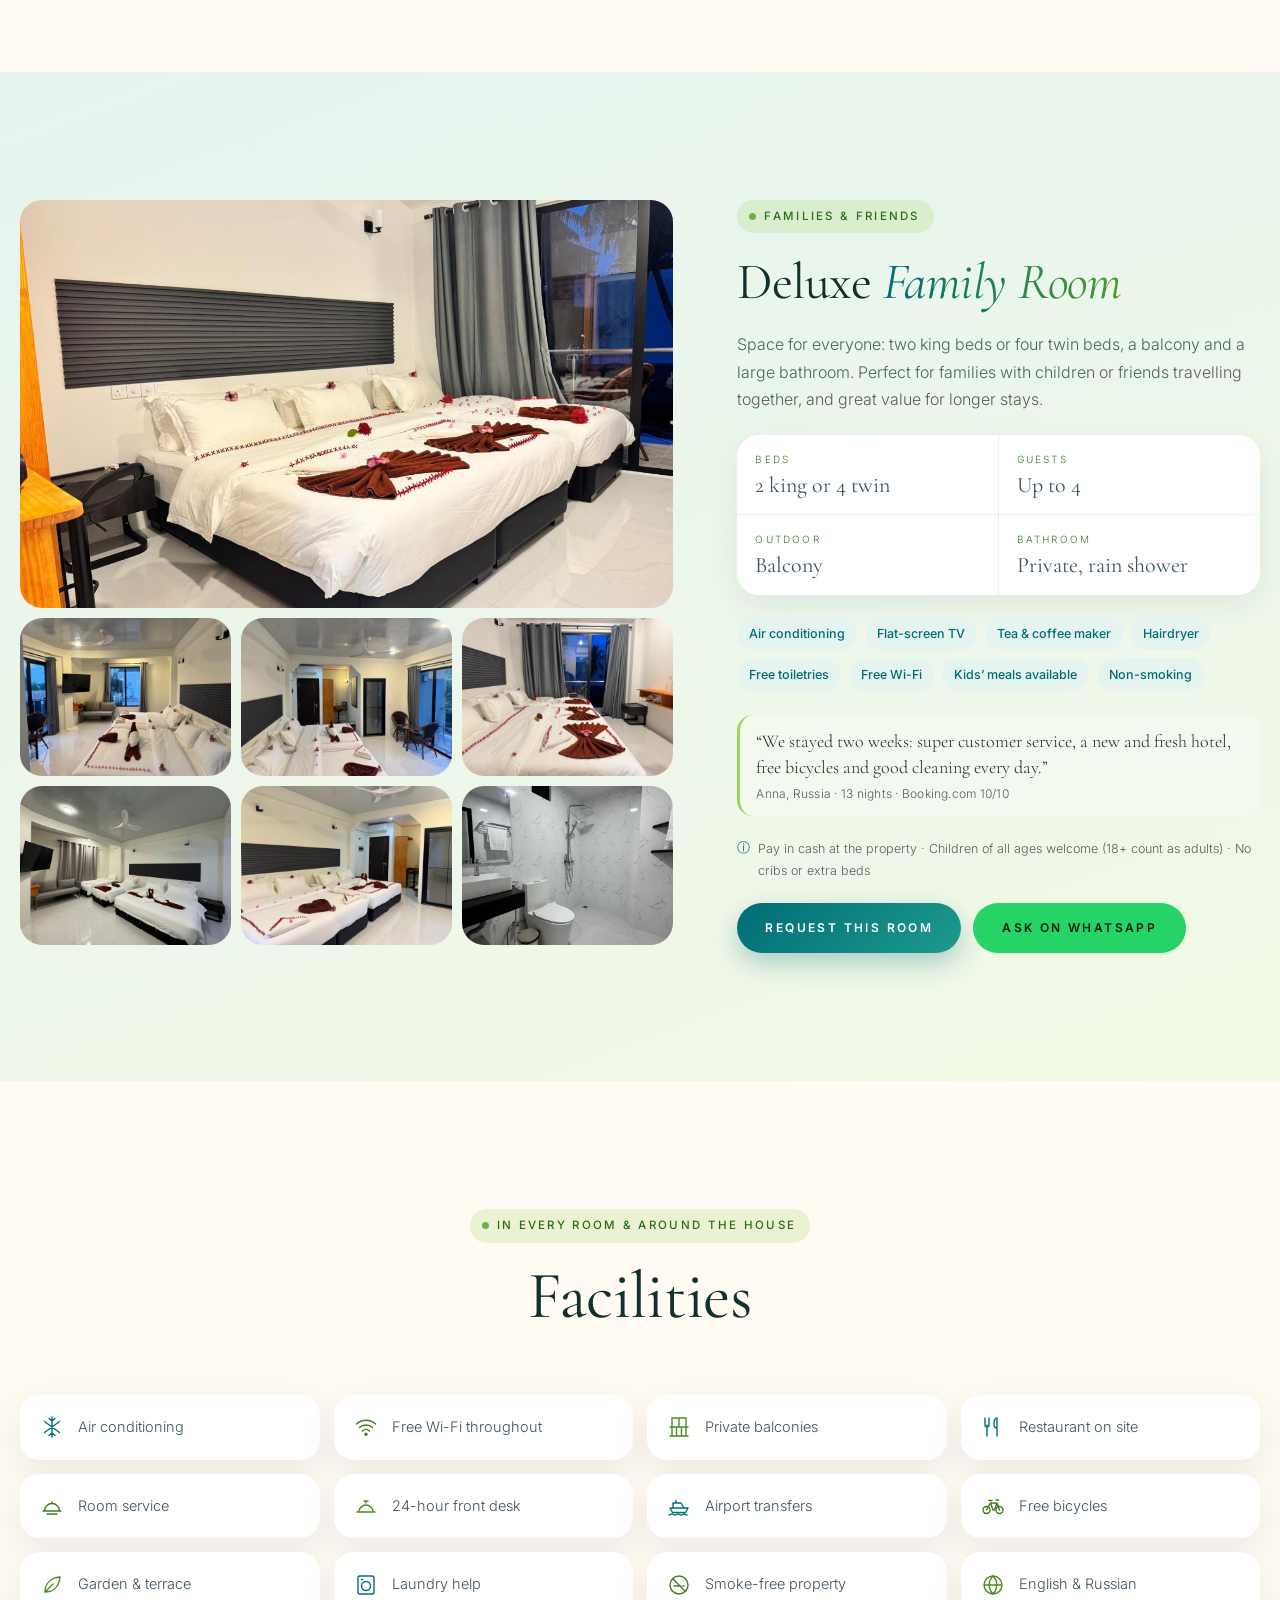
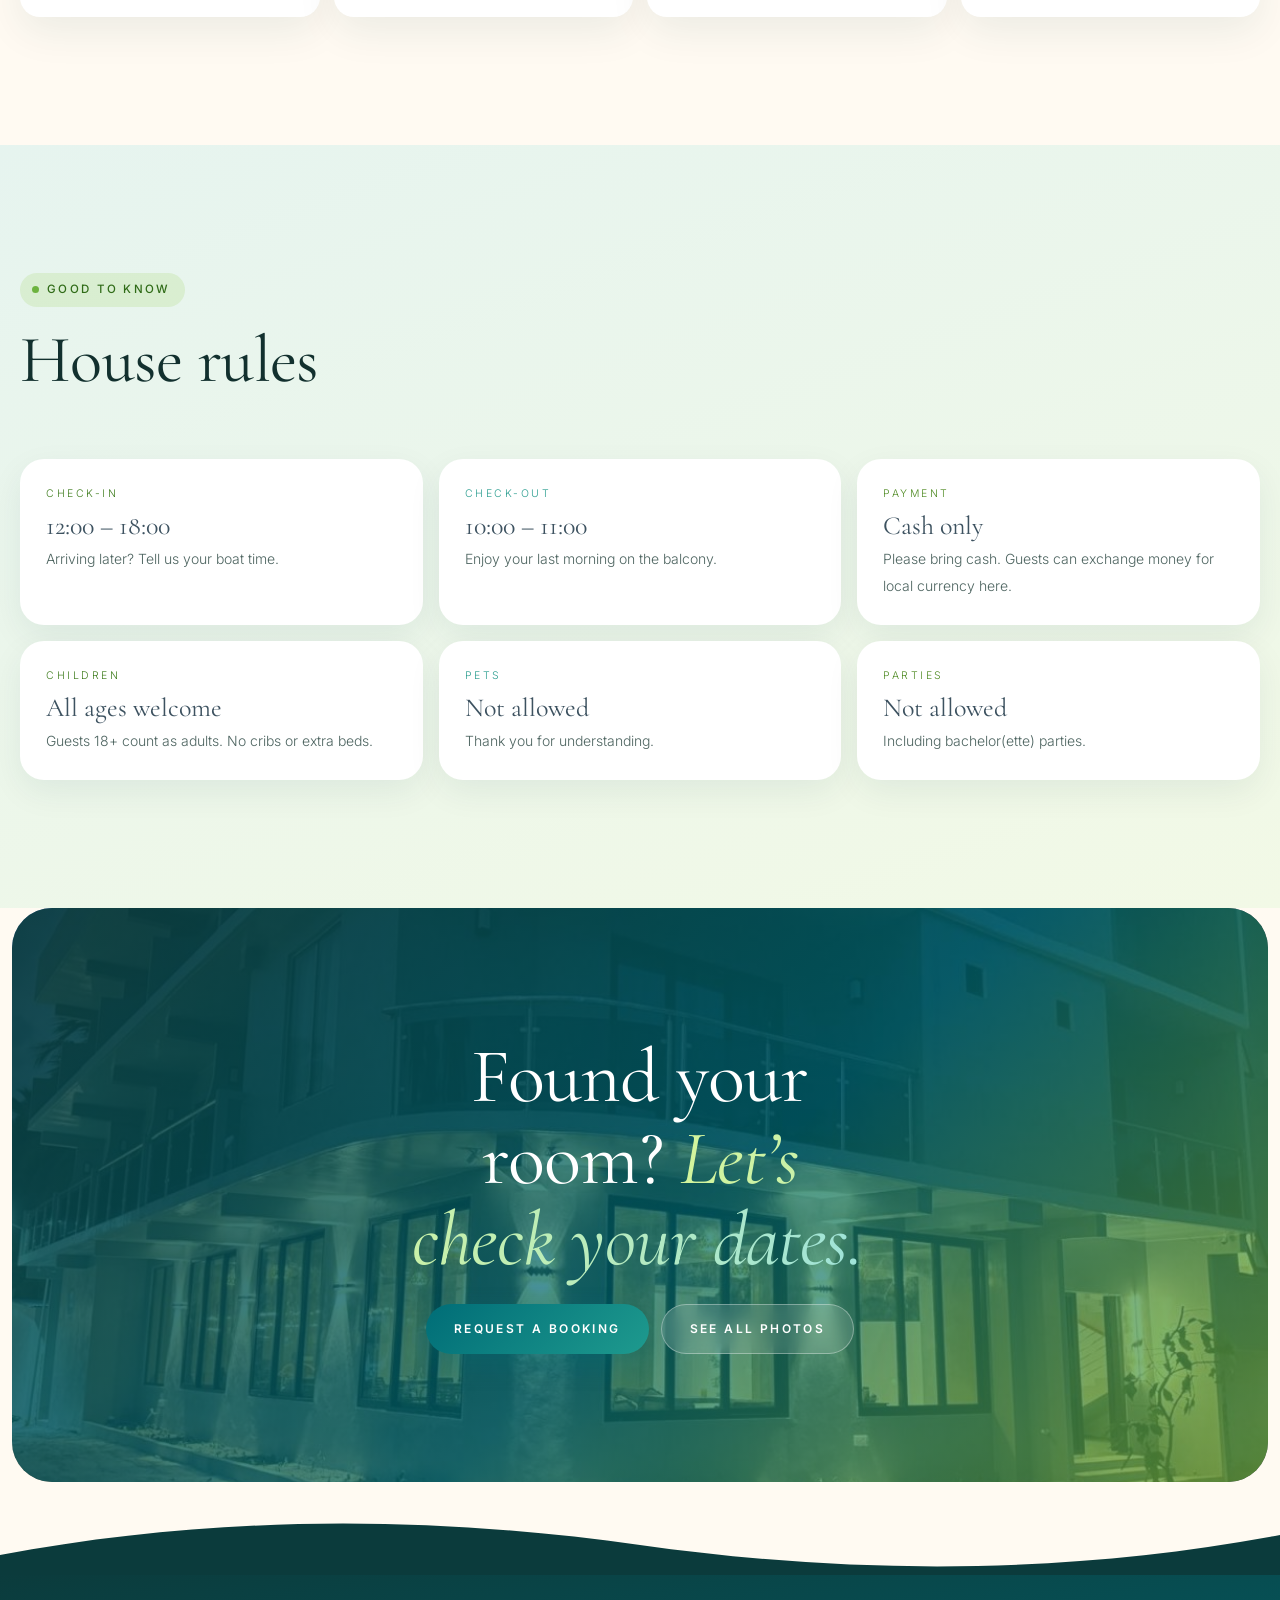
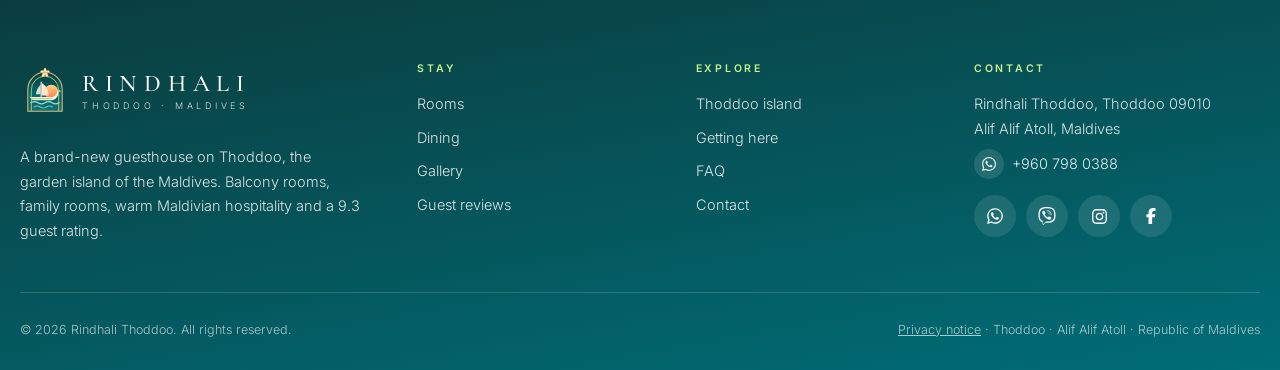
<file: rooms.html>
<!doctype html>
<html lang="en">
<head>
<meta charset="utf-8">
<meta name="viewport" content="width=device-width,initial-scale=1,viewport-fit=cover">
<title>Rooms at Rindhali Thoddoo | Balcony Rooms & Family Rooms on Thoddoo, Maldives</title>
<meta name="description" content="Brand-new Deluxe Double or Twin Rooms with private balcony and Deluxe Family Rooms for up to 4 guests at Rindhali Thoddoo. A/C, rain shower, TV, tea and coffee maker, free Wi-Fi.">
<meta name="keywords" content="Rindhali Thoddoo, Thoddoo guesthouse, Thoddoo hotel, Thoddoo island, Maldives guesthouse, Alif Alif Atoll, local island Maldives, budget Maldives hotel, family room Maldives, Thoddoo accommodation">
<meta name="theme-color" content="#006D77">
<meta property="og:type" content="website">
<meta property="og:site_name" content="Rindhali Thoddoo">
<meta property="og:title" content="Rooms at Rindhali Thoddoo | Balcony Rooms & Family Rooms on Thoddoo, Maldives">
<meta property="og:description" content="Brand-new Deluxe Double or Twin Rooms with private balcony and Deluxe Family Rooms for up to 4 guests at Rindhali Thoddoo. A/C, rain shower, TV, tea and coffee maker, free Wi-Fi.">
<meta property="og:image" content="assets/p28.jpg">
<meta name="twitter:card" content="summary_large_image">
<link rel="icon" type="image/svg+xml" href="logo-mark.svg">
<link rel="preconnect" href="https://fonts.googleapis.com">
<link rel="preconnect" href="https://fonts.gstatic.com" crossorigin>
<link rel="stylesheet" href="https://fonts.googleapis.com/css2?family=Cormorant+Garamond:ital,wght@0,400;0,500;1,400;1,500&family=Inter:wght@300;400;500;600&display=swap">
<link rel="stylesheet" href="style.css">
<script type="application/ld+json">
{"@context":"https://schema.org","@type":"Hotel","name":"Rindhali Thoddoo","description":"Brand-new guesthouse on Thoddoo island, Alif Alif Atoll, Maldives, with balcony rooms, family rooms, restaurant, free Wi-Fi, free bicycles and airport transfers.","address":{"@type":"PostalAddress","addressLocality":"Thoddoo","postalCode":"09010","addressRegion":"Alif Alif Atoll","addressCountry":"MV"},"geo":{"@type":"GeoCoordinates","latitude":4.44003597705171,"longitude":72.9604909913887},"checkinTime":"12:00","checkoutTime":"11:00","petsAllowed":false,"availableLanguage":["English","Russian"],"amenityFeature":[{"@type":"LocationFeatureSpecification","name":"Free Wi-Fi","value":true},{"@type":"LocationFeatureSpecification","name":"Air conditioning","value":true},{"@type":"LocationFeatureSpecification","name":"Restaurant","value":true},{"@type":"LocationFeatureSpecification","name":"Airport shuttle","value":true},{"@type":"LocationFeatureSpecification","name":"24-hour front desk","value":true},{"@type":"LocationFeatureSpecification","name":"Room service","value":true},{"@type":"LocationFeatureSpecification","name":"Family rooms","value":true},{"@type":"LocationFeatureSpecification","name":"Garden","value":true},{"@type":"LocationFeatureSpecification","name":"Terrace","value":true}],"aggregateRating":{"@type":"AggregateRating","ratingValue":"9.3","bestRating":"10","worstRating":"1","reviewCount":"9"},"image":"assets/p26.jpg"}
</script>
</head>
<body data-page="rooms">
<svg width="0" height="0" style="position:absolute" aria-hidden="true">
  <defs id="logo-defs"><linearGradient id="rg-sky" x1="0" y1="0" x2="0" y2="1"><stop offset="0" stop-color="#0B3B3C"/><stop offset=".62" stop-color="#006D77"/><stop offset="1" stop-color="#2A9D8F"/></linearGradient>
    <linearGradient id="rg-sun" x1="0" y1="0" x2="0" y2="1"><stop offset="0" stop-color="#FFD27A"/><stop offset="1" stop-color="#FF7A59"/></linearGradient>
    <linearGradient id="rg-sail" x1="0" y1="0" x2="1" y2="1"><stop offset="0" stop-color="#FFF4E2"/><stop offset="1" stop-color="#FFD9B8"/></linearGradient>
    <clipPath id="rg-clip"><path d="M10 58V30a22 22 0 0 1 44 0v28z"/></clipPath></defs><symbol id="logo" viewBox="0 0 64 64"><path d="M10 58V30a22 22 0 0 1 44 0v28z" fill="url(#rg-sky)"/>
  <g clip-path="url(#rg-clip)">
    <circle cx="40" cy="33" r="9" fill="url(#rg-sun)"/>
    <path d="M10 40h44v18H10z" fill="#0B4F55" opacity=".55"/>
    <path d="M14 47c3-2 6-2 9 0s6 2 9 0 6-2 9 0 6 2 9 0" fill="none" stroke="#A7F0E6" stroke-width="1.6" stroke-linecap="round" opacity=".9"/>
    <path d="M18 52.5c2.6-1.7 5.2-1.7 7.8 0s5.2 1.7 7.8 0 5.2-1.7 7.8 0" fill="none" stroke="#5EEAD4" stroke-width="1.4" stroke-linecap="round" opacity=".8"/>
  </g>
  <g transform="translate(-3 0)">
  <path d="M30 20.5v19.2" stroke="#FFF4E2" stroke-width="1.3" stroke-linecap="round"/>
  <path d="M30.6 21.5c5.6 3.6 8.8 9.4 9.4 16.2H30.6z" fill="url(#rg-sail)"/>
  <path d="M29.4 24c-3.6 3-5.6 7.2-6 12.2h6z" fill="#FFF4E2" opacity=".85"/>
  <path d="M15.5 39.6h27.8c2.6 0 4.6-1.3 6.2-3.6l1.6-2.4c.4-.6 1.2-.4 1.2.3-.2 3.4-1.8 6.4-4.4 8.2-1.6 1.1-3.6 1.7-5.8 1.7H21.5c-2.6 0-4.8-1.6-6-4.2z" fill="#FFF4E2"/>
  <path d="M51 33.4c.9-1.4 2.4-2 3.4-1.2" fill="none" stroke="#FFF4E2" stroke-width="1.3" stroke-linecap="round"/>
  <path d="M18 41.6h25" stroke="#9BD35A" stroke-width="1.1" stroke-linecap="round"/>
  </g>
  <path d="M14.5 58V30.5a17.5 17.5 0 0 1 35 0V58" fill="none" stroke="#B8E37A" stroke-width="1.1" opacity=".95"/>
  <g transform="translate(32 8.6)">
    <g fill="#FFF4E2" stroke="#FFC24B" stroke-width=".5">
      <ellipse rx="1.6" ry="3.4" transform="rotate(0) translate(0 -2.6)"/>
      <ellipse rx="1.6" ry="3.4" transform="rotate(72) translate(0 -2.6)"/>
      <ellipse rx="1.6" ry="3.4" transform="rotate(144) translate(0 -2.6)"/>
      <ellipse rx="1.6" ry="3.4" transform="rotate(216) translate(0 -2.6)"/>
      <ellipse rx="1.6" ry="3.4" transform="rotate(288) translate(0 -2.6)"/>
    </g>
    <circle r="1.3" fill="#FFC24B"/>
  </g><path d="M10 58V30a22 22 0 0 1 44 0v28z" fill="none" style="stroke:var(--lg-edge,none)" stroke-width="1.4"/></symbol>
  
  <symbol id="i-wa" viewBox="0 0 448 512"><path fill="currentColor" d="M380.9 97.1C339 55.1 283.2 32 223.9 32c-122.4 0-222 99.6-222 222 0 39.1 10.2 77.3 29.6 111L0 480l117.7-30.9c32.4 17.7 68.9 27 106.1 27h.1c122.3 0 224.1-99.6 224.1-222 0-59.3-25.2-115-67.1-157zm-157 341.6c-33.2 0-65.7-8.9-94-25.7l-6.7-4-69.8 18.3L72 359.2l-4.4-7c-18.5-29.4-28.2-63.3-28.2-98.2 0-101.7 82.8-184.5 184.6-184.5 49.3 0 95.6 19.2 130.4 54.1 34.8 34.9 56.2 81.2 56.1 130.5 0 101.8-84.9 184.6-186.6 184.6zm101.2-138.2c-5.5-2.8-32.8-16.2-37.9-18-5.1-1.9-8.8-2.8-12.5 2.8-3.7 5.6-14.3 18-17.6 21.8-3.2 3.7-6.5 4.2-12 1.4-32.6-16.3-54-29.1-75.5-66-5.7-9.8 5.7-9.1 16.3-30.3 1.8-3.7.9-6.9-.5-9.7-1.4-2.8-12.5-30.1-17.1-41.2-4.5-10.8-9.1-9.3-12.5-9.5-3.2-.2-6.9-.2-10.6-.2-3.7 0-9.7 1.4-14.8 6.9-5.1 5.6-19.4 19-19.4 46.3 0 27.3 19.9 53.7 22.6 57.4 2.8 3.7 39.1 59.7 94.8 83.8 35.2 15.2 49 16.5 66.6 13.9 10.7-1.6 32.8-13.4 37.4-26.4 4.6-13 4.6-24.1 3.2-26.4-1.3-2.5-5-3.9-10.5-6.6z"/></symbol>
  <symbol id="i-ig" viewBox="0 0 448 512"><path fill="currentColor" d="M224.1 141c-63.6 0-114.9 51.3-114.9 114.9s51.3 114.9 114.9 114.9S339 319.5 339 255.9 287.7 141 224.1 141zm0 189.6c-41.1 0-74.7-33.5-74.7-74.7s33.5-74.7 74.7-74.7 74.7 33.5 74.7 74.7-33.6 74.7-74.7 74.7zm146.4-194.3c0 14.9-12 26.8-26.8 26.8-14.9 0-26.8-12-26.8-26.8s12-26.8 26.8-26.8 26.8 12 26.8 26.8zm76.1 27.2c-1.7-35.9-9.9-67.7-36.2-93.9-26.2-26.2-58-34.4-93.9-36.2-37-2.1-147.9-2.1-184.9 0-35.8 1.7-67.6 9.9-93.9 36.1s-34.4 58-36.2 93.9c-2.1 37-2.1 147.9 0 184.9 1.7 35.9 9.9 67.7 36.2 93.9s58 34.4 93.9 36.2c37 2.1 147.9 2.1 184.9 0 35.9-1.7 67.7-9.9 93.9-36.2 26.2-26.2 34.4-58 36.2-93.9 2.1-37 2.1-147.8 0-184.8zM398.8 388c-7.8 19.6-22.9 34.7-42.6 42.6-29.5 11.7-99.5 9-132.1 9s-102.7 2.6-132.1-9c-19.6-7.8-34.7-22.9-42.6-42.6-11.7-29.5-9-99.5-9-132.1s-2.6-102.7 9-132.1c7.8-19.6 22.9-34.7 42.6-42.6 29.5-11.7 99.5-9 132.1-9s102.7-2.6 132.1 9c19.6 7.8 34.7 22.9 42.6 42.6 11.7 29.5 9 99.5 9 132.1s2.7 102.7-9 132.1z"/></symbol>
  <symbol id="i-viber" viewBox="0 0 512 512"><path fill="currentColor" d="M444 49.9C431.3 38.2 379.9.9 265.3.4c0 0-135.1-8.1-200.9 52.3C27.8 89.3 14.9 143 13.5 209.5c-1.4 66.5-3.1 191.1 117 224.9h.1l-.1 51.6s-.8 20.9 13 25.1c16.6 5.2 26.4-10.7 42.3-27.8 8.7-9.4 20.7-23.2 29.8-33.7 82.2 6.9 145.3-8.9 152.5-11.2 16.6-5.4 110.5-17.4 125.7-142 15.8-128.6-7.6-209.8-49.8-246.5zM457.9 287c-12.9 104-89 110.6-103 115.1-6 1.9-61.5 15.7-131.2 11.2 0 0-52 62.7-68.2 79-5.3 5.3-11.1 4.8-11-5.7 0-6.9.4-85.7.4-85.7-.1 0-.1 0 0 0-101.8-28.2-95.8-134.3-94.7-189.8 1.1-55.5 11.6-101 42.6-131.6 55.7-50.5 170.4-43 170.4-43 96.9.4 143.3 29.6 154.1 39.4 35.7 30.6 53.9 103.8 40.6 211.1zm-139-80.8c.4 8.6-12.5 9.2-12.9.6-1.1-22-11.4-32.7-32.6-33.9-8.6-.5-7.8-13.4.7-12.9 27.9 1.5 43.4 17.5 44.8 46.2zm20.3 11.3c1-42.4-25.5-75.6-75.8-79.3-8.5-.6-7.6-13.5.9-12.9 58 4.2 88.9 44.1 87.8 92.5-.1 8.6-13.1 8.2-12.9-.3zm47 13.4c.1 8.6-12.9 8.7-12.9.1-.6-81.5-54.9-125.9-120.8-126.4-8.5-.1-8.5-12.9 0-12.9 73.7.5 133 51.4 133.7 139.2zM374.9 329v.2c-10.8 19-31 40-51.8 33.3l-.2-.3c-21.1-5.9-70.8-31.5-102.2-56.5-16.2-12.8-31-27.9-42.4-42.4-10.3-12.9-20.7-28.2-30.8-46.6-21.3-38.5-26-55.7-26-55.7-6.7-20.8 14.2-41 33.3-51.8h.2c9.2-4.8 18-3.2 23.9 3.9 0 0 12.4 14.8 17.7 22.1 5 6.8 11.7 17.7 15.2 23.8 6.1 10.9 2.3 22-3.7 26.6l-12 9.6c-6.1 4.9-5.3 14-5.3 14s17.8 67.3 84.3 84.3c0 0 9.1.8 14-5.3l9.6-12c4.6-6 15.7-9.8 26.6-3.7 14.7 8.3 33.4 21.2 45.8 32.9 7 5.7 8.6 14.4 3.8 23.6z"/></symbol>
  <symbol id="i-fb" viewBox="0 0 320 512"><path fill="currentColor" d="M80 299.3V512H196V299.3h86.5l18-97.8H196V166.9c0-51.7 20.3-71.5 72.7-71.5c16.3 0 29.4 .4 37 1.2V7.9C291.4 4 256.4 0 236.2 0C129.3 0 80 50.5 80 159.4v42.1H14v97.8H80z"/></symbol>
  <symbol id="i-mail" viewBox="0 0 24 24"><g fill="none" stroke="currentColor" stroke-width="1.5" stroke-linecap="round" stroke-linejoin="round"><rect x="3" y="5" width="18" height="14" rx="2"/><path d="M3 7l9 6 9-6"/></g></symbol>
  <symbol id="i-pin" viewBox="0 0 24 24"><g fill="none" stroke="currentColor" stroke-width="1.5" stroke-linejoin="round"><path d="M12 21s-7-6.2-7-11.5A7 7 0 0 1 19 9.5C19 14.8 12 21 12 21z"/><circle cx="12" cy="9.5" r="2.5"/></g></symbol>
  <symbol id="i-phone" viewBox="0 0 24 24"><path fill="none" stroke="currentColor" stroke-width="1.5" stroke-linejoin="round" d="M5 4h4l2 5-2.5 1.5a11 11 0 0 0 5 5L15 13l5 2v4a2 2 0 0 1-2 2A16 16 0 0 1 3 6a2 2 0 0 1 2-2"/></symbol>
  <symbol id="i-clock" viewBox="0 0 24 24"><g fill="none" stroke="currentColor" stroke-width="1.5" stroke-linecap="round"><circle cx="12" cy="12" r="9"/><path d="M12 7v5l3 2"/></g></symbol>
  <symbol id="u-star" viewBox="0 0 24 24"><path fill="none" stroke="currentColor" stroke-width="1.4" stroke-linejoin="round" d="M12 3l2.7 5.6 6.1.9-4.4 4.3 1 6.1L12 17l-5.4 2.9 1-6.1-4.4-4.3 6.1-.9z"/></symbol>
  <symbol id="u-bal" viewBox="0 0 24 24"><g fill="none" stroke="currentColor" stroke-width="1.4" stroke-linecap="round"><path d="M5 3h14v9H5zM12 3v9M3 12h18M5 12v9M9.5 12v9M14.5 12v9M19 12v9M3 21h18"/></g></symbol>
  <symbol id="u-walk" viewBox="0 0 24 24"><g fill="none" stroke="currentColor" stroke-width="1.4" stroke-linecap="round" stroke-linejoin="round"><circle cx="13" cy="4" r="1.8"/><path d="M10 21l2-6 3 3v3M9 11l3-3 3 3 2 1M12 8l-1 7M7 13l2-2"/><path d="M2 21c2 0 2-1 4-1"/></g></symbol>
  <symbol id="u-fam" viewBox="0 0 24 24"><g fill="none" stroke="currentColor" stroke-width="1.4" stroke-linecap="round"><circle cx="7" cy="6" r="2.2"/><circle cx="17" cy="6" r="2.2"/><circle cx="12" cy="12" r="1.7"/><path d="M3 20v-5a4 4 0 0 1 8 0M13 15a4 4 0 0 1 8 0v5M9.5 20v-2.5a2.5 2.5 0 0 1 5 0V20"/></g></symbol>
  <symbol id="u-bike" viewBox="0 0 24 24"><g fill="none" stroke="currentColor" stroke-width="1.4" stroke-linecap="round" stroke-linejoin="round"><circle cx="5.5" cy="16" r="3.5"/><circle cx="18.5" cy="16" r="3.5"/><path d="M5.5 16l4-7h6.5l2.5 7M9.5 9L12 16h1.5L16 9M8 6.5h3M15 6h2.5"/></g></symbol>
  <symbol id="u-boat" viewBox="0 0 24 24"><g fill="none" stroke="currentColor" stroke-width="1.4" stroke-linecap="round" stroke-linejoin="round"><path d="M3 14h18l-2.5 4.5H5.5z"/><path d="M6 14V9h8l3 5M9 9V6.5M2 21c1.5 0 1.5-1 3-1s1.5 1 3 1 1.5-1 3-1 1.5 1 3 1 1.5-1 3-1 1.5 1 3 1"/></g></symbol>
  <symbol id="u-food" viewBox="0 0 24 24"><g fill="none" stroke="currentColor" stroke-width="1.4" stroke-linecap="round" stroke-linejoin="round"><path d="M4 3v7a2 2 0 0 0 4 0V3M6 10v11M16 3c-2 0-3 2.5-3 6s1 4 3 4v8M16 3v18"/></g></symbol>
  <symbol id="u-wifi" viewBox="0 0 24 24"><g fill="none" stroke="currentColor" stroke-width="1.4" stroke-linecap="round"><path d="M2.5 9a14 14 0 0 1 19 0M5.5 12.5a9.5 9.5 0 0 1 13 0M8.5 16a5 5 0 0 1 7 0"/><circle cx="12" cy="19.2" r="1" fill="currentColor"/></g></symbol>
  <symbol id="u-snow" viewBox="0 0 24 24"><g fill="none" stroke="currentColor" stroke-width="1.4" stroke-linecap="round"><path d="M12 2v20M4.5 6.5l15 11M19.5 6.5l-15 11M9 3.5l3 2.5 3-2.5M9 20.5l3-2.5 3 2.5"/></g></symbol>
  <symbol id="u-desk" viewBox="0 0 24 24"><g fill="none" stroke="currentColor" stroke-width="1.4" stroke-linecap="round"><path d="M3 18h18M5 18a7 7 0 0 1 14 0M12 9V7M10 7h4"/></g></symbol>
  <symbol id="u-bell" viewBox="0 0 24 24"><g fill="none" stroke="currentColor" stroke-width="1.4" stroke-linecap="round"><path d="M3 17h18M4.5 17a7.5 7.5 0 0 1 15 0M12 9.5V8M7 20h10"/></g></symbol>
  <symbol id="u-leaf" viewBox="0 0 24 24"><g fill="none" stroke="currentColor" stroke-width="1.4" stroke-linecap="round" stroke-linejoin="round"><path d="M5 19c0-8 5-14 15-15-1 10-7 15-15 15zM5 19l8-8"/></g></symbol>
  <symbol id="u-wash" viewBox="0 0 24 24"><g fill="none" stroke="currentColor" stroke-width="1.4"><rect x="4" y="3" width="16" height="18" rx="2"/><circle cx="12" cy="13" r="4.5"/><path d="M7 6.5h2"/></g></symbol>
  <symbol id="u-cash" viewBox="0 0 24 24"><g fill="none" stroke="currentColor" stroke-width="1.4"><rect x="2.5" y="6" width="19" height="12" rx="2"/><circle cx="12" cy="12" r="2.8"/></g></symbol>
  <symbol id="u-lang" viewBox="0 0 24 24"><g fill="none" stroke="currentColor" stroke-width="1.4"><circle cx="12" cy="12" r="9"/><path d="M3 12h18M12 3c2.5 2.6 3.8 5.6 3.8 9s-1.3 6.4-3.8 9c-2.5-2.6-3.8-5.6-3.8-9S9.5 5.6 12 3z"/></g></symbol>
  <symbol id="u-nosmoke" viewBox="0 0 24 24"><g fill="none" stroke="currentColor" stroke-width="1.4" stroke-linecap="round"><circle cx="12" cy="12" r="9"/><path d="M5.6 5.6l12.8 12.8M7 13h7M16 13h1"/></g></symbol>
</svg>

<a class="skip" href="#main">Skip to content</a>
<div class="progress" aria-hidden="true"><i></i></div>
<div class="ticker" role="note">
  <div class="wrap">
    <div class="l">
      <span><i class="dot" aria-hidden="true"></i><b>Thoddoo · Alif Alif Atoll · Maldives</b></span>
      <span class="hide-s coord">4.44° N · 72.96° E</span>
      <span class="hide-s" id="mvt"></span>
      <span id="wx" hidden></span>
    </div>
    <div class="r">
      <span>Guest rating <b>9.3 / 10 · Wonderful</b></span>
      <span class="hide-s">Check-in 12:00 · Check-out 11:00</span>
    </div>
  </div>
</div>

<header class="site-h">
  <div class="wrap">
    <a class="logo" href="index.html" aria-label="Rindhali Thoddoo, home">
      <svg class="logo-svg" aria-hidden="true"><use href="#logo"/></svg>
      <span class="logo-t"><b>RINDHALI</b><small>THODDOO · MALDIVES</small></span>
    </a>
    <nav class="nav" id="nav" aria-label="Main">
      <a href="index.html" data-p="home">Home</a>
      <a href="rooms.html" data-p="rooms">Rooms</a>
      <a href="dining.html" data-p="dining">Dining</a>
      <a href="experiences.html" data-p="experiences">Thoddoo</a>
      <a href="gallery.html" data-p="gallery">Gallery</a>
      <a href="reviews.html" data-p="reviews">Reviews</a>
      <a href="plan.html" data-p="plan">Plan Your Trip</a>
      <a href="contact.html" data-p="contact">Contact</a>
      <a class="btn btn-light" href="contact.html#book">Book direct</a>
    </nav>
    <a class="btn btn-light" href="contact.html#book">Book direct</a>
    <button class="burger" type="button" aria-label="Menu" aria-expanded="false" aria-controls="nav"><i></i><i></i><i></i></button>
  </div>
</header>

<main id="main" tabindex="-1">
<section class="phero">
  <img src="assets/p25.jpg" alt="Deluxe double room at Rindhali Thoddoo">
  <div class="wrap">
    <span class="crumbs"><a href="index.html">Home</a> / Rooms</span>
    <h1>Rooms with <em>room to breathe</em></h1>
    <p class="lead">Two room types, both brand new, bright and air-conditioned, with private bathrooms and balconies.</p>
  </div>
</section>

<section class="band" id="deluxe">
  <div class="wrap rdetail">
    <div class="rgal rv" data-lb="deluxe">
      <button type="button"><img src="assets/p28.jpg" alt="King room ready for arrival"></button>
      <button type="button"><img loading="lazy" src="assets/p05.jpg" alt="Private balcony with seating"></button>
      <button type="button"><img loading="lazy" src="assets/p07.jpg" alt="King bedroom"></button>
      <button type="button"><img loading="lazy" src="assets/p03.jpg" alt="Walk-in rain shower"></button>
      <button type="button"><img loading="lazy" src="assets/p12.jpg" alt="Bright double room"></button>
      <button type="button"><img loading="lazy" src="assets/p14.jpg" alt="Twin room opening to the balcony"></button>
      <button type="button"><img loading="lazy" src="assets/p24.jpg" alt="Deluxe double with TV"></button>
    </div>
    <div class="rinfo rv">
      <span class="kicker">Most booked</span>
      <h2>Deluxe Double or Twin Room <em>with Balcony</em></h2>
      <p style="color:var(--mist)">Our signature room. Sleep in a king bed or three twin beds, wake up to light pouring through floor-to-ceiling glass doors, and step out onto a private balcony for morning coffee. Guests love the comfortable beds and the space.</p>
      <div class="spec">
        <div><small>Beds</small><b>1 king or 3 twin</b></div>
        <div><small>Guests</small><b>Up to 3</b></div>
        <div><small>Outdoor</small><b>Private balcony</b></div>
        <div><small>Bathroom</small><b>Private, rain shower</b></div>
      </div>
      <ul class="feat"><li>Air conditioning</li><li>Flat-screen TV</li><li>Tea &amp; coffee maker</li><li>Hairdryer</li><li>Free toiletries</li><li>Free Wi-Fi</li><li>Daily housekeeping</li><li>Non-smoking</li></ul>
      <blockquote class="rq">“The room is big and perfect, with a huge balcony. The service is great and the food is delicious.” <cite>Alexdra, Russia · Booking.com 10/10</cite></blockquote>
      <p class="policy">Pay in cash at the property · Check-in 12:00–18:00 · Check-out by 11:00</p>
      <div style="display:flex;gap:12px;flex-wrap:wrap"><a class="btn btn-light" href="contact.html?room=Deluxe%20Double%20or%20Twin%20Room%20with%20Balcony#book">Request this room</a><a class="btn btn-wa" data-link="whatsapp" href="contact.html" target="_blank" rel="noopener">Ask on WhatsApp</a></div>
    </div>
  </div>
</section>

<section class="band alt" id="family">
  <div class="wrap rdetail">
    <div class="rgal rv" data-lb="family">
      <button type="button"><img loading="lazy" src="assets/p19.jpg" alt="Family room for four"></button>
      <button type="button"><img loading="lazy" src="assets/p22.jpg" alt="Spacious family room"></button>
      <button type="button"><img loading="lazy" src="assets/p21.jpg" alt="Family room with balcony"></button>
      <button type="button"><img loading="lazy" src="assets/p16.jpg" alt="Family room, twin beds"></button>
      <button type="button"><img loading="lazy" src="assets/p23.jpg" alt="Family room with TV"></button>
      <button type="button"><img loading="lazy" src="assets/p20.jpg" alt="Twin beds and flat-screen TV"></button>
      <button type="button"><img loading="lazy" src="assets/p08.jpg" alt="Modern marble bathroom"></button>
    </div>
    <div class="rinfo rv">
      <span class="kicker">Families &amp; friends</span>
      <h2>Deluxe <em>Family Room</em></h2>
      <p style="color:var(--mist)">Space for everyone: two king beds or four twin beds, a balcony and a large bathroom. Perfect for families with children or friends travelling together, and great value for longer stays.</p>
      <div class="spec">
        <div><small>Beds</small><b>2 king or 4 twin</b></div>
        <div><small>Guests</small><b>Up to 4</b></div>
        <div><small>Outdoor</small><b>Balcony</b></div>
        <div><small>Bathroom</small><b>Private, rain shower</b></div>
      </div>
      <ul class="feat"><li>Air conditioning</li><li>Flat-screen TV</li><li>Tea &amp; coffee maker</li><li>Hairdryer</li><li>Free toiletries</li><li>Free Wi-Fi</li><li>Kids’ meals available</li><li>Non-smoking</li></ul>
      <blockquote class="rq">“We stayed two weeks: super customer service, a new and fresh hotel, free bicycles and good cleaning every day.” <cite>Anna, Russia · 13 nights · Booking.com 10/10</cite></blockquote>
      <p class="policy">Pay in cash at the property · Children of all ages welcome (18+ count as adults) · No cribs or extra beds</p>
      <div style="display:flex;gap:12px;flex-wrap:wrap"><a class="btn btn-light" href="contact.html?room=Deluxe%20Family%20Room#book">Request this room</a><a class="btn btn-wa" data-link="whatsapp" href="contact.html" target="_blank" rel="noopener">Ask on WhatsApp</a></div>
    </div>
  </div>
</section>

<section class="band">
  <div class="wrap">
    <div class="head center rv"><span class="kicker">In every room &amp; around the house</span><h2 class="h2">Facilities</h2></div>
    <div class="amen rv">
      <div><svg width="24" height="24" aria-hidden="true"><use href="#u-snow"/></svg>Air conditioning</div>
      <div><svg width="24" height="24" aria-hidden="true"><use href="#u-wifi"/></svg>Free Wi-Fi throughout</div>
      <div><svg width="24" height="24" aria-hidden="true"><use href="#u-bal"/></svg>Private balconies</div>
      <div><svg width="24" height="24" aria-hidden="true"><use href="#u-food"/></svg>Restaurant on site</div>
      <div><svg width="24" height="24" aria-hidden="true"><use href="#u-bell"/></svg>Room service</div>
      <div><svg width="24" height="24" aria-hidden="true"><use href="#u-desk"/></svg>24-hour front desk</div>
      <div><svg width="24" height="24" aria-hidden="true"><use href="#u-boat"/></svg>Airport transfers</div>
      <div><svg width="24" height="24" aria-hidden="true"><use href="#u-bike"/></svg>Free bicycles</div>
      <div><svg width="24" height="24" aria-hidden="true"><use href="#u-leaf"/></svg>Garden &amp; terrace</div>
      <div><svg width="24" height="24" aria-hidden="true"><use href="#u-wash"/></svg>Laundry help</div>
      <div><svg width="24" height="24" aria-hidden="true"><use href="#u-nosmoke"/></svg>Smoke-free property</div>
      <div><svg width="24" height="24" aria-hidden="true"><use href="#u-lang"/></svg>English &amp; Russian</div>
    </div>
  </div>
</section>

<section class="band alt">
  <div class="wrap">
    <div class="head rv"><span class="kicker">Good to know</span><h2 class="h2">House rules</h2></div>
    <div class="info-grid rv">
      <div><small>Check-in</small><b>12:00 – 18:00</b><span>Arriving later? Tell us your boat time.</span></div>
      <div><small>Check-out</small><b>10:00 – 11:00</b><span>Enjoy your last morning on the balcony.</span></div>
      <div><small>Payment</small><b>Cash only</b><span>Please bring cash. Guests can exchange money for local currency here.</span></div>
      <div><small>Children</small><b>All ages welcome</b><span>Guests 18+ count as adults. No cribs or extra beds.</span></div>
      <div><small>Pets</small><b>Not allowed</b><span>Thank you for understanding.</span></div>
      <div><small>Parties</small><b>Not allowed</b><span>Including bachelor(ette) parties.</span></div>
    </div>
  </div>
</section>

<section class="band cta">
  <img loading="lazy" src="assets/p26.jpg" alt="">
  <div class="wrap rv">
    <h2>Found your room? <em>Let’s check your dates.</em></h2>
    <div class="row"><a class="btn btn-light" href="contact.html#book">Request a booking</a><a class="btn btn-ghost" href="gallery.html">See all photos</a></div>
  </div>
</section>

</main>

<footer class="site-f">
  <div class="wrap">
    <div class="ft">
      <div>
        <a class="logo ft-logo" href="index.html" aria-label="Rindhali Thoddoo, home"><svg class="logo-svg" aria-hidden="true"><use href="#logo"/></svg><span class="logo-t"><b>RINDHALI</b><small>THODDOO · MALDIVES</small></span></a>
        <p>A brand-new guesthouse on Thoddoo, the garden island of the Maldives. Balcony rooms, family rooms, warm Maldivian hospitality and a 9.3 guest rating.</p>
      </div>
      <div>
        <h4>Stay</h4>
        <nav aria-label="Stay"><a href="rooms.html">Rooms</a><a href="dining.html">Dining</a><a href="gallery.html">Gallery</a><a href="reviews.html">Guest reviews</a></nav>
      </div>
      <div>
        <h4>Explore</h4>
        <nav aria-label="Explore"><a href="experiences.html">Thoddoo island</a><a href="plan.html">Getting here</a><a href="plan.html#faq">FAQ</a><a href="contact.html">Contact</a></nav>
      </div>
      <div>
        <h4>Contact</h4>
        <address class="ft-contact">
          <span>Rindhali Thoddoo, Thoddoo 09010<br>Alif Alif Atoll, Maldives</span>
          <span class="fc-line"><a class="fc-ico" data-link="whatsapp" href="contact.html" target="_blank" rel="noopener" aria-label="WhatsApp"><svg width="16" height="16" aria-hidden="true"><use href="#i-wa"/></svg></a><a class="fc-txt" data-link="phone" data-text="phone" href="contact.html"></a></span>
          <span class="fc-line"><a class="fc-ico" data-link="email" href="contact.html" aria-label="Email"><svg width="16" height="16" aria-hidden="true"><use href="#i-mail"/></svg></a><a class="fc-txt" data-link="email" data-text="email" href="contact.html"></a></span>
        </address>
        <div class="social" aria-label="Follow us">
          <a data-link="whatsapp" href="contact.html" target="_blank" rel="noopener" aria-label="WhatsApp"><svg width="18" height="18" aria-hidden="true"><use href="#i-wa"/></svg></a>
          <a data-link="viber" href="contact.html" aria-label="Viber"><svg width="18" height="18" aria-hidden="true"><use href="#i-viber"/></svg></a>
          <a data-link="instagram" href="contact.html" target="_blank" rel="noopener" aria-label="Instagram"><svg width="17" height="17" aria-hidden="true"><use href="#i-ig"/></svg></a>
          <a data-link="facebook" href="contact.html" target="_blank" rel="noopener" aria-label="Facebook"><svg width="16" height="16" aria-hidden="true"><use href="#i-fb"/></svg></a>
        </div>
      </div>
    </div>
    <div class="fb"><span>© <span data-year>2026</span> Rindhali Thoddoo. All rights reserved.</span><span><a href="privacy.html">Privacy notice</a> · Thoddoo · Alif Alif Atoll · Republic of Maldives</span></div>
  </div>
</footer>

<div class="mbar" role="region" aria-label="Quick booking">
  <a class="btn btn-light" href="contact.html#book">Check availability</a>
  <a class="btn btn-wa" data-link="whatsapp" href="contact.html" target="_blank" rel="noopener" aria-label="WhatsApp us"><svg width="20" height="20" aria-hidden="true"><use href="#i-wa"/></svg></a>
</div>
<a class="fab" data-link="whatsapp" href="contact.html" target="_blank" rel="noopener" aria-label="Chat with us on WhatsApp"><svg width="28" height="28" aria-hidden="true"><use href="#i-wa"/></svg></a>
<script src="i18n.js"></script>
<script src="site.js"></script>
</body>
</html>
</file>
<file: style.css>
/* Rindhali Thoddoo — site styles */
:root{
  --bg:#FBF9F5; --bg-2:#F3EDE3; --card:#FFFFFF; --card-2:#EFE7DA;
  --line:rgba(54,44,28,.11); --line-2:rgba(54,44,28,.22);
  --snow:#132A2B; --mist:#5C6664; --mist-2:#8A918D;
  --sand:#9A6D33; --sand-2:#B8894D; --lagoon:#3E9C96; --lagoon-d:#1F6B68;
  --teal:#163E40; --teal-2:#0F2C2E; --tint:16,34,35;
  --display:'Cormorant Garamond', Georgia, 'Times New Roman', serif;
  --body:'Inter', system-ui, -apple-system, 'Segoe UI', sans-serif;
  --gutter:max(20px, env(safe-area-inset-left,0px));
  --r:14px;
  color-scheme:light;
}
*,*::before,*::after{box-sizing:border-box}
html{scroll-behavior:smooth;-webkit-text-size-adjust:100%}
body{margin:0;background:var(--bg);color:var(--snow);font-family:var(--body);font-size:16px;line-height:1.7;font-weight:300;-webkit-font-smoothing:antialiased;overflow-x:hidden}
img{max-width:100%;display:block}
a{color:inherit}
p{margin:0}
h1,h2,h3,h4{font-family:var(--display);font-weight:400;margin:0;line-height:1.06;letter-spacing:-.01em;text-wrap:balance}
h1 em,h2 em,h3 em{font-style:italic;color:var(--sand-2)}
:focus-visible{outline:2px solid var(--sand);outline-offset:3px}
[hidden]{display:none!important}
::selection{background:var(--sand-2);color:var(--bg)}

.wrap{max-width:1280px;margin:0 auto;padding-inline:var(--gutter)}
.band{padding-block:clamp(80px,10vw,136px);position:relative}
.band.alt{background:var(--bg-2)}
.kicker{display:inline-flex;align-items:center;gap:12px;font-size:11.5px;font-weight:500;letter-spacing:.28em;text-transform:uppercase;color:var(--sand)}
.kicker::before{content:"";width:28px;height:1px;background:currentColor;opacity:.6}
.h2{font-size:clamp(38px,5.2vw,68px)}
.lead{font-size:17.5px;color:var(--mist);max-width:640px}
.head{display:flex;flex-direction:column;gap:18px;margin-bottom:clamp(40px,5vw,64px)}
.head.center{align-items:center;text-align:center}.head.center .lead{margin-inline:auto}
.head.split{flex-direction:row;flex-wrap:wrap;justify-content:space-between;align-items:flex-end;gap:24px 60px}
.head.split>div{display:flex;flex-direction:column;gap:18px;max-width:720px}

.btn{display:inline-flex;align-items:center;justify-content:center;gap:10px;min-height:50px;padding:0 28px;border-radius:999px;font-size:12px;font-weight:600;letter-spacing:.2em;text-transform:uppercase;text-decoration:none;border:1px solid transparent;cursor:pointer;white-space:nowrap;font-family:var(--body);transition:background .25s,color .25s,border-color .25s,transform .25s}
.btn:hover{transform:translateY(-1px)}
.btn-light{background:var(--snow);color:var(--bg)}.btn-light:hover{background:#fff}
.btn-sand{background:var(--sand);color:var(--bg)}.btn-sand:hover{background:var(--sand-2)}
.btn-ghost{border-color:var(--line-2);color:var(--snow);background:rgba(255,255,255,.03)}.btn-ghost:hover{border-color:var(--snow);background:rgba(255,255,255,.08)}
.btn-wa{background:#25D366;color:#06210f}
.arrow{display:inline-flex;align-items:center;gap:10px;font-size:12px;font-weight:600;letter-spacing:.2em;text-transform:uppercase;text-decoration:none;color:var(--snow);padding-bottom:5px;border-bottom:1px solid var(--sand)}
.arrow:hover{color:var(--sand-2)}

.js .rv{opacity:0;transform:translateY(26px);transition:opacity .9s ease,transform .9s cubic-bezier(.2,.7,.2,1)}
.js .rv.in{opacity:1;transform:none}
@media (prefers-reduced-motion:reduce){html{scroll-behavior:auto}.js .rv{opacity:1;transform:none;transition:none}}

/* ---------- ticker ---------- */
.ticker{position:relative;z-index:60;background:var(--teal-2);border-bottom:1px solid var(--line);font-size:10.5px;letter-spacing:.18em;text-transform:uppercase;color:var(--mist)}
.ticker .wrap{display:flex;align-items:center;justify-content:space-between;gap:16px;min-height:36px;flex-wrap:wrap;padding-block:6px}
.ticker span{display:inline-flex;align-items:center;gap:8px}
.ticker .l,.ticker .r{display:flex;gap:26px;align-items:center}
.ticker .dot{width:6px;height:6px;border-radius:50%;background:var(--lagoon);box-shadow:0 0 0 3px rgba(111,209,203,.18);animation:pulse 2s infinite}
.ticker b{color:var(--snow);font-weight:500}
@keyframes pulse{50%{box-shadow:0 0 0 6px rgba(111,209,203,0)}}
@media (max-width:900px){.ticker .hide-s{display:none}}
@media (max-width:560px){.ticker .r{display:none}}

/* ---------- header ---------- */
.site-h{position:sticky;top:0;z-index:50;background:rgba(16,34,35,.72);backdrop-filter:blur(14px) saturate(1.2);-webkit-backdrop-filter:blur(14px) saturate(1.2);border-bottom:1px solid var(--line);transition:background .3s}
.site-h.scrolled{background:rgba(16,34,35,.94)}
.site-h .wrap{display:flex;align-items:center;gap:24px;min-height:76px}
.logo{display:flex;align-items:center;gap:12px;text-decoration:none;flex-shrink:0}
.logo-mark{width:42px;height:42px;border-radius:50%;border:1px solid var(--line-2);display:flex;align-items:center;justify-content:center;font-family:var(--display);font-size:22px;color:var(--sand-2)}
.logo-t{display:flex;flex-direction:column;line-height:1}
.logo-t b{font-family:var(--display);font-weight:500;font-size:24px;letter-spacing:.28em}
.logo-t small{font-size:9px;letter-spacing:.42em;color:var(--mist);margin-top:5px}
.nav{display:flex;align-items:center;gap:2px;margin-left:auto}
.nav a{position:relative;text-decoration:none;font-size:11.5px;font-weight:500;letter-spacing:.2em;text-transform:uppercase;color:var(--mist);padding:10px 12px;transition:color .2s}
.nav a:hover,.nav a.on{color:var(--snow)}
.nav a.on::after{content:"";position:absolute;left:12px;right:12px;bottom:3px;height:1px;background:var(--sand)}
.site-h .btn{min-height:44px;padding:0 22px}
.burger{display:none;width:44px;height:44px;border:1px solid var(--line-2);border-radius:50%;background:transparent;color:var(--snow);cursor:pointer;flex-direction:column;align-items:center;justify-content:center;gap:5px;margin-left:auto}
.burger i{width:16px;height:1.5px;background:currentColor;transition:transform .25s,opacity .25s}
.site-h.open .burger i:nth-child(1){transform:translateY(6.5px) rotate(45deg)}
.site-h.open .burger i:nth-child(2){opacity:0}
.site-h.open .burger i:nth-child(3){transform:translateY(-6.5px) rotate(-45deg)}
@media (max-width:1140px){
  .burger{display:flex}
  .site-h .wrap>.btn{display:none}
  .nav{display:none;position:absolute;top:100%;left:0;right:0;flex-direction:column;align-items:stretch;gap:0;margin:0;background:var(--bg);border-bottom:1px solid var(--line);padding:6px var(--gutter) 24px;max-height:calc(100vh - 110px);overflow:auto}
  .site-h.open .nav{display:flex}
  .nav a{font-family:var(--display);font-size:28px;letter-spacing:0;text-transform:none;color:var(--snow);padding:14px 0;border-bottom:1px solid var(--line)}
  .nav a.on::after{display:none}
  .nav a.on{color:var(--sand-2)}
  .nav .btn{margin-top:18px;font-family:var(--body)}
}
@media (min-width:1141px){.nav .btn{display:none}}
@media (max-width:480px){.logo-t b{font-size:20px;letter-spacing:.2em}.logo-mark{width:38px;height:38px}}

/* ---------- hero slider ---------- */
.hero{position:relative;min-height:calc(100vh - 112px);min-height:calc(100svh - 112px);display:flex;flex-direction:column;justify-content:center;overflow:hidden;isolation:isolate}
.slides{position:absolute;inset:0;z-index:-2}
.slide{position:absolute;inset:0;opacity:0;transition:opacity 1.4s ease}
.slide.on{opacity:1}
.slide img{width:100%;height:100%;object-fit:cover;transform:scale(1.08);transition:transform 8s linear}
.slide.on img{transform:scale(1)}
.hero::before{content:"";position:absolute;inset:0;z-index:-1;background:radial-gradient(ellipse at 50% 40%,rgba(16,34,35,.2),rgba(16,34,35,.75) 75%),linear-gradient(180deg,rgba(16,34,35,.55),rgba(16,34,35,.15) 35%,rgba(16,34,35,.9))}
.hero-c{width:100%;max-width:1280px;margin:0 auto;padding:48px var(--gutter) 28px;text-align:center;display:flex;flex-direction:column;align-items:center;gap:20px}
.pill{display:inline-flex;align-items:center;gap:10px;border:1px solid var(--line-2);background:rgba(16,34,35,.35);backdrop-filter:blur(6px);border-radius:999px;padding:8px 18px;font-size:10.5px;font-weight:500;letter-spacing:.26em;text-transform:uppercase;color:var(--snow)}
.pill::before{content:"";width:6px;height:6px;border-radius:50%;background:var(--lagoon)}
.hero h1{font-size:clamp(46px,min(7.4vw,11vh),108px);line-height:.96;max-width:14ch}
.usp-rot{min-height:58px;max-width:640px;font-size:clamp(16px,1.6vw,19px);color:var(--snow);opacity:.88}
.usp-rot span{display:block;transition:opacity .6s ease,transform .6s ease}
.usp-rot span.out{opacity:0;transform:translateY(8px)}
.hero .row{display:flex;gap:12px;flex-wrap:wrap;justify-content:center}
.dots{display:flex;gap:10px;justify-content:center;margin-top:6px}
.dots button{width:34px;height:3px;border:0;padding:0;background:rgba(238,242,247,.25);cursor:pointer;border-radius:2px;position:relative;overflow:hidden}
.dots button.on::after{content:"";position:absolute;inset:0;background:var(--sand);animation:fill 6s linear forwards}
@keyframes fill{from{transform:translateX(-100%)}to{transform:none}}
@media (prefers-reduced-motion:reduce){.dots button.on::after{animation:none}.slide img{transition:none;transform:none}}

/* booking bar */
.bbar{width:100%;max-width:1060px;margin:0 auto;padding:0 var(--gutter) 32px}
.js .bbar.rv{opacity:1;transform:none}
.bbar form{display:grid;grid-template-columns:repeat(3,minmax(0,1fr)) auto;gap:8px;background:rgba(16,34,35,.72);border:1px solid var(--line-2);backdrop-filter:blur(16px);-webkit-backdrop-filter:blur(16px);border-radius:20px;padding:10px}
.bbar label{display:flex;flex-direction:column;gap:3px;background:rgba(255,255,255,.04);border:1px solid var(--line);border-radius:12px;padding:10px 16px;font-size:9.5px;font-weight:600;letter-spacing:.24em;text-transform:uppercase;color:var(--mist);min-width:0}
.bbar input,.bbar select{background:transparent;border:0;color:var(--snow);font:400 15px var(--body);padding:0;min-width:0;width:100%;letter-spacing:0;text-transform:none;color-scheme:light}
.bbar input:focus,.bbar select:focus{outline:none}
.bbar select option{background:var(--bg)}
.bbar .btn{border-radius:12px;min-height:58px}
@media (max-width:820px){.bbar form{grid-template-columns:1fr 1fr}.bbar label:nth-child(3),.bbar .btn{grid-column:1/-1}}

/* ---------- page hero (inner pages) ---------- */
.phero{position:relative;min-height:62vh;display:flex;align-items:flex-end;overflow:hidden;isolation:isolate}
.phero img{position:absolute;inset:0;width:100%;height:100%;object-fit:cover;z-index:-2}
.phero::before{content:"";position:absolute;inset:0;z-index:-1;background:linear-gradient(180deg,rgba(16,34,35,.45),rgba(16,34,35,.25) 40%,rgba(16,34,35,.95))}
.phero .wrap{width:100%;padding-block:120px 64px;display:flex;flex-direction:column;gap:18px}
.phero h1{font-size:clamp(46px,7vw,96px);max-width:16ch}
.phero .lead{color:rgba(238,242,247,.82)}
.crumbs{font-size:11px;letter-spacing:.24em;text-transform:uppercase;color:var(--mist)}
.crumbs a{text-decoration:none;color:var(--mist)}.crumbs a:hover{color:var(--snow)}

/* ---------- stats ---------- */
.stats{display:grid;grid-template-columns:repeat(4,minmax(0,1fr));border-top:1px solid var(--line);border-bottom:1px solid var(--line)}
.stat{padding:30px 24px;display:flex;flex-direction:column;gap:6px}
.stat+.stat{border-left:1px solid var(--line)}
.stat b{font-family:var(--display);font-weight:400;font-size:clamp(40px,4.4vw,58px);line-height:1;color:var(--snow)}
.stat b small{font-size:.5em;color:var(--sand)}
.stat span{font-size:10.5px;letter-spacing:.24em;text-transform:uppercase;color:var(--mist)}
@media (max-width:800px){.stats{grid-template-columns:1fr 1fr}.stat:nth-child(3){border-left:0}.stat:nth-child(n+3){border-top:1px solid var(--line)}}

/* ---------- USP grid ---------- */
.usps{display:grid;grid-template-columns:repeat(4,minmax(0,1fr));gap:1px;background:var(--line);border:1px solid var(--line);border-radius:var(--r);overflow:hidden}
.usp{background:var(--bg-2);padding:34px 28px;display:flex;flex-direction:column;gap:12px;transition:background .3s}
.usp:hover{background:var(--card)}
.usp svg{color:var(--sand)}
.usp h3{font-size:25px}
.usp p{font-size:14.5px;color:var(--mist)}
@media (max-width:1000px){.usps{grid-template-columns:1fr 1fr}}
@media (max-width:560px){.usps{grid-template-columns:1fr}}

/* ---------- split ---------- */
.split{display:grid;grid-template-columns:minmax(0,1fr) minmax(0,1fr);gap:clamp(40px,7vw,110px);align-items:center}
.split.rev>:first-child{order:2}
.split-copy{display:flex;flex-direction:column;gap:22px}
.split-copy p{color:var(--mist)}
.split-copy p.big{font-family:var(--display);font-size:clamp(22px,2.2vw,28px);line-height:1.4;color:var(--snow)}
.collage{position:relative;padding:0 14% 16% 0}
.collage .a{aspect-ratio:4/5;border-radius:var(--r);overflow:hidden}
.collage .b{position:absolute;right:0;bottom:0;width:50%;aspect-ratio:1;border-radius:var(--r);overflow:hidden;border:8px solid var(--bg);box-shadow:0 30px 60px rgba(0,0,0,.45)}
.collage img{width:100%;height:100%;object-fit:cover}
.badge-score{position:absolute;left:-14px;top:24px;background:var(--snow);color:var(--bg);border-radius:12px;padding:14px 18px;display:flex;gap:12px;align-items:center;box-shadow:0 20px 40px rgba(0,0,0,.4)}
.badge-score b{font-family:var(--display);font-size:38px;line-height:1;font-weight:500}
.badge-score span{font-size:10px;letter-spacing:.2em;text-transform:uppercase;line-height:1.4;font-weight:600}
.ticks{list-style:none;margin:0;padding:0;display:grid;grid-template-columns:1fr 1fr;gap:12px 24px}
.ticks li{display:flex;gap:10px;align-items:flex-start;font-size:15px;color:var(--snow)}
.ticks li::before{content:"";flex-shrink:0;width:16px;height:16px;margin-top:5px;border-radius:50%;background:radial-gradient(circle,var(--sand) 0 3px,transparent 4px),rgba(217,188,140,.14)}
@media (max-width:900px){.split{grid-template-columns:1fr}.split.rev>:first-child{order:0}.collage{max-width:560px}.badge-score{left:0}}
@media (max-width:480px){.ticks{grid-template-columns:1fr}}

/* ---------- room cards ---------- */
.rooms{display:grid;grid-template-columns:1fr 1fr;gap:28px}
.room{background:var(--card);border:1px solid var(--line);border-radius:var(--r);overflow:hidden;display:flex;flex-direction:column;transition:transform .4s,border-color .4s}
.room:hover{transform:translateY(-4px);border-color:var(--line-2)}
.room .ph{position:relative;aspect-ratio:16/10;overflow:hidden}
.room .ph img{width:100%;height:100%;object-fit:cover;transition:transform 1.2s cubic-bezier(.2,.7,.2,1)}
.room:hover .ph img{transform:scale(1.05)}
.room .tags{position:absolute;left:16px;top:16px;display:flex;gap:8px;flex-wrap:wrap}
.tag{background:rgba(16,34,35,.75);backdrop-filter:blur(6px);border:1px solid var(--line-2);color:var(--snow);font-size:10px;font-weight:600;letter-spacing:.18em;text-transform:uppercase;padding:6px 11px;border-radius:999px}
.tag.hot{background:var(--snow);color:var(--bg);border-color:var(--snow)}
.room .in{padding:30px;display:flex;flex-direction:column;gap:16px;flex-grow:1}
.room h3{font-size:34px}
.room p{color:var(--mist);font-size:15px}
.feat{list-style:none;margin:0;padding:0;display:flex;flex-wrap:wrap;gap:8px}
.feat li{font-size:12.5px;color:var(--snow);border:1px solid var(--line-2);border-radius:999px;padding:6px 12px}
.room .foot{margin-top:auto;padding-top:20px;border-top:1px solid var(--line);display:flex;justify-content:space-between;align-items:center;gap:12px;flex-wrap:wrap}
.room .foot small{font-size:11px;letter-spacing:.2em;text-transform:uppercase;color:var(--mist)}
@media (max-width:860px){.rooms{grid-template-columns:1fr}}

/* room detail */
.rdetail{display:grid;grid-template-columns:minmax(0,1.25fr) minmax(0,1fr);gap:clamp(32px,5vw,72px);align-items:start}
.rgal{display:grid;grid-template-columns:repeat(3,1fr);gap:10px}
.rgal button{padding:0;border:0;background:var(--card);border-radius:10px;overflow:hidden;aspect-ratio:4/3;cursor:zoom-in}
.rgal button:first-child{grid-column:1/-1;aspect-ratio:16/10}
.rgal img{width:100%;height:100%;object-fit:cover;transition:transform .8s}
.rgal button:hover img{transform:scale(1.05)}
.rinfo{position:sticky;top:110px;display:flex;flex-direction:column;gap:22px}
.rinfo h2{font-size:clamp(36px,4vw,54px)}
.spec{display:grid;grid-template-columns:1fr 1fr;border:1px solid var(--line);border-radius:var(--r);overflow:hidden}
.spec div{padding:16px 18px;display:flex;flex-direction:column;gap:4px}
.spec div:nth-child(odd){border-right:1px solid var(--line)}
.spec div:nth-child(n+3){border-top:1px solid var(--line)}
.spec small{font-size:10px;letter-spacing:.22em;text-transform:uppercase;color:var(--mist)}
.spec b{font-weight:400;font-family:var(--display);font-size:22px;line-height:1.2}
@media (max-width:960px){.rdetail{grid-template-columns:1fr}.rinfo{position:static}}

/* ---------- amenities grid ---------- */
.amen{display:grid;grid-template-columns:repeat(4,minmax(0,1fr));gap:14px}
.amen div{background:var(--card);border:1px solid var(--line);border-radius:12px;padding:20px;display:flex;gap:14px;align-items:center;font-size:14.5px}
.amen svg{flex-shrink:0;color:var(--sand)}
@media (max-width:1000px){.amen{grid-template-columns:repeat(2,minmax(0,1fr))}}
@media (max-width:480px){.amen{grid-template-columns:1fr}}

/* ---------- testimonials ---------- */
.tm-wrap{position:relative}
.tm-track{display:flex;gap:22px;overflow-x:auto;scroll-snap-type:x mandatory;scrollbar-width:none;padding-bottom:6px}
.tm-track::-webkit-scrollbar{display:none}
.tm{margin:0;flex:0 0 calc((100% - 44px)/3);scroll-snap-align:start;background:var(--card);border:1px solid var(--line);border-radius:var(--r);padding:32px;display:flex;flex-direction:column;gap:18px}
.tm .stars{color:var(--sand);letter-spacing:4px;font-size:13px}
.tm .score{float:right;font-family:var(--display);font-size:22px;color:var(--snow);letter-spacing:0}
.tm blockquote{margin:0;font-family:var(--display);font-size:21px;line-height:1.45;color:var(--snow);flex-grow:1}
.tm figcaption{display:flex;align-items:center;gap:14px;padding-top:18px;border-top:1px solid var(--line)}
.tm .av{width:42px;height:42px;border-radius:50%;background:var(--card-2);border:1px solid var(--line-2);display:flex;align-items:center;justify-content:center;font-family:var(--display);font-size:20px;color:var(--sand-2);flex-shrink:0}
.tm figcaption b{display:block;font-weight:500;font-size:14.5px}
.tm figcaption span{font-size:12px;color:var(--mist)}
.tm .tr{font-size:11px;color:var(--mist-2);font-style:italic}
.tm-nav{display:flex;gap:10px}
.tm-nav button{width:48px;height:48px;border-radius:50%;border:1px solid var(--line-2);background:transparent;color:var(--snow);cursor:pointer;font-size:18px}
.tm-nav button:hover{background:var(--snow);color:var(--bg)}
@media (max-width:1000px){.tm{flex-basis:calc((100% - 22px)/2)}}
@media (max-width:640px){.tm{flex-basis:88%}}

/* score bars */
.scores{display:grid;grid-template-columns:minmax(0,.8fr) minmax(0,1.2fr);gap:clamp(30px,5vw,80px);align-items:center}
.bigscore{display:flex;align-items:center;gap:24px}
.bigscore b{font-family:var(--display);font-weight:400;font-size:clamp(90px,10vw,140px);line-height:.85;color:var(--snow)}
.bigscore span{display:flex;flex-direction:column;gap:6px;font-size:13px;color:var(--mist)}
.bigscore strong{font-family:var(--display);font-size:32px;font-weight:400;color:var(--sand-2)}
.bars{display:grid;grid-template-columns:1fr 1fr;gap:20px 40px}
.bar{display:flex;flex-direction:column;gap:8px}
.bar div{display:flex;justify-content:space-between;font-size:13px;letter-spacing:.06em}
.bar div b{font-weight:500}
.bar i{display:block;height:3px;background:var(--line);border-radius:3px;overflow:hidden}
.bar i::after{content:"";display:block;height:100%;width:var(--w);background:linear-gradient(90deg,var(--sand),var(--lagoon))}
@media (max-width:860px){.scores{grid-template-columns:1fr}}
@media (max-width:480px){.bars{grid-template-columns:1fr}}

/* ---------- image band / CTA ---------- */
.cta{position:relative;overflow:hidden;isolation:isolate;text-align:center}
.cta img{position:absolute;inset:0;width:100%;height:100%;object-fit:cover;z-index:-2}
.cta::before{content:"";position:absolute;inset:0;z-index:-1;background:rgba(16,34,35,.72)}
.cta .wrap{display:flex;flex-direction:column;align-items:center;gap:24px}
.cta h2{font-size:clamp(42px,6vw,80px);max-width:15ch}
.cta p{color:rgba(238,242,247,.82);max-width:560px}
.cta .row{display:flex;gap:12px;flex-wrap:wrap;justify-content:center}

/* ---------- cards (experiences / dining) ---------- */
.cards{display:grid;grid-template-columns:repeat(3,minmax(0,1fr));gap:22px}
.card{background:var(--card);border:1px solid var(--line);border-radius:var(--r);overflow:hidden;display:flex;flex-direction:column}
.card .ph{aspect-ratio:4/3;overflow:hidden}
.card .ph img{width:100%;height:100%;object-fit:cover;transition:transform 1s}
.card:hover .ph img{transform:scale(1.05)}
.card .in{padding:26px;display:flex;flex-direction:column;gap:10px}
.card i{font-style:normal;font-family:var(--display);font-size:18px;color:var(--sand)}
.card h3{font-size:27px}
.card p{font-size:15px;color:var(--mist)}
.cards.text .card{padding:30px;gap:12px}
@media (max-width:1000px){.cards{grid-template-columns:1fr 1fr}}
@media (max-width:620px){.cards{grid-template-columns:1fr}}

.chips{display:flex;flex-wrap:wrap;gap:10px}
.chips span{border:1px solid var(--line-2);border-radius:999px;padding:9px 16px;font-size:14px;color:var(--snow);background:rgba(255,255,255,.02)}

/* ---------- gallery ---------- */
.filters{display:flex;flex-wrap:wrap;gap:8px;justify-content:center;margin-bottom:36px}
.filters button{border:1px solid var(--line-2);background:transparent;color:var(--mist);border-radius:999px;padding:10px 18px;font:500 11px var(--body);letter-spacing:.2em;text-transform:uppercase;cursor:pointer}
.filters button.on,.filters button:hover{background:var(--snow);color:var(--bg);border-color:var(--snow)}
.gal{columns:3 300px;column-gap:14px}
.gal button{display:block;width:100%;margin:0 0 14px;padding:0;border:0;border-radius:10px;overflow:hidden;background:var(--card);cursor:zoom-in;break-inside:avoid;position:relative}
.gal img{width:100%;height:auto;transition:transform 1s}
.gal button:hover img{transform:scale(1.04)}
.gal span{position:absolute;left:0;right:0;bottom:0;padding:30px 14px 12px;background:linear-gradient(transparent,rgba(16,34,35,.85));font-size:12.5px;text-align:left;color:var(--snow);opacity:0;transition:opacity .3s}
.gal button:hover span{opacity:1}
@media (hover:none){.gal span{opacity:1}}
.strip{display:grid;grid-template-columns:2fr 1fr 1fr;grid-template-rows:240px 240px;gap:12px}
.strip a{border-radius:10px;overflow:hidden;position:relative}
.strip a:first-child{grid-row:span 2}
.strip img{width:100%;height:100%;object-fit:cover;transition:transform 1s}
.strip a:hover img{transform:scale(1.05)}
@media (max-width:760px){.strip{grid-template-columns:1fr 1fr;grid-template-rows:200px 140px 140px}.strip a:first-child{grid-column:1/-1;grid-row:auto}}

.lb{position:fixed;inset:0;z-index:100;background:rgba(8,40,42,.96);display:flex;align-items:center;justify-content:center;padding:60px 72px}
.lb figure{margin:0;display:flex;flex-direction:column;align-items:center;gap:14px}
.lb img{max-width:100%;max-height:calc(100vh - 140px);object-fit:contain;border-radius:6px}
.lb figcaption{font-size:13px;color:var(--mist);letter-spacing:.06em;text-align:center}
.lb button{position:absolute;width:48px;height:48px;border-radius:50%;border:1px solid var(--line-2);background:rgba(255,255,255,.05);color:#fff;font-size:22px;cursor:pointer}
.lb .x{top:16px;right:16px}.lb .pv{left:14px;top:50%;transform:translateY(-50%)}.lb .nx{right:14px;top:50%;transform:translateY(-50%)}
@media (max-width:600px){.lb{padding:60px 10px 80px}.lb .pv,.lb .nx{top:auto;bottom:16px;transform:none}}

/* ---------- info / faq / steps ---------- */
.info-grid{display:grid;grid-template-columns:repeat(3,minmax(0,1fr));gap:1px;background:var(--line);border:1px solid var(--line);border-radius:var(--r);overflow:hidden}
.info-grid div{background:var(--bg-2);padding:26px}
.info-grid small{display:block;font-size:10.5px;letter-spacing:.24em;text-transform:uppercase;color:var(--sand);margin-bottom:8px}
.info-grid b{display:block;font-family:var(--display);font-weight:400;font-size:26px;line-height:1.15;margin-bottom:4px}
.info-grid span{font-size:14px;color:var(--mist)}
@media (max-width:900px){.info-grid{grid-template-columns:1fr 1fr}}
@media (max-width:520px){.info-grid{grid-template-columns:1fr}}
.faq{display:flex;flex-direction:column;border-top:1px solid var(--line)}
.faq details{border-bottom:1px solid var(--line)}
.faq summary{list-style:none;cursor:pointer;display:flex;justify-content:space-between;align-items:center;gap:20px;padding:24px 0;font-family:var(--display);font-size:clamp(21px,2vw,26px)}
.faq summary::-webkit-details-marker{display:none}
.faq summary::after{content:"+";font-family:var(--body);font-weight:300;font-size:26px;color:var(--sand);transition:transform .3s}
.faq details[open] summary::after{transform:rotate(45deg)}
.faq details p{padding:0 0 24px;color:var(--mist);max-width:820px}
.steps{list-style:none;margin:0;padding:0;display:grid;grid-template-columns:repeat(4,minmax(0,1fr));gap:22px;counter-reset:s}
.steps li{position:relative;padding-top:58px;display:flex;flex-direction:column;gap:6px}
.steps li::before{counter-increment:s;content:"0" counter(s);position:absolute;top:0;left:0;font-family:var(--display);font-size:42px;line-height:1;color:var(--sand)}
.steps li::after{content:"";position:absolute;top:20px;left:62px;right:0;height:1px;background:var(--line-2)}
.steps li:last-child::after{display:none}
.steps b{font-weight:500;font-size:16px}
.steps span{font-size:14px;color:var(--mist)}
@media (max-width:900px){.steps{grid-template-columns:1fr 1fr}.steps li::after{display:none}}
@media (max-width:480px){.steps{grid-template-columns:1fr}}
.tt{display:grid;grid-template-columns:repeat(2,minmax(0,1fr));gap:22px}
.tt div{background:var(--card);border:1px solid var(--line);border-radius:var(--r);padding:28px}
.tt small{font-size:10.5px;letter-spacing:.24em;text-transform:uppercase;color:var(--sand)}
.tt p{display:flex;gap:10px;margin:14px 0 8px;flex-wrap:wrap}
.tt p span{border:1px solid var(--line-2);border-radius:10px;padding:8px 16px;font-size:22px;font-variant-numeric:tabular-nums;font-weight:300}
.tt em{font-style:normal;font-size:13px;color:var(--mist)}
@media (max-width:640px){.tt{grid-template-columns:1fr}}
.note{display:flex;gap:14px;margin-top:20px;border:1px solid rgba(217,188,140,.35);background:rgba(217,188,140,.07);border-radius:12px;padding:16px 20px;font-size:14.5px;color:var(--sand-2)}

/* ---------- contact ---------- */
.contact{display:grid;grid-template-columns:minmax(0,.9fr) minmax(0,1.1fr);gap:clamp(32px,5vw,80px);align-items:start}
.clist{list-style:none;margin:0;padding:0;display:flex;flex-direction:column}
.clist li{display:flex;gap:16px;padding:20px 0;border-bottom:1px solid var(--line)}
.clist svg{flex-shrink:0;color:var(--sand);margin-top:3px}
.clist small{display:block;font-size:10.5px;letter-spacing:.24em;text-transform:uppercase;color:var(--mist);margin-bottom:2px}
.clist a{text-decoration:none}
.form{background:var(--card);border:1px solid var(--line);border-radius:20px;padding:clamp(24px,3.4vw,44px);display:grid;grid-template-columns:1fr 1fr;gap:18px 20px}
.form h3{grid-column:1/-1;font-size:34px}
.form label{display:flex;flex-direction:column;gap:6px;font-size:10.5px;font-weight:600;letter-spacing:.22em;text-transform:uppercase;color:var(--mist)}
.form input,.form select,.form textarea{background:rgba(255,255,255,.03);border:1px solid var(--line-2);border-radius:10px;padding:13px 14px;color:var(--snow);font:400 15px var(--body);letter-spacing:0;text-transform:none;min-width:0;width:100%;color-scheme:light}
.form textarea{min-height:110px;resize:vertical}
.form input:focus,.form select:focus,.form textarea:focus{outline:none;border-color:var(--sand)}
.form select option{background:var(--bg)}
.form .full{grid-column:1/-1}
.form .btn{grid-column:1/-1}
.sent{grid-column:1/-1;border:1px solid rgba(111,209,203,.4);background:rgba(111,209,203,.08);border-radius:12px;padding:16px;font-size:14.5px}
.sent .row{display:flex;gap:10px;flex-wrap:wrap;margin-top:12px}
.map{border-radius:var(--r);overflow:hidden;border:1px solid var(--line);aspect-ratio:16/9;background:var(--card)}
.map iframe{width:100%;height:100%;border:0;filter:invert(.9) hue-rotate(180deg) saturate(.6)}
@media (max-width:900px){.contact{grid-template-columns:1fr}}
@media (max-width:520px){.form{grid-template-columns:1fr}}

/* ---------- footer ---------- */
.site-f{background:var(--teal-2);border-top:1px solid var(--line);padding:clamp(64px,7vw,96px) 0 calc(30px + env(safe-area-inset-bottom,0px))}
.ft{display:grid;grid-template-columns:1.5fr 1fr 1fr 1.2fr;gap:40px;padding-bottom:48px;border-bottom:1px solid var(--line)}
.ft p{margin-top:18px;font-size:14.5px;color:var(--mist);max-width:340px}
.ft h4{font-family:var(--body);font-size:10.5px;font-weight:600;letter-spacing:.26em;text-transform:uppercase;color:var(--sand);margin-bottom:18px}
.ft nav{display:grid;gap:9px}
.ft nav a{text-decoration:none;color:var(--mist);font-size:14.5px}.ft nav a:hover{color:var(--snow)}
.ft address{font-style:normal;font-size:14.5px;color:var(--mist);display:grid;gap:8px}
.social{display:flex;gap:10px;margin-top:20px}
.social a{width:42px;height:42px;border-radius:50%;border:1px solid var(--line-2);display:flex;align-items:center;justify-content:center;color:var(--snow)}
.social a:hover{background:var(--snow);color:var(--bg)}
.fb{display:flex;justify-content:space-between;flex-wrap:wrap;gap:12px;padding-top:26px;font-size:12.5px;color:var(--mist-2)}
@media (max-width:960px){.ft{grid-template-columns:1fr 1fr}}
@media (max-width:520px){.ft{grid-template-columns:1fr}}

/* floating WhatsApp */
.fab{position:fixed;right:calc(18px + env(safe-area-inset-right,0px));bottom:calc(18px + env(safe-area-inset-bottom,0px));z-index:70;width:58px;height:58px;border-radius:50%;background:#25D366;color:#fff;display:flex;align-items:center;justify-content:center;box-shadow:0 12px 30px rgba(0,0,0,.4);transition:transform .2s}
.fab:hover{transform:scale(1.06)}
/* ===== Refined palette: warm neutrals + deep ink teal + brass accent ===== */
.hero,.phero,.cta,.lb,.ticker,.site-f{--snow:#FFFFFF;--mist:rgba(255,255,255,.8);--mist-2:rgba(255,255,255,.6);--line:rgba(255,255,255,.14);--line-2:rgba(255,255,255,.3);--sand:#D8B57E;--sand-2:#E9CF9F;--bg:#163E40}
body{color:#3E4847}
h1,h2,h3{color:var(--snow)}
h1 em,h2 em,h3 em{color:var(--sand)}
.hero h1 em,.phero h1 em,.cta h2 em{color:#E9CF9F}
.kicker{color:var(--sand)}
.ticker{background:#0F2C2E;border-bottom-color:rgba(255,255,255,.06)}
.ticker .dot{background:#E9CF9F;box-shadow:0 0 0 3px rgba(233,207,159,.18)}
.site-h{background:rgba(251,249,245,.86)}
.site-h.scrolled{background:rgba(251,249,245,.97);box-shadow:0 1px 0 var(--line),0 8px 30px rgba(40,32,20,.06)}
.nav a{color:#5C6664}.nav a:hover,.nav a.on{color:var(--teal)}
.nav a.on::after{background:var(--sand)}
.logo-t b{color:var(--teal)}
.site-f{background:#0F2C2E}
.site-f .logo-t b{color:#fff}
.site-f .logo-svg{--lg-edge:#D8B57E}
.btn-light{background:var(--teal);color:#fff}.btn-light:hover{background:#1F5254}
.btn-ghost{border-color:var(--line-2);color:var(--snow);background:transparent}.btn-ghost:hover{border-color:var(--teal);background:transparent;color:var(--teal)}
.hero .btn-ghost:hover,.cta .btn-ghost:hover,.phero .btn-ghost:hover{border-color:#fff;color:#fff;background:rgba(255,255,255,.08)}
.hero .btn-light,.cta .btn-light,.phero .btn-light,.bbar .btn-light{background:#fff;color:var(--teal)}
.hero .btn-light:hover,.cta .btn-light:hover,.bbar .btn-light:hover{background:#F3EDE3}
.bbar form{background:rgba(16,34,35,.55)}
.bbar select option{color:#132A2B;background:#fff}
.arrow{color:var(--teal);border-bottom-color:var(--sand)}.arrow:hover{color:var(--sand)}
.band.alt{background:var(--bg-2)}
.usps{background:var(--line);box-shadow:none}
.usp{background:#fff}.usp:hover{background:#FDFBF7}
.usp svg,.amen svg,.clist svg{color:var(--sand)}
.stat b{color:var(--teal)}.stat b small{color:var(--sand)}
.room,.card,.tm,.form,.amen div,.tt div{background:#fff;border-color:var(--line);box-shadow:0 1px 2px rgba(40,32,20,.04),0 12px 32px rgba(40,32,20,.05)}
.info-grid div{background:#fff}
.feat li{border-color:var(--line-2);color:#3E4847}
.chips span{border-color:var(--line-2);background:#fff;color:#3E4847}
.tag{background:rgba(16,34,35,.7);color:#fff;border-color:rgba(255,255,255,.25)}
.tag.hot{background:#fff;color:var(--teal);border-color:#fff}
.gal span{color:#fff;background:linear-gradient(transparent,rgba(16,34,35,.8))}
.badge-score{background:var(--teal);color:#fff}.badge-score b{color:#E9CF9F}
.tm{margin:0}
.tm .stars{color:var(--sand)}
.tm .av{background:var(--bg-2);color:var(--teal);border-color:var(--line)}
.tm-nav button{border-color:var(--line-2);color:var(--teal)}
.tm-nav button:hover{background:var(--teal);color:#fff;border-color:var(--teal)}
.head.split>.tm-nav{flex-direction:row;gap:10px}
.filters button{color:#5C6664}
.filters button.on,.filters button:hover{background:var(--teal);color:#fff;border-color:var(--teal)}
.bigscore b{color:var(--teal)}.bigscore strong{color:var(--sand)}
.bar i::after{background:var(--teal)}
.note{color:#6E5226;border-color:rgba(154,109,51,.3);background:#F7F0E4}
.faq summary::after{color:var(--sand)}
.form input:focus,.form select:focus,.form textarea:focus{border-color:var(--teal);box-shadow:0 0 0 3px rgba(22,62,64,.08)}
.sent{border-color:rgba(22,62,64,.25);background:#EEF3F2}
.map iframe{filter:saturate(.85)}
.ticks li::before{background:radial-gradient(circle,var(--sand) 0 3px,transparent 4px),rgba(154,109,51,.12)}
.site-f .social a:hover{background:#E9CF9F;color:#0F2C2E;border-color:#E9CF9F}
::selection{background:#E9DCC5;color:#132A2B}
.logo-svg{width:46px;height:52px;flex-shrink:0;transition:transform .3s}
.logo:hover .logo-svg{transform:translateY(-2px)}
.site-f .logo-svg{width:50px;height:56px}
@media (max-width:480px){.logo-svg{width:38px;height:44px}}
/* ===== Testimonial slider ===== */
.tm-sum{display:flex;align-items:center;gap:14px;margin-top:4px}
.tm-sum b{font-family:var(--display);font-weight:500;font-size:34px;line-height:1;color:#fff;background:var(--teal);border-radius:10px 10px 10px 2px;padding:8px 12px}
.tm-sum span{display:flex;flex-direction:column;font-size:13px;color:var(--mist);line-height:1.4}
.tm-sum strong{font-family:var(--display);font-weight:500;font-size:21px;color:var(--snow)}
.tm-track{gap:22px;padding:6px 2px 26px;cursor:grab;outline:none}
.tm-track.drag{cursor:grabbing;scroll-snap-type:none;user-select:none}
.tm-track:focus-visible{outline:2px solid var(--sand);outline-offset:4px;border-radius:var(--r)}
.tm{position:relative;padding:30px 30px 26px;gap:14px;border-radius:18px;transition:transform .35s,box-shadow .35s}
.tm:hover{transform:translateY(-3px);box-shadow:0 2px 4px rgba(40,32,20,.04),0 22px 44px rgba(40,32,20,.09)}
.tm::before{content:"";position:absolute;left:30px;right:30px;top:0;height:3px;border-radius:0 0 3px 3px;background:linear-gradient(90deg,var(--sand),transparent)}
.tm-top{display:flex;justify-content:space-between;align-items:flex-start}
.tm-q{font-family:var(--display);font-size:72px;line-height:.7;height:34px;color:var(--sand);opacity:.55}
.tm-src{display:inline-flex;align-items:center;gap:7px;font-size:10.5px;font-weight:600;letter-spacing:.14em;text-transform:uppercase;color:var(--mist);border:1px solid var(--line);border-radius:999px;padding:5px 11px 5px 5px}
.tm-src i{font-style:normal;width:20px;height:20px;border-radius:50%;display:inline-flex;align-items:center;justify-content:center;font-size:9.5px;letter-spacing:0;color:#fff;background:var(--teal)}
.tm-score{display:flex;align-items:baseline;gap:8px}
.tm-score .stars{color:var(--sand);letter-spacing:3px;font-size:13px}
.tm-score b{font-family:var(--display);font-weight:500;font-size:22px;color:var(--teal);margin-left:auto}
.tm-score small{font-size:12px;color:var(--mist-2)}
.tm h3{font-size:24px;line-height:1.2;color:var(--snow)}
.tm blockquote{font-family:var(--body);font-size:15px;line-height:1.75;color:#4A5352;display:-webkit-box;-webkit-line-clamp:6;-webkit-box-orient:vertical;overflow:hidden;flex-grow:0}
.tm.open blockquote{display:block;-webkit-line-clamp:unset}
.tm-more{align-self:flex-start;border:0;background:none;padding:0 0 2px;font:600 11px var(--body);letter-spacing:.18em;text-transform:uppercase;color:var(--teal);cursor:pointer;border-bottom:1px solid var(--sand)}
.tm figcaption{margin-top:auto;display:flex;align-items:center;gap:14px;padding-top:18px;border-top:1px solid var(--line);flex-wrap:wrap}
.tm .av{width:46px;height:46px;font-size:21px;background:var(--teal);color:#E9CF9F;border:0}
.tm .who{display:flex;flex-direction:column;line-height:1.35;min-width:0;flex:1}
.tm .who b{font-weight:600;font-size:14.5px;color:var(--snow)}
.tm .who span{font-size:12.5px;color:var(--mist)}
.tm .who .stay{color:var(--sand);font-size:11.5px;letter-spacing:.04em}
.tm .tr{flex-basis:100%;font-size:11px;font-style:italic;color:var(--mist-2)}
.tm-foot{display:flex;align-items:center;justify-content:space-between;gap:20px;margin-top:4px}
.tm-dots{display:flex;gap:8px;flex-wrap:wrap}
.tm-dots button{width:26px;height:4px;border:0;padding:0;border-radius:4px;background:var(--line-2);cursor:pointer;transition:width .3s,background .3s}
.tm-dots button.on{width:46px;background:var(--teal)}
.tm-count{font-family:var(--display);font-size:20px;color:var(--mist);letter-spacing:.06em;font-variant-numeric:tabular-nums}
@media (max-width:640px){.tm{padding:26px 22px 22px}.tm h3{font-size:22px}.tm-dots button{width:16px}.tm-dots button.on{width:30px}}

/* =====================================================================
   VIBRANT TROPICAL THEME — ocean, turquoise, coral & sunshine
   ===================================================================== */
:root{
  --bg:#FFFAF2; --bg-2:#E6F4EF; --card:#FFFFFF; --card-2:#F4FBFA;
  --line:rgba(0,60,66,.09); --line-2:rgba(0,60,66,.18);
  --snow:#12302E; --mist:#4D6460; --mist-2:#7F948F;
  --sand:#3F7D1E; --sand-2:#5E9E2E; --lagoon:#83C5BE; --lagoon-d:#006D77;
  --teal:#006D77; --teal-2:#0B3B3C;
  --ocean:#006D77; --turq:#2A9D8F; --coral:#3F7D1E; --sun:#9BD35A; --sun-d:#4E8A22; --pink:#83C5BE; --palm:#9BD35A; --aqua:#83C5BE;
  --grad-warm:linear-gradient(135deg,#006D77 0%,#1E9A8E 100%);
  --grad-sea:linear-gradient(135deg,#0B4F55 0%,#006D77 100%);
  --grad-sun:linear-gradient(135deg,#B8E37A 0%,#83C5BE 100%);
  --r:24px;
}
html{background:#FFFAF2}
body{background:transparent;color:#3D5260;position:relative}
body::before{content:"";position:fixed;inset:0;z-index:-1;pointer-events:none;background:
  radial-gradient(40vw 40vw at 0% 10%,rgba(131,197,190,.22),transparent 70%),
  radial-gradient(36vw 36vw at 100% 30%,rgba(155,211,90,.14),transparent 70%),
  radial-gradient(40vw 40vw at 30% 100%,rgba(0,109,119,.08),transparent 70%),#FFFAF2}
h1,h2,h3{color:var(--snow)}
h1 em,h2 em,h3 em{color:transparent;background:linear-gradient(90deg,#006D77,#4E9A2C);-webkit-background-clip:text;background-clip:text;padding-right:.08em}
.hero h1 em,.phero h1 em,.cta h2 em{background:linear-gradient(90deg,#D4F59C,#9FE3DA);-webkit-background-clip:text;background-clip:text;color:transparent}

/* kicker = colourful pill */
.kicker{color:#2F6B17;background:rgba(155,211,90,.2);border-radius:999px;padding:7px 14px 7px 12px;gap:8px;align-self:flex-start;letter-spacing:.2em}
.head.center .kicker{align-self:center}
.kicker::before{width:7px;height:7px;border-radius:50%;background:#6DB33F;opacity:1}
.hero .kicker,.phero .kicker,.cta .kicker{background:rgba(255,255,255,.16);color:#E4F7C8}
.hero .kicker::before,.cta .kicker::before{background:var(--sun)}

/* contexts on photos / dark */
.hero,.phero,.cta,.lb,.ticker,.site-f{--snow:#FFFFFF;--mist:rgba(255,255,255,.85);--mist-2:rgba(255,255,255,.65);--line:rgba(255,255,255,.16);--line-2:rgba(255,255,255,.34);--sand:#C8F08F;--sand-2:#E4F7C8}

/* ticker */
.ticker{background:linear-gradient(90deg,#0B3B3C,#006D77 60%,#2A9D8F);border:0}
.ticker .dot{background:#9BD35A;box-shadow:0 0 0 3px rgba(155,211,90,.3)}

/* floating glass pill header */
.site-h{top:10px;width:calc(100% - 24px);max-width:1320px;margin:10px auto 0;border-radius:999px;background:rgba(255,255,255,.72);border:1px solid rgba(255,255,255,.8);box-shadow:0 10px 40px rgba(0,60,66,.10);backdrop-filter:blur(18px) saturate(1.6);-webkit-backdrop-filter:blur(18px) saturate(1.6)}
.site-h.scrolled{background:rgba(255,255,255,.9);box-shadow:0 14px 40px rgba(0,60,66,.14)}
.site-h .wrap{min-height:66px;padding-inline:14px 10px}
.nav a{color:#4E6470;border-radius:999px;padding:9px 13px}
.nav a:hover{color:var(--ocean);background:rgba(131,197,190,.22)}
.nav a.on{color:#fff;background:var(--grad-sea)}
.nav a.on::after{display:none}
.logo-t b{color:var(--ocean)}
.hero{margin-top:-76px;padding-top:76px;min-height:100vh;min-height:100svh}
@media (max-width:1140px){
  .nav{top:calc(100% + 10px);border-radius:24px;border:1px solid var(--line);box-shadow:0 20px 50px rgba(0,60,66,.18);background:#fff}
  .nav a{border-radius:0;padding:14px 4px}
  .nav a.on{background:none;color:var(--coral)}
}

/* buttons */
.btn{border-radius:999px}
.btn-light,.hero .btn-light,.cta .btn-light,.phero .btn-light,.bbar .btn-light{background:var(--grad-warm);color:#fff;border:0;box-shadow:0 10px 26px rgba(0,109,119,.30)}
.btn-light:hover,.hero .btn-light:hover,.cta .btn-light:hover,.bbar .btn-light:hover{background:var(--grad-warm);filter:brightness(1.06);box-shadow:0 14px 32px rgba(0,109,119,.40)}
.btn-ghost{border:1.5px solid var(--line-2)}
.btn-ghost:hover{border-color:var(--ocean);color:var(--ocean);background:rgba(131,197,190,.15)}
.hero .btn-ghost,.cta .btn-ghost,.phero .btn-ghost{background:rgba(255,255,255,.12);backdrop-filter:blur(8px)}
.arrow{color:var(--ocean);border-bottom:2px solid #9BD35A}.arrow:hover{color:#3F7D1E}

/* hero */
.hero::before{background:linear-gradient(180deg,rgba(8,40,42,.55) 0%,rgba(8,40,42,.10) 34%,rgba(0,109,119,.28) 66%,rgba(8,40,42,.85) 100%),linear-gradient(90deg,rgba(155,211,90,.14),transparent 45%,rgba(131,197,190,.18))}
.pill{background:rgba(255,255,255,.16);border-color:rgba(255,255,255,.35)}
.pill::before{background:#9BD35A}
.dots button.on::after{background:#9BD35A}
.bbar form{background:rgba(255,255,255,.18);border:1px solid rgba(255,255,255,.4);border-radius:28px;box-shadow:0 20px 50px rgba(0,0,0,.25)}
.bbar label{background:rgba(255,255,255,.92);border:0;color:#4E6470;border-radius:18px}
.bbar input,.bbar select{color:#0B2A3A;color-scheme:light}
.bbar .btn{border-radius:18px}
.sticker{position:absolute;z-index:2;display:flex;align-items:center;gap:12px;padding:12px 18px 12px 12px;border-radius:20px;background:rgba(255,255,255,.92);box-shadow:0 18px 40px rgba(0,0,0,.25);color:#0B2A3A;animation:bob 6s ease-in-out infinite}
.sticker b{display:flex;align-items:center;justify-content:center;width:52px;height:52px;border-radius:16px;font-family:var(--display);font-size:24px;font-weight:600;color:#fff;background:var(--grad-warm)}
.sticker span{display:flex;flex-direction:column;font-size:12px;line-height:1.35;color:#4E6470}
.sticker strong{font-family:var(--display);font-size:20px;font-weight:600;color:#0B2A3A}
.sticker.s1{left:5%;top:30%;transform:rotate(-4deg)}
.sticker.s2{right:5%;top:42%;animation-delay:-3s}
.sticker.s2 b{background:linear-gradient(135deg,#9BD35A,#5FB36A);color:#12302E;font-size:22px}
@keyframes bob{0%,100%{translate:0 0}50%{translate:0 -12px}}
@media (max-width:1100px){.sticker{display:none}}
@media (prefers-reduced-motion:reduce){.sticker{animation:none}}

/* marquee ribbon */
.marquee{position:relative;overflow:hidden;background:var(--grad-sea);color:#fff;padding:18px 0;transform:rotate(-1.2deg);margin:-10px -2% 0;width:104%;box-shadow:0 18px 40px rgba(0,109,119,.25);z-index:3}
.mq-track{display:flex;width:max-content;animation:mq 38s linear infinite}
.mq-track span{display:inline-flex;align-items:center;gap:22px;padding-right:22px;font-family:var(--display);font-size:clamp(20px,2.2vw,28px);font-weight:500;white-space:nowrap}
.mq-track i{font-style:normal;color:#B8E37A;font-size:.8em}
.marquee:hover .mq-track{animation-play-state:paused}
@keyframes mq{to{transform:translateX(-50%)}}
@media (prefers-reduced-motion:reduce){.mq-track{animation:none}}

/* sections */
.band.alt{background:linear-gradient(160deg,#E6F4EF 0%,#F2F9E6 100%)}
.stat{border-color:var(--line)!important}
.stats{border:0;background:#fff;border-radius:28px;box-shadow:0 20px 50px rgba(0,60,66,.08)}
.stat b{background:var(--grad-warm);-webkit-background-clip:text;background-clip:text;color:transparent}
.stat:nth-child(2) b{background-image:var(--grad-sea)}
.stat:nth-child(3) b{background-image:linear-gradient(135deg,#4E9A2C,#2A9D8F)}
.stat:nth-child(4) b{background-image:linear-gradient(135deg,#7FBF4A,#4FA36B)}
.stat b small{color:inherit}
.collage .a,.collage .b{border-radius:28px}
.collage .b{border-color:#fff}
.badge-score{background:var(--grad-warm);border-radius:20px}.badge-score b{color:#fff}
.ticks li::before{background:#9BD35A;width:18px;height:18px;mask:none;border-radius:50%;box-shadow:inset 0 0 0 5px #fff;border:1px solid #6DB33F}

/* USP bento */
.usps{display:grid;grid-template-columns:repeat(4,minmax(0,1fr));grid-auto-flow:dense;gap:16px;background:none;border:0;border-radius:0;overflow:visible;box-shadow:none}
.usp{border-radius:28px;padding:32px 28px;background:#fff;box-shadow:0 14px 40px rgba(0,60,66,.07);transition:transform .35s,box-shadow .35s}
.usp:hover{transform:translateY(-4px);box-shadow:0 22px 50px rgba(0,60,66,.12);background:inherit}
.usp svg{width:46px;height:46px;padding:10px;border-radius:14px;background:rgba(0,109,119,.10);color:var(--ocean)}
.usp:nth-child(1),.usp:nth-child(5),.usp:nth-child(7){grid-column:span 2}
.usp:nth-child(8){grid-column:span 2}
.usp:nth-child(1){background:var(--grad-sea)}
.usp:nth-child(2){background:#F1F8E4}
.usp:nth-child(3){background:#E6F4EF}
.usp:nth-child(4){background:#FFF3E2}
.usp:nth-child(5){background:linear-gradient(135deg,#B8E37A,#83C5BE)}
.usp:nth-child(6){background:#E3F0F2}
.usp:nth-child(7){background:linear-gradient(135deg,#0B3B3C,#006D77)}
.usp:nth-child(8){background:linear-gradient(135deg,#2A9D8F,#6DB33F)}
.usp:nth-child(1) h3,.usp:nth-child(7) h3,.usp:nth-child(8) h3{color:#fff;font-size:30px}.usp:nth-child(5) h3{color:#12302E;font-size:30px}.usp:nth-child(5) p{color:#24423F!important}.usp:nth-child(5) svg{background:rgba(255,255,255,.5)!important;color:#0B3B3C!important}
.usp:nth-child(1) p,.usp:nth-child(5) p,.usp:nth-child(7) p,.usp:nth-child(8) p{color:rgba(255,255,255,.9);font-size:15.5px}
.usp:nth-child(1) svg,.usp:nth-child(5) svg,.usp:nth-child(7) svg,.usp:nth-child(8) svg{background:rgba(255,255,255,.18);color:#fff}
.usp:nth-child(2) svg{background:rgba(155,211,90,.25);color:#3F7D1E}
.usp:nth-child(4) svg,.usp:nth-child(6) svg{background:rgba(14,116,144,.12);color:var(--ocean)}
@media (max-width:1000px){.usps{grid-template-columns:1fr 1fr}.usp:nth-child(n){grid-column:auto}.usp:nth-child(1),.usp:nth-child(7){grid-column:span 2}}
@media (max-width:560px){.usps{grid-template-columns:1fr}.usp:nth-child(n){grid-column:auto}}

/* rooms & cards */
.room,.card,.tm,.form,.tt div,.amen div{border-radius:28px;border:0;background:#fff;box-shadow:0 14px 40px rgba(0,60,66,.08)}
.room .ph{border-radius:28px 28px 0 0}
.tag{background:rgba(0,60,66,.55);backdrop-filter:blur(8px)}
.tag.hot{background:#9BD35A;color:#12302E;border:0}
.feat li{border:0;background:#E6F4EF;color:#006D77;font-weight:500}
.room:nth-child(2) .feat li{background:#F1F8E4;color:#3F7D1E}
.card i{color:var(--coral);font-weight:600}
.cards .card:nth-child(3n+2) i{color:var(--turq)}
.cards .card:nth-child(3n) i{color:var(--sun-d)}
.cards.text .card{border-top:4px solid #9BD35A}
.cards.text .card:nth-child(3n+2){border-top-color:#006D77}
.cards.text .card:nth-child(3n){border-top-color:#83C5BE}
.amen div{border-radius:20px}
.amen div svg{color:var(--ocean)}
.amen div:nth-child(3n+2) svg{color:var(--coral)}
.amen div:nth-child(3n) svg{color:var(--sun-d)}
.spec{border:0;background:#fff;border-radius:22px;box-shadow:0 10px 30px rgba(0,60,66,.07)}
.spec small{color:var(--coral)}
.rgal button,.strip a,.gal button,.gh-photo,.map{border-radius:22px}
.info-grid{gap:16px;background:none;border:0;border-radius:0;overflow:visible}
.info-grid div{border-radius:24px;background:#fff;box-shadow:0 12px 34px rgba(0,60,66,.07)}
.info-grid small{color:var(--coral)}
.info-grid div:nth-child(3n+2) small{color:var(--turq)}
.info-grid div:nth-child(3n) small{color:var(--sun-d)}
.chips span{border:0;background:#fff;color:var(--ocean);box-shadow:0 6px 16px rgba(0,60,66,.07)}
.chips span:nth-child(3n+2){color:#3F7D1E}
.chips span:nth-child(3n){color:#2A9D8F}
.steps li::before{background:var(--grad-warm);-webkit-background-clip:text;background-clip:text;color:transparent}
.tt p span{border:0;background:var(--grad-sea);color:#fff;font-weight:400}
.note{border:0;background:#F1F8E4;color:#2F5A12;border-radius:18px}
.faq details{border-color:var(--line)}
.faq summary::after{color:var(--coral)}
.filters button{border:0;background:#fff;box-shadow:0 6px 16px rgba(0,60,66,.07)}
.filters button.on,.filters button:hover{background:var(--grad-warm);color:#fff}
.bigscore b{background:var(--grad-warm);-webkit-background-clip:text;background-clip:text;color:transparent}
.bigscore strong{color:#3F7D1E}
.bar i{background:#E6EEF0;height:6px}
.bar i::after{background:var(--grad-sea);border-radius:6px}
.bar:nth-child(even) i::after{background:var(--grad-warm)}
.form input,.form select,.form textarea{border-radius:14px;background:#F7FAFA;border-color:transparent}
.form input:focus,.form select:focus,.form textarea:focus{border-color:var(--turq);box-shadow:0 0 0 4px rgba(131,197,190,.3);background:#fff}
.clist svg{color:var(--coral)}

/* page headers & CTA */
.phero::before{background:linear-gradient(180deg,rgba(8,40,42,.45),rgba(8,40,42,.12) 40%,rgba(0,109,119,.78)),linear-gradient(90deg,rgba(155,211,90,.18),transparent 60%)}
.phero{border-radius:0 0 40px 40px;margin-top:-76px;padding-top:76px}
.cta{margin:0 12px;border-radius:40px}
.cta::before{background:linear-gradient(135deg,rgba(11,59,60,.9),rgba(0,109,119,.7) 55%,rgba(110,170,60,.72))}

/* testimonials */
.tm-sum b{background:var(--grad-warm)}
.tm-sum strong{color:var(--snow)}
.tm{border-radius:28px}
.tm::before{left:0;right:0;height:6px;border-radius:28px 28px 0 0;background:var(--grad-warm)}
.tm:nth-child(4n+2)::before{background:var(--grad-sea)}
.tm:nth-child(4n+3)::before{background:var(--grad-sun)}
.tm:nth-child(4n+4)::before{background:linear-gradient(135deg,#7FBF4A,#4FA36B)}
.tm-q{color:#6DB33F;opacity:.45}
.tm:nth-child(4n+2) .tm-q{color:var(--turq)}
.tm .av{background:var(--grad-warm);color:#fff}
.tm:nth-child(4n+2) .av{background:var(--grad-sea)}
.tm:nth-child(4n+3) .av{background:var(--grad-sun)}
.tm:nth-child(4n+4) .av{background:linear-gradient(135deg,#7FBF4A,#4FA36B)}
.tm-score .stars{color:#F2B33D}
.tm-score b{color:var(--snow)}
.tm .who .stay{color:var(--turq);font-weight:500}
.tm-src{border:0;background:#F2F6F7}
.tm-src i{background:#003B95}
.tm-more{color:#006D77;border-bottom-color:#9BD35A}
.tm-dots button.on{background:var(--grad-warm)}
.tm-nav button{border:0;background:#fff;color:#006D77;box-shadow:0 8px 20px rgba(0,60,66,.10)}
.tm-nav button:hover{background:var(--grad-warm);color:#fff}

/* footer with wave */
.site-f{position:relative;margin-top:90px;background:linear-gradient(170deg,#0B3B3C 0%,#006D77 100%)}
.site-f::before{content:"";position:absolute;left:0;right:0;top:-58px;height:60px;background:url("data:image/svg+xml,%3Csvg xmlns='http://www.w3.org/2000/svg' viewBox='0 0 1440 60' preserveAspectRatio='none'%3E%3Cpath d='M0 40 C 240 0 480 0 720 30 S 1200 60 1440 20 V60 H0Z' fill='%230B3B3C'/%3E%3C/svg%3E") center bottom/100% 100% no-repeat}
.site-f .social a{border:0;background:rgba(255,255,255,.1)}
.site-f .social a:hover{background:var(--grad-warm);color:#fff}
.ft h4{color:#C8F08F}
.fab{box-shadow:0 12px 30px rgba(37,211,102,.45)}
::selection{background:#D8EFC0;color:#12302E}

main{overflow-x:clip}
html,body{overflow-x:clip}

/* =====================================================================
   RESEARCH-DRIVEN UPGRADES: accessibility, conversion, motion, languages
   ===================================================================== */
/* skip link + scroll progress */
.skip{position:fixed;left:16px;top:-60px;z-index:200;background:#006D77;color:#fff;padding:12px 18px;border-radius:12px;text-decoration:none;font-weight:600;transition:top .2s}
.skip:focus{top:12px}
main:focus{outline:none}
.progress{position:fixed;inset:0 0 auto;height:3px;z-index:120;pointer-events:none}
.progress i{display:block;height:100%;background:linear-gradient(90deg,#9BD35A,#2A9D8F,#006D77);transform:scaleX(0);transform-origin:0 50%}
[dir=rtl] .progress i{transform-origin:100% 50%}

/* direct-booking perks under the booking bar */
.perks{list-style:none;margin:14px 0 0;padding:0;display:flex;flex-wrap:wrap;justify-content:center;gap:8px 22px;font-size:13px;color:rgba(255,255,255,.92)}
.perks li{display:inline-flex;align-items:center;gap:8px}
.perks li::before{content:"";width:16px;height:16px;border-radius:50%;background:#9BD35A url("data:image/svg+xml,%3Csvg xmlns='http://www.w3.org/2000/svg' viewBox='0 0 16 16'%3E%3Cpath d='M4 8.5l2.5 2.5L12 5.5' fill='none' stroke='%2312302E' stroke-width='2' stroke-linecap='round' stroke-linejoin='round'/%3E%3C/svg%3E") center/100% no-repeat}

/* review snippet + policy line on room cards */
.rq{margin:2px 0 0;padding:14px 16px;border-radius:16px;background:#F3F9EE;font-family:var(--display);font-size:18px;line-height:1.4;color:#12302E;border-left:3px solid #9BD35A}
[dir=rtl] .rq{border-left:0;border-right:3px solid #9BD35A}
.rq cite{display:block;margin-top:6px;font-family:var(--body);font-style:normal;font-size:12px;color:#4D6460;letter-spacing:.02em}
.policy{font-size:12.5px!important;color:#4D6460!important;display:flex;gap:8px;align-items:flex-start}
.policy::before{content:"ⓘ";color:#006D77;font-size:13px;line-height:1.5}

/* enquiry form: ages */
.form .ages{border:0;margin:0;padding:16px;border-radius:18px;background:#F3F9EE}
.form .ages legend{float:left;width:100%;padding:0;margin-bottom:12px;font-size:10.5px;font-weight:600;letter-spacing:.22em;text-transform:uppercase;color:#3F7D1E}
.ages-grid{display:grid;grid-template-columns:repeat(auto-fill,minmax(120px,1fr));gap:12px;clear:both}
.ages-grid select{background:#fff}
.form-note{font-size:13px;color:#4D6460}
.form-note a{color:#006D77}

/* walking times */
.walk{list-style:none;margin:0;padding:0;display:grid;gap:8px}
.walk li{display:grid;grid-template-columns:72px 1fr auto;align-items:center;gap:14px;background:#fff;border-radius:16px;padding:12px 16px;box-shadow:0 8px 24px rgba(0,60,66,.06)}
.walk b{font-family:var(--display);font-size:22px;font-weight:600;color:#006D77}
.walk small{color:#7F948F;font-size:12px}

/* footer seal */
.ft-brand{display:flex;align-items:center;gap:16px}
.seal{width:96px;height:96px;flex-shrink:0;filter:drop-shadow(0 10px 20px rgba(0,0,0,.25));transition:transform 1.2s cubic-bezier(.2,.7,.2,1)}
.ft-brand:hover .seal{transform:rotate(-12deg)}
.fb a{color:inherit}

/* pause / play controls */
.pp{display:inline-flex;align-items:center;gap:8px;border:0;border-radius:999px;padding:8px 14px;font:600 11px var(--body);letter-spacing:.14em;text-transform:uppercase;cursor:pointer;background:#fff;color:#006D77;box-shadow:0 6px 16px rgba(0,60,66,.1)}
.pp .i-play{display:none}.pp[aria-pressed="true"] .i-play{display:block}.pp[aria-pressed="true"] .i-pause{display:none}
.hero .pp{background:rgba(255,255,255,.16);color:#fff;box-shadow:none;backdrop-filter:blur(8px);margin-top:-4px}
.tm-foot{flex-wrap:wrap}

/* mobile sticky booking bar */
.mbar{display:none}
@media (max-width:760px){
  .mbar{display:flex;gap:10px;position:fixed;left:12px;right:12px;bottom:calc(12px + env(safe-area-inset-bottom,0px));z-index:80;padding:8px;border-radius:999px;background:rgba(255,255,255,.88);backdrop-filter:blur(16px);-webkit-backdrop-filter:blur(16px);box-shadow:0 14px 40px rgba(0,60,66,.25)}
  .mbar .btn-light{flex:1;min-height:48px}
  .mbar .btn-wa{width:48px;min-height:48px;padding:0;color:#fff}
  .fab{display:none}
  body{padding-bottom:84px}
}

/* cinematic image reveal */
.js .rv .ph img,.js .rv.collage img,.js .rv .rgal img,.js .strip.rv img,.js .gh-photo.rv img{transform:scale(1.14);transition:transform 1.8s cubic-bezier(.2,.7,.2,1)}
.js .rv.in .ph img,.js .rv.in.collage img,.js .rv.in .rgal img,.js .strip.rv.in img,.js .gh-photo.rv.in img{transform:scale(1)}
.slides,.phero>img{will-change:transform}
.phero>img{height:115%;top:-8%}
@media (prefers-reduced-motion:reduce){.js .rv .ph img,.js .rv.collage img{transform:none!important}}

/* language switcher */
.lang{position:relative;margin-left:auto}
.lang-btn{display:inline-flex;align-items:center;gap:6px;height:40px;padding:0 12px;border:0;border-radius:999px;background:rgba(0,109,119,.08);color:#006D77;font:600 12px var(--body);letter-spacing:.1em;cursor:pointer}
.lang-btn:hover{background:rgba(0,109,119,.14)}
.lang-menu{position:absolute;top:calc(100% + 12px);right:0;z-index:90;min-width:200px;background:#fff;border-radius:20px;box-shadow:0 24px 60px rgba(0,60,66,.2);padding:8px;display:grid;gap:2px}
.lang-menu button{display:flex;justify-content:space-between;align-items:center;gap:16px;width:100%;padding:10px 14px;border:0;border-radius:12px;background:none;color:#12302E;font:500 15px system-ui,-apple-system,'Segoe UI',Tahoma,sans-serif;cursor:pointer;text-align:start}
.lang-menu button small{font-size:11px;font-weight:700;letter-spacing:.08em;color:#7F948F}
.lang-menu button:hover{background:#E6F4EF}
.lang-menu button.on{background:#006D77;color:#fff}.lang-menu button.on small{color:#C8F08F}
.lang-row{display:none}
.nav{margin-left:16px}
@media (max-width:1140px){
  .lang{margin-left:auto}
  .burger{margin-left:8px}
  .lang-row{display:flex;flex-wrap:wrap;gap:8px;padding-top:16px}
  .lang-row button{border:0;background:#E6F4EF;color:#12302E;border-radius:999px;padding:9px 14px;font:500 14px system-ui,-apple-system,'Segoe UI',Tahoma,sans-serif;cursor:pointer}
  .lang-row button.on{background:#006D77;color:#fff}
}
@media (max-width:480px){.lang{display:none}}

/* Arabic + RTL */
html[lang=ar]{--display:'Amiri','Times New Roman',serif;--body:'Tajawal',system-ui,'Segoe UI',Tahoma,sans-serif}
html[lang=ar] *{letter-spacing:0!important}
html[lang=ar] h1,html[lang=ar] h2,html[lang=ar] h3{line-height:1.35}
html[lang=ar] .logo-t b,html[lang=ar] .logo-t small{font-family:'Cormorant Garamond',Georgia,serif;letter-spacing:.28em!important}
[dir=rtl] .lang{margin-left:0;margin-right:auto}
[dir=rtl] .nav{margin-left:0;margin-right:16px}
[dir=rtl] .lang-menu{right:auto;left:0}
[dir=rtl] .kicker{align-self:flex-start}
[dir=rtl] .sticker.s1{left:auto;right:5%}
[dir=rtl] .sticker.s2{right:auto;left:5%}
[dir=rtl] .badge-score{left:auto;right:-14px}
[dir=rtl] .room .tags{left:auto;right:16px}
[dir=rtl] .mq-track{animation-direction:reverse}
[dir=rtl] input[type=email],[dir=rtl] input[type=tel]{direction:ltr;text-align:right}
[dir=rtl] .site-f::before{transform:scaleX(-1)}

/* header fit: keep menu and info bar on one line */
.nav a{white-space:nowrap;font-size:11px;letter-spacing:.12em;padding:9px 10px}
.ticker .wrap{flex-wrap:nowrap;overflow:hidden}
.ticker .l,.ticker .r{gap:20px;white-space:nowrap}
@media (max-width:1500px){.ticker .coord{display:none}}
@media (max-width:1180px){.ticker .r span:last-child{display:none}}
@media (max-width:760px){.ticker #wx{display:none}}
/* long words (e.g. Russian/German) never overflow */
h1,h2,h3,.h2{overflow-wrap:break-word;hyphens:auto;-webkit-hyphens:auto}
@media (max-width:480px){.phero h1{font-size:clamp(38px,11vw,56px)}}

/* mobile menu legibility */
@media (max-width:1140px){
  .nav a:not(.btn){font-family:var(--display);font-size:24px;letter-spacing:0;text-transform:none;color:#12302E;padding:12px 6px;font-weight:500}
  .nav a.on{color:#006D77;background:none}
  .nav .btn{display:flex;color:#fff;font-family:var(--body);font-size:12px;letter-spacing:.16em;margin-top:16px;min-height:50px}
  body:has(.site-h.open) .mbar{display:none}
}
/* ===== Client revision: highlights band, full score, footer contacts ===== */
.highlights{background:linear-gradient(90deg,#0B3B3C,#006D77);color:#fff;position:relative;z-index:3}
.highlights ul{list-style:none;margin:0 auto;padding-block:22px;display:grid;grid-template-columns:repeat(6,minmax(0,1fr));gap:0}
.highlights li{display:flex;align-items:center;justify-content:center;gap:10px;padding:6px 12px;font-size:14px;line-height:1.3;text-align:left}
.highlights li+li{border-left:1px solid rgba(255,255,255,.18)}
.highlights svg{flex-shrink:0;color:#B8E37A}
.highlights b{font-weight:500;letter-spacing:.01em}
@media (max-width:1100px){.highlights ul{grid-template-columns:repeat(3,minmax(0,1fr));row-gap:10px}.highlights li:nth-child(4){border-left:0}}
@media (max-width:560px){.highlights ul{grid-template-columns:repeat(2,minmax(0,1fr))}.highlights li{justify-content:flex-start;padding:8px 6px;font-size:13px}.highlights li+li{border-left:0}}
[dir=rtl] .highlights li{text-align:right}
[dir=rtl] .highlights li+li{border-left:0;border-right:1px solid rgba(255,255,255,.18)}

/* big 9.3 score: never clipped */
.bigscore b{line-height:1.05;padding:.04em .06em .12em;display:inline-block;overflow:visible}

/* footer: same logo as header, contact lines with inline icons, social row */
.ft-logo{display:inline-flex;align-items:center;gap:12px}
.site-f .ft-logo .logo-svg{width:50px;height:56px}
.ft-contact{display:grid;gap:10px}
.fc-line{display:inline-flex;align-items:center;gap:8px}
.fc-ico{display:inline-flex;align-items:center;justify-content:center;width:30px;height:30px;border-radius:50%;background:rgba(255,255,255,.12);color:#fff;flex-shrink:0;text-decoration:none}
.fc-ico:hover{background:#9BD35A;color:#0B3B3C}
.fc-txt,.ft-contact a{text-decoration:none!important;color:rgba(255,255,255,.9)}
.fc-txt:hover{color:#C8F08F}
.site-f .social{margin-top:16px}
.site-f .social a{text-decoration:none}

/* contact page social row */
.clist .soc{display:flex;gap:10px;margin-top:6px}
.clist .soc a{width:40px;height:40px;border-radius:50%;display:inline-flex;align-items:center;justify-content:center;background:#E6F4EF;color:#006D77;text-decoration:none}
.clist .soc a:hover{background:#006D77;color:#fff}
.clist a{text-decoration:none}

/* keep the RINDHALI THODDOO sign (right side of p13) inside cropped frames */
.collage .a img[src$="p13.jpg"]{object-position:92% 50%}
.slide img[src$="p13.jpg"]{object-position:74% 50%}
@media (max-width:760px){.slide img[src$="p13.jpg"]{object-position:76% 50%}}
/* welcome section: guesthouse front shown full size (no crop) */
.split:has(.collage.full){grid-template-columns:minmax(0,1.15fr) minmax(0,1fr);align-items:center}
.collage.full{padding:0 0 22% 0}
.collage.full .a{aspect-ratio:1280/810}
.collage.full .a img{object-fit:cover;object-position:50% 50%!important}
.collage.full .b{left:-22px;right:auto;bottom:0;width:38%;aspect-ratio:4/3}
.collage.full .badge-score{left:auto;right:-14px;top:-18px}
[dir=rtl] .collage.full .b{left:auto;right:-22px}
[dir=rtl] .collage.full .badge-score{right:auto;left:-14px}
@media (max-width:900px){.split:has(.collage.full){grid-template-columns:1fr}.collage.full{max-width:none}.collage.full .b{left:0}.collage.full .badge-score{right:0}}
.collage.full .b{width:44%;aspect-ratio:1200/900}
.collage.full .b img{object-position:50% 50%}
</file>
